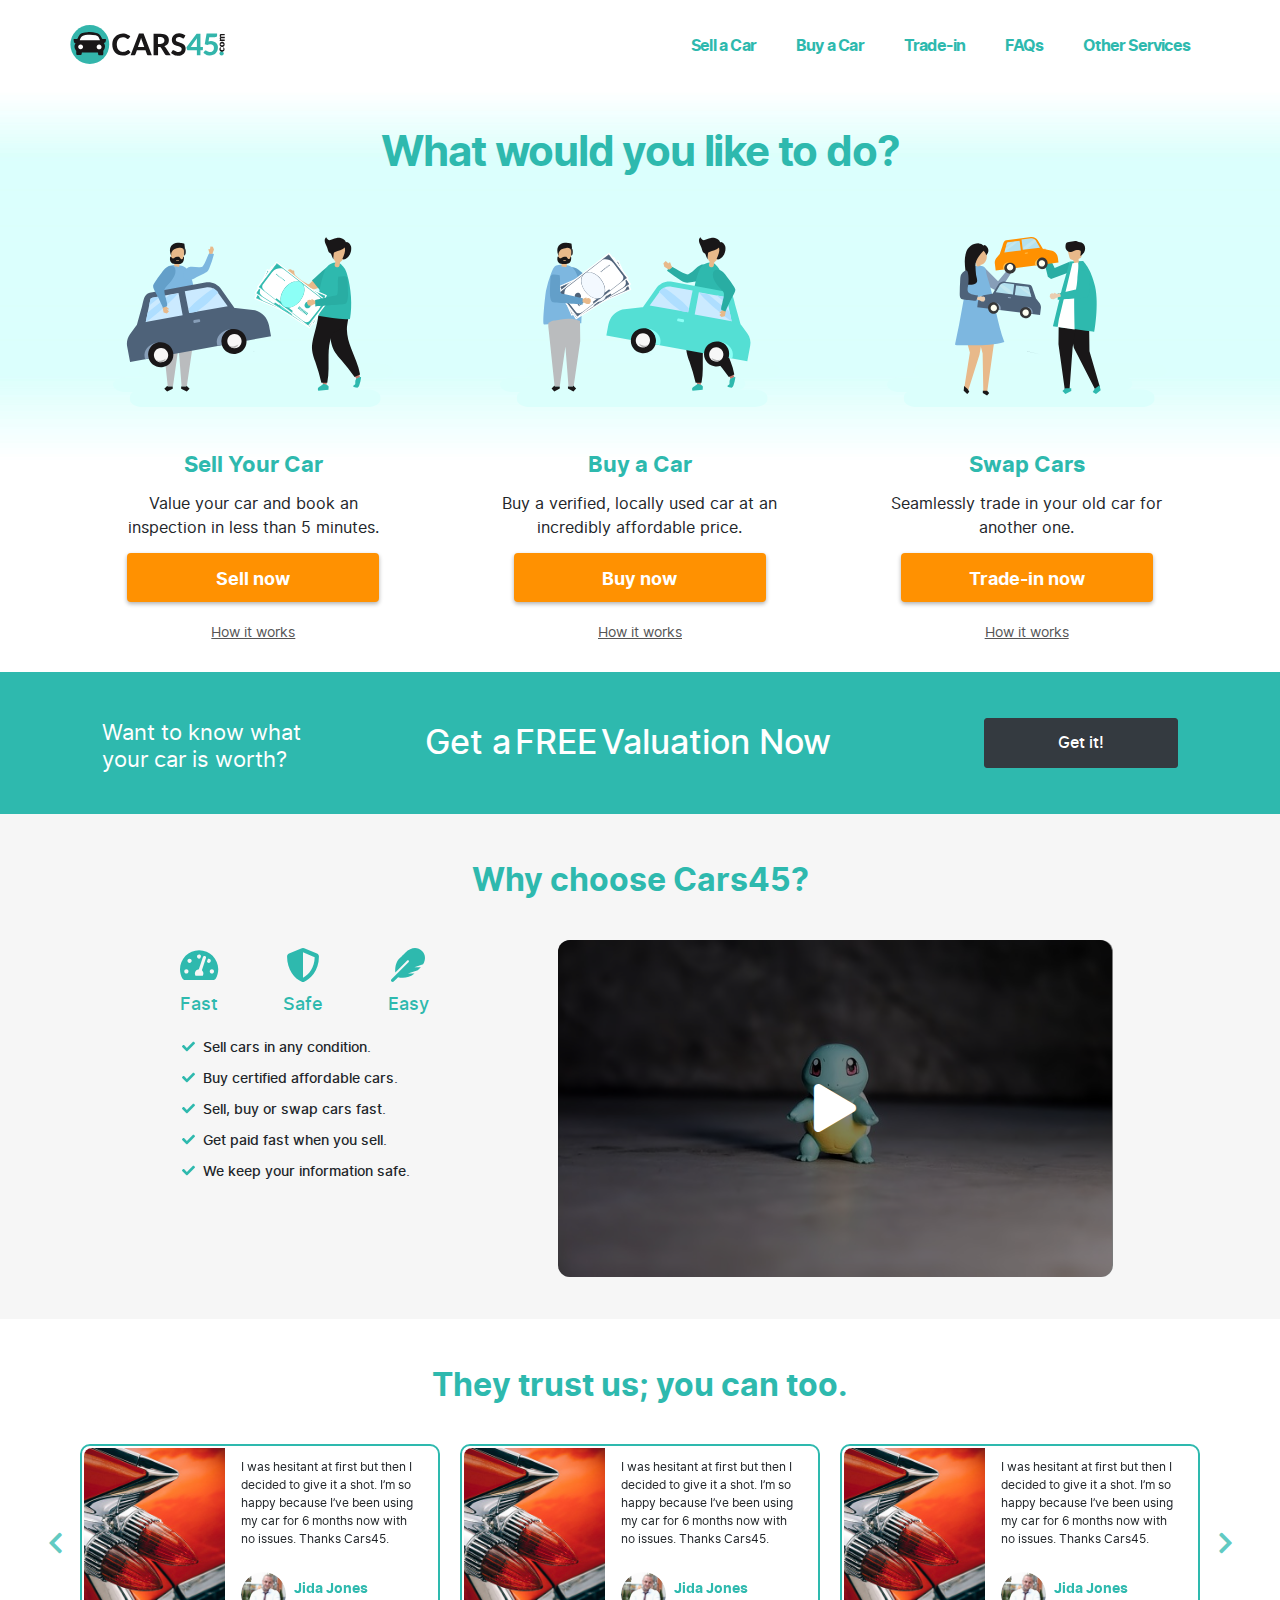
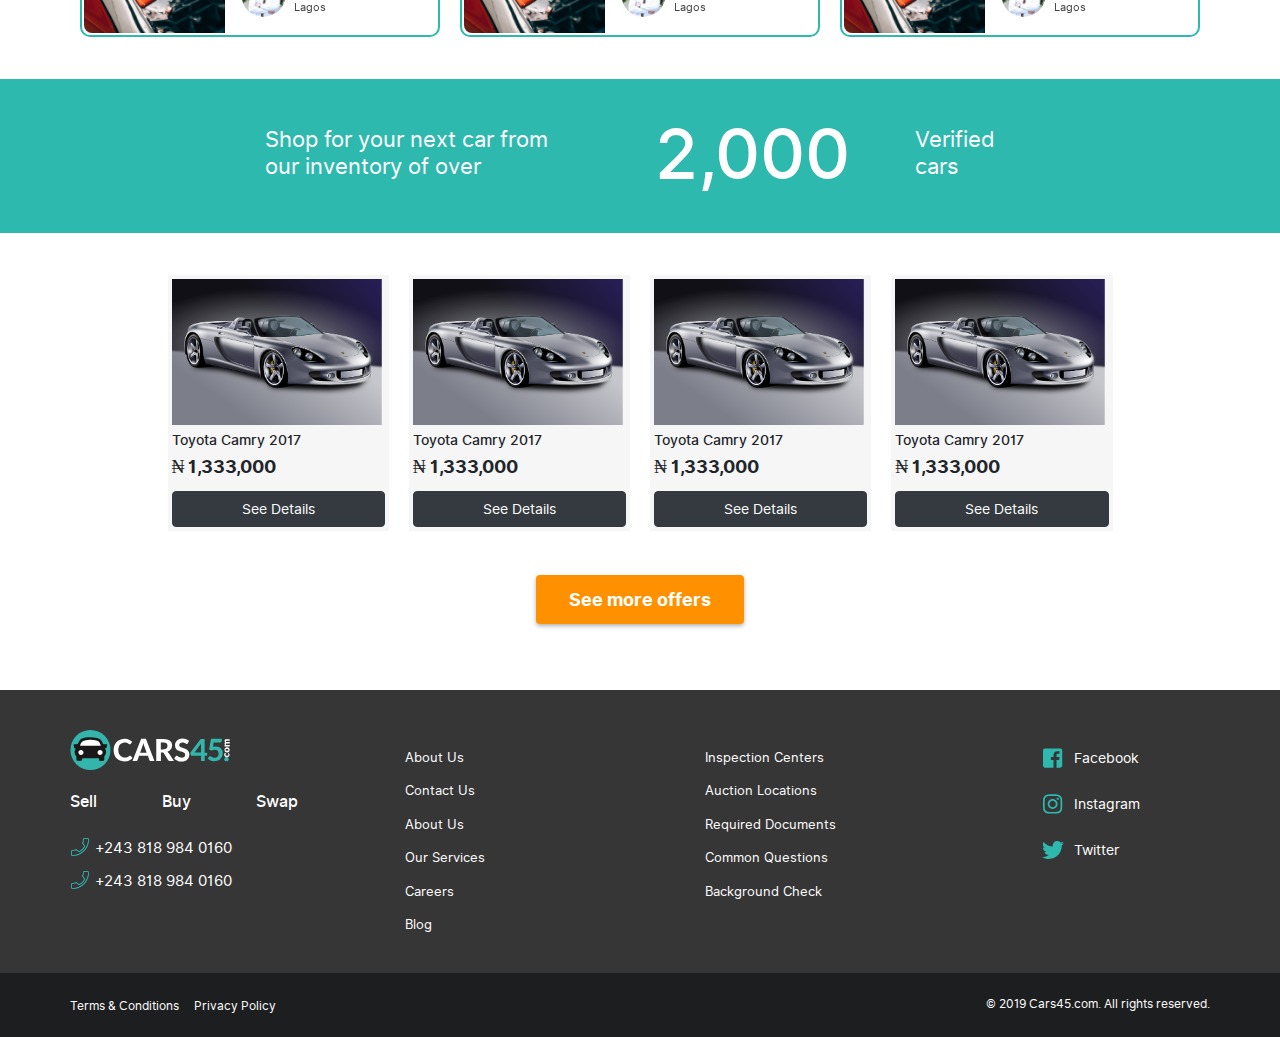
<file: index.html>
<!doctype html>
<html lang="en">
  <head>
    <!-- Required meta tags -->
    <meta charset="utf-8">
    <meta name="viewport" content="width=device-width, initial-scale=1, shrink-to-fit=no">

    <link href="https://fonts.googleapis.com/css?family=Open+Sans" rel="stylesheet">
    <!-- Bootstrap CSS -->
    <link rel="stylesheet" href="assets/css/bootstrap.min.css">
    <!-- Fontawesome -->
    <link rel="stylesheet" href="assets/css/all.min.css">
    <!-- Custom -->
    <link rel="stylesheet" href="assets/css/custom_style.css">
    <link rel="stylesheet" href="assets/css/responsive.css">
    <!-- for Slick -->
    <link rel="stylesheet" type="text/css" href="assets/css/slick.css"/>
    <link rel="stylesheet" type="text/css" href="assets/css/slick-theme.css"/>

    <!-- Favicon -->
    <link rel="apple-touch-icon" sizes="57x57" href="assets/favicon/apple-icon-57x57.png">
    <link rel="apple-touch-icon" sizes="60x60" href="assets/favicon/apple-icon-60x60.png">
    <link rel="apple-touch-icon" sizes="72x72" href="assets/favicon/apple-icon-72x72.png">
    <link rel="apple-touch-icon" sizes="76x76" href="assets/favicon/apple-icon-76x76.png">
    <link rel="apple-touch-icon" sizes="114x114" href="assets/favicon/apple-icon-114x114.png">
    <link rel="apple-touch-icon" sizes="120x120" href="assets/favicon/apple-icon-120x120.png">
    <link rel="apple-touch-icon" sizes="144x144" href="assets/favicon/apple-icon-144x144.png">
    <link rel="apple-touch-icon" sizes="152x152" href="assets/favicon/apple-icon-152x152.png">
    <link rel="apple-touch-icon" sizes="180x180" href="assets/favicon/apple-icon-180x180.png">
    <link rel="icon" type="image/png" sizes="192x192"  href="assets/favicon/android-icon-192x192.png">
    <link rel="icon" type="image/png" sizes="32x32" href="assets/favicon/favicon-32x32.png">
    <link rel="icon" type="image/png" sizes="96x96" href="assets/favicon/favicon-96x96.png">
    <link rel="icon" type="image/png" sizes="16x16" href="assets/favicon/favicon-16x16.png">
    <link rel="manifest" href="assets/favicon/manifest.json">
    <meta name="msapplication-TileColor" content="#ffffff">
    <meta name="msapplication-TileImage" content="assets/favicon/ms-icon-144x144.png">
    <meta name="theme-color" content="#ffffff">

    <title>Cars45 - Index</title>
  </head>
  <body>
    <!-- HEADER -->
    <header class="main_header">
      <div class="container">
        <nav class="navbar navbar-expand-lg">
          <a class="navbar-brand" href="index.html">
            <img src="assets/images/cars-45-logo.svg" alt="Logo" class="img-fluid header_logo">
          </a>
          <button class="navbar-toggler" type="button" data-toggle="collapse" data-target="#navbarCollapse" aria-controls="navbarCollapse" aria-expanded="false" aria-label="Toggle navigation">
            <span class="navbar-toggler-icon"></span>
          </button>
          <div class="collapse navbar-collapse" id="navbarCollapse">
            <ul class="navbar-nav ml-auto">
              <li class="nav-item">
                <a class="nav-link" href="sell-1.html">Sell a Car</a>
              </li>
              <li class="nav-item">
                <a class="nav-link" href="https://carsbazr.ng/" target="_blank">Buy a Car</a>
              </li>
              <li class="nav-item">
                <a class="nav-link" href="swap-1.html">Trade-in</a>
              </li>
              <li class="nav-item">
                <a class="nav-link" href="#">FAQs</a>
              </li>
              <li class="nav-item dropdown">
                <a class="nav-link dropdown-toggle" href="#" id="dropdown03" data-toggle="dropdown" aria-haspopup="true" aria-expanded="false">Other Services</a>
                <div class="dropdown-menu dropdown-menu-right" aria-labelledby="dropdown03">
                  <a class="dropdown-item" href="#">Become a Dealer</a>
                  <a class="dropdown-item" href="#">Refferrals</a>
                  <a class="dropdown-item" href="#">Background Check</a>
                  <a class="dropdown-item" href="#">Vehicle Inspection</a>
                  <a class="dropdown-item" href="#">Corporate Services</a>
                </div>
              </li>
            </ul>
          </div>
        </nav>
      </div>
    </header>
    <!-- /HEADER -->

    <!-- CENTERAL SECTION -->
    <section class="centeral_section home_top_gr centeral_section_mt">
      <section class="centeral_section_gr">
        <div class="container">
          <h1 class="text-center lead_title">
            What would you<br class="d-block d-sm-block d-md-none d-lg-none d-xl-none" /> like to do?
          </h1>
          <!-- COLUMNS FOR DESKTOP (HIDDEN ON MOBILE) -->
          <div class="d-none d-sm-none d-md-block d-lg-block d-xl-block">
            <div class="row main_directive_box_wrap gutter-20">
              <div class="col-md-4">
                <div class="main_directive_box">
                  <figure>
                    <img src="assets/images/sell.svg" alt="Thumb" class="img-fluid dummy_img">
                  </figure>
                  <figcaption>
                    <h4>
                      Sell Your Car
                    </h4>
                    <p>
                      Value your car and book an inspection in less than 5 minutes.
                    </p>
                    <a href="sell-1.html" class="btn btn-orange">
                      Sell now
                    </a>
                    <p>
                      <a href="#" class="how_it_works_link" data-toggle="modal" data-target="#sell_howitworks_Modal">
                          How it works
                        </a>
                    </p>
                  </figcaption>
                </div>
              </div>
              <div class="col-md-4">
                <div class="main_directive_box">
                  <figure>
                    <img src="assets/images/buy.svg" alt="Thumb" class="img-fluid dummy_img">
                  </figure>
                  <figcaption>
                    <h4>
                      Buy a Car
                    </h4>
                    <p>
                      Buy a verified, locally used car at an incredibly affordable price.
                    </p>
                    <a href="https://carsbazr.ng/" target="_blank" class="btn btn-orange">
                      Buy now
                    </a>
                    <p>
                      <a href="#" class="how_it_works_link">
                        How it works
                      </a>
                    </p>
                  </figcaption>
                </div>
              </div>
              <div class="col-md-4">
                <div class="main_directive_box">
                  <figure>
                    <img src="assets/images/swap.svg" alt="Thumb" class="img-fluid dummy_img">
                  </figure>
                  <figcaption>
                    <h4>
                      Swap Cars
                    </h4>
                    <p>
                      Seamlessly trade in your old car for another one.
                    </p>
                    <a href="swap-1.html" class="btn btn-orange">
                      Trade-in now
                    </a>
                    <p>
                      <a href="#" class="how_it_works_link">
                        How it works
                      </a>
                    </p>
                  </figcaption>
                </div>
              </div>
            </div>
          </div>
          <!-- /COLUMNS FOR DESKTOP (HIDDEN ON MOBILE) -->

          <!-- TABS FOR MOBILE (HIDDEN ON DESKTOP) -->
          <div class="d-block d-sm-block d-md-none d-lg-none d-xl-none">
            <div class="home_featured_tabs_wrap">
              <ul class="nav nav-tabs nav-fill justify-content-center" id="myTab" role="tablist">
                <li class="nav-item">
                  <a class="nav-link active" id="home-featured-one-tab" data-toggle="tab" href="#home-featured-one" role="tab" aria-controls="home-featured-one" aria-selected="true">Sell</a>
                </li>
                <li class="nav-item">
                  <a class="nav-link" id="home-featured-two-tab" data-toggle="tab" href="#home-featured-two" role="tab" aria-controls="home-featured-two" aria-selected="false">Buy</a>
                </li>
                <li class="nav-item">
                  <a class="nav-link" id="home-featured-three-tab" data-toggle="tab" href="#home-featured-three" role="tab" aria-controls="home-featured-three" aria-selected="false">Trade-in</a>
                </li>
              </ul>
              <div class="tab-content" id="myTabContent">
                <div class="tab-pane fade show active" id="home-featured-one" role="tabpanel" aria-labelledby="home-featured-one-tab">
                  <div class="main_directive_box">
                    <figure>
                      <img src="assets/images/sell.svg" alt="Thumb" class="img-fluid dummy_img">
                    </figure>
                    <figcaption>
                      <h4>
                        Sell Your Car
                      </h4>
                      <p>
                        Value your car and book an inspection in less than 5 minutes.
                      </p>
                      <a href="sell-1.html" class="btn btn-orange">
                        Sell now
                      </a>
                      <p>
                        <a href="#" class="how_it_works_link" data-toggle="modal" data-target="#sell_howitworks_Modal">
                          How it works
                        </a>
                      </p>
                    </figcaption>
                  </div>
                </div>
                <div class="tab-pane fade" id="home-featured-two" role="tabpanel" aria-labelledby="home-featured-two-tab">
                  <div class="main_directive_box">
                  <figure>
                    <img src="assets/images/buy.svg" alt="Thumb" class="img-fluid dummy_img">
                  </figure>
                  <figcaption>
                    <h4>
                      Buy a Car
                    </h4>
                    <p>
                      Buy a verified, locally used car at an incredibly affordable price.
                    </p>
                    <a href="https://carsbazr.ng/" target="_blank" class="btn btn-orange">
                      Buy now
                    </a>
                    <p>
                      <a href="#" class="how_it_works_link">
                        How it works
                      </a>
                    </p>
                  </figcaption>
                </div>
                </div>
                <div class="tab-pane fade" id="home-featured-three" role="tabpanel" aria-labelledby="home-featured-three-tab">
                  <div class="main_directive_box">
                    <figure>
                      <img src="assets/images/swap.svg" alt="Thumb" class="img-fluid dummy_img">
                    </figure>
                    <figcaption>
                      <h4>
                        Swap Cars
                      </h4>
                      <p>
                        Seamlessly trade in your old car for another one.
                      </p>
                      <a href="swap-1.html" class="btn btn-orange">
                        Trade-in now
                      </a>
                      <p>
                        <a href="#" class="how_it_works_link">
                          How it works
                        </a>
                      </p>
                    </figcaption>
                  </div>
                </div>
              </div>
            </div>
          </div>
          <!-- /TABS FOR MOBILE (HIDDEN ON DESKTOP) -->

        </div>
      </section>

      <section class="free_valuation_slogan">
        <div class="container">
          <div class="clearfix free_valuation_wrap">
            <p>
              Want to know what <br class="d-none d-sm-none d-md-none d-lg-block d-xl-block" /> your car is worth?
            </p>
            <h3>
              Get a <span class="text-uppercase ml-1 mr-1">Free</span> Valuation Now
            </h3>
            <div class="button_side">
              <a href="sell-1.html" class="btn btn-dark btn-block less_radius">
                Get it!
              </a>
            </div>
          </div>
        </div>
      </section><!-- /free_valuation_slogan -->

      <section class="section_light_grey section_padd_fourtwo why_choose_section">
        <div class="container">
          <h2 class="text-center theme_blue mb-fortyfive">
            Why choose Cars45?
          </h2>
          <div class="row">
            <div class="col-md-4 offset-md-1 why_choose_left">
              <ul class="why_choose_list">
                <li>
                  <figure>
                    <i class="fas fa-tachometer-alt"></i>
                  </figure>
                  <figcaption>
                    Fast
                  </figcaption>
                </li>
                <li>
                  <figure>
                    <i class="fas fa-shield-alt"></i>
                  </figure>
                  <figcaption>
                    Safe
                  </figcaption>
                </li>
                <li>
                  <figure>
                    <i class="fas fa-feather"></i>
                  </figure>
                  <figcaption>
                    Easy
                  </figcaption>
                </li>
              </ul>
              <ul class="fa-ul theme_blue_checklist">
                <li><span class="fa-li" ><i class="fas fa-check"></i></span>Sell cars in any condition.</li>
                <li><span class="fa-li"><i class="fas fa-check"></i></span>Buy certified affordable cars.</li>
                <li><span class="fa-li"><i class="fas fa-check"></i></span>Sell, buy or swap cars fast.</li>
                <li><span class="fa-li"><i class="fas fa-check"></i></span>Get paid fast when you sell.</li>
                <li><span class="fa-li"><i class="fas fa-check"></i></span>We keep your information safe.</li>
              </ul>
            </div>
            <div class="col-md-6 why_choose_right">
              <div class="video_wrap">
                <figure class="m-0 cursor_pointer" data-toggle="modal" data-target="#hiw-video-Modal">
                   <img src="assets/images/video-thumb.jpg" alt="Video" class="img-fluid big-rounded">
                </figure>
              </div>
            </div>
          </div>
        </div>
      </section><!-- /section_light_grey -->

      <section class="section_padd_fourtwo why_choose_section">
        <div class="container">
          <h2 class="text-center theme_blue mb-fortyfive">
            They trust us; you can too.
          </h2>
          <!-- TESTIMONIAL SLIDER -->
          <div class="testimonial_slider_wrap clearfix">

            <div class="testimonial_box_wrap">
              <div class="testimonial_box">
                <div class="testimonial_left_side">
                  <figure>
                    <img src="assets/images/car.jpg" alt="Thumb" class="img-fluid">
                  </figure>
                </div>
                <div class="testimonial_right_side">
                  <p>
                    I was hesitant at first but then I decided to give it a shot. I’m so happy because I’ve been using my car for 6 months now with no issues. Thanks Cars45.
                  </p>
                  <div class="testimonial_profile_box">
                    <figure>
                      <img src="assets/images/businessman.jpg" alt="Thumb" class="img-fluid">
                    </figure>
                    <figcaption>
                      Jida Jones
                      <span>
                        Lagos
                      </span>
                    </figcaption>
                  </div>
                </div>
              </div><!-- /testimonial_box -->
            </div><!-- /testimonial_box_wrap -->

            <div class="testimonial_box_wrap">
              <div class="testimonial_box">
                <div class="testimonial_left_side">
                  <figure>
                    <img src="assets/images/car.jpg" alt="Thumb" class="img-fluid">
                  </figure>
                </div>
                <div class="testimonial_right_side">
                  <p>
                    I was hesitant at first but then I decided to give it a shot. I’m so happy because I’ve been using my car for 6 months now with no issues. Thanks Cars45.
                  </p>
                  <div class="testimonial_profile_box">
                    <figure>
                      <img src="assets/images/businessman.jpg" alt="Thumb" class="img-fluid">
                    </figure>
                    <figcaption>
                      Jida Jones
                      <span>
                        Lagos
                      </span>
                    </figcaption>
                  </div>
                </div>
              </div><!-- /testimonial_box -->
            </div><!-- /testimonial_box_wrap -->

            <div class="testimonial_box_wrap">
              <div class="testimonial_box">
                <div class="testimonial_left_side">
                  <figure>
                    <img src="assets/images/car.jpg" alt="Thumb" class="img-fluid">
                  </figure>
                </div>
                <div class="testimonial_right_side">
                  <p>
                    I was hesitant at first but then I decided to give it a shot. I’m so happy because I’ve been using my car for 6 months now with no issues. Thanks Cars45.
                  </p>
                  <div class="testimonial_profile_box">
                    <figure>
                      <img src="assets/images/businessman.jpg" alt="Thumb" class="img-fluid">
                    </figure>
                    <figcaption>
                      Jida Jones
                      <span>
                        Lagos
                      </span>
                    </figcaption>
                  </div>
                </div>
              </div><!-- /testimonial_box -->
            </div><!-- /testimonial_box_wrap -->

            <div class="testimonial_box_wrap">
              <div class="testimonial_box">
                <div class="testimonial_left_side">
                  <figure>
                    <img src="assets/images/car.jpg" alt="Thumb" class="img-fluid">
                  </figure>
                </div>
                <div class="testimonial_right_side">
                  <p>
                    I was hesitant at first but then I decided to give it a shot. I’m so happy because I’ve been using my car for 6 months now with no issues. Thanks Cars45.
                  </p>
                  <div class="testimonial_profile_box">
                    <figure>
                      <img src="assets/images/businessman.jpg" alt="Thumb" class="img-fluid">
                    </figure>
                    <figcaption>
                      Jida Jones
                      <span>
                        Lagos
                      </span>
                    </figcaption>
                  </div>
                </div>
              </div><!-- /testimonial_box -->
            </div><!-- /testimonial_box_wrap -->

            <div class="testimonial_box_wrap">
              <div class="testimonial_box">
                <div class="testimonial_left_side">
                  <figure>
                    <img src="assets/images/car.jpg" alt="Thumb" class="img-fluid">
                  </figure>
                </div>
                <div class="testimonial_right_side">
                  <p>
                    I was hesitant at first but then I decided to give it a shot. I’m so happy because I’ve been using my car for 6 months now with no issues. Thanks Cars45.
                  </p>
                  <div class="testimonial_profile_box">
                    <figure>
                      <img src="assets/images/businessman.jpg" alt="Thumb" class="img-fluid">
                    </figure>
                    <figcaption>
                      Jida Jones
                      <span>
                        Lagos
                      </span>
                    </figcaption>
                  </div>
                </div>
              </div><!-- /testimonial_box -->
            </div><!-- /testimonial_box_wrap -->

          </div>
          <!-- /TESTIMONIAL SLIDER -->
        </div>
      </section> 
      <section class="free_valuation_slogan">
        <div class="container">
          <div class="row">
            <div class="col-lg-8 offset-lg-2">
              <div class="free_valuation_wrap_2 row">
                <div class="col-md-6">
                  <p>
                    Shop for your next car from <br class="d-none d-sm-none d-md-block d-lg-block d-xl-block" />our inventory of over
                  </p>
                </div>
                <div class="col-md-4">
                  <h2>
                    2,000
                  </h2>
                </div>
                <div class="col-md-2">
                  <p>
                    Verified cars
                  </p>
                </div>
              </div>
            </div>
          </div>
        </div>
      </section>

      <section class="section_padd_fourtwo">
        <div class="container">
          <div class="row">
            <div class="col-lg-10 offset-lg-1">
              <div class="row gutter-20">
                <div class="col-6 col-sm-6 col-md-3">
                  <div class="product_box">
                    <figure>
                      <img src="assets/images/car2.png" alt="Thumb" class="img-fluid">
                    </figure>
                    <figcaption>
                      Toyota Camry 2017
                      <span class="price">
                        ₦ 1,333,000
                      </span>
                    </figcaption>
                    <a href="#" class="btn btn-block btn-dark text-capitalize btn-sm mt-2">
                      See details
                    </a>
                  </div>
                </div>
                <div class="col-6 col-sm-6 col-md-3">
                  <div class="product_box">
                    <figure>
                      <img src="assets/images/car2.png" alt="Thumb" class="img-fluid">
                    </figure>
                    <figcaption>
                      Toyota Camry 2017
                      <span class="price">
                        ₦ 1,333,000
                      </span>
                    </figcaption>
                    <a href="#" class="btn btn-block btn-dark text-capitalize btn-sm mt-2">
                      See details
                    </a>
                  </div>
                </div>
                <div class="col-6 col-sm-6 col-md-3">
                  <div class="product_box">
                    <figure>
                      <img src="assets/images/car2.png" alt="Thumb" class="img-fluid">
                    </figure>
                    <figcaption>
                      Toyota Camry 2017
                      <span class="price">
                        ₦ 1,333,000
                      </span>
                    </figcaption>
                    <a href="#" class="btn btn-block btn-dark text-capitalize btn-sm mt-2">
                      See details
                    </a>
                  </div>
                </div>
                <div class="col-6 col-sm-6 col-md-3">
                  <div class="product_box">
                    <figure>
                      <img src="assets/images/car2.png" alt="Thumb" class="img-fluid">
                    </figure>
                    <figcaption>
                      Toyota Camry 2017
                      <span class="price">
                        ₦ 1,333,000
                      </span>
                    </figcaption>
                    <a href="#" class="btn btn-block btn-dark text-capitalize btn-sm mt-2">
                      See details
                    </a>
                  </div>
                </div>
              </div><!-- /row -->
              <div class="text-center mt-4 mb-4">
                <a href="https://carsbazr.ng/" target="_blank" class="btn btn-orange btn-wide pt-2">
                  See more offers
                </a>
              </div>
            </div>
          </div>
        </div>
      </section> 
    </section>
    <!-- /CENTERAL SECTION -->

    <!-- FOOTER -->
    <footer class="main_footer">
      <div class="main_footer_upper">
        <div class="container">
          <div class="clearfix d-flex">
            <div class="footer_col_a">
              <div class="footer_logo">
                <a href="#">
                  <img src="assets/images/cars-45-logo-2.svg" alt="Logo" class="img-fluid">
                </a>
              </div>
              <ul class="footer_tag_list">
                <li>
                  sell
                </li>
                <li>
                  buy
                </li>
                <li>
                  swap
                </li>
              </ul>
              <ul class="fa-ul footer_phone_list">
                <li>
                    <a href="#">
                    <span class="fa-li" >
                      <img src="assets/images/phone.png" alt="Phone" class="img-fluid">
                    </span>
                  +243 818 984 0160
                  </a>
                </li>
                <li>
                    <a href="#">
                    <span class="fa-li" ><img src="assets/images/phone.png" alt="Phone" class="img-fluid"></span>+243 818 984 0160
                  </a>
                </li>
              </ul>
            </div>
            <div class="footer_col_b">
              <ul class="footer_links_list">
                <li>
                  <a href="#">
                    about us
                  </a>
                </li>
                <li>
                  <a href="#">
                    contact us
                  </a>
                </li>
                <li>
                  <a href="#">
                    about us
                  </a>
                </li>
                <li>
                  <a href="#">
                    our services
                  </a>
                </li>
                <li>
                  <a href="#">
                    careers
                  </a>
                </li>
                <li>
                  <a href="#">
                    blog
                  </a>
                </li>
                <li>
                  <a href="#">
                    inspection centers
                  </a>
                </li>
                <li>
                  <a href="#">
                    auction locations
                  </a>
                </li>
                <li>
                  <a href="#">
                    required documents
                  </a>
                </li>
                <li>
                  <a href="#">
                    common questions
                  </a>
                </li>
                <li>
                  <a href="#">
                    background check
                  </a>
                </li>
              </ul>
            </div>
            <div class="footer_col_c">
              <ul class="fa-ul footer_social_links_list">
                <li>
                  <a href="#">
                    <span class="fa-li" ><i class="fab fa-facebook-square"></i></span>Facebook
                  </a>
                </li>
                <li>
                  <a href="#">
                    <span class="fa-li" ><i class="fab fa-instagram"></i></span>Instagram
                  </a>
                </li>
                <li>
                  <a href="#">
                    <span class="fa-li" ><i class="fab fa-twitter"></i></span>Twitter
                  </a>
                </li>
              </ul>
            </div>
          </div>
        </div>
      </div><!-- /main_footer_upper -->
      <div class="main_footer_lower">
        <div class="container">
          <div class="row">
            <div class="col-md-6">
              <ul class="terms_list">
                <li>
                  <a href="#">
                    Terms & Conditions
                  </a>
                </li>
                <li>
                  <a href="#">
                    Privacy Policy
                  </a>
                </li>
              </ul>
            </div>
            <div class="col-md-6">
              <p class="copyrights">
                © 2019 Cars45.com. All rights reserved.
              </p>
            </div>
          </div>
        </div>
      </div><!-- /main_footer_lower -->
    </footer>
    <!-- /FOOTER -->




    <!-- Modal -->
    <div class="modal fade video_modal" id="hiw-video-Modal" tabindex="-1" role="dialog" aria-labelledby="exampleModalLabel" aria-hidden="true">
      <div class="modal-dialog modal-dialog-centered" role="document">
        <div class="modal-content">
            <button type="button" class="close" data-dismiss="modal" aria-label="Close">
              <span aria-hidden="true"><i class="fas fa-times-circle"></i></span>
            </button>
          <div class="modal-body">
            <iframe width="560" height="315" src="https://www.youtube.com/embed/07d2dXHYb94" frameborder="0" allow="accelerometer; autoplay; encrypted-media; gyroscope; picture-in-picture" allowfullscreen></iframe>
          </div>
        </div>
      </div>
    </div>

<!-- Thank you Modal -->
<div class="modal fade thankyou_modal" id="sell_howitworks_Modal" tabindex="-1" role="dialog" aria-labelledby="howitworks-ModalLabel" aria-hidden="true">
  <div class="modal-dialog modal-lg" role="document">
    <div class="modal-content">
        <button type="button" class="close" data-dismiss="modal" aria-label="Close">
          <span aria-hidden="true"><i class="fas fa-times"></i></span>
        </button>
      <div class="modal-body">
        <div class="text-center">
          <h3 class="text-40">
            We buy your car and pay you intstantly
          </h3>          
          <p class="mb-3 text-22 l-spacing-n-1">
            You just need to to follow these simple steps
          </p>
          <h4 class="interbold text-30 mb-3">
            <span class="theme_blue">Step 1 -</span> value your car
          </h4>
          <p class="text-18">
            Our car valuation tool is free, easy to use, and gives you an instant quote. Our price guarantee ensures that you get the price we quote online which is usually “same range” with the current market value of your car (if in top condition). The valuation is valid for 7 days only.
          </p>
          <h4 class="interbold text-30 mb-3">
            <span class="theme_blue">Step 2 -</span> Schedule an inspection
          </h4>
          <p class="text-18">
            Once you’ve booked an appointment using the free evaluation form, booked, our agents will give you a call to confirm and direct you to our centre closest to you. Our inspection centers are open Mondays to Fridays from 8 am to 5 pm and on Saturdays from 10 am to 5 pm. During the Inspection, our trained Auto experts check the status of your vehicle. This ranges from Electricals, Suspension, Previous Body Works, Tires, Engine Status, Air Conditioner, Gear, Interior etc.
          </p>
          <h4 class="interbold text-30 mb-3">
            <span class="theme_blue">Step 3 -</span> Get Paid!
          </h4>
          <p class="text-18">
            Once inspection is completed and a price is agreed to, we pay in as little as 45 minutes directly to your bank account. Our model is fast and  free of delays
          </p>
        </div><!-- /text-center -->
        <div class="text-center mt-4">
          <a href="sell-1.html" class="btn btn-orange pt-2 btn-300">
            Get started
          </a>
        </div>
      </div>
    </div>
  </div>
</div>


    <!-- Optional JavaScript -->
    <!-- jQuery first, then Popper.js, then Bootstrap JS -->
    <!-- <script src="assets/js/jquery-3.3.1.slim.min.js"></script> -->
    <script type="text/javascript" src="https://code.jquery.com/jquery-1.12.4.min.js"></script>
    <script src="assets/js/popper.min.js"></script>
    <script src="assets/js/bootstrap.min.js"></script>
    <script defer src="assets/js/all.min.js"></script>
    <script type="text/javascript" src="assets/js/slick.js"></script>
    <script defer src="assets/js/custom_scripts.js"></script>
  </body>
</html>
</file>
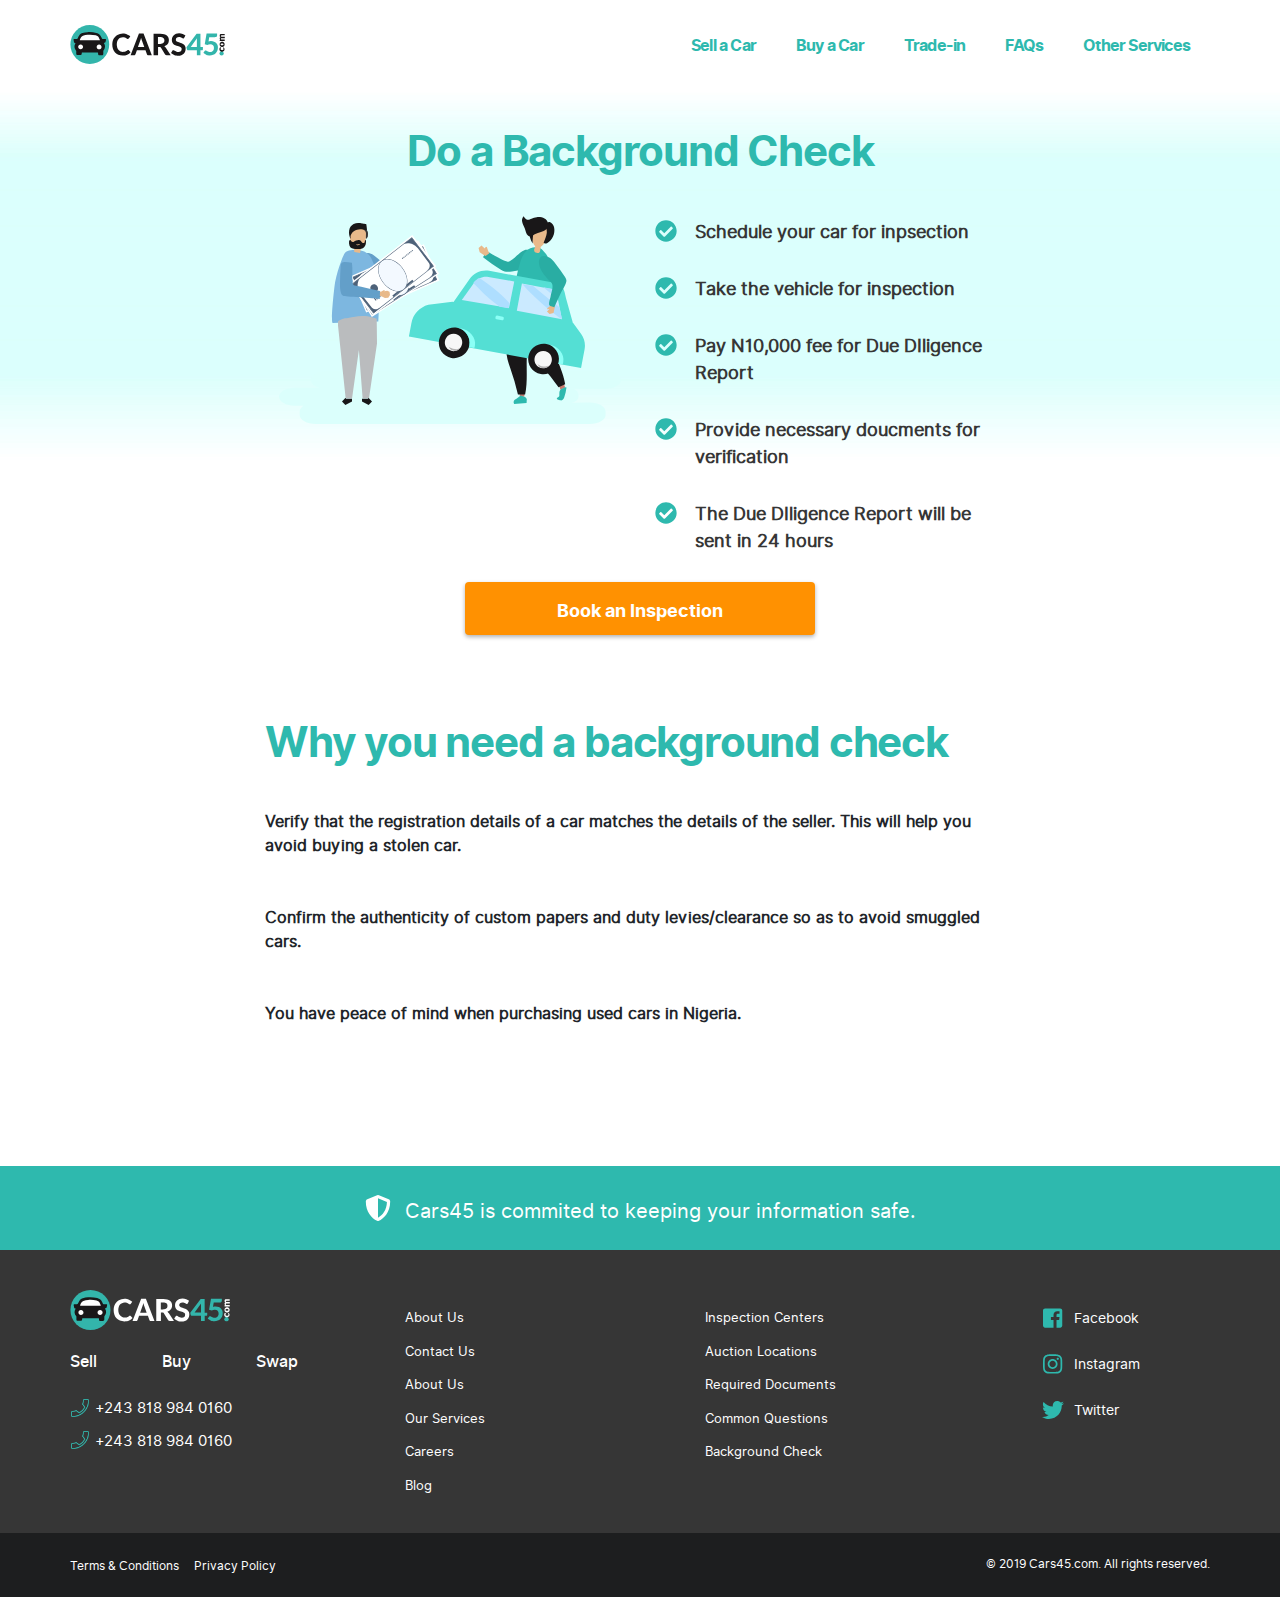
<file: background-check.html>
<!doctype html>
<html lang="en">
  <head>
    <!-- Required meta tags -->
    <meta charset="utf-8">
    <meta name="viewport" content="width=device-width, initial-scale=1, shrink-to-fit=no">

    <link href="https://fonts.googleapis.com/css?family=Open+Sans" rel="stylesheet">
    <!-- Bootstrap CSS -->
    <link rel="stylesheet" href="assets/css/bootstrap.min.css">
    <!-- Fontawesome -->
    <link rel="stylesheet" href="assets/css/all.min.css">
    <!-- Custom -->
    <link rel="stylesheet" href="assets/css/custom_style.css">
    <link rel="stylesheet" href="assets/css/responsive.css">
    <!-- for Slick -->
    <link rel="stylesheet" type="text/css" href="assets/css/slick.css"/>
    <link rel="stylesheet" type="text/css" href="assets/css/slick-theme.css"/>

    <!-- Favicon -->
    <link rel="apple-touch-icon" sizes="57x57" href="assets/favicon/apple-icon-57x57.png">
    <link rel="apple-touch-icon" sizes="60x60" href="assets/favicon/apple-icon-60x60.png">
    <link rel="apple-touch-icon" sizes="72x72" href="assets/favicon/apple-icon-72x72.png">
    <link rel="apple-touch-icon" sizes="76x76" href="assets/favicon/apple-icon-76x76.png">
    <link rel="apple-touch-icon" sizes="114x114" href="assets/favicon/apple-icon-114x114.png">
    <link rel="apple-touch-icon" sizes="120x120" href="assets/favicon/apple-icon-120x120.png">
    <link rel="apple-touch-icon" sizes="144x144" href="assets/favicon/apple-icon-144x144.png">
    <link rel="apple-touch-icon" sizes="152x152" href="assets/favicon/apple-icon-152x152.png">
    <link rel="apple-touch-icon" sizes="180x180" href="assets/favicon/apple-icon-180x180.png">
    <link rel="icon" type="image/png" sizes="192x192"  href="assets/favicon/android-icon-192x192.png">
    <link rel="icon" type="image/png" sizes="32x32" href="assets/favicon/favicon-32x32.png">
    <link rel="icon" type="image/png" sizes="96x96" href="assets/favicon/favicon-96x96.png">
    <link rel="icon" type="image/png" sizes="16x16" href="assets/favicon/favicon-16x16.png">
    <link rel="manifest" href="assets/favicon/manifest.json">
    <meta name="msapplication-TileColor" content="#ffffff">
    <meta name="msapplication-TileImage" content="assets/favicon/ms-icon-144x144.png">
    <meta name="theme-color" content="#ffffff">

    <title>Cars45 - Background Check</title>
  </head>
  <body>
    <!-- HEADER -->
    <header class="main_header">
      <div class="container">
        <nav class="navbar navbar-expand-lg">
          <a class="navbar-brand" href="index.html">
            <img src="assets/images/cars-45-logo.svg" alt="Logo" class="img-fluid header_logo">
          </a>
          <button class="navbar-toggler" type="button" data-toggle="collapse" data-target="#navbarCollapse" aria-controls="navbarCollapse" aria-expanded="false" aria-label="Toggle navigation">
            <span class="navbar-toggler-icon"></span>
          </button>
          <div class="collapse navbar-collapse" id="navbarCollapse">
            <ul class="navbar-nav ml-auto">
              <li class="nav-item">
                <a class="nav-link" href="sell-1.html">Sell a Car</a>
              </li>
              <li class="nav-item">
                <a class="nav-link" href="https://carsbazr.ng/" target="_blank">Buy a Car</a>
              </li>
              <li class="nav-item">
                <a class="nav-link" href="swap-1.html">Trade-in</a>
              </li>
              <li class="nav-item">
                <a class="nav-link" href="#">FAQs</a>
              </li>
              <li class="nav-item dropdown">
                <a class="nav-link dropdown-toggle" href="#" id="dropdown03" data-toggle="dropdown" aria-haspopup="true" aria-expanded="false">Other Services</a>
                <div class="dropdown-menu dropdown-menu-right" aria-labelledby="dropdown03">
                  <a class="dropdown-item" href="#">Become a Dealer</a>
                  <a class="dropdown-item" href="#">Referrals</a>
                  <a class="dropdown-item" href="#">Background Check</a>
                  <a class="dropdown-item" href="#">Vehicle Inspection</a>
                  <a class="dropdown-item" href="#">Corporate Services</a>
                </div>
              </li>
            </ul>
          </div>
        </nav>
      </div>
    </header>
    <!-- /HEADER -->

    <!-- CENTERAL SECTION -->
    <section class="centeral_section home_top_gr centeral_section_mt">
      <section class="centeral_section_gr">
        <div class="container">
          <div class="section_spacer_eighty">
          <h1 class="text-center lead_title">
            Do a Background Check
          </h1>

          <div class="col-xl-8 offset-xl-2">
            <div class="row">
              <div class="col-lg-6">
                <figure class="text-center">
                  <img src="assets/images/buy.svg" alt="Thumb" class="img-fluid dummy_img">
                </figure>
              </div>
              <div class="col-lg-6">
                <ul class="bg_checklist">
                  <li class="clearfix">
                    <figure>
                      <i class="fas fa-check-circle"></i>
                    </figure>
                    <span>
                      Schedule your car for inpsection
                    </span>
                  </li>
                  <li class="clearfix">
                    <figure>
                      <i class="fas fa-check-circle"></i>
                    </figure>
                    <span>
                      Take the vehicle for inspection
                    </span>
                  </li>
                  <li class="clearfix">
                    <figure>
                      <i class="fas fa-check-circle"></i>
                    </figure>
                    <span>
                      Pay N10,000 fee for Due DIligence Report
                    </span>
                  </li>
                  <li class="clearfix">
                    <figure>
                      <i class="fas fa-check-circle"></i>
                    </figure>
                    <span>
                      Provide necessary doucments for verification
                    </span>
                  </li>
                  <li class="clearfix">
                    <figure>
                      <i class="fas fa-check-circle"></i>
                    </figure>
                    <span>
                      The Due DIligence Report will be sent in 24 hours
                    </span>
                  </li>
                </ul>
              </div>
            </div><!-- /row -->
            <div class="row">
              <div class="col-md-6 offset-md-3">
                <a href="#" class="btn btn-orange btn-block">
                  Book an Inspection
                </a>
              </div>
            </div>
          </div>
        </div><!-- /section_spacer_eighty -->


        <div class="section_spacer_eighty">
          <div class="row">
            <div class="col-xl-8 offset-xl-2">
              <h1 class="lead_title text-center text-sm-center text-md-left text-lg-left text-xl-left">
                Why you need a background check
              </h1>
              <p class="font-weight-bold mb-5">
                Verify that the registration details of a car matches the details of the seller. This will help you avoid buying a stolen car.
              </p>
              <p class="font-weight-bold mb-5">
                Confirm the authenticity of custom papers and duty levies/clearance so as to avoid smuggled cars.
              </p>
              <p class="font-weight-bold mb-5">
                You have peace of mind when purchasing used cars in Nigeria.
              </p>
            </div>
          </div>          
        </div><!-- /section_spacer_eighty -->

        



        </div>
      </section>

      <section class="commetment_slogan">
        <div class="container">
         <i class="fas fa-shield-alt mr-2"></i> Cars45 is commited to keeping your information safe.
        </div>
      </section>


    </section>
    <!-- /CENTERAL SECTION -->

    <!-- FOOTER -->
    <footer class="main_footer">
      <div class="main_footer_upper">
        <div class="container">
          <div class="clearfix d-flex">
            <div class="footer_col_a">
              <div class="footer_logo">
                <a href="#">
                  <img src="assets/images/cars-45-logo-2.svg" alt="Logo" class="img-fluid">
                </a>
              </div>
              <ul class="footer_tag_list">
                <li>
                  sell
                </li>
                <li>
                  buy
                </li>
                <li>
                  swap
                </li>
              </ul>
              <ul class="fa-ul footer_phone_list">
                <li>
                    <a href="#">
                    <span class="fa-li" >
                      <img src="assets/images/phone.png" alt="Phone" class="img-fluid">
                    </span>
                  +243 818 984 0160
                  </a>
                </li>
                <li>
                    <a href="#">
                    <span class="fa-li" ><img src="assets/images/phone.png" alt="Phone" class="img-fluid"></span>+243 818 984 0160
                  </a>
                </li>
              </ul>
            </div>
            <div class="footer_col_b">
              <ul class="footer_links_list">
                <li>
                  <a href="#">
                    about us
                  </a>
                </li>
                <li>
                  <a href="#">
                    contact us
                  </a>
                </li>
                <li>
                  <a href="#">
                    about us
                  </a>
                </li>
                <li>
                  <a href="#">
                    our services
                  </a>
                </li>
                <li>
                  <a href="#">
                    careers
                  </a>
                </li>
                <li>
                  <a href="#">
                    blog
                  </a>
                </li>
                <li>
                  <a href="#">
                    inspection centers
                  </a>
                </li>
                <li>
                  <a href="#">
                    auction locations
                  </a>
                </li>
                <li>
                  <a href="#">
                    required documents
                  </a>
                </li>
                <li>
                  <a href="#">
                    common questions
                  </a>
                </li>
                <li>
                  <a href="#">
                    background check
                  </a>
                </li>
              </ul>
            </div>
            <div class="footer_col_c">
              <ul class="fa-ul footer_social_links_list">
                <li>
                  <a href="#">
                    <span class="fa-li" ><i class="fab fa-facebook-square"></i></span>Facebook
                  </a>
                </li>
                <li>
                  <a href="#">
                    <span class="fa-li" ><i class="fab fa-instagram"></i></span>Instagram
                  </a>
                </li>
                <li>
                  <a href="#">
                    <span class="fa-li" ><i class="fab fa-twitter"></i></span>Twitter
                  </a>
                </li>
              </ul>
            </div>
          </div>
        </div>
      </div><!-- /main_footer_upper -->
      <div class="main_footer_lower">
        <div class="container">
          <div class="row">
            <div class="col-md-6">
              <ul class="terms_list">
                <li>
                  <a href="#">
                    Terms & Conditions
                  </a>
                </li>
                <li>
                  <a href="#">
                    Privacy Policy
                  </a>
                </li>
              </ul>
            </div>
            <div class="col-md-6">
              <p class="copyrights">
                © 2019 Cars45.com. All rights reserved.
              </p>
            </div>
          </div>
        </div>
      </div><!-- /main_footer_lower -->
    </footer>
    <!-- /FOOTER -->




    <!-- Modal -->
    <div class="modal fade video_modal" id="hiw-video-Modal" tabindex="-1" role="dialog" aria-labelledby="exampleModalLabel" aria-hidden="true">
      <div class="modal-dialog modal-dialog-centered" role="document">
        <div class="modal-content">
            <button type="button" class="close" data-dismiss="modal" aria-label="Close">
              <span aria-hidden="true"><i class="fas fa-times-circle"></i></span>
            </button>
          <div class="modal-body">
            <iframe width="560" height="315" src="https://www.youtube.com/embed/07d2dXHYb94" frameborder="0" allow="accelerometer; autoplay; encrypted-media; gyroscope; picture-in-picture" allowfullscreen></iframe>
          </div>
        </div>
      </div>
    </div>

<!-- Thank you Modal -->
<div class="modal fade thankyou_modal" id="sell_howitworks_Modal" tabindex="-1" role="dialog" aria-labelledby="howitworks-ModalLabel" aria-hidden="true">
  <div class="modal-dialog modal-lg" role="document">
    <div class="modal-content">
        <button type="button" class="close" data-dismiss="modal" aria-label="Close">
          <span aria-hidden="true"><i class="fas fa-times"></i></span>
        </button>
      <div class="modal-body">
        <div class="text-center">
          <h3 class="text-40">
            We buy your car and pay you intstantly
          </h3>          
          <p class="mb-3 text-22 l-spacing-n-1">
            You just need to to follow these simple steps
          </p>
          <h4 class="interbold text-30 mb-3">
            <span class="theme_blue">Step 1 -</span> value your car
          </h4>
          <p class="text-18">
            Our car valuation tool is free, easy to use, and gives you an instant quote. Our price guarantee ensures that you get the price we quote online which is usually “same range” with the current market value of your car (if in top condition). The valuation is valid for 7 days only.
          </p>
          <h4 class="interbold text-30 mb-3">
            <span class="theme_blue">Step 2 -</span> Schedule an inspection
          </h4>
          <p class="text-18">
            Once you’ve booked an appointment using the free evaluation form, booked, our agents will give you a call to confirm and direct you to our centre closest to you. Our inspection centers are open Mondays to Fridays from 8 am to 5 pm and on Saturdays from 10 am to 5 pm. During the Inspection, our trained Auto experts check the status of your vehicle. This ranges from Electricals, Suspension, Previous Body Works, Tires, Engine Status, Air Conditioner, Gear, Interior etc.
          </p>
          <h4 class="interbold text-30 mb-3">
            <span class="theme_blue">Step 3 -</span> Get Paid!
          </h4>
          <p class="text-18">
            Once inspection is completed and a price is agreed to, we pay in as little as 45 minutes directly to your bank account. Our model is fast and  free of delays
          </p>
        </div><!-- /text-center -->
        <div class="text-center mt-4">
          <a href="sell-1.html" class="btn btn-orange pt-2 btn-300">
            Get started
          </a>
        </div>
      </div>
    </div>
  </div>
</div>


    <!-- Optional JavaScript -->
    <!-- jQuery first, then Popper.js, then Bootstrap JS -->
    <!-- <script src="assets/js/jquery-3.3.1.slim.min.js"></script> -->
    <script type="text/javascript" src="https://code.jquery.com/jquery-1.12.4.min.js"></script>
    <script src="assets/js/popper.min.js"></script>
    <script src="assets/js/bootstrap.min.js"></script>
    <script defer src="assets/js/all.min.js"></script>
    <script type="text/javascript" src="assets/js/slick.js"></script>
    <script defer src="assets/js/custom_scripts.js"></script>
  </body>
</html>
</file>
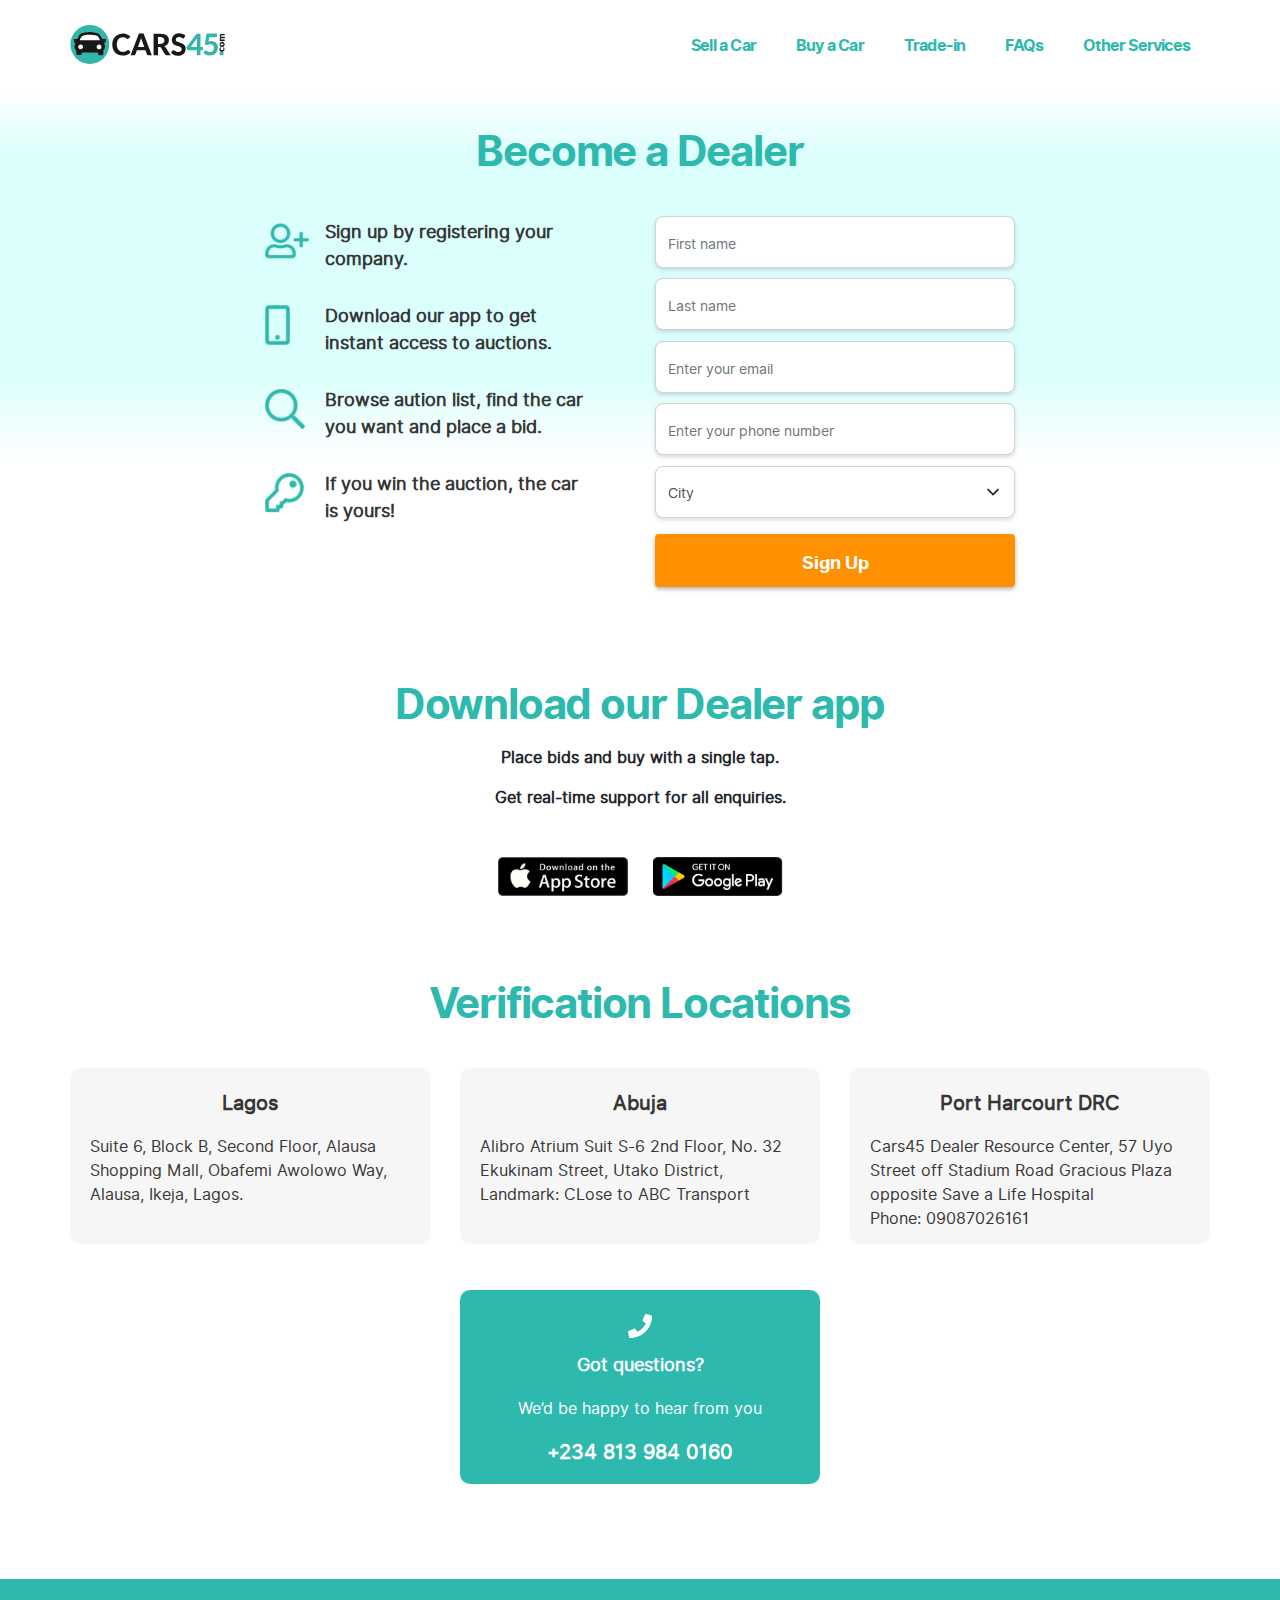
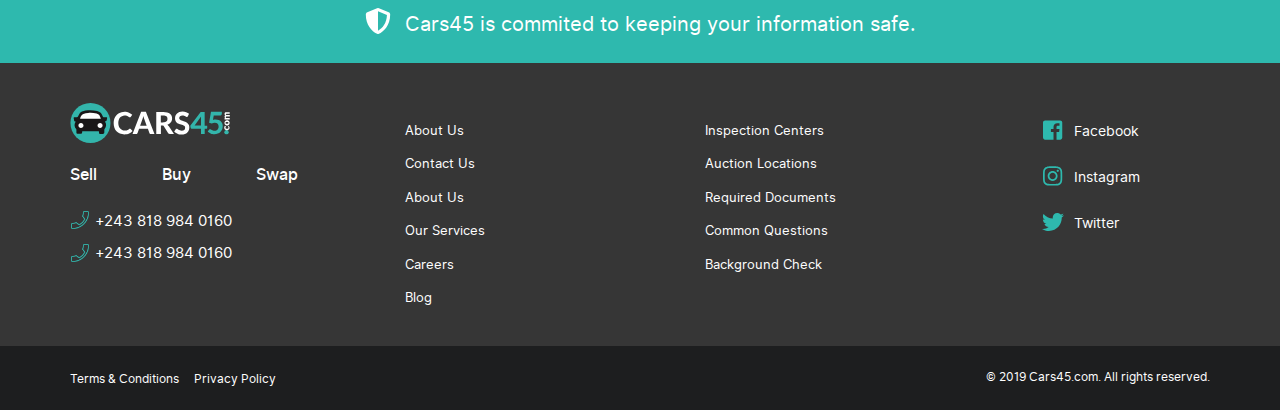
<file: become-a-dealer.html>
<!doctype html>
<html lang="en">
  <head>
    <!-- Required meta tags -->
    <meta charset="utf-8">
    <meta name="viewport" content="width=device-width, initial-scale=1, shrink-to-fit=no">

    <link href="https://fonts.googleapis.com/css?family=Open+Sans" rel="stylesheet">
    <!-- Bootstrap CSS -->
    <link rel="stylesheet" href="assets/css/bootstrap.min.css">
    <!-- Fontawesome -->
    <link rel="stylesheet" href="assets/css/all.min.css">
    <!-- Custom -->
    <link rel="stylesheet" href="assets/css/custom_style.css">
    <link rel="stylesheet" href="assets/css/responsive.css">
    <!-- for Slick -->
    <link rel="stylesheet" type="text/css" href="assets/css/slick.css"/>
    <link rel="stylesheet" type="text/css" href="assets/css/slick-theme.css"/>

    <!-- Favicon -->
    <link rel="apple-touch-icon" sizes="57x57" href="assets/favicon/apple-icon-57x57.png">
    <link rel="apple-touch-icon" sizes="60x60" href="assets/favicon/apple-icon-60x60.png">
    <link rel="apple-touch-icon" sizes="72x72" href="assets/favicon/apple-icon-72x72.png">
    <link rel="apple-touch-icon" sizes="76x76" href="assets/favicon/apple-icon-76x76.png">
    <link rel="apple-touch-icon" sizes="114x114" href="assets/favicon/apple-icon-114x114.png">
    <link rel="apple-touch-icon" sizes="120x120" href="assets/favicon/apple-icon-120x120.png">
    <link rel="apple-touch-icon" sizes="144x144" href="assets/favicon/apple-icon-144x144.png">
    <link rel="apple-touch-icon" sizes="152x152" href="assets/favicon/apple-icon-152x152.png">
    <link rel="apple-touch-icon" sizes="180x180" href="assets/favicon/apple-icon-180x180.png">
    <link rel="icon" type="image/png" sizes="192x192"  href="assets/favicon/android-icon-192x192.png">
    <link rel="icon" type="image/png" sizes="32x32" href="assets/favicon/favicon-32x32.png">
    <link rel="icon" type="image/png" sizes="96x96" href="assets/favicon/favicon-96x96.png">
    <link rel="icon" type="image/png" sizes="16x16" href="assets/favicon/favicon-16x16.png">
    <link rel="manifest" href="assets/favicon/manifest.json">
    <meta name="msapplication-TileColor" content="#ffffff">
    <meta name="msapplication-TileImage" content="assets/favicon/ms-icon-144x144.png">
    <meta name="theme-color" content="#ffffff">

    <title>Cars45 - Become a Dealer</title>
  </head>
  <body>
    <!-- HEADER -->
    <header class="main_header">
      <div class="container">
        <nav class="navbar navbar-expand-lg">
          <a class="navbar-brand" href="index.html">
            <img src="assets/images/cars-45-logo.svg" alt="Logo" class="img-fluid header_logo">
          </a>
          <button class="navbar-toggler" type="button" data-toggle="collapse" data-target="#navbarCollapse" aria-controls="navbarCollapse" aria-expanded="false" aria-label="Toggle navigation">
            <span class="navbar-toggler-icon"></span>
          </button>
          <div class="collapse navbar-collapse" id="navbarCollapse">
            <ul class="navbar-nav ml-auto">
              <li class="nav-item">
                <a class="nav-link" href="sell-1.html">Sell a Car</a>
              </li>
              <li class="nav-item">
                <a class="nav-link" href="https://carsbazr.ng/" target="_blank">Buy a Car</a>
              </li>
              <li class="nav-item">
                <a class="nav-link" href="swap-1.html">Trade-in</a>
              </li>
              <li class="nav-item">
                <a class="nav-link" href="#">FAQs</a>
              </li>
              <li class="nav-item dropdown">
                <a class="nav-link dropdown-toggle" href="#" id="dropdown03" data-toggle="dropdown" aria-haspopup="true" aria-expanded="false">Other Services</a>
                <div class="dropdown-menu dropdown-menu-right" aria-labelledby="dropdown03">
                  <a class="dropdown-item" href="#">Become a Dealer</a>
                  <a class="dropdown-item" href="#">Referrals</a>
                  <a class="dropdown-item" href="#">Background Check</a>
                  <a class="dropdown-item" href="#">Vehicle Inspection</a>
                  <a class="dropdown-item" href="#">Corporate Services</a>
                </div>
              </li>
            </ul>
          </div>
        </nav>
      </div>
    </header>
    <!-- /HEADER -->

    <!-- CENTERAL SECTION -->
    <section class="centeral_section home_top_gr centeral_section_mt">
      <section class="centeral_section_gr">
        <div class="container">
          <h1 class="text-center lead_title">
            Become a Dealer
          </h1>
          
          <div class="row">
            <div class="col-xl-8 offset-xl-2">
              <div class="section_spacer_eighty">
                <div class="row">
                  <div class="col-lg-6">
                    <ul class="dealer_list">
                      <li class="clearfix">
                        <figure>
                          <img src="assets/images/dealer_list_icon_1.png" alt="Thumb" class="img-fluid">
                        </figure>
                        <span>
                          Sign up by registering your <br class="d-none d-sm-none d-md-none d-lg-block d-xl-block" />company.
                        </span>
                      </li>
                      <li class="clearfix">
                        <figure>
                          <img src="assets/images/dealer_list_icon_2.png" alt="Thumb" class="img-fluid">
                        </figure>
                        <span>
                          Download our app to get <br class="d-none d-sm-none d-md-none d-lg-block d-xl-block" />instant access to auctions.
                        </span>
                      </li>
                      <li class="clearfix">
                        <figure>
                          <img src="assets/images/dealer_list_icon_3.png" alt="Thumb" class="img-fluid">
                        </figure>
                        <span>
                          Browse aution list, find the car<br class="d-none d-sm-none d-md-none d-lg-block d-xl-block" /> you want and place a bid.
                        </span>
                      </li>
                      <li class="clearfix">
                        <figure>
                          <img src="assets/images/dealer_list_icon_4.png" alt="Thumb" class="img-fluid">
                        </figure>
                        <span>
                          If you win the auction, the car <br class="d-none d-sm-none d-md-none d-lg-block d-xl-block" />is yours!
                        </span>
                      </li>
                    </ul>
                  </div>
                  <div class="col-lg-6">
                    <form>
                      <div class="form-group">
                        <input type="text" name="" class="form-control" placeholder="First name">
                      </div>
                      <div class="form-group">
                        <input type="text" name="" class="form-control" placeholder="Last name">
                      </div>
                      <div class="form-group">
                        <input type="email" name="" class="form-control" placeholder="Enter your email">
                      </div>
                      <div class="form-group">
                        <input type="text" name="" class="form-control" placeholder="Enter your phone number">
                      </div>
                      <div class="form-group">
                        <select class="form-control">
                          <option>City</option>
                        </select>
                      </div>
                      <div class="form-group">
                        <input type="submit" name="" value="Sign Up" class="btn btn-orange btn-block mt-3">
                      </div>
                    </form>
                  </div>
                </div>
              </div><!-- /section_spacer_eighty -->
              <div class="section_spacer_eighty">
                <h1 class="lead_title text-center mb-4">
                  Download our Dealer app
                </h1>
                <p class="text-center font-weight-bold">
                  Place bids and buy with a single tap.
                </p>
                <p class="text-center font-weight-bold">
                  Get real-time support for all enquiries.
                </p>
                <ul class="appstore_btns">
                  <li>
                    <a href="#">
                      <img src="assets/images/app_store.png" alt="App Store" class="img-fluid">
                    </a>
                  </li>
                  <li>
                    <a href="#">
                      <img src="assets/images/google_play.png" alt="Google Play" class="img-fluid">
                    </a>
                  </li>
                </ul>
              </div><!-- /section_spacer_eighty -->              
            </div>
          </div><!-- /row -->

          <div class="section_spacer_eighty">
                <h1 class="lead_title text-center">
                  Verification Locations
                </h1>
                <div class="row mb-3">
                  <div class="col-lg-4">
                    <div class="verif_location_box">
                      <h6>
                        Lagos
                      </h6>
                      <p>
                        Suite 6, Block B, Second Floor, Alausa Shopping Mall, Obafemi Awolowo Way, Alausa, Ikeja, Lagos.
                      </p>
                    </div>
                  </div>

                  <div class="col-lg-4">
                    <div class="verif_location_box">
                      <h6>
                        Abuja
                      </h6>
                      <p>
                        Alibro Atrium Suit S-6 2nd Floor, No. 32 Ekukinam Street, Utako District, Landmark: CLose to ABC Transport
                      </p>
                    </div>
                  </div>

                  <div class="col-lg-4">
                    <div class="verif_location_box">
                      <h6>
                        Port Harcourt DRC
                      </h6>
                      <p>
                        Cars45 Dealer Resource Center, 57 Uyo Street off Stadium Road Gracious Plaza opposite Save a Life Hospital
                        <br/>
                        Phone: 09087026161
                      </p>
                    </div>
                  </div>
                </div><!-- /row -->

                <div class="row">
                  <div class="col-lg-4 offset-lg-4">
                    <div class="gotquestions_box">
                      <i class="fas fa-phone"></i>
                      <h6>
                        Got questions?
                      </h6>
                      <p>
                        We’d be happy to hear from you
                      </p>
                      <a href="tel:+2348139840160">
                        +234 813 984 0160
                      </a>
                    </div>
                  </div>
                </div>
              </div><!-- /section_spacer_eighty -->



        </div>
      </section>

      <section class="commetment_slogan">
        <div class="container">
         <i class="fas fa-shield-alt mr-2"></i> Cars45 is commited to keeping your information safe.
        </div>
      </section>


    </section>
    <!-- /CENTERAL SECTION -->

    <!-- FOOTER -->
    <footer class="main_footer">
      <div class="main_footer_upper">
        <div class="container">
          <div class="clearfix d-flex">
            <div class="footer_col_a">
              <div class="footer_logo">
                <a href="#">
                  <img src="assets/images/cars-45-logo-2.svg" alt="Logo" class="img-fluid">
                </a>
              </div>
              <ul class="footer_tag_list">
                <li>
                  sell
                </li>
                <li>
                  buy
                </li>
                <li>
                  swap
                </li>
              </ul>
              <ul class="fa-ul footer_phone_list">
                <li>
                    <a href="#">
                    <span class="fa-li" >
                      <img src="assets/images/phone.png" alt="Phone" class="img-fluid">
                    </span>
                  +243 818 984 0160
                  </a>
                </li>
                <li>
                    <a href="#">
                    <span class="fa-li" ><img src="assets/images/phone.png" alt="Phone" class="img-fluid"></span>+243 818 984 0160
                  </a>
                </li>
              </ul>
            </div>
            <div class="footer_col_b">
              <ul class="footer_links_list">
                <li>
                  <a href="#">
                    about us
                  </a>
                </li>
                <li>
                  <a href="#">
                    contact us
                  </a>
                </li>
                <li>
                  <a href="#">
                    about us
                  </a>
                </li>
                <li>
                  <a href="#">
                    our services
                  </a>
                </li>
                <li>
                  <a href="#">
                    careers
                  </a>
                </li>
                <li>
                  <a href="#">
                    blog
                  </a>
                </li>
                <li>
                  <a href="#">
                    inspection centers
                  </a>
                </li>
                <li>
                  <a href="#">
                    auction locations
                  </a>
                </li>
                <li>
                  <a href="#">
                    required documents
                  </a>
                </li>
                <li>
                  <a href="#">
                    common questions
                  </a>
                </li>
                <li>
                  <a href="#">
                    background check
                  </a>
                </li>
              </ul>
            </div>
            <div class="footer_col_c">
              <ul class="fa-ul footer_social_links_list">
                <li>
                  <a href="#">
                    <span class="fa-li" ><i class="fab fa-facebook-square"></i></span>Facebook
                  </a>
                </li>
                <li>
                  <a href="#">
                    <span class="fa-li" ><i class="fab fa-instagram"></i></span>Instagram
                  </a>
                </li>
                <li>
                  <a href="#">
                    <span class="fa-li" ><i class="fab fa-twitter"></i></span>Twitter
                  </a>
                </li>
              </ul>
            </div>
          </div>
        </div>
      </div><!-- /main_footer_upper -->
      <div class="main_footer_lower">
        <div class="container">
          <div class="row">
            <div class="col-md-6">
              <ul class="terms_list">
                <li>
                  <a href="#">
                    Terms & Conditions
                  </a>
                </li>
                <li>
                  <a href="#">
                    Privacy Policy
                  </a>
                </li>
              </ul>
            </div>
            <div class="col-md-6">
              <p class="copyrights">
                © 2019 Cars45.com. All rights reserved.
              </p>
            </div>
          </div>
        </div>
      </div><!-- /main_footer_lower -->
    </footer>
    <!-- /FOOTER -->




    <!-- Modal -->
    <div class="modal fade video_modal" id="hiw-video-Modal" tabindex="-1" role="dialog" aria-labelledby="exampleModalLabel" aria-hidden="true">
      <div class="modal-dialog modal-dialog-centered" role="document">
        <div class="modal-content">
            <button type="button" class="close" data-dismiss="modal" aria-label="Close">
              <span aria-hidden="true"><i class="fas fa-times-circle"></i></span>
            </button>
          <div class="modal-body">
            <iframe width="560" height="315" src="https://www.youtube.com/embed/07d2dXHYb94" frameborder="0" allow="accelerometer; autoplay; encrypted-media; gyroscope; picture-in-picture" allowfullscreen></iframe>
          </div>
        </div>
      </div>
    </div>

<!-- Thank you Modal -->
<div class="modal fade thankyou_modal" id="sell_howitworks_Modal" tabindex="-1" role="dialog" aria-labelledby="howitworks-ModalLabel" aria-hidden="true">
  <div class="modal-dialog modal-lg" role="document">
    <div class="modal-content">
        <button type="button" class="close" data-dismiss="modal" aria-label="Close">
          <span aria-hidden="true"><i class="fas fa-times"></i></span>
        </button>
      <div class="modal-body">
        <div class="text-center">
          <h3 class="text-40">
            We buy your car and pay you intstantly
          </h3>          
          <p class="mb-3 text-22 l-spacing-n-1">
            You just need to to follow these simple steps
          </p>
          <h4 class="interbold text-30 mb-3">
            <span class="theme_blue">Step 1 -</span> value your car
          </h4>
          <p class="text-18">
            Our car valuation tool is free, easy to use, and gives you an instant quote. Our price guarantee ensures that you get the price we quote online which is usually “same range” with the current market value of your car (if in top condition). The valuation is valid for 7 days only.
          </p>
          <h4 class="interbold text-30 mb-3">
            <span class="theme_blue">Step 2 -</span> Schedule an inspection
          </h4>
          <p class="text-18">
            Once you’ve booked an appointment using the free evaluation form, booked, our agents will give you a call to confirm and direct you to our centre closest to you. Our inspection centers are open Mondays to Fridays from 8 am to 5 pm and on Saturdays from 10 am to 5 pm. During the Inspection, our trained Auto experts check the status of your vehicle. This ranges from Electricals, Suspension, Previous Body Works, Tires, Engine Status, Air Conditioner, Gear, Interior etc.
          </p>
          <h4 class="interbold text-30 mb-3">
            <span class="theme_blue">Step 3 -</span> Get Paid!
          </h4>
          <p class="text-18">
            Once inspection is completed and a price is agreed to, we pay in as little as 45 minutes directly to your bank account. Our model is fast and  free of delays
          </p>
        </div><!-- /text-center -->
        <div class="text-center mt-4">
          <a href="sell-1.html" class="btn btn-orange pt-2 btn-300">
            Get started
          </a>
        </div>
      </div>
    </div>
  </div>
</div>


    <!-- Optional JavaScript -->
    <!-- jQuery first, then Popper.js, then Bootstrap JS -->
    <!-- <script src="assets/js/jquery-3.3.1.slim.min.js"></script> -->
    <script type="text/javascript" src="https://code.jquery.com/jquery-1.12.4.min.js"></script>
    <script src="assets/js/popper.min.js"></script>
    <script src="assets/js/bootstrap.min.js"></script>
    <script defer src="assets/js/all.min.js"></script>
    <script type="text/javascript" src="assets/js/slick.js"></script>
    <script defer src="assets/js/custom_scripts.js"></script>
  </body>
</html>
</file>
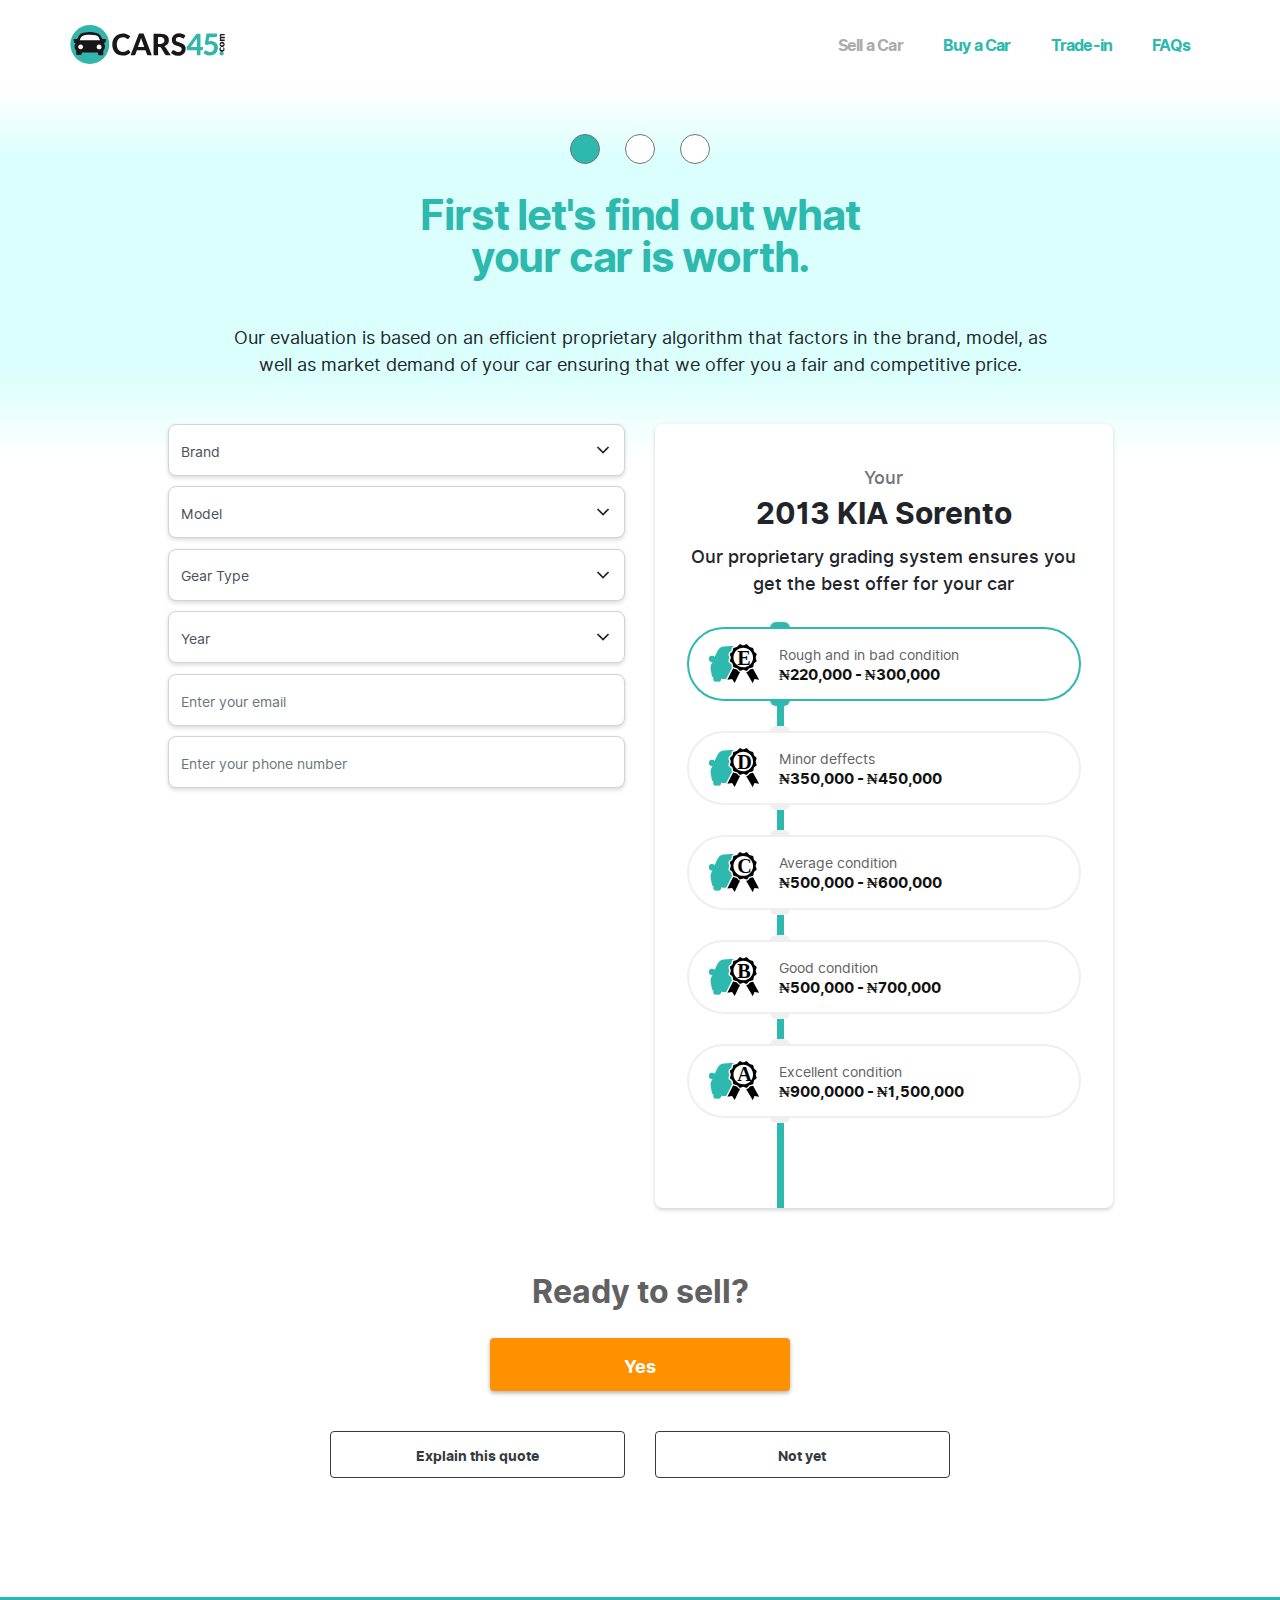
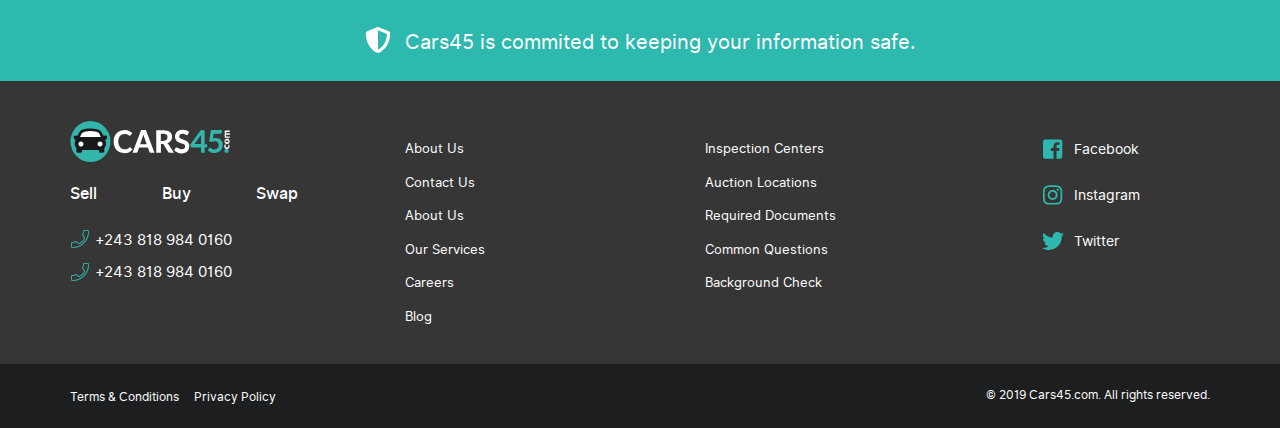
<file: grading-methodology.html>
<!doctype html>
<html lang="en">
  <head>
    <!-- Required meta tags -->
    <meta charset="utf-8">
    <meta name="viewport" content="width=device-width, initial-scale=1, shrink-to-fit=no">

    <link href="https://fonts.googleapis.com/css?family=Open+Sans" rel="stylesheet">
    <!-- Bootstrap CSS -->
    <link rel="stylesheet" href="assets/css/bootstrap.min.css">
    <!-- Fontawesome -->
    <link rel="stylesheet" href="assets/css/all.min.css">
    <!-- Custom -->
    <link rel="stylesheet" href="assets/css/custom_style.css">
    <link rel="stylesheet" href="assets/css/responsive.css">
    <!-- for Slick -->
    <link rel="stylesheet" type="text/css" href="assets/css/slick.css"/>
    <link rel="stylesheet" type="text/css" href="assets/css/slick-theme.css"/>

    <!-- Favicon -->
    <link rel="apple-touch-icon" sizes="57x57" href="assets/favicon/apple-icon-57x57.png">
    <link rel="apple-touch-icon" sizes="60x60" href="assets/favicon/apple-icon-60x60.png">
    <link rel="apple-touch-icon" sizes="72x72" href="assets/favicon/apple-icon-72x72.png">
    <link rel="apple-touch-icon" sizes="76x76" href="assets/favicon/apple-icon-76x76.png">
    <link rel="apple-touch-icon" sizes="114x114" href="assets/favicon/apple-icon-114x114.png">
    <link rel="apple-touch-icon" sizes="120x120" href="assets/favicon/apple-icon-120x120.png">
    <link rel="apple-touch-icon" sizes="144x144" href="assets/favicon/apple-icon-144x144.png">
    <link rel="apple-touch-icon" sizes="152x152" href="assets/favicon/apple-icon-152x152.png">
    <link rel="apple-touch-icon" sizes="180x180" href="assets/favicon/apple-icon-180x180.png">
    <link rel="icon" type="image/png" sizes="192x192"  href="assets/favicon/android-icon-192x192.png">
    <link rel="icon" type="image/png" sizes="32x32" href="assets/favicon/favicon-32x32.png">
    <link rel="icon" type="image/png" sizes="96x96" href="assets/favicon/favicon-96x96.png">
    <link rel="icon" type="image/png" sizes="16x16" href="assets/favicon/favicon-16x16.png">
    <link rel="manifest" href="assets/favicon/manifest.json">
    <meta name="msapplication-TileColor" content="#ffffff">
    <meta name="msapplication-TileImage" content="assets/favicon/ms-icon-144x144.png">
    <meta name="theme-color" content="#ffffff">

    <title>Cars45 - Grading Methodology</title>
  </head>
  <body>
    <!-- HEADER -->
    <header class="main_header">
      <div class="container">
        <nav class="navbar navbar-expand-lg">
          <a class="navbar-brand" href="index.html">
            <img src="assets/images/cars-45-logo.svg" alt="Logo" class="img-fluid header_logo">
          </a>
          <button class="navbar-toggler" type="button" data-toggle="collapse" data-target="#navbarCollapse" aria-controls="navbarCollapse" aria-expanded="false" aria-label="Toggle navigation">
            <span class="navbar-toggler-icon"></span>
          </button>
          <div class="collapse navbar-collapse" id="navbarCollapse">
            <ul class="navbar-nav ml-auto">
              <li class="nav-item active">
                <a class="nav-link" href="sell-1.html">Sell a Car</a>
              </li>
              <li class="nav-item">
                <a class="nav-link" href="https://carsbazr.ng/" target="_blank">Buy a Car</a>
              </li>
              <li class="nav-item">
                <a class="nav-link" href="swap-1.html">Trade-in</a>
              </li>
              <li class="nav-item">
                <a class="nav-link" href="#">FAQs</a>
              </li>
            </ul>
          </div>
        </nav>
      </div>
    </header>
    <!-- /HEADER -->

    <!-- CENTERAL SECTION -->
    <section class="centeral_section home_top_gr centeral_section_mt">
      <section class="centeral_section_gr">
        <div class="container">
          <!-- PROGRESS DOTS -->
          <ul class="progress_dots">
            <li class="active">
              <a href="sell-1.html">
                <span></span>
              </a>
            </li>
            <li>
              <a href="#">
                <span></span>
              </a>
            </li>
            <li>
              <a href="#">
                <span></span>
              </a>
            </li>
          </ul>
          <!-- /PROGRESS DOTS -->
          <h1 class="text-center lead_title">
            First let's find out what <br class="d-none d-sm-none d-md-none d-lg-block d-xl-block" />
            your car is worth.
          </h1>
          <!-- PARAGRAPH HIDDEN ON MOBILE -->
          <div class="d-none d-sm-none d-md-none d-lg-block d-xl-block">
            <p class="text-center text-18">
              Our evaluation is based on an efficient proprietary algorithm that factors in the brand, model, as<br class="d-none d-sm-none d-md-none d-lg-block d-xl-block" /> well as market demand of your car ensuring that we offer you a fair and competitive price. 
            </p>
          </div>
          <!-- /PARAGRAP HIDDEN ON MOBILE -->

        </div>

        <div class="container mt-5 mb-60">
          <div class="row">
            <div class="col-lg-10 offset-lg-1">
              <div class="row">
                <div class="col-lg-6">
                  <form class="d-none d-sm-none d-md-none d-lg-block d-xl-block">
                    <div class="form-group">
                      <select class="form-control">
                        <option>Brand</option>
                      </select>
                    </div>
                    <div class="form-group">
                      <select class="form-control">
                        <option>Model</option>
                      </select>
                    </div>
                    <div class="form-group">
                      <select class="form-control">
                        <option>Gear Type</option>
                      </select>
                    </div>
                    <div class="form-group">
                      <select class="form-control">
                        <option>Year</option>
                      </select>
                    </div>
                    <div class="form-group">
                      <input type="email" name="" class="form-control" placeholder="Enter your email">
                    </div>
                    <div class="form-group mb-0">
                      <input type="text" name="" class="form-control" placeholder="Enter your phone number">
                    </div>
                    <!--<div class="form-group agree-to-privacy-policy-text">
                      <label class="cbox_container">I have readand agree to the <strong><a href="#">Privacy Policy</a></strong>
                        <input type="checkbox" checked="checked">
                        <span class="checkmark"></span>
                      </label>
                    </div>
                     <div class="form-group">
                      <button type="submit" class="btn btn-orange btn-block pt-2 button_submit">
                        Value my car <i class="fas fa-chevron-right"></i>
                      </button>
                    </div> -->
                  </form>
                </div>
                <div class="col-lg-6 result_container">
                  <!-- RESULT BLOCK -->
                  <div class="gm-wrap">
                    <div class="text-center">
                      <p class="text-18 text-muted intermedium mb-0">
                        Your
                      </p>
                      <h3 class="text-30 mb-3 interbold">
                        2013 KIA Sorento
                      </h3>
                      <p class="text-18 intermedium">
                        Our proprietary grading system ensures you get the best offer for your car
                      </p>
                    </div><!-- /text-center -->

                    <!-- GRADING LIST -->
                    <ul class="grading_list">
                      <li class="active">
                        <div class="clearfix grading_list_inner">
                          <figure>
                            <img src="assets/images/grade-e.svg" alt="Thumb" class="img-fluid">
                          </figure>
                          <figcaption>
                            Rough and in bad condition
                            <strong>
                              ₦220,000 - ₦300,000
                            </strong>
                          </figcaption>
                        </div>
                      </li>
                      <li>
                        <div class="clearfix grading_list_inner">
                          <figure>
                            <img src="assets/images/grade-d.svg" alt="Thumb" class="img-fluid">
                          </figure>
                          <figcaption>
                            Minor deffects
                            <strong>
                              ₦350,000 - ₦450,000
                            </strong>
                          </figcaption>
                        </div>
                      </li>
                      <li>
                        <div class="clearfix grading_list_inner">
                          <figure>
                            <img src="assets/images/grade-c.svg" alt="Thumb" class="img-fluid">
                          </figure>
                          <figcaption>
                            Average condition
                            <strong>
                              ₦500,000 - ₦600,000
                            </strong>
                          </figcaption>
                        </div>
                      </li>
                      <li>
                        <div class="clearfix grading_list_inner">
                          <figure>
                            <img src="assets/images/grade-b.svg" alt="Thumb" class="img-fluid">
                          </figure>
                          <figcaption>
                            Good condition
                            <strong>
                              ₦500,000 - ₦700,000
                            </strong>
                          </figcaption>
                        </div>
                      </li>
                      <li>
                        <div class="clearfix grading_list_inner">
                          <figure>
                            <img src="assets/images/grade-a.svg" alt="Thumb" class="img-fluid">
                          </figure>
                          <figcaption>
                            Excellent condition
                            <strong>
                              ₦900,0000 - ₦1,500,000
                            </strong>
                          </figcaption>
                        </div>
                      </li>
                    </ul>
                    <!-- /GRADING LIST -->
                  </div>
                  <!-- /RESULT BLOCK -->
                </div>
              </div>
            </div>
          </div>
        </div><!-- /container -->

        <!-- READY TO SELL -->
        <section class="ready_to_sell_section">
          <div class="container">
            <div class="row">
              <div class="col-lg-10 offset-lg-1 text-center">
                <h2 class="dark_title interbold mb-3">
                  Ready to sell?
                </h2>
                <a href="sell-3.html" class="btn btn-orange btn-300 mt-3 mb-3">
                  Yes
                </a>
                <div class="row mt-4 mb-4">
                  <div class="col-md-8 offset-md-2">
                    <div class="row">
                      <div class="col-sm-6">
                        <a href="#" class="btn btn-outline-dark btn-block btn-sm interbold" data-toggle="modal" data-target="#explainQuoteModal">
                          Explain this quote
                        </a>
                      </div>
                      <div class="col-sm-6">
                        <a href="sell-2-not-yet.html" class="btn btn-outline-dark btn-block btn-sm  interbold">
                          Not yet
                        </a>
                      </div>
                    </div>
                  </div>
                </div>
              </div>
            </div>
          </div>
        </section>
          <!-- /READY TO SELL -->


      </section>

      <section class="commetment_slogan">
        <div class="container">
         <i class="fas fa-shield-alt mr-2"></i> Cars45 is commited to keeping your information safe.
        </div>
      </section>

      

      

      
      
    </section>
    <!-- /CENTERAL SECTION -->

    <!-- FOOTER -->
    <footer class="main_footer">
      <div class="main_footer_upper">
        <div class="container">
          <div class="clearfix d-flex">
            <div class="footer_col_a">
              <div class="footer_logo">
                <a href="#">
                  <img src="assets/images/cars-45-logo-2.svg" alt="Logo" class="img-fluid">
                </a>
              </div>
              <ul class="footer_tag_list">
                <li>
                  sell
                </li>
                <li>
                  buy
                </li>
                <li>
                  swap
                </li>
              </ul>
              <ul class="fa-ul footer_phone_list">
                <li>
                    <a href="#">
                    <span class="fa-li" >
                      <img src="assets/images/phone.png" alt="Phone" class="img-fluid">
                    </span>
                  +243 818 984 0160
                  </a>
                </li>
                <li>
                    <a href="#">
                    <span class="fa-li" ><img src="assets/images/phone.png" alt="Phone" class="img-fluid"></span>+243 818 984 0160
                  </a>
                </li>
              </ul>
            </div>
            <div class="footer_col_b">
              <ul class="footer_links_list">
                <li>
                  <a href="#">
                    about us
                  </a>
                </li>
                <li>
                  <a href="#">
                    contact us
                  </a>
                </li>
                <li>
                  <a href="#">
                    about us
                  </a>
                </li>
                <li>
                  <a href="#">
                    our services
                  </a>
                </li>
                <li>
                  <a href="#">
                    careers
                  </a>
                </li>
                <li>
                  <a href="#">
                    blog
                  </a>
                </li>
                <li>
                  <a href="#">
                    inspection centers
                  </a>
                </li>
                <li>
                  <a href="#">
                    auction locations
                  </a>
                </li>
                <li>
                  <a href="#">
                    required documents
                  </a>
                </li>
                <li>
                  <a href="#">
                    common questions
                  </a>
                </li>
                <li>
                  <a href="#">
                    background check
                  </a>
                </li>
              </ul>
            </div>
            <div class="footer_col_c">
              <ul class="fa-ul footer_social_links_list">
                <li>
                  <a href="#">
                    <span class="fa-li" ><i class="fab fa-facebook-square"></i></span>Facebook
                  </a>
                </li>
                <li>
                  <a href="#">
                    <span class="fa-li" ><i class="fab fa-instagram"></i></span>Instagram
                  </a>
                </li>
                <li>
                  <a href="#">
                    <span class="fa-li" ><i class="fab fa-twitter"></i></span>Twitter
                  </a>
                </li>
              </ul>
            </div>
          </div>
        </div>
      </div><!-- /main_footer_upper -->
      <div class="main_footer_lower">
        <div class="container">
          <div class="row">
            <div class="col-md-6">
              <ul class="terms_list">
                <li>
                  <a href="#">
                    Terms & Conditions
                  </a>
                </li>
                <li>
                  <a href="#">
                    Privacy Policy
                  </a>
                </li>
              </ul>
            </div>
            <div class="col-md-6">
              <p class="copyrights">
                © 2019 Cars45.com. All rights reserved.
              </p>
            </div>
          </div>
        </div>
      </div><!-- /main_footer_lower -->
    </footer>
    <!-- /FOOTER -->




    <!-- Modal -->
    <div class="modal fade video_modal" id="hiw-video-Modal" tabindex="-1" role="dialog" aria-labelledby="exampleModalLabel" aria-hidden="true">
      <div class="modal-dialog modal-dialog-centered" role="document">
        <div class="modal-content">
            <button type="button" class="close" data-dismiss="modal" aria-label="Close">
              <span aria-hidden="true"><i class="fas fa-times-circle"></i></span>
            </button>
          <div class="modal-body">
            <iframe width="560" height="315" src="https://www.youtube.com/embed/07d2dXHYb94" frameborder="0" allow="accelerometer; autoplay; encrypted-media; gyroscope; picture-in-picture" allowfullscreen></iframe>
          </div>
        </div>
      </div>
    </div>

<!-- Thank you Modal -->
<div class="modal fade thankyou_modal" id="explainQuoteModal" tabindex="-1" role="dialog" aria-labelledby="explain-quote-ModalLabel" aria-hidden="true">
  <div class="modal-dialog modal-lg" role="document">
    <div class="modal-content">
        <button type="button" class="close" data-dismiss="modal" aria-label="Close">
          <span aria-hidden="true"><i class="fas fa-times"></i></span>
        </button>
      <div class="modal-body">
        <div class="text-center">
          <h3 class="text-40">
            About your quote
          </h3>
          <h4 class="interbold text-30 mb-3">
            Online Valuation
          </h4>
          <p class="mb-3 text-22 l-spacing-n-1">
            Our online valuation is determined by the following factors
          </p>
        </div>
        <div class="quote_specs_container mb-4">
          <p>
            <span class="theme_blue">Car brand</span>
            <br/>
            Some brands attract a higher value than others.
            <br/>
            <span class="theme_blue">Car Model</span>
            <br/>
            Even within a given brand, some models are valued higher.
            <br/>
            <span class="theme_blue">Year:</span>
            <br/>
            Cars manufactured recently often atrract higher value
            <br/>
            <span class="theme_blue">Year:</span>
            <br/>
            Automatic transmission will usually sell higher than a manual.
            <br/>
            <span class="theme_blue">Market Price:</span>
            <br/>
            Our quotes are  competitively matched  to market price.
            <br/>
            <span class="theme_blue">Demand:</span>
            <br/>
            Cars in high demand sell for higher prices.
          </p>
        </div>
        <h4 class="interbold text-30 mb-3 text-center">
          Inpsection Center Auction Price
        </h4>
        <p class="mb-3 text-22 text-center l-spacing-n-1">
          A final offer will be made for your car after it is inspected. This price can vary from the quote you just based on the following factors.
        </p>
        <ul class="inspection_center_icons_list clearfix">
          <li>
            <figure>
              <img src="assets/images/engine.svg" alt="Thumb" class="img-fluid">
            </figure>
            <figcaption>
              Engine
            </figcaption>
          </li>
          <li>
            <figure>
              <img src="assets/images/gearshift.svg" alt="Thumb" class="img-fluid">
            </figure>
            <figcaption>
              Transmission
            </figcaption>
          </li>
          <li>
            <figure>
              <img src="assets/images/seat.svg" alt="Thumb" class="img-fluid">
            </figure>
            <figcaption>
              Interior
            </figcaption>
          </li>
          <li>
            <figure>
              <img src="assets/images/car.svg" alt="Thumb" class="img-fluid">
            </figure>
            <figcaption>
              Body
            </figcaption>
          </li>
          <li>
            <figure>
              <img src="assets/images/snowflake.svg" alt="Thumb" class="img-fluid">
            </figure>
            <figcaption>
              AC
            </figcaption>
          </li>
        </ul>
        <h4 class="interbold text-30 mb-3 text-center">
          You’re in good company!
        </h4>
        <p class="mb-3 text-22 text-center l-spacing-n-1">
          Here are 5 cars we recently bought that had a quote similar to yours.
        </p>
        <ul class="five_similar_cars_list clearfix">
          <li>
            <div class="product_box">
              <a href="#">
                <figure>
                  <img src="assets/images/car2.png" alt="Thumb" class="img-fluid">
                </figure>
                <figcaption>
                  Toyota Camry 2017
                  <span class="price">
                    ₦ 1,333,000
                  </span>
                </figcaption>
              </a>
            </div>
          </li>
          <li>
            <div class="product_box">
              <a href="#">
                <figure>
                  <img src="assets/images/car2.png" alt="Thumb" class="img-fluid">
                </figure>
                <figcaption>
                  Toyota Camry 2017
                  <span class="price">
                    ₦ 1,333,000
                  </span>
                </figcaption>
              </a>
            </div>
          </li>
          <li>
            <div class="product_box">
              <a href="#">
                <figure>
                  <img src="assets/images/car2.png" alt="Thumb" class="img-fluid">
                </figure>
                <figcaption>
                  Toyota Camry 2017
                  <span class="price">
                    ₦ 1,333,000
                  </span>
                </figcaption>
              </a>
            </div>
          </li>
          <li>
            <div class="product_box">
              <a href="#">
                <figure>
                  <img src="assets/images/car2.png" alt="Thumb" class="img-fluid">
                </figure>
                <figcaption>
                  Toyota Camry 2017
                  <span class="price">
                    ₦ 1,333,000
                  </span>
                </figcaption>
              </a>
            </div>
          </li>
          <li>
            <div class="product_box">
              <a href="#">
                <figure>
                  <img src="assets/images/car2.png" alt="Thumb" class="img-fluid">
                </figure>
                <figcaption>
                  Toyota Camry 2017
                  <span class="price">
                    ₦ 1,333,000
                  </span>
                </figcaption>
              </a>
            </div>
          </li>
        </ul>
        <div class="text-center mt-3">
          <a href="sell-2.html" class="btn btn-orange pt-2 btn-300">
            Go Back
          </a>
        </div>
      </div>
    </div>
  </div>
</div>


    <!-- Optional JavaScript -->
    <!-- jQuery first, then Popper.js, then Bootstrap JS -->
    <!-- <script src="assets/js/jquery-3.3.1.slim.min.js"></script> -->
    <script type="text/javascript" src="https://code.jquery.com/jquery-1.12.4.min.js"></script>
    <script src="assets/js/popper.min.js"></script>
    <script src="assets/js/bootstrap.min.js"></script>
    <script defer src="assets/js/all.min.js"></script>
    <script type="text/javascript" src="assets/js/slick.js"></script>
    <script defer src="assets/js/custom_scripts.js"></script>
  </body>
</html>
</file>
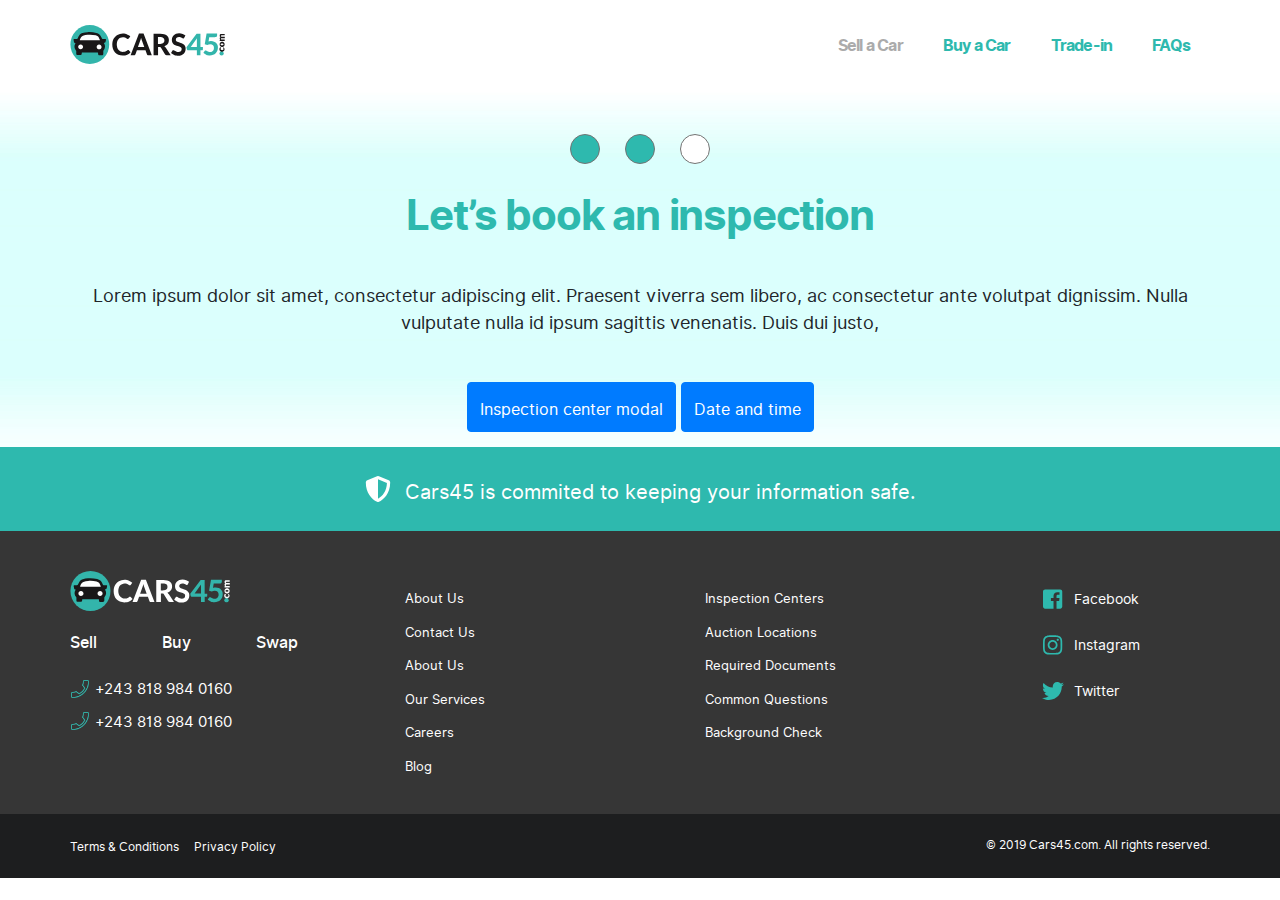
<file: popup.html>
<!doctype html>
<html lang="en">
  <head>
    <!-- Required meta tags -->
    <meta charset="utf-8">
    <meta name="viewport" content="width=device-width, initial-scale=1, shrink-to-fit=no">

    <link href="https://fonts.googleapis.com/css?family=Open+Sans" rel="stylesheet">
    <!-- Bootstrap CSS -->
    <link rel="stylesheet" href="assets/css/bootstrap.min.css">
    <!-- Fontawesome -->
    <link rel="stylesheet" href="assets/css/all.min.css">
    <!-- Custom -->
    <link rel="stylesheet" href="assets/css/custom_style.css">
    <link rel="stylesheet" href="assets/css/responsive.css">
    <!-- for Slick -->
    <link rel="stylesheet" type="text/css" href="assets/css/slick.css"/>
    <link rel="stylesheet" type="text/css" href="assets/css/slick-theme.css"/>

    <!-- Favicon -->
    <link rel="apple-touch-icon" sizes="57x57" href="assets/favicon/apple-icon-57x57.png">
    <link rel="apple-touch-icon" sizes="60x60" href="assets/favicon/apple-icon-60x60.png">
    <link rel="apple-touch-icon" sizes="72x72" href="assets/favicon/apple-icon-72x72.png">
    <link rel="apple-touch-icon" sizes="76x76" href="assets/favicon/apple-icon-76x76.png">
    <link rel="apple-touch-icon" sizes="114x114" href="assets/favicon/apple-icon-114x114.png">
    <link rel="apple-touch-icon" sizes="120x120" href="assets/favicon/apple-icon-120x120.png">
    <link rel="apple-touch-icon" sizes="144x144" href="assets/favicon/apple-icon-144x144.png">
    <link rel="apple-touch-icon" sizes="152x152" href="assets/favicon/apple-icon-152x152.png">
    <link rel="apple-touch-icon" sizes="180x180" href="assets/favicon/apple-icon-180x180.png">
    <link rel="icon" type="image/png" sizes="192x192"  href="assets/favicon/android-icon-192x192.png">
    <link rel="icon" type="image/png" sizes="32x32" href="assets/favicon/favicon-32x32.png">
    <link rel="icon" type="image/png" sizes="96x96" href="assets/favicon/favicon-96x96.png">
    <link rel="icon" type="image/png" sizes="16x16" href="assets/favicon/favicon-16x16.png">
    <link rel="manifest" href="assets/favicon/manifest.json">
    <meta name="msapplication-TileColor" content="#ffffff">
    <meta name="msapplication-TileImage" content="assets/favicon/ms-icon-144x144.png">
    <meta name="theme-color" content="#ffffff">

    <title>Cars45 - Sell a Car 3</title>
  </head>
  <body>
    <!-- HEADER -->
    <header class="main_header">
      <div class="container">
        <nav class="navbar navbar-expand-md">
          <a class="navbar-brand" href="index.html">
            <img src="assets/images/cars-45-logo.svg" alt="Logo" class="img-fluid header_logo">
          </a>
          <button class="navbar-toggler" type="button" data-toggle="collapse" data-target="#navbarCollapse" aria-controls="navbarCollapse" aria-expanded="false" aria-label="Toggle navigation">
            <span class="navbar-toggler-icon"></span>
          </button>
          <div class="collapse navbar-collapse" id="navbarCollapse">
            <ul class="navbar-nav ml-auto">
              <li class="nav-item active">
                <a class="nav-link" href="sell-1.html">Sell a Car</a>
              </li>
              <li class="nav-item">
                <a class="nav-link" href="https://carsbazr.ng/" target="_blank">Buy a Car</a>
              </li>
              <li class="nav-item">
                <a class="nav-link" href="swap-1.html">Trade-in</a>
              </li>
              <li class="nav-item">
                <a class="nav-link" href="#">FAQs</a>
              </li>
            </ul>
          </div>
        </nav>
      </div>
    </header>
    <!-- /HEADER -->

    <!-- CENTERAL SECTION -->
    <section class="centeral_section home_top_gr centeral_section_mt">
      <section class="centeral_section_gr">
        <div class="container">
          <!-- PROGRESS DOTS -->
          <ul class="progress_dots">
            <li class="active">
              <a href="sell-1.html">
                <span></span>
              </a>
            </li>
            <li class="active">
              <a href="#">
                <span></span>
              </a>
            </li>
            <li>
              <a href="#">
                <span></span>
              </a>
            </li>
          </ul>
          <!-- /PROGRESS DOTS -->
          <h1 class="text-center lead_title">
            Let’s book an <br class="d-block d-sm-block d-md-none d-lg-none d-xl-none" />inspection
          </h1>
          <p class="text-center mb-5 text-18 d-none d-sm-none d-md-block d-lg-block d-xl-block">
            Lorem ipsum dolor sit amet, consectetur adipiscing elit. Praesent viverra sem libero, ac consectetur ante volutpat dignissim. Nulla vulputate nulla id ipsum sagittis venenatis. Duis dui justo,
          </p>

        </div>



        <div class="text-center">
        <!-- POPUP TIGGER -->
        <button type="button" class="btn btn-primary"  data-toggle="modal" data-target="#inspection_center_Modal">
          Inspection center modal
        </button>
        <!-- /POPUP TIGGER -->


        <!-- POPUP TIGGER -->
        <button type="button" class="btn btn-primary"  data-toggle="modal" data-target="#select_datetime_Modal">
          Date and time
        </button>
        <!-- /POPUP TIGGER -->


      </div>


      </section>

      <section class="commetment_slogan">
        <div class="container">
         <i class="fas fa-shield-alt mr-2"></i> Cars45 is commited to keeping your information safe.
        </div>
      </section>

      

      

      
      
    </section>
    <!-- /CENTERAL SECTION -->

    <!-- FOOTER -->
    <footer class="main_footer">
      <div class="main_footer_upper">
        <div class="container">
          <div class="clearfix d-flex">
            <div class="footer_col_a">
              <div class="footer_logo">
                <a href="#">
                  <img src="assets/images/cars-45-logo-2.svg" alt="Logo" class="img-fluid">
                </a>
              </div>
              <ul class="footer_tag_list">
                <li>
                  sell
                </li>
                <li>
                  buy
                </li>
                <li>
                  swap
                </li>
              </ul>
              <ul class="fa-ul footer_phone_list">
                <li>
                    <a href="#">
                    <span class="fa-li" >
                      <img src="assets/images/phone.png" alt="Phone" class="img-fluid">
                    </span>
                  +243 818 984 0160
                  </a>
                </li>
                <li>
                    <a href="#">
                    <span class="fa-li" ><img src="assets/images/phone.png" alt="Phone" class="img-fluid"></span>+243 818 984 0160
                  </a>
                </li>
              </ul>
            </div>
            <div class="footer_col_b">
              <ul class="footer_links_list">
                <li>
                  <a href="#">
                    about us
                  </a>
                </li>
                <li>
                  <a href="#">
                    contact us
                  </a>
                </li>
                <li>
                  <a href="#">
                    about us
                  </a>
                </li>
                <li>
                  <a href="#">
                    our services
                  </a>
                </li>
                <li>
                  <a href="#">
                    careers
                  </a>
                </li>
                <li>
                  <a href="#">
                    blog
                  </a>
                </li>
                <li>
                  <a href="#">
                    inspection centers
                  </a>
                </li>
                <li>
                  <a href="#">
                    auction locations
                  </a>
                </li>
                <li>
                  <a href="#">
                    required documents
                  </a>
                </li>
                <li>
                  <a href="#">
                    common questions
                  </a>
                </li>
                <li>
                  <a href="#">
                    background check
                  </a>
                </li>
              </ul>
            </div>
            <div class="footer_col_c">
              <ul class="fa-ul footer_social_links_list">
                <li>
                  <a href="#">
                    <span class="fa-li" ><i class="fab fa-facebook-square"></i></span>Facebook
                  </a>
                </li>
                <li>
                  <a href="#">
                    <span class="fa-li" ><i class="fab fa-instagram"></i></span>Instagram
                  </a>
                </li>
                <li>
                  <a href="#">
                    <span class="fa-li" ><i class="fab fa-twitter"></i></span>Twitter
                  </a>
                </li>
              </ul>
            </div>
          </div>
        </div>
      </div><!-- /main_footer_upper -->
      <div class="main_footer_lower">
        <div class="container">
          <div class="row">
            <div class="col-md-6">
              <ul class="terms_list">
                <li>
                  <a href="#">
                    Terms & Conditions
                  </a>
                </li>
                <li>
                  <a href="#">
                    Privacy Policy
                  </a>
                </li>
              </ul>
            </div>
            <div class="col-md-6">
              <p class="copyrights">
                © 2019 Cars45.com. All rights reserved.
              </p>
            </div>
          </div>
        </div>
      </div><!-- /main_footer_lower -->
    </footer>
    <!-- /FOOTER -->




<!-- Modal -->
<div class="modal fade video_modal" id="hiw-video-Modal" tabindex="-1" role="dialog" aria-labelledby="exampleModalLabel" aria-hidden="true">
  <div class="modal-dialog modal-dialog-centered" role="document">
    <div class="modal-content">
        <button type="button" class="close" data-dismiss="modal" aria-label="Close">
          <span aria-hidden="true"><i class="fas fa-times-circle"></i></span>
        </button>
      <div class="modal-body">
        <iframe width="560" height="315" src="https://www.youtube.com/embed/07d2dXHYb94" frameborder="0" allow="accelerometer; autoplay; encrypted-media; gyroscope; picture-in-picture" allowfullscreen></iframe>
      </div>
    </div>
  </div>
</div>


<!-- Thank you Modal -->
<div class="modal fade thankyou_modal" id="thankYouModal" tabindex="-1" role="dialog" aria-labelledby="thankYouModalLabel" aria-hidden="true">
  <div class="modal-dialog" role="document">
    <div class="modal-content">
        <button type="button" class="close" data-dismiss="modal" aria-label="Close">
          <span aria-hidden="true"><i class="fas fa-times"></i></span>
        </button>
      <div class="modal-body text-center">
        <h3>
          Thank you!
        </h3>
        <p class="text-18">
          Thanks for taking out the time to answer the questions. Your responses will help us serve you better.
        </p>
      </div>
    </div>
  </div>
</div>



<!-- SELECT INSPECTION CENTER MODAL -->
<div class="modal fade c_type_modal" id="inspection_center_Modal" tabindex="-1" role="dialog" aria-labelledby="exampleModalLabel" aria-hidden="true">
  <div class="modal-dialog modal-dialog-centered" role="document">
    <div class="modal-content">
      <div class="modal-header">
        <h5 class="modal-title" id="exampleModalLabel">Modal title</h5>
        <button type="button" class="close" data-dismiss="modal" aria-label="Close">
          <span aria-hidden="true">&times;</span>
        </button>
      </div>
      <div class="modal-body">
        <div class="ctm_content_l">
          <p class="text-small">
            <a href="#">
             <i class="fas fa-chevron-left"></i> Back to locations
            </a>
          </p>
          <figure>
            <img src="assets/images/car2.png" alt="Thumb" class="img-fluid">
          </figure>
          <p>
            <strong>
              Jabl
            </strong>
            <br/>
            <small class="text-muted lh-1">
              Suite 102 Alba Multi purpose Complex, Opposite Busy Mart Plaza, Jabi
            </small>
          </p>
          <a href="sell-2.html" type="submit" class="btn btn-orange btn-block pt-2 button_submit">
              Value my car <i class="fas fa-chevron-right"></i>
            </a>
        </div>
        <div class="ctm_content_r">
          <iframe src="https://www.google.com/maps/embed?pb=!1m14!1m8!1m3!1d13605.557497985295!2d74.3334371!3d31.513464!3m2!1i1024!2i768!4f13.1!3m3!1m2!1s0x0%3A0xb34cbe2044387a60!2sGaddafi+Stadium!5e0!3m2!1sen!2s!4v1555332388133!5m2!1sen!2s" width="600" height="450" frameborder="0" style="border:0" allowfullscreen></iframe>
        </div>
      </div>
    </div>
  </div>
</div>




<!-- SELECT INSPECTION CENTER MODAL -->
<div class="modal fade c_type_modal" id="select_datetime_Modal" tabindex="-1" role="dialog" aria-labelledby="exampleModalLabel" aria-hidden="true">
  <div class="modal-dialog modal-dialog-centered" role="document">
    <div class="modal-content">
      <div class="modal-header">
        <h5 class="modal-title" id="exampleModalLabel">
          Select date and time
        </h5>
        <button type="button" class="close" data-dismiss="modal" aria-label="Close">
          <span aria-hidden="true">&times;</span>
        </button>
      </div>
      <div class="modal-body">
        <div class="ctm_content_l p-0">
          <ul class="choose_date_list">
            <li>
              15th April, Moday
            </li>
            <li>
              15th April, Moday
            </li>
            <li>
              15th April, Moday
            </li>
            <li>
              15th April, Moday
            </li>
            <li>
              15th April, Moday
            </li>
            <li>
              15th April, Moday
            </li>
            <li>
              15th April, Moday
            </li>
            <li>
              15th April, Moday
            </li>
          </ul>
        </div>
        <div class="ctm_content_r p-3">
          <ul class="time_buttons_list clearfix">
            <li>
              <button type="button" class="btn btn-theme-bordered btn-block">
                14:30
              </button>
            </li>
            <li>
              <button type="button" class="btn btn-theme-bordered btn-block">
                15:00
              </button>
            </li>
            <li>
              <button type="button" class="btn btn-theme-bordered btn-block">
                15:30
              </button>
            </li>
            <li>
              <button type="button" class="btn btn-theme-bordered btn-block">
                16:00
              </button>
            </li>
            <li>
              <button type="button" class="btn btn-theme-bordered btn-block">
                16:30
              </button>
            </li>
            <li>
              <button type="button" class="btn btn-theme-bordered btn-block">
                17:00
              </button>
            </li>
            <li>
              <button type="button" class="btn btn-theme-bordered btn-block">
                17:30
              </button>
            </li>
          </ul>
        </div>
      </div>
    </div>
  </div>
</div>






    <!-- Optional JavaScript -->
    <!-- jQuery first, then Popper.js, then Bootstrap JS -->
    <!-- <script src="assets/js/jquery-3.3.1.slim.min.js"></script> -->
    <script type="text/javascript" src="https://code.jquery.com/jquery-1.12.4.min.js"></script>
    <script src="assets/js/popper.min.js"></script>
    <script src="assets/js/bootstrap.min.js"></script>
    <script defer src="assets/js/all.min.js"></script>
    <script type="text/javascript" src="assets/js/slick.js"></script>
    <script defer src="assets/js/custom_scripts.js"></script>
  </body>
</html>
</file>
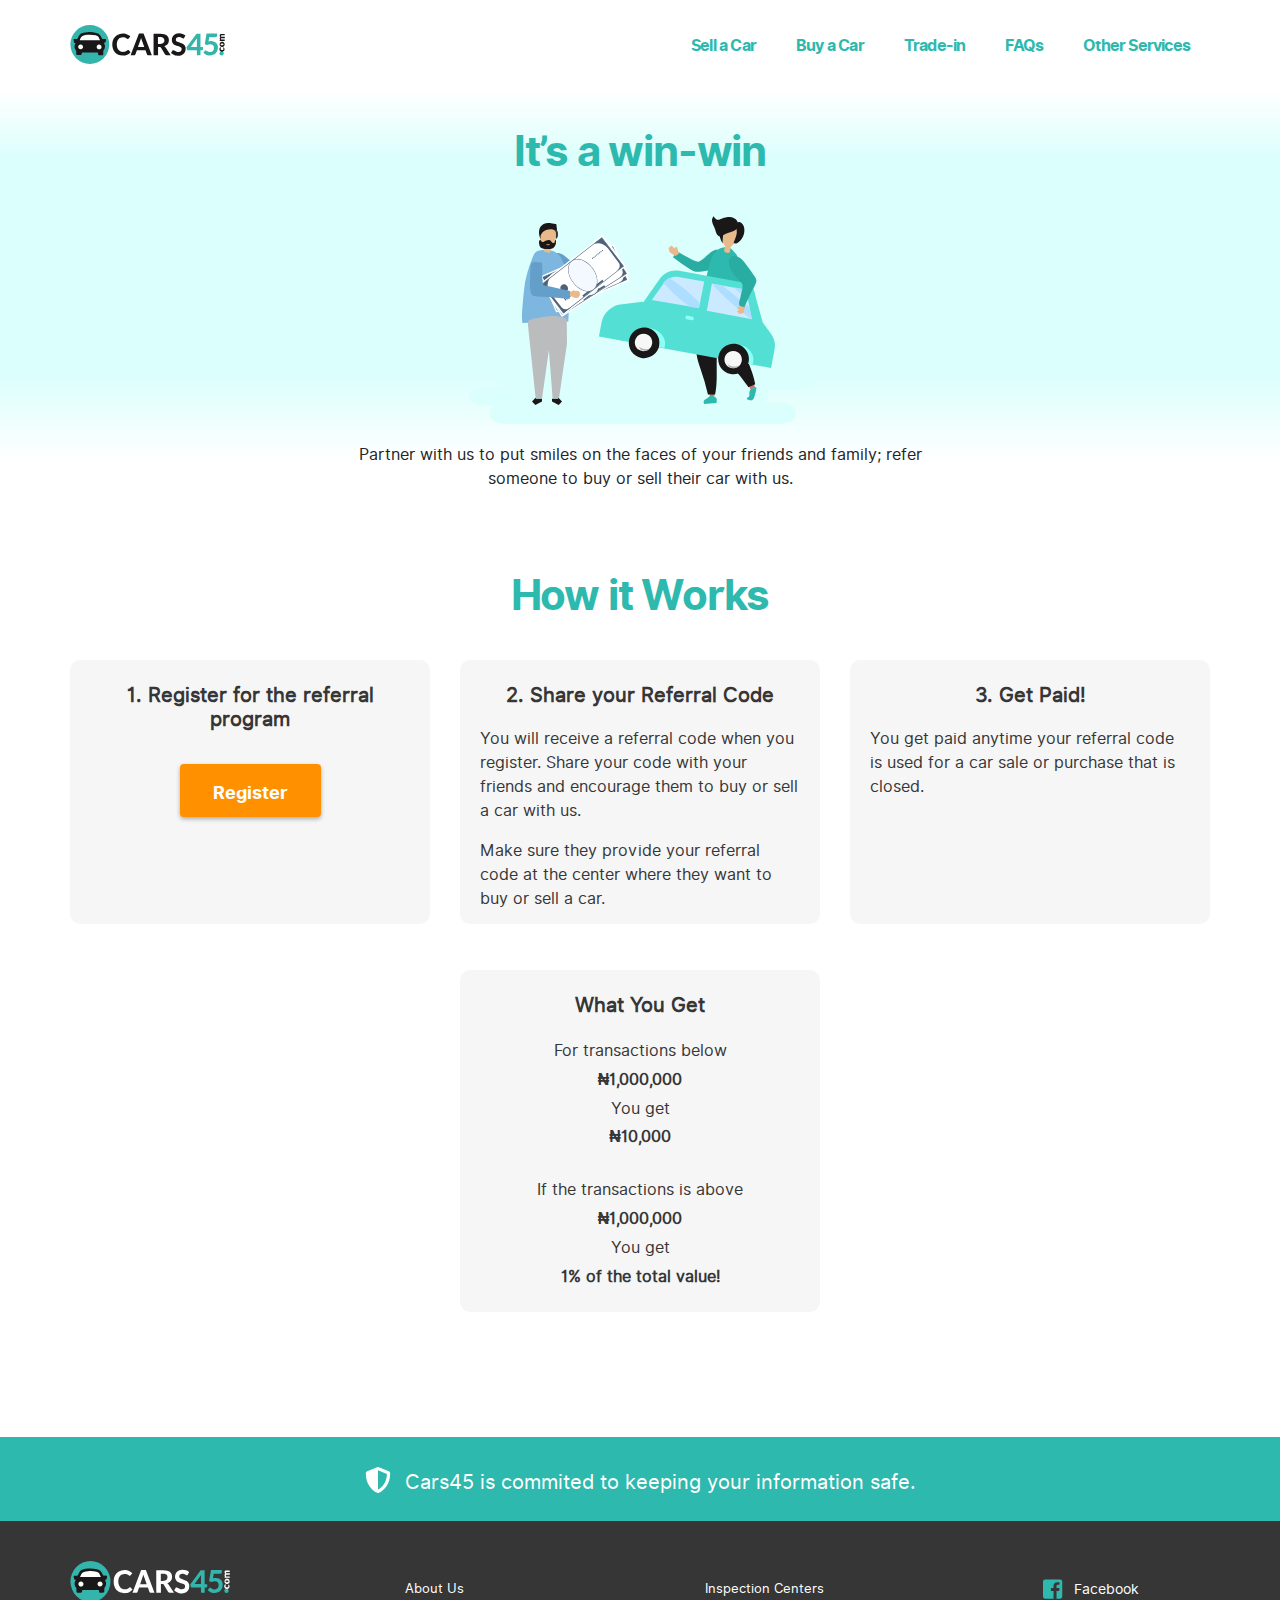
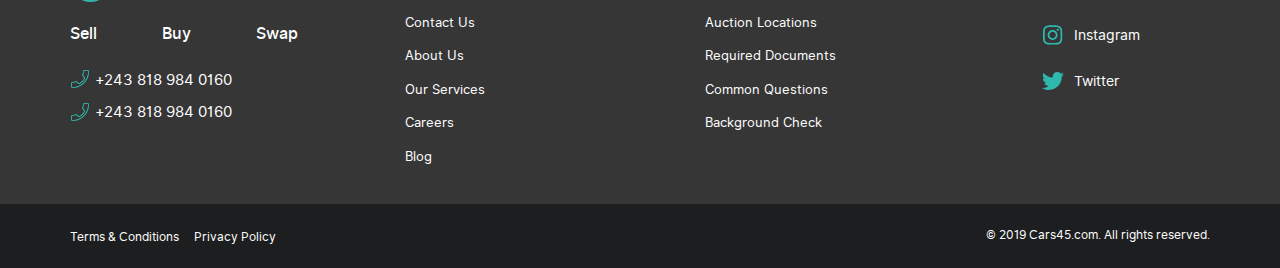
<file: referrals.html>
<!doctype html>
<html lang="en">
  <head>
    <!-- Required meta tags -->
    <meta charset="utf-8">
    <meta name="viewport" content="width=device-width, initial-scale=1, shrink-to-fit=no">

    <link href="https://fonts.googleapis.com/css?family=Open+Sans" rel="stylesheet">
    <!-- Bootstrap CSS -->
    <link rel="stylesheet" href="assets/css/bootstrap.min.css">
    <!-- Fontawesome -->
    <link rel="stylesheet" href="assets/css/all.min.css">
    <!-- Custom -->
    <link rel="stylesheet" href="assets/css/custom_style.css">
    <link rel="stylesheet" href="assets/css/responsive.css">
    <!-- for Slick -->
    <link rel="stylesheet" type="text/css" href="assets/css/slick.css"/>
    <link rel="stylesheet" type="text/css" href="assets/css/slick-theme.css"/>

    <!-- Favicon -->
    <link rel="apple-touch-icon" sizes="57x57" href="assets/favicon/apple-icon-57x57.png">
    <link rel="apple-touch-icon" sizes="60x60" href="assets/favicon/apple-icon-60x60.png">
    <link rel="apple-touch-icon" sizes="72x72" href="assets/favicon/apple-icon-72x72.png">
    <link rel="apple-touch-icon" sizes="76x76" href="assets/favicon/apple-icon-76x76.png">
    <link rel="apple-touch-icon" sizes="114x114" href="assets/favicon/apple-icon-114x114.png">
    <link rel="apple-touch-icon" sizes="120x120" href="assets/favicon/apple-icon-120x120.png">
    <link rel="apple-touch-icon" sizes="144x144" href="assets/favicon/apple-icon-144x144.png">
    <link rel="apple-touch-icon" sizes="152x152" href="assets/favicon/apple-icon-152x152.png">
    <link rel="apple-touch-icon" sizes="180x180" href="assets/favicon/apple-icon-180x180.png">
    <link rel="icon" type="image/png" sizes="192x192"  href="assets/favicon/android-icon-192x192.png">
    <link rel="icon" type="image/png" sizes="32x32" href="assets/favicon/favicon-32x32.png">
    <link rel="icon" type="image/png" sizes="96x96" href="assets/favicon/favicon-96x96.png">
    <link rel="icon" type="image/png" sizes="16x16" href="assets/favicon/favicon-16x16.png">
    <link rel="manifest" href="assets/favicon/manifest.json">
    <meta name="msapplication-TileColor" content="#ffffff">
    <meta name="msapplication-TileImage" content="assets/favicon/ms-icon-144x144.png">
    <meta name="theme-color" content="#ffffff">

    <title>Cars45 - Referrals</title>
  </head>
  <body>
    <!-- HEADER -->
    <header class="main_header">
      <div class="container">
        <nav class="navbar navbar-expand-lg">
          <a class="navbar-brand" href="index.html">
            <img src="assets/images/cars-45-logo.svg" alt="Logo" class="img-fluid header_logo">
          </a>
          <button class="navbar-toggler" type="button" data-toggle="collapse" data-target="#navbarCollapse" aria-controls="navbarCollapse" aria-expanded="false" aria-label="Toggle navigation">
            <span class="navbar-toggler-icon"></span>
          </button>
          <div class="collapse navbar-collapse" id="navbarCollapse">
            <ul class="navbar-nav ml-auto">
              <li class="nav-item">
                <a class="nav-link" href="sell-1.html">Sell a Car</a>
              </li>
              <li class="nav-item">
                <a class="nav-link" href="https://carsbazr.ng/" target="_blank">Buy a Car</a>
              </li>
              <li class="nav-item">
                <a class="nav-link" href="swap-1.html">Trade-in</a>
              </li>
              <li class="nav-item">
                <a class="nav-link" href="#">FAQs</a>
              </li>
              <li class="nav-item dropdown">
                <a class="nav-link dropdown-toggle" href="#" id="dropdown03" data-toggle="dropdown" aria-haspopup="true" aria-expanded="false">Other Services</a>
                <div class="dropdown-menu dropdown-menu-right" aria-labelledby="dropdown03">
                  <a class="dropdown-item" href="#">Become a Dealer</a>
                  <a class="dropdown-item" href="#">Referrals</a>
                  <a class="dropdown-item" href="#">Background Check</a>
                  <a class="dropdown-item" href="#">Vehicle Inspection</a>
                  <a class="dropdown-item" href="#">Corporate Services</a>
                </div>
              </li>
            </ul>
          </div>
        </nav>
      </div>
    </header>
    <!-- /HEADER -->

    <!-- CENTERAL SECTION -->
    <section class="centeral_section home_top_gr centeral_section_mt">
      <section class="centeral_section_gr">
        <div class="container">
          <div class="section_spacer_eighty">
          <h1 class="text-center lead_title">
            It’s a win-win
          </h1>
          
          <figure class="text-center">
            <img src="assets/images/buy.svg" alt="Thumb" class="img-fluid dummy_img">
          </figure>
          <p class="text-center font-500">
            Partner with us to put smiles on the faces of your friends and family; refer <br class="d-none d-sm-none d-md-none d-lg-block d-xl-block" /> someone to buy or sell their car with us.
          </p>
        </div><!-- /section_spacer_eighty -->

          <div class="section_spacer_eighty">
                <h1 class="lead_title text-center">
                  How it Works
                </h1>
                <div class="row mb-3">
                  <div class="col-lg-4">
                    <div class="verif_location_box">
                      <h6>
                        1. Register for the referral program
                      </h6>
                      <a href="#" class="btn btn-orange  btn-wide mt-3">
                        Register
                      </a>
                    </div>
                  </div>

                  <div class="col-lg-4">
                    <div class="verif_location_box">
                      <h6>
                        2. Share your Referral Code
                      </h6>
                      <p>
                        You will receive a referral code when you register. Share your code with your friends and encourage them to buy or sell a car with us. 
                      </p>
                      <p>
                        Make sure they provide your referral code at the center where they want to buy or sell a car. 
                      </p>
                      </p>
                    </div>
                  </div>

                  <div class="col-lg-4">
                    <div class="verif_location_box">
                      <h6>
                        3. Get Paid!
                      </h6>
                      <p>
                        You get paid anytime your referral code is used for a car sale or purchase that is closed.
                      </p>
                    </div>
                  </div>
                </div><!-- /row -->

                <div class="row">
                  <div class="col-lg-4 offset-lg-4">
                    <div class="verif_location_box">
                      <h6>
                        What You Get
                      </h6>
                      <p class="text-center lh-2 mb-4">
                        For transactions below 
                        <br/>
                        <strong>
                          ₦1,000,000  
                        </strong>
                        <br/>
                        You get
                        <br/>
                        <strong>
                          ₦10,000
                        </strong>
                      </p>
                      <p class="text-center lh-2 mb-4">
                        If the transactions is above
                        <br/>
                        <strong>₦1,000,000</strong>
                        <br/>
                        You get
                        <br/>
                        <strong>1% of the total value!</strong>
                      </p>
                    </div>
                  </div>
                </div>
              </div><!-- /section_spacer_eighty -->



        </div>
      </section>

      <section class="commetment_slogan">
        <div class="container">
         <i class="fas fa-shield-alt mr-2"></i> Cars45 is commited to keeping your information safe.
        </div>
      </section>


    </section>
    <!-- /CENTERAL SECTION -->

    <!-- FOOTER -->
    <footer class="main_footer">
      <div class="main_footer_upper">
        <div class="container">
          <div class="clearfix d-flex">
            <div class="footer_col_a">
              <div class="footer_logo">
                <a href="#">
                  <img src="assets/images/cars-45-logo-2.svg" alt="Logo" class="img-fluid">
                </a>
              </div>
              <ul class="footer_tag_list">
                <li>
                  sell
                </li>
                <li>
                  buy
                </li>
                <li>
                  swap
                </li>
              </ul>
              <ul class="fa-ul footer_phone_list">
                <li>
                    <a href="#">
                    <span class="fa-li" >
                      <img src="assets/images/phone.png" alt="Phone" class="img-fluid">
                    </span>
                  +243 818 984 0160
                  </a>
                </li>
                <li>
                    <a href="#">
                    <span class="fa-li" ><img src="assets/images/phone.png" alt="Phone" class="img-fluid"></span>+243 818 984 0160
                  </a>
                </li>
              </ul>
            </div>
            <div class="footer_col_b">
              <ul class="footer_links_list">
                <li>
                  <a href="#">
                    about us
                  </a>
                </li>
                <li>
                  <a href="#">
                    contact us
                  </a>
                </li>
                <li>
                  <a href="#">
                    about us
                  </a>
                </li>
                <li>
                  <a href="#">
                    our services
                  </a>
                </li>
                <li>
                  <a href="#">
                    careers
                  </a>
                </li>
                <li>
                  <a href="#">
                    blog
                  </a>
                </li>
                <li>
                  <a href="#">
                    inspection centers
                  </a>
                </li>
                <li>
                  <a href="#">
                    auction locations
                  </a>
                </li>
                <li>
                  <a href="#">
                    required documents
                  </a>
                </li>
                <li>
                  <a href="#">
                    common questions
                  </a>
                </li>
                <li>
                  <a href="#">
                    background check
                  </a>
                </li>
              </ul>
            </div>
            <div class="footer_col_c">
              <ul class="fa-ul footer_social_links_list">
                <li>
                  <a href="#">
                    <span class="fa-li" ><i class="fab fa-facebook-square"></i></span>Facebook
                  </a>
                </li>
                <li>
                  <a href="#">
                    <span class="fa-li" ><i class="fab fa-instagram"></i></span>Instagram
                  </a>
                </li>
                <li>
                  <a href="#">
                    <span class="fa-li" ><i class="fab fa-twitter"></i></span>Twitter
                  </a>
                </li>
              </ul>
            </div>
          </div>
        </div>
      </div><!-- /main_footer_upper -->
      <div class="main_footer_lower">
        <div class="container">
          <div class="row">
            <div class="col-md-6">
              <ul class="terms_list">
                <li>
                  <a href="#">
                    Terms & Conditions
                  </a>
                </li>
                <li>
                  <a href="#">
                    Privacy Policy
                  </a>
                </li>
              </ul>
            </div>
            <div class="col-md-6">
              <p class="copyrights">
                © 2019 Cars45.com. All rights reserved.
              </p>
            </div>
          </div>
        </div>
      </div><!-- /main_footer_lower -->
    </footer>
    <!-- /FOOTER -->




    <!-- Modal -->
    <div class="modal fade video_modal" id="hiw-video-Modal" tabindex="-1" role="dialog" aria-labelledby="exampleModalLabel" aria-hidden="true">
      <div class="modal-dialog modal-dialog-centered" role="document">
        <div class="modal-content">
            <button type="button" class="close" data-dismiss="modal" aria-label="Close">
              <span aria-hidden="true"><i class="fas fa-times-circle"></i></span>
            </button>
          <div class="modal-body">
            <iframe width="560" height="315" src="https://www.youtube.com/embed/07d2dXHYb94" frameborder="0" allow="accelerometer; autoplay; encrypted-media; gyroscope; picture-in-picture" allowfullscreen></iframe>
          </div>
        </div>
      </div>
    </div>

<!-- Thank you Modal -->
<div class="modal fade thankyou_modal" id="sell_howitworks_Modal" tabindex="-1" role="dialog" aria-labelledby="howitworks-ModalLabel" aria-hidden="true">
  <div class="modal-dialog modal-lg" role="document">
    <div class="modal-content">
        <button type="button" class="close" data-dismiss="modal" aria-label="Close">
          <span aria-hidden="true"><i class="fas fa-times"></i></span>
        </button>
      <div class="modal-body">
        <div class="text-center">
          <h3 class="text-40">
            We buy your car and pay you intstantly
          </h3>          
          <p class="mb-3 text-22 l-spacing-n-1">
            You just need to to follow these simple steps
          </p>
          <h4 class="interbold text-30 mb-3">
            <span class="theme_blue">Step 1 -</span> value your car
          </h4>
          <p class="text-18">
            Our car valuation tool is free, easy to use, and gives you an instant quote. Our price guarantee ensures that you get the price we quote online which is usually “same range” with the current market value of your car (if in top condition). The valuation is valid for 7 days only.
          </p>
          <h4 class="interbold text-30 mb-3">
            <span class="theme_blue">Step 2 -</span> Schedule an inspection
          </h4>
          <p class="text-18">
            Once you’ve booked an appointment using the free evaluation form, booked, our agents will give you a call to confirm and direct you to our centre closest to you. Our inspection centers are open Mondays to Fridays from 8 am to 5 pm and on Saturdays from 10 am to 5 pm. During the Inspection, our trained Auto experts check the status of your vehicle. This ranges from Electricals, Suspension, Previous Body Works, Tires, Engine Status, Air Conditioner, Gear, Interior etc.
          </p>
          <h4 class="interbold text-30 mb-3">
            <span class="theme_blue">Step 3 -</span> Get Paid!
          </h4>
          <p class="text-18">
            Once inspection is completed and a price is agreed to, we pay in as little as 45 minutes directly to your bank account. Our model is fast and  free of delays
          </p>
        </div><!-- /text-center -->
        <div class="text-center mt-4">
          <a href="sell-1.html" class="btn btn-orange pt-2 btn-300">
            Get started
          </a>
        </div>
      </div>
    </div>
  </div>
</div>


    <!-- Optional JavaScript -->
    <!-- jQuery first, then Popper.js, then Bootstrap JS -->
    <!-- <script src="assets/js/jquery-3.3.1.slim.min.js"></script> -->
    <script type="text/javascript" src="https://code.jquery.com/jquery-1.12.4.min.js"></script>
    <script src="assets/js/popper.min.js"></script>
    <script src="assets/js/bootstrap.min.js"></script>
    <script defer src="assets/js/all.min.js"></script>
    <script type="text/javascript" src="assets/js/slick.js"></script>
    <script defer src="assets/js/custom_scripts.js"></script>
  </body>
</html>
</file>
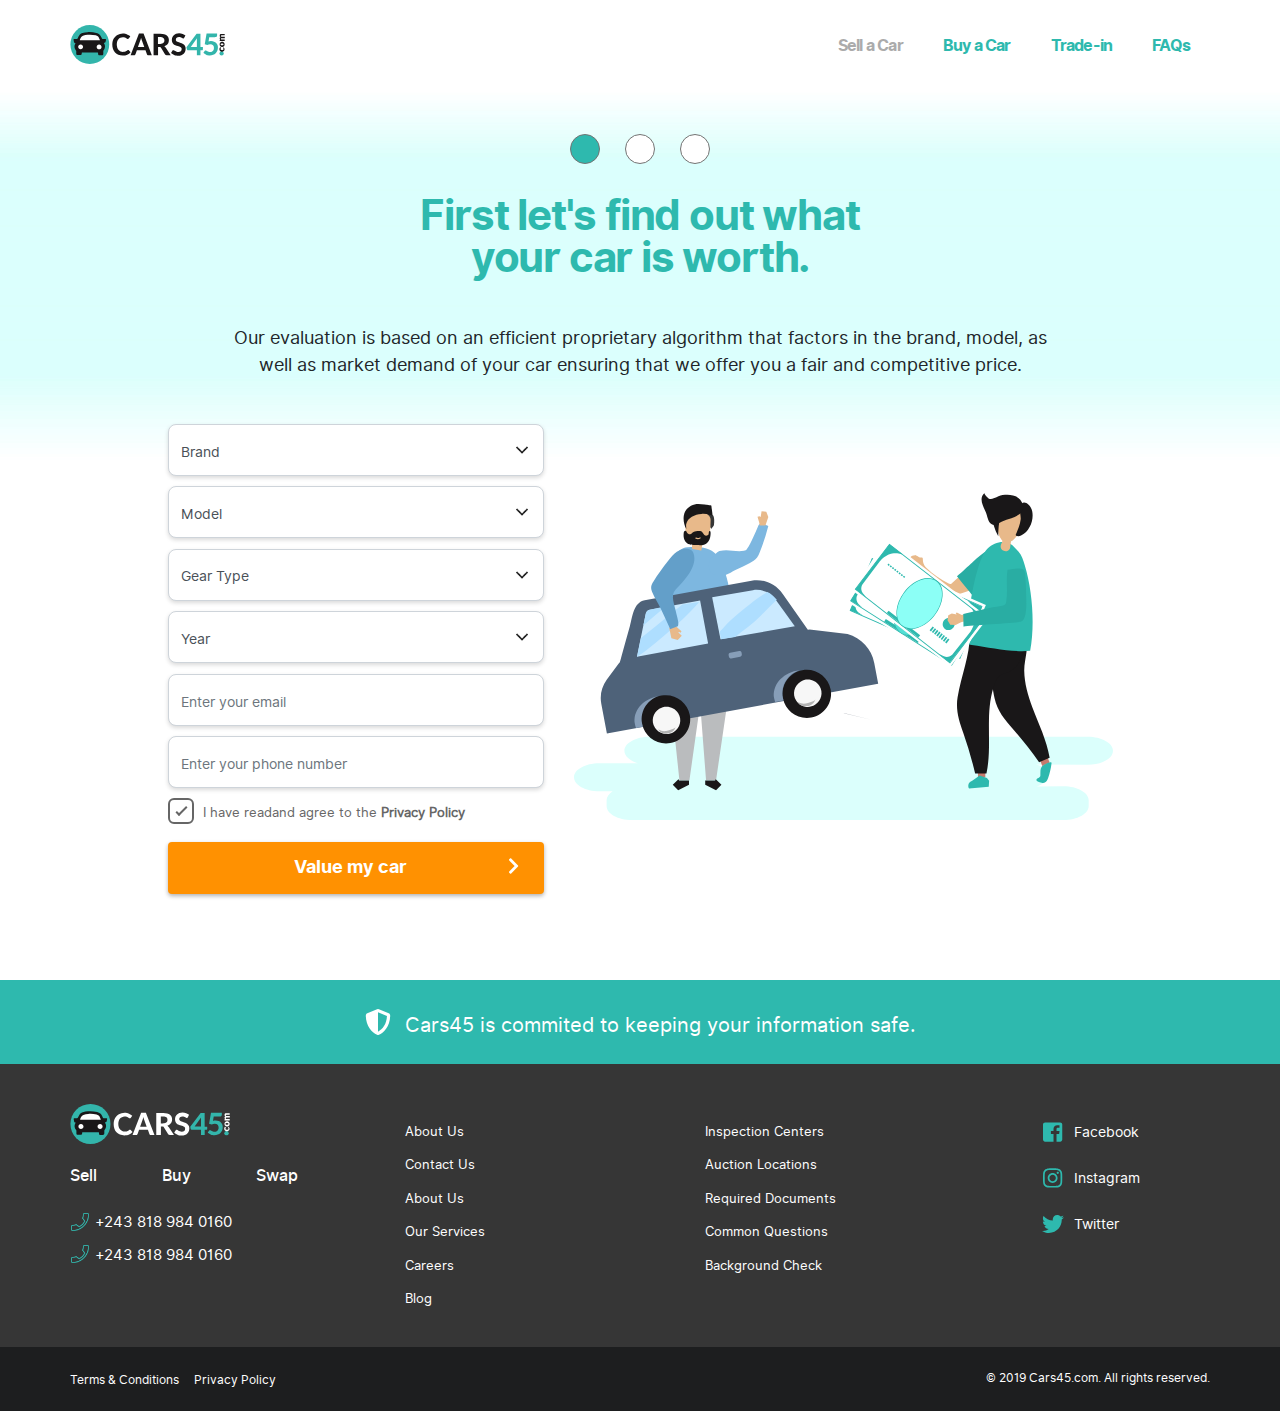
<file: sell-1.html>
<!doctype html>
<html lang="en">
  <head>
    <!-- Required meta tags -->
    <meta charset="utf-8">
    <meta name="viewport" content="width=device-width, initial-scale=1, shrink-to-fit=no">

    <link href="https://fonts.googleapis.com/css?family=Open+Sans" rel="stylesheet">
    <!-- Bootstrap CSS -->
    <link rel="stylesheet" href="assets/css/bootstrap.min.css">
    <!-- Fontawesome -->
    <link rel="stylesheet" href="assets/css/all.min.css">
    <!-- Custom -->
    <link rel="stylesheet" href="assets/css/custom_style.css">
    <link rel="stylesheet" href="assets/css/responsive.css">
    <!-- for Slick -->
    <link rel="stylesheet" type="text/css" href="assets/css/slick.css"/>
    <link rel="stylesheet" type="text/css" href="assets/css/slick-theme.css"/>

    <!-- Favicon -->
    <link rel="apple-touch-icon" sizes="57x57" href="assets/favicon/apple-icon-57x57.png">
    <link rel="apple-touch-icon" sizes="60x60" href="assets/favicon/apple-icon-60x60.png">
    <link rel="apple-touch-icon" sizes="72x72" href="assets/favicon/apple-icon-72x72.png">
    <link rel="apple-touch-icon" sizes="76x76" href="assets/favicon/apple-icon-76x76.png">
    <link rel="apple-touch-icon" sizes="114x114" href="assets/favicon/apple-icon-114x114.png">
    <link rel="apple-touch-icon" sizes="120x120" href="assets/favicon/apple-icon-120x120.png">
    <link rel="apple-touch-icon" sizes="144x144" href="assets/favicon/apple-icon-144x144.png">
    <link rel="apple-touch-icon" sizes="152x152" href="assets/favicon/apple-icon-152x152.png">
    <link rel="apple-touch-icon" sizes="180x180" href="assets/favicon/apple-icon-180x180.png">
    <link rel="icon" type="image/png" sizes="192x192"  href="assets/favicon/android-icon-192x192.png">
    <link rel="icon" type="image/png" sizes="32x32" href="assets/favicon/favicon-32x32.png">
    <link rel="icon" type="image/png" sizes="96x96" href="assets/favicon/favicon-96x96.png">
    <link rel="icon" type="image/png" sizes="16x16" href="assets/favicon/favicon-16x16.png">
    <link rel="manifest" href="assets/favicon/manifest.json">
    <meta name="msapplication-TileColor" content="#ffffff">
    <meta name="msapplication-TileImage" content="assets/favicon/ms-icon-144x144.png">
    <meta name="theme-color" content="#ffffff">

    <title>Cars45 - Sell a Car</title>
  </head>
  <body>
    <!-- HEADER -->
    <header class="main_header">
      <div class="container">
        <nav class="navbar navbar-expand-md">
          <a class="navbar-brand" href="index.html">
            <img src="assets/images/cars-45-logo.svg" alt="Logo" class="img-fluid header_logo">
          </a>
          <button class="navbar-toggler" type="button" data-toggle="collapse" data-target="#navbarCollapse" aria-controls="navbarCollapse" aria-expanded="false" aria-label="Toggle navigation">
            <span class="navbar-toggler-icon"></span>
          </button>
          <div class="collapse navbar-collapse" id="navbarCollapse">
            <ul class="navbar-nav ml-auto">
              <li class="nav-item active">
                <a class="nav-link" href="sell-1.html">Sell a Car</a>
              </li>
              <li class="nav-item">
                <a class="nav-link" href="https://carsbazr.ng/" target="_blank">Buy a Car</a>
              </li>
              <li class="nav-item">
                <a class="nav-link" href="swap-1.html">Trade-in</a>
              </li>
              <li class="nav-item">
                <a class="nav-link" href="#">FAQs</a>
              </li>
            </ul>
          </div>
        </nav>
      </div>
    </header>
    <!-- /HEADER -->

    <!-- CENTERAL SECTION -->
    <section class="centeral_section home_top_gr centeral_section_mt">
      <section class="centeral_section_gr">
        <div class="container">
          <!-- PROGRESS DOTS -->
          <ul class="progress_dots">
            <li class="active">
              <a href="sell-1.html">
                <span></span>
              </a>
            </li>
            <li>
              <a href="#">
                <span></span>
              </a>
            </li>
            <li>
              <a href="#">
                <span></span>
              </a>
            </li>
          </ul>
          <!-- /PROGRESS DOTS -->
          <h1 class="text-center lead_title">
            First let's find out what <br class="d-none d-sm-none d-md-none d-lg-block d-xl-block" />
            your car is worth.
          </h1>
          <!-- PARAGRAPH HIDDEN ON MOBILE -->
          <div class="d-none d-sm-none d-md-none d-lg-block d-xl-block">
            <p class="text-center text-18">
              Our evaluation is based on an efficient proprietary algorithm that factors in the brand, model, as<br class="d-none d-sm-none d-md-none d-lg-block d-xl-block" /> well as market demand of your car ensuring that we offer you a fair and competitive price. 
            </p>
          </div>
          <!-- /PARAGRAP HIDDEN ON MOBILE -->

        </div>

        <div class="container mt-5 mb-60">
          <div class="row">
            <div class="col-lg-10 offset-lg-1">
              <div class="row">
                <div class="col-lg-5">
                  <form>
                    <div class="form-group">
                      <select class="form-control">
                        <option>Brand</option>
                      </select>
                    </div>
                    <div class="form-group">
                      <select class="form-control">
                        <option>Model</option>
                      </select>
                    </div>
                    <div class="form-group">
                      <select class="form-control">
                        <option>Gear Type</option>
                      </select>
                    </div>
                    <div class="form-group">
                      <select class="form-control">
                        <option>Year</option>
                      </select>
                    </div>
                    <div class="form-group">
                      <input type="email" name="" class="form-control" placeholder="Enter your email">
                    </div>
                    <div class="form-group">
                      <input type="text" name="" class="form-control" placeholder="Enter your phone number">
                    </div>
                    <div class="form-group agree-to-privacy-policy-text">
                      <label class="cbox_container">I have readand agree to the <strong><a href="#">Privacy Policy</a></strong>
                        <input type="checkbox" checked="checked">
                        <span class="checkmark"></span>
                      </label>
                    </div>
                    <div class="form-group">
                      <!-- <input type="submit" name="" value="Value my car" class="btn btn-orange btn-block pt-2"> -->
                      <a href="sell-2.html" type="submit" class="btn btn-orange btn-block pt-2 button_submit">
                        Value my car <i class="fas fa-chevron-right"></i>
                      </a>
                    </div>
                  </form>
                </div>
                <div class="col-lg-7 d-flex align-items-center">
                  <div class="d-none d-sm-none d-md-none d-lg-block d-xl-block width-100">
                    <figure class="sub_featured_thumb">
                      <img src="assets/images/sell.svg" alt="Thumb" class="img-fluid img-fullwidth">
                    </figure>
                  </div>
                </div>
              </div>
            </div>
          </div>

          <!-- PARAGRAPH HIDDEN ON DESKTOP -->
          <div class="d-block d-sm-block d-md-block d-lg-none d-xl-none mt-4">
            <p class="text-center">
              Our evaluation is based on an efficient proprietary algorithm that factors in the brand, model, as<br class="d-none d-sm-none d-md-none d-lg-block d-xl-block" /> well as market demand of your car ensuring that we offer you a fair and competitive price. 
            </p>
          </div>
          <!-- /PARAGRAP HIDDEN ON DESKTOP -->

          


        </div><!-- /container -->
      </section>

      <section class="commetment_slogan">
        <div class="container">
         <i class="fas fa-shield-alt mr-2"></i> Cars45 is commited to keeping your information safe.
        </div>
      </section>

      

      

      
      
    </section>
    <!-- /CENTERAL SECTION -->

    <!-- FOOTER -->
    <footer class="main_footer">
      <div class="main_footer_upper">
        <div class="container">
          <div class="clearfix d-flex">
            <div class="footer_col_a">
              <div class="footer_logo">
                <a href="#">
                  <img src="assets/images/cars-45-logo-2.svg" alt="Logo" class="img-fluid">
                </a>
              </div>
              <ul class="footer_tag_list">
                <li>
                  sell
                </li>
                <li>
                  buy
                </li>
                <li>
                  swap
                </li>
              </ul>
              <ul class="fa-ul footer_phone_list">
                <li>
                    <a href="#">
                    <span class="fa-li" >
                      <img src="assets/images/phone.png" alt="Phone" class="img-fluid">
                    </span>
                  +243 818 984 0160
                  </a>
                </li>
                <li>
                    <a href="#">
                    <span class="fa-li" ><img src="assets/images/phone.png" alt="Phone" class="img-fluid"></span>+243 818 984 0160
                  </a>
                </li>
              </ul>
            </div>
            <div class="footer_col_b">
              <ul class="footer_links_list">
                <li>
                  <a href="#">
                    about us
                  </a>
                </li>
                <li>
                  <a href="#">
                    contact us
                  </a>
                </li>
                <li>
                  <a href="#">
                    about us
                  </a>
                </li>
                <li>
                  <a href="#">
                    our services
                  </a>
                </li>
                <li>
                  <a href="#">
                    careers
                  </a>
                </li>
                <li>
                  <a href="#">
                    blog
                  </a>
                </li>
                <li>
                  <a href="#">
                    inspection centers
                  </a>
                </li>
                <li>
                  <a href="#">
                    auction locations
                  </a>
                </li>
                <li>
                  <a href="#">
                    required documents
                  </a>
                </li>
                <li>
                  <a href="#">
                    common questions
                  </a>
                </li>
                <li>
                  <a href="#">
                    background check
                  </a>
                </li>
              </ul>
            </div>
            <div class="footer_col_c">
              <ul class="fa-ul footer_social_links_list">
                <li>
                  <a href="#">
                    <span class="fa-li" ><i class="fab fa-facebook-square"></i></span>Facebook
                  </a>
                </li>
                <li>
                  <a href="#">
                    <span class="fa-li" ><i class="fab fa-instagram"></i></span>Instagram
                  </a>
                </li>
                <li>
                  <a href="#">
                    <span class="fa-li" ><i class="fab fa-twitter"></i></span>Twitter
                  </a>
                </li>
              </ul>
            </div>
          </div>
        </div>
      </div><!-- /main_footer_upper -->
      <div class="main_footer_lower">
        <div class="container">
          <div class="row">
            <div class="col-md-6">
              <ul class="terms_list">
                <li>
                  <a href="#">
                    Terms & Conditions
                  </a>
                </li>
                <li>
                  <a href="#">
                    Privacy Policy
                  </a>
                </li>
              </ul>
            </div>
            <div class="col-md-6">
              <p class="copyrights">
                © 2019 Cars45.com. All rights reserved.
              </p>
            </div>
          </div>
        </div>
      </div><!-- /main_footer_lower -->
    </footer>
    <!-- /FOOTER -->




    <!-- Modal -->
    <div class="modal fade video_modal" id="hiw-video-Modal" tabindex="-1" role="dialog" aria-labelledby="exampleModalLabel" aria-hidden="true">
      <div class="modal-dialog modal-dialog-centered" role="document">
        <div class="modal-content">
            <button type="button" class="close" data-dismiss="modal" aria-label="Close">
              <span aria-hidden="true"><i class="fas fa-times-circle"></i></span>
            </button>
          <div class="modal-body">
            <iframe width="560" height="315" src="https://www.youtube.com/embed/07d2dXHYb94" frameborder="0" allow="accelerometer; autoplay; encrypted-media; gyroscope; picture-in-picture" allowfullscreen></iframe>
          </div>
        </div>
      </div>
    </div>

    <!-- Optional JavaScript -->
    <!-- jQuery first, then Popper.js, then Bootstrap JS -->
    <!-- <script src="assets/js/jquery-3.3.1.slim.min.js"></script> -->
    <script type="text/javascript" src="https://code.jquery.com/jquery-1.12.4.min.js"></script>
    <script src="assets/js/popper.min.js"></script>
    <script src="assets/js/bootstrap.min.js"></script>
    <script defer src="assets/js/all.min.js"></script>
    <script type="text/javascript" src="assets/js/slick.js"></script>
    <script defer src="assets/js/custom_scripts.js"></script>
  </body>
</html>
</file>
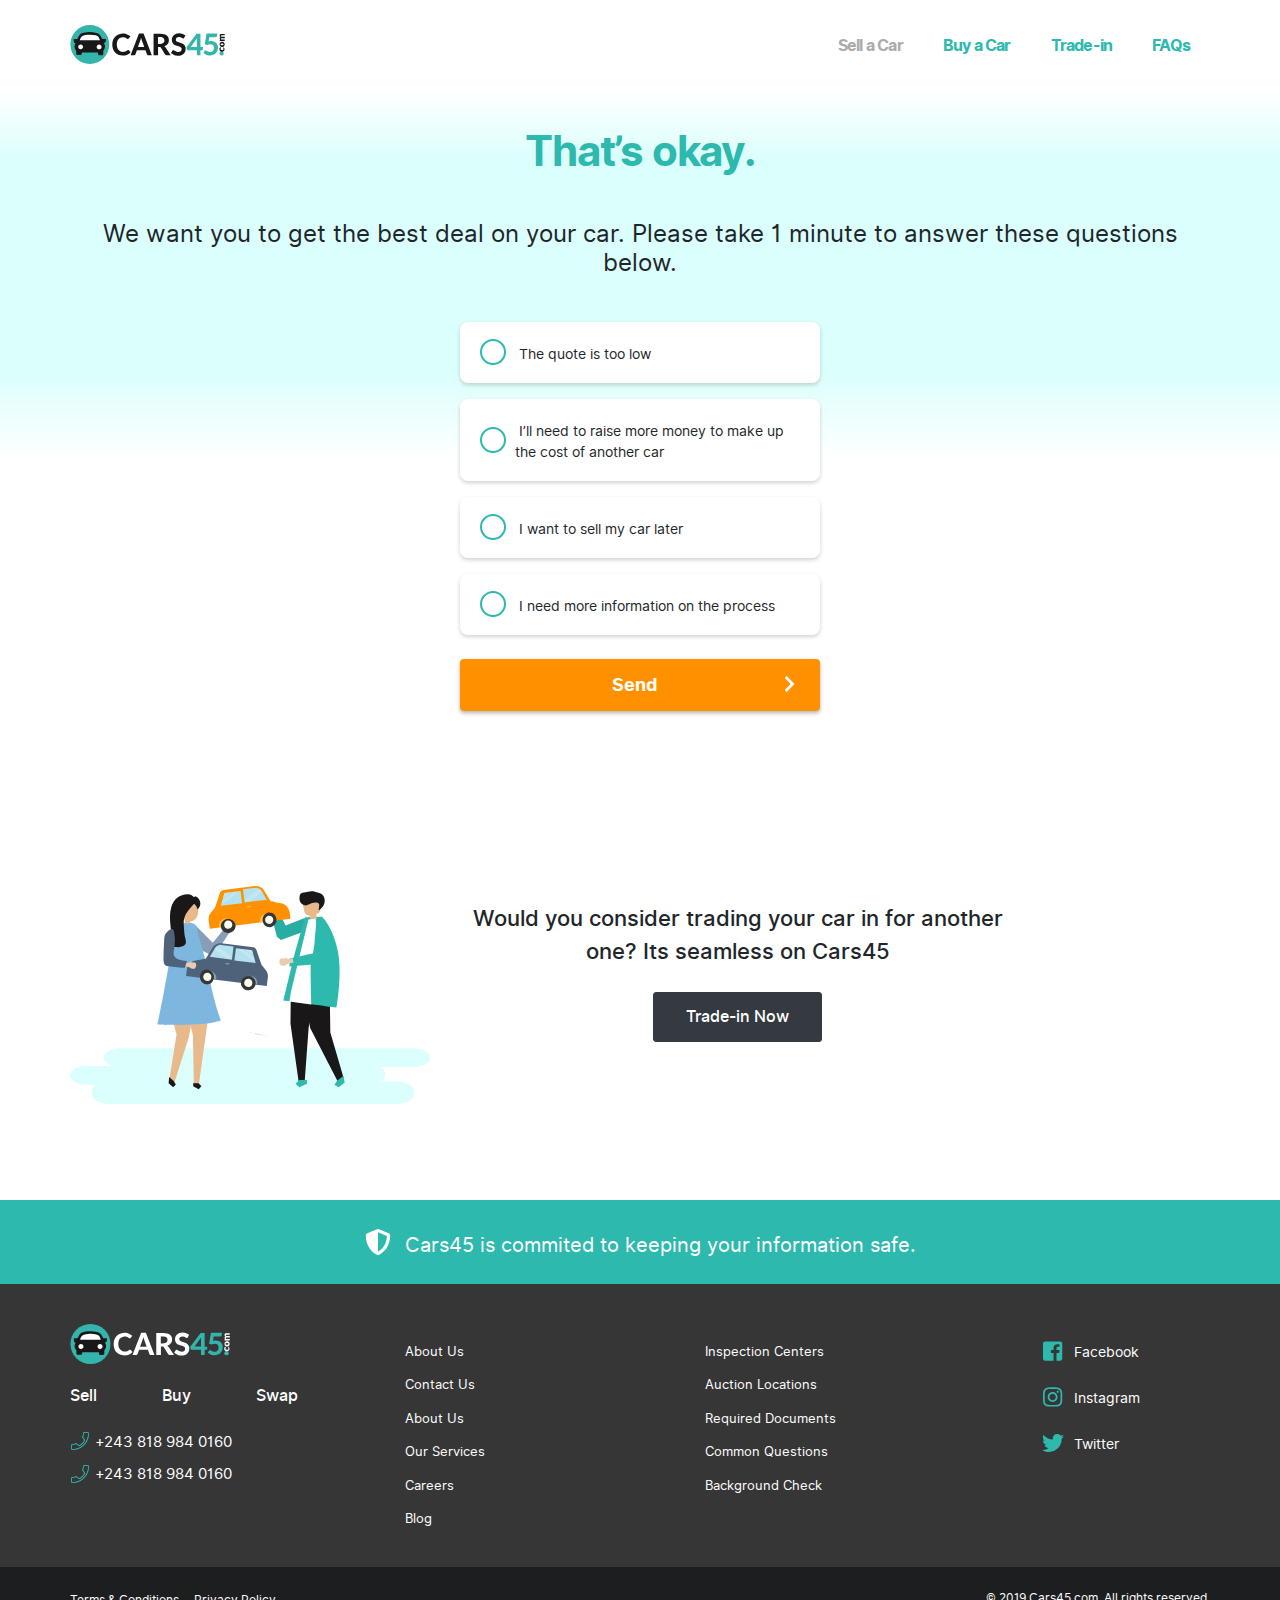
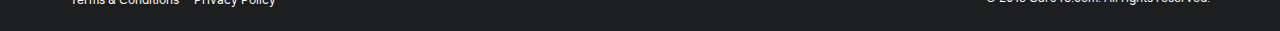
<file: sell-2-not-yet.html>
<!doctype html>
<html lang="en">
  <head>
    <!-- Required meta tags -->
    <meta charset="utf-8">
    <meta name="viewport" content="width=device-width, initial-scale=1, shrink-to-fit=no">

    <link href="https://fonts.googleapis.com/css?family=Open+Sans" rel="stylesheet">
    <!-- Bootstrap CSS -->
    <link rel="stylesheet" href="assets/css/bootstrap.min.css">
    <!-- Fontawesome -->
    <link rel="stylesheet" href="assets/css/all.min.css">
    <!-- Custom -->
    <link rel="stylesheet" href="assets/css/custom_style.css">
    <link rel="stylesheet" href="assets/css/responsive.css">
    <!-- for Slick -->
    <link rel="stylesheet" type="text/css" href="assets/css/slick.css"/>
    <link rel="stylesheet" type="text/css" href="assets/css/slick-theme.css"/>

    <!-- Favicon -->
    <link rel="apple-touch-icon" sizes="57x57" href="assets/favicon/apple-icon-57x57.png">
    <link rel="apple-touch-icon" sizes="60x60" href="assets/favicon/apple-icon-60x60.png">
    <link rel="apple-touch-icon" sizes="72x72" href="assets/favicon/apple-icon-72x72.png">
    <link rel="apple-touch-icon" sizes="76x76" href="assets/favicon/apple-icon-76x76.png">
    <link rel="apple-touch-icon" sizes="114x114" href="assets/favicon/apple-icon-114x114.png">
    <link rel="apple-touch-icon" sizes="120x120" href="assets/favicon/apple-icon-120x120.png">
    <link rel="apple-touch-icon" sizes="144x144" href="assets/favicon/apple-icon-144x144.png">
    <link rel="apple-touch-icon" sizes="152x152" href="assets/favicon/apple-icon-152x152.png">
    <link rel="apple-touch-icon" sizes="180x180" href="assets/favicon/apple-icon-180x180.png">
    <link rel="icon" type="image/png" sizes="192x192"  href="assets/favicon/android-icon-192x192.png">
    <link rel="icon" type="image/png" sizes="32x32" href="assets/favicon/favicon-32x32.png">
    <link rel="icon" type="image/png" sizes="96x96" href="assets/favicon/favicon-96x96.png">
    <link rel="icon" type="image/png" sizes="16x16" href="assets/favicon/favicon-16x16.png">
    <link rel="manifest" href="assets/favicon/manifest.json">
    <meta name="msapplication-TileColor" content="#ffffff">
    <meta name="msapplication-TileImage" content="assets/favicon/ms-icon-144x144.png">
    <meta name="theme-color" content="#ffffff">

    <title>Cars45 - Sell a Car 2</title>
  </head>
  <body>
    <!-- HEADER -->
    <header class="main_header">
      <div class="container">
        <nav class="navbar navbar-expand-md">
          <a class="navbar-brand" href="index.html">
            <img src="assets/images/cars-45-logo.svg" alt="Logo" class="img-fluid header_logo">
          </a>
          <button class="navbar-toggler" type="button" data-toggle="collapse" data-target="#navbarCollapse" aria-controls="navbarCollapse" aria-expanded="false" aria-label="Toggle navigation">
            <span class="navbar-toggler-icon"></span>
          </button>
          <div class="collapse navbar-collapse" id="navbarCollapse">
            <ul class="navbar-nav ml-auto">
              <li class="nav-item active">
                <a class="nav-link" href="#">Sell a Car</a>
              </li>
              <li class="nav-item">
                <a class="nav-link" href="#">Buy a Car</a>
              </li>
              <li class="nav-item">
                <a class="nav-link" href="swap-1.html">Trade-in</a>
              </li>
              <li class="nav-item">
                <a class="nav-link" href="#">FAQs</a>
              </li>
            </ul>
          </div>
        </nav>
      </div>
    </header>
    <!-- /HEADER -->

    <!-- CENTERAL SECTION -->
    <section class="centeral_section home_top_gr centeral_section_mt">
      <section class="centeral_section_gr">
        <div class="container">
          <h1 class="text-center lead_title">
            That’s okay.
          </h1>
          <h4 class="text-center mb-5">
            We want you to get the best deal on your car. Please take 1 minute to answer these questions below. 
          </h4>

        </div>


        <!-- USER OPTIONS TOUR -->
        <div class="little_container user_tour_options_wrap">
          <div class="mb-3">
            <div class="radio_option bg-white clearfix">
              <label class="radio_container" for="user_tour_option_one"><span class="pl-1">The quote is too low</span>
                <input type="radio" name="user_tour_radio" id="user_tour_option_one">
                <span class="radiomark"></span>
              </label>
            </div>
          </div>
          <div class="mb-3">
            <div class="radio_option bg-white clearfix">
              <label class="radio_container" for="user_tour_option_two"><span class="pl-1">I’ll need to raise more money to make up the cost of another car</span>
                <input type="radio" name="user_tour_radio" id="user_tour_option_two">
                <span class="radiomark"></span>
              </label>
            </div>
          </div>
          <div class="mb-3">
            <div class="radio_option bg-white clearfix">
              <label class="radio_container" for="user_tour_option_three"><span class="pl-1">I want to sell my car later</span>
                <input type="radio" name="user_tour_radio" id="user_tour_option_three">
                <span class="radiomark"></span>
              </label>
            </div>
          </div>
          <div class="mb-4">
            <div class="radio_option bg-white clearfix">
              <label class="radio_container" for="user_tour_option_four"><span class="pl-1">I need more information on the process</span>
                <input type="radio" name="user_tour_radio" id="user_tour_option_four">
                <span class="radiomark"></span>
              </label>
            </div>
          </div>
          <div class="mb-3">
            <button type="submit" class="btn btn-orange btn-block pt-2 button_submit"  data-toggle="modal" data-target="#thankYouModal">
              Send <i class="fas fa-chevron-right"></i>
            </button>
          </div>
        </div>
        <!-- /USER OPTIONS TOUR -->
      </section>

      <section class="section_padd_eighty swap_featured_section">
        <div class="container">
          <div class="row">
            <div class="col-lg-4 col-md-4">
              <figure>
                <img src="assets/images/swap.svg" alt="Swap" class="img-fluid img-fullwidth">
              </figure>
            </div>
            <div class="col-lg-6 col-md-8">
              <div class="swap_featured_section_right">
                <p class="text-22 intermedium mb-4">
                  Would you consider trading your car in for another one? Its seamless on Cars45
                </p>
                <a href="swap-1.html" class="btn btn-dark btn-wide intermedium less_radius">
                  Trade-in Now
                </a>
              </div>
            </div>
          </div>
        </div>
      </section>

      <section class="commetment_slogan">
        <div class="container">
         <i class="fas fa-shield-alt mr-2"></i> Cars45 is commited to keeping your information safe.
        </div>
      </section>

      

      

      
      
    </section>
    <!-- /CENTERAL SECTION -->

    <!-- FOOTER -->
    <footer class="main_footer">
      <div class="main_footer_upper">
        <div class="container">
          <div class="clearfix d-flex">
            <div class="footer_col_a">
              <div class="footer_logo">
                <a href="#">
                  <img src="assets/images/cars-45-logo-2.svg" alt="Logo" class="img-fluid">
                </a>
              </div>
              <ul class="footer_tag_list">
                <li>
                  sell
                </li>
                <li>
                  buy
                </li>
                <li>
                  swap
                </li>
              </ul>
              <ul class="fa-ul footer_phone_list">
                <li>
                    <a href="#">
                    <span class="fa-li" >
                      <img src="assets/images/phone.png" alt="Phone" class="img-fluid">
                    </span>
                  +243 818 984 0160
                  </a>
                </li>
                <li>
                    <a href="#">
                    <span class="fa-li" ><img src="assets/images/phone.png" alt="Phone" class="img-fluid"></span>+243 818 984 0160
                  </a>
                </li>
              </ul>
            </div>
            <div class="footer_col_b">
              <ul class="footer_links_list">
                <li>
                  <a href="#">
                    about us
                  </a>
                </li>
                <li>
                  <a href="#">
                    contact us
                  </a>
                </li>
                <li>
                  <a href="#">
                    about us
                  </a>
                </li>
                <li>
                  <a href="#">
                    our services
                  </a>
                </li>
                <li>
                  <a href="#">
                    careers
                  </a>
                </li>
                <li>
                  <a href="#">
                    blog
                  </a>
                </li>
                <li>
                  <a href="#">
                    inspection centers
                  </a>
                </li>
                <li>
                  <a href="#">
                    auction locations
                  </a>
                </li>
                <li>
                  <a href="#">
                    required documents
                  </a>
                </li>
                <li>
                  <a href="#">
                    common questions
                  </a>
                </li>
                <li>
                  <a href="#">
                    background check
                  </a>
                </li>
              </ul>
            </div>
            <div class="footer_col_c">
              <ul class="fa-ul footer_social_links_list">
                <li>
                  <a href="#">
                    <span class="fa-li" ><i class="fab fa-facebook-square"></i></span>Facebook
                  </a>
                </li>
                <li>
                  <a href="#">
                    <span class="fa-li" ><i class="fab fa-instagram"></i></span>Instagram
                  </a>
                </li>
                <li>
                  <a href="#">
                    <span class="fa-li" ><i class="fab fa-twitter"></i></span>Twitter
                  </a>
                </li>
              </ul>
            </div>
          </div>
        </div>
      </div><!-- /main_footer_upper -->
      <div class="main_footer_lower">
        <div class="container">
          <div class="row">
            <div class="col-md-6">
              <ul class="terms_list">
                <li>
                  <a href="#">
                    Terms & Conditions
                  </a>
                </li>
                <li>
                  <a href="#">
                    Privacy Policy
                  </a>
                </li>
              </ul>
            </div>
            <div class="col-md-6">
              <p class="copyrights">
                © 2019 Cars45.com. All rights reserved.
              </p>
            </div>
          </div>
        </div>
      </div><!-- /main_footer_lower -->
    </footer>
    <!-- /FOOTER -->




    <!-- Modal -->
    <div class="modal fade video_modal" id="hiw-video-Modal" tabindex="-1" role="dialog" aria-labelledby="exampleModalLabel" aria-hidden="true">
      <div class="modal-dialog modal-dialog-centered" role="document">
        <div class="modal-content">
            <button type="button" class="close" data-dismiss="modal" aria-label="Close">
              <span aria-hidden="true"><i class="fas fa-times-circle"></i></span>
            </button>
          <div class="modal-body">
            <iframe width="560" height="315" src="https://www.youtube.com/embed/07d2dXHYb94" frameborder="0" allow="accelerometer; autoplay; encrypted-media; gyroscope; picture-in-picture" allowfullscreen></iframe>
          </div>
        </div>
      </div>
    </div>


<!-- Thank you Modal -->
<div class="modal fade thankyou_modal" id="thankYouModal" tabindex="-1" role="dialog" aria-labelledby="thankYouModalLabel" aria-hidden="true">
  <div class="modal-dialog" role="document">
    <div class="modal-content">
        <button type="button" class="close" data-dismiss="modal" aria-label="Close">
          <span aria-hidden="true"><i class="fas fa-times"></i></span>
        </button>
      <div class="modal-body text-center">
        <h3>
          Thank you!
        </h3>
        <p class="text-18">
          Thanks for taking out the time to answer the questions. Your responses will help us serve you better.
        </p>
      </div>
    </div>
  </div>
</div>



    <!-- Optional JavaScript -->
    <!-- jQuery first, then Popper.js, then Bootstrap JS -->
    <!-- <script src="assets/js/jquery-3.3.1.slim.min.js"></script> -->
    <script type="text/javascript" src="https://code.jquery.com/jquery-1.12.4.min.js"></script>
    <script src="assets/js/popper.min.js"></script>
    <script src="assets/js/bootstrap.min.js"></script>
    <script defer src="assets/js/all.min.js"></script>
    <script type="text/javascript" src="assets/js/slick.js"></script>
    <script defer src="assets/js/custom_scripts.js"></script>
  </body>
</html>
</file>
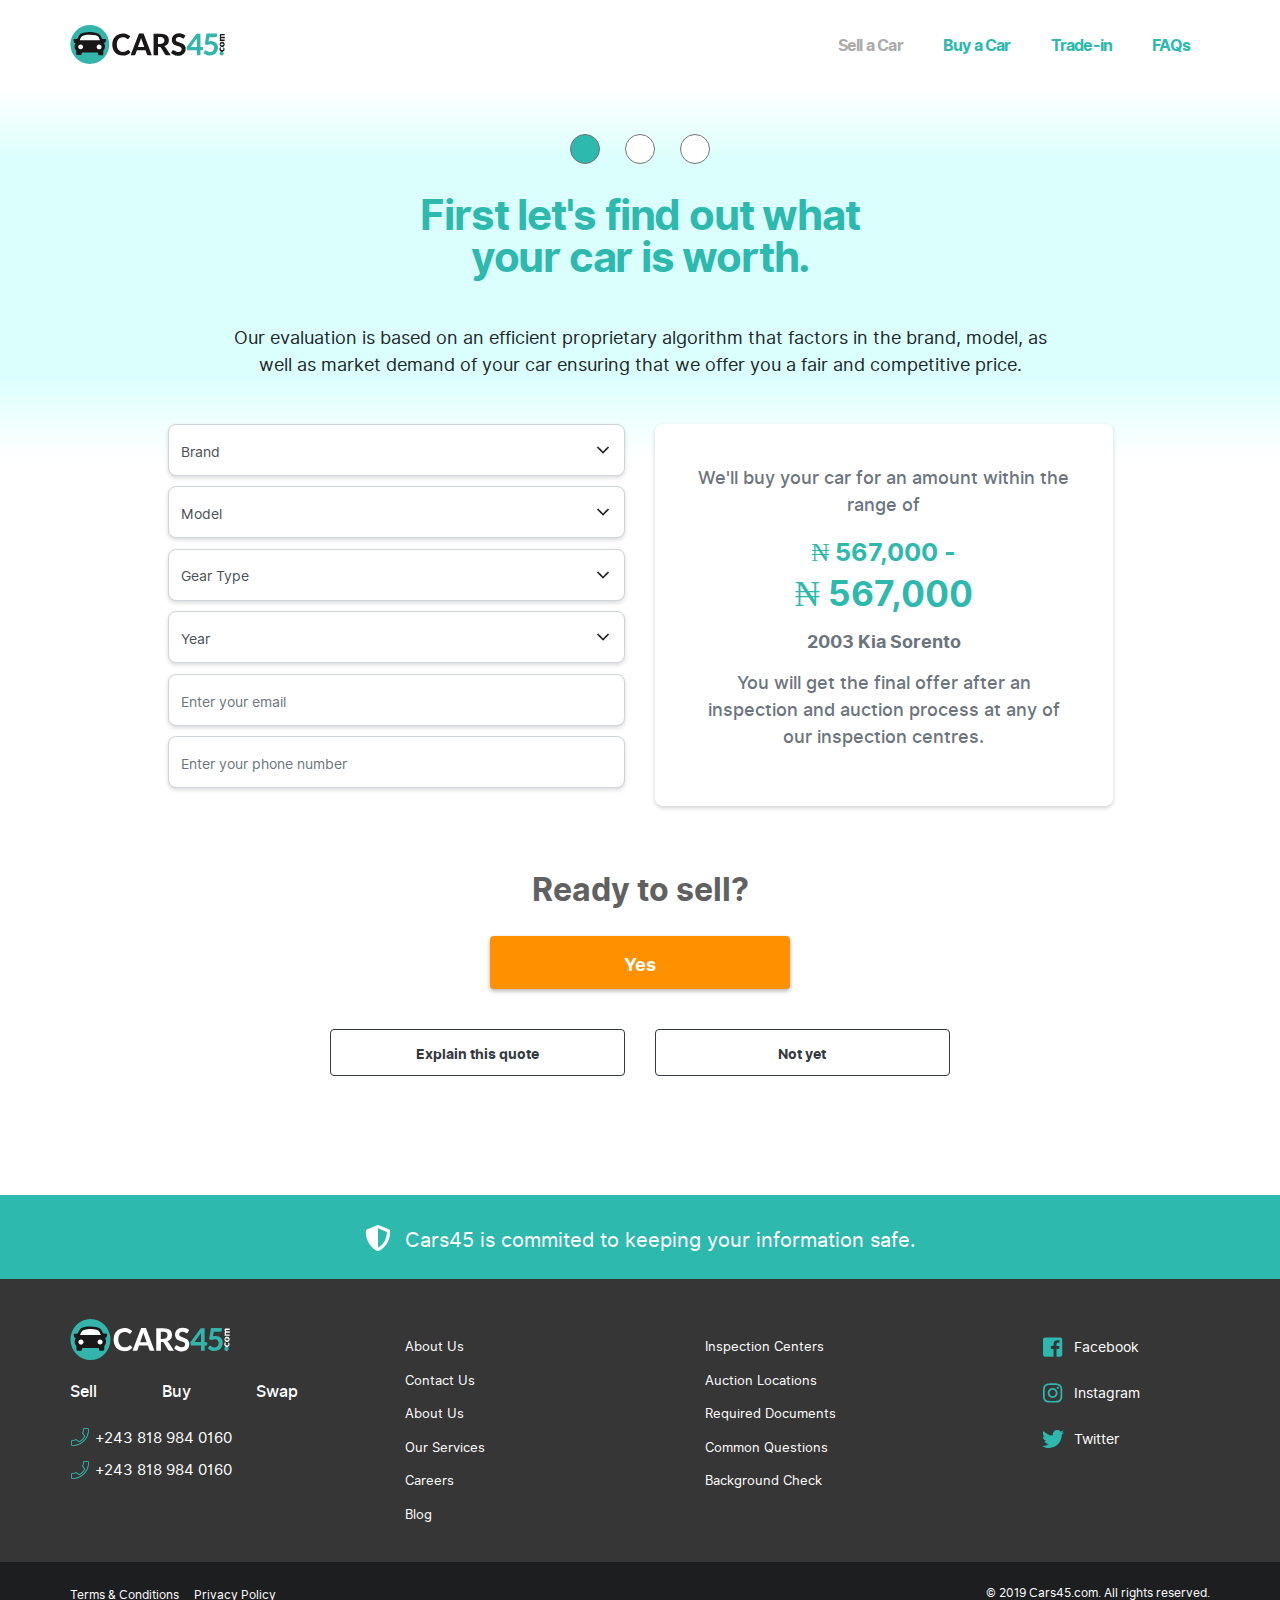
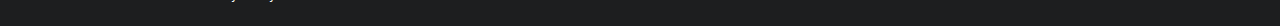
<file: sell-2.html>
<!doctype html>
<html lang="en">
  <head>
    <!-- Required meta tags -->
    <meta charset="utf-8">
    <meta name="viewport" content="width=device-width, initial-scale=1, shrink-to-fit=no">

    <link href="https://fonts.googleapis.com/css?family=Open+Sans" rel="stylesheet">
    <!-- Bootstrap CSS -->
    <link rel="stylesheet" href="assets/css/bootstrap.min.css">
    <!-- Fontawesome -->
    <link rel="stylesheet" href="assets/css/all.min.css">
    <!-- Custom -->
    <link rel="stylesheet" href="assets/css/custom_style.css">
    <link rel="stylesheet" href="assets/css/responsive.css">
    <!-- for Slick -->
    <link rel="stylesheet" type="text/css" href="assets/css/slick.css"/>
    <link rel="stylesheet" type="text/css" href="assets/css/slick-theme.css"/>

    <!-- Favicon -->
    <link rel="apple-touch-icon" sizes="57x57" href="assets/favicon/apple-icon-57x57.png">
    <link rel="apple-touch-icon" sizes="60x60" href="assets/favicon/apple-icon-60x60.png">
    <link rel="apple-touch-icon" sizes="72x72" href="assets/favicon/apple-icon-72x72.png">
    <link rel="apple-touch-icon" sizes="76x76" href="assets/favicon/apple-icon-76x76.png">
    <link rel="apple-touch-icon" sizes="114x114" href="assets/favicon/apple-icon-114x114.png">
    <link rel="apple-touch-icon" sizes="120x120" href="assets/favicon/apple-icon-120x120.png">
    <link rel="apple-touch-icon" sizes="144x144" href="assets/favicon/apple-icon-144x144.png">
    <link rel="apple-touch-icon" sizes="152x152" href="assets/favicon/apple-icon-152x152.png">
    <link rel="apple-touch-icon" sizes="180x180" href="assets/favicon/apple-icon-180x180.png">
    <link rel="icon" type="image/png" sizes="192x192"  href="assets/favicon/android-icon-192x192.png">
    <link rel="icon" type="image/png" sizes="32x32" href="assets/favicon/favicon-32x32.png">
    <link rel="icon" type="image/png" sizes="96x96" href="assets/favicon/favicon-96x96.png">
    <link rel="icon" type="image/png" sizes="16x16" href="assets/favicon/favicon-16x16.png">
    <link rel="manifest" href="assets/favicon/manifest.json">
    <meta name="msapplication-TileColor" content="#ffffff">
    <meta name="msapplication-TileImage" content="assets/favicon/ms-icon-144x144.png">
    <meta name="theme-color" content="#ffffff">

    <title>Cars45 - Sell a Car 2</title>
  </head>
  <body>
    <!-- HEADER -->
    <header class="main_header">
      <div class="container">
        <nav class="navbar navbar-expand-md">
          <a class="navbar-brand" href="index.html">
            <img src="assets/images/cars-45-logo.svg" alt="Logo" class="img-fluid header_logo">
          </a>
          <button class="navbar-toggler" type="button" data-toggle="collapse" data-target="#navbarCollapse" aria-controls="navbarCollapse" aria-expanded="false" aria-label="Toggle navigation">
            <span class="navbar-toggler-icon"></span>
          </button>
          <div class="collapse navbar-collapse" id="navbarCollapse">
            <ul class="navbar-nav ml-auto">
              <li class="nav-item active">
                <a class="nav-link" href="sell-1.html">Sell a Car</a>
              </li>
              <li class="nav-item">
                <a class="nav-link" href="https://carsbazr.ng/" target="_blank">Buy a Car</a>
              </li>
              <li class="nav-item">
                <a class="nav-link" href="swap-1.html">Trade-in</a>
              </li>
              <li class="nav-item">
                <a class="nav-link" href="#">FAQs</a>
              </li>
            </ul>
          </div>
        </nav>
      </div>
    </header>
    <!-- /HEADER -->

    <!-- CENTERAL SECTION -->
    <section class="centeral_section home_top_gr centeral_section_mt">
      <section class="centeral_section_gr">
        <div class="container">
          <!-- PROGRESS DOTS -->
          <ul class="progress_dots">
            <li class="active">
              <a href="sell-1.html">
                <span></span>
              </a>
            </li>
            <li>
              <a href="#">
                <span></span>
              </a>
            </li>
            <li>
              <a href="#">
                <span></span>
              </a>
            </li>
          </ul>
          <!-- /PROGRESS DOTS -->
          <h1 class="text-center lead_title">
            First let's find out what <br class="d-none d-sm-none d-md-none d-lg-block d-xl-block" />
            your car is worth.
          </h1>
          <!-- PARAGRAPH HIDDEN ON MOBILE -->
          <div class="d-none d-sm-none d-md-none d-lg-block d-xl-block">
            <p class="text-center text-18">
              Our evaluation is based on an efficient proprietary algorithm that factors in the brand, model, as<br class="d-none d-sm-none d-md-none d-lg-block d-xl-block" /> well as market demand of your car ensuring that we offer you a fair and competitive price. 
            </p>
          </div>
          <!-- /PARAGRAP HIDDEN ON MOBILE -->

        </div>

        <div class="container mt-5 mb-60">
          <div class="row">
            <div class="col-lg-10 offset-lg-1">
              <div class="row">
                <div class="col-lg-6">
                  <form class="d-none d-sm-none d-md-none d-lg-block d-xl-block">
                    <div class="form-group">
                      <select class="form-control">
                        <option>Brand</option>
                      </select>
                    </div>
                    <div class="form-group">
                      <select class="form-control">
                        <option>Model</option>
                      </select>
                    </div>
                    <div class="form-group">
                      <select class="form-control">
                        <option>Gear Type</option>
                      </select>
                    </div>
                    <div class="form-group">
                      <select class="form-control">
                        <option>Year</option>
                      </select>
                    </div>
                    <div class="form-group">
                      <input type="email" name="" class="form-control" placeholder="Enter your email">
                    </div>
                    <div class="form-group mb-0">
                      <input type="text" name="" class="form-control" placeholder="Enter your phone number">
                    </div>
                    <!--<div class="form-group agree-to-privacy-policy-text">
                      <label class="cbox_container">I have readand agree to the <strong><a href="#">Privacy Policy</a></strong>
                        <input type="checkbox" checked="checked">
                        <span class="checkmark"></span>
                      </label>
                    </div>
                     <div class="form-group">
                      <button type="submit" class="btn btn-orange btn-block pt-2 button_submit">
                        Value my car <i class="fas fa-chevron-right"></i>
                      </button>
                    </div> -->
                  </form>
                </div>
                <div class="col-lg-6 result_container">
                  <!-- RESULT BLOCK -->
                  <div class="bg-white text-center">
                    <p class="text-18 text-muted intermedium">
                      We'll buy your car for an amount within the range of
                    </p>
                    <h4 class="old_price mb-1">
                      ₦ 567,000 - 
                    </h4>
                    <h3 class="new_price mb-3">
                      ₦ 567,000 
                    </h3>
                    <p class="text-18 interbold text-muted">
                      2003 Kia Sorento
                    </p>
                    <p class="text-18 intermedium text-muted">
                      You will get the final offer after an inspection and auction process at any of our inspection centres.
                    </p>
                  </div>
                  <!-- /RESULT BLOCK -->
                </div>
              </div>
            </div>
          </div>
        </div><!-- /container -->

        <!-- READY TO SELL -->
        <section class="ready_to_sell_section">
          <div class="container">
            <div class="row">
              <div class="col-lg-10 offset-lg-1 text-center">
                <h2 class="dark_title interbold mb-3">
                  Ready to sell?
                </h2>
                <a href="sell-3.html" class="btn btn-orange btn-300 mt-3 mb-3">
                  Yes
                </a>
                <div class="row mt-4 mb-4">
                  <div class="col-md-8 offset-md-2">
                    <div class="row">
                      <div class="col-sm-6">
                        <a href="#" class="btn btn-outline-dark btn-block btn-sm interbold" data-toggle="modal" data-target="#explainQuoteModal">
                          Explain this quote
                        </a>
                      </div>
                      <div class="col-sm-6">
                        <a href="sell-2-not-yet.html" class="btn btn-outline-dark btn-block btn-sm  interbold">
                          Not yet
                        </a>
                      </div>
                    </div>
                  </div>
                </div>
              </div>
            </div>
          </div>
        </section>
          <!-- /READY TO SELL -->


      </section>

      <section class="commetment_slogan">
        <div class="container">
         <i class="fas fa-shield-alt mr-2"></i> Cars45 is commited to keeping your information safe.
        </div>
      </section>

      

      

      
      
    </section>
    <!-- /CENTERAL SECTION -->

    <!-- FOOTER -->
    <footer class="main_footer">
      <div class="main_footer_upper">
        <div class="container">
          <div class="clearfix d-flex">
            <div class="footer_col_a">
              <div class="footer_logo">
                <a href="#">
                  <img src="assets/images/cars-45-logo-2.svg" alt="Logo" class="img-fluid">
                </a>
              </div>
              <ul class="footer_tag_list">
                <li>
                  sell
                </li>
                <li>
                  buy
                </li>
                <li>
                  swap
                </li>
              </ul>
              <ul class="fa-ul footer_phone_list">
                <li>
                    <a href="#">
                    <span class="fa-li" >
                      <img src="assets/images/phone.png" alt="Phone" class="img-fluid">
                    </span>
                  +243 818 984 0160
                  </a>
                </li>
                <li>
                    <a href="#">
                    <span class="fa-li" ><img src="assets/images/phone.png" alt="Phone" class="img-fluid"></span>+243 818 984 0160
                  </a>
                </li>
              </ul>
            </div>
            <div class="footer_col_b">
              <ul class="footer_links_list">
                <li>
                  <a href="#">
                    about us
                  </a>
                </li>
                <li>
                  <a href="#">
                    contact us
                  </a>
                </li>
                <li>
                  <a href="#">
                    about us
                  </a>
                </li>
                <li>
                  <a href="#">
                    our services
                  </a>
                </li>
                <li>
                  <a href="#">
                    careers
                  </a>
                </li>
                <li>
                  <a href="#">
                    blog
                  </a>
                </li>
                <li>
                  <a href="#">
                    inspection centers
                  </a>
                </li>
                <li>
                  <a href="#">
                    auction locations
                  </a>
                </li>
                <li>
                  <a href="#">
                    required documents
                  </a>
                </li>
                <li>
                  <a href="#">
                    common questions
                  </a>
                </li>
                <li>
                  <a href="#">
                    background check
                  </a>
                </li>
              </ul>
            </div>
            <div class="footer_col_c">
              <ul class="fa-ul footer_social_links_list">
                <li>
                  <a href="#">
                    <span class="fa-li" ><i class="fab fa-facebook-square"></i></span>Facebook
                  </a>
                </li>
                <li>
                  <a href="#">
                    <span class="fa-li" ><i class="fab fa-instagram"></i></span>Instagram
                  </a>
                </li>
                <li>
                  <a href="#">
                    <span class="fa-li" ><i class="fab fa-twitter"></i></span>Twitter
                  </a>
                </li>
              </ul>
            </div>
          </div>
        </div>
      </div><!-- /main_footer_upper -->
      <div class="main_footer_lower">
        <div class="container">
          <div class="row">
            <div class="col-md-6">
              <ul class="terms_list">
                <li>
                  <a href="#">
                    Terms & Conditions
                  </a>
                </li>
                <li>
                  <a href="#">
                    Privacy Policy
                  </a>
                </li>
              </ul>
            </div>
            <div class="col-md-6">
              <p class="copyrights">
                © 2019 Cars45.com. All rights reserved.
              </p>
            </div>
          </div>
        </div>
      </div><!-- /main_footer_lower -->
    </footer>
    <!-- /FOOTER -->




    <!-- Modal -->
    <div class="modal fade video_modal" id="hiw-video-Modal" tabindex="-1" role="dialog" aria-labelledby="exampleModalLabel" aria-hidden="true">
      <div class="modal-dialog modal-dialog-centered" role="document">
        <div class="modal-content">
            <button type="button" class="close" data-dismiss="modal" aria-label="Close">
              <span aria-hidden="true"><i class="fas fa-times-circle"></i></span>
            </button>
          <div class="modal-body">
            <iframe width="560" height="315" src="https://www.youtube.com/embed/07d2dXHYb94" frameborder="0" allow="accelerometer; autoplay; encrypted-media; gyroscope; picture-in-picture" allowfullscreen></iframe>
          </div>
        </div>
      </div>
    </div>

<!-- Thank you Modal -->
<div class="modal fade thankyou_modal" id="explainQuoteModal" tabindex="-1" role="dialog" aria-labelledby="explain-quote-ModalLabel" aria-hidden="true">
  <div class="modal-dialog modal-lg" role="document">
    <div class="modal-content">
        <button type="button" class="close" data-dismiss="modal" aria-label="Close">
          <span aria-hidden="true"><i class="fas fa-times"></i></span>
        </button>
      <div class="modal-body">
        <div class="text-center">
          <h3 class="text-40">
            About your quote
          </h3>
          <h4 class="interbold text-30 mb-3">
            Online Valuation
          </h4>
          <p class="mb-3 text-22 l-spacing-n-1">
            Our online valuation is determined by the following factors
          </p>
        </div>
        <div class="quote_specs_container mb-4">
          <p>
            <span class="theme_blue">Car brand</span>
            <br/>
            Some brands attract a higher value than others.
            <br/>
            <span class="theme_blue">Car Model</span>
            <br/>
            Even within a given brand, some models are valued higher.
            <br/>
            <span class="theme_blue">Year:</span>
            <br/>
            Cars manufactured recently often atrract higher value
            <br/>
            <span class="theme_blue">Year:</span>
            <br/>
            Automatic transmission will usually sell higher than a manual.
            <br/>
            <span class="theme_blue">Market Price:</span>
            <br/>
            Our quotes are  competitively matched  to market price.
            <br/>
            <span class="theme_blue">Demand:</span>
            <br/>
            Cars in high demand sell for higher prices.
          </p>
        </div>
        <h4 class="interbold text-30 mb-3 text-center">
          Inpsection Center Auction Price
        </h4>
        <p class="mb-3 text-22 text-center l-spacing-n-1">
          A final offer will be made for your car after it is inspected. This price can vary from the quote you just based on the following factors.
        </p>
        <ul class="inspection_center_icons_list clearfix">
          <li>
            <figure>
              <img src="assets/images/engine.svg" alt="Thumb" class="img-fluid">
            </figure>
            <figcaption>
              Engine
            </figcaption>
          </li>
          <li>
            <figure>
              <img src="assets/images/gearshift.svg" alt="Thumb" class="img-fluid">
            </figure>
            <figcaption>
              Transmission
            </figcaption>
          </li>
          <li>
            <figure>
              <img src="assets/images/seat.svg" alt="Thumb" class="img-fluid">
            </figure>
            <figcaption>
              Interior
            </figcaption>
          </li>
          <li>
            <figure>
              <img src="assets/images/car.svg" alt="Thumb" class="img-fluid">
            </figure>
            <figcaption>
              Body
            </figcaption>
          </li>
          <li>
            <figure>
              <img src="assets/images/snowflake.svg" alt="Thumb" class="img-fluid">
            </figure>
            <figcaption>
              AC
            </figcaption>
          </li>
        </ul>
        <h4 class="interbold text-30 mb-3 text-center">
          You’re in good company!
        </h4>
        <p class="mb-3 text-22 text-center l-spacing-n-1">
          Here are 5 cars we recently bought that had a quote similar to yours.
        </p>
        <ul class="five_similar_cars_list clearfix">
          <li>
            <div class="product_box">
              <a href="#">
                <figure>
                  <img src="assets/images/car2.png" alt="Thumb" class="img-fluid">
                </figure>
                <figcaption>
                  Toyota Camry 2017
                  <span class="price">
                    ₦ 1,333,000
                  </span>
                </figcaption>
              </a>
            </div>
          </li>
          <li>
            <div class="product_box">
              <a href="#">
                <figure>
                  <img src="assets/images/car2.png" alt="Thumb" class="img-fluid">
                </figure>
                <figcaption>
                  Toyota Camry 2017
                  <span class="price">
                    ₦ 1,333,000
                  </span>
                </figcaption>
              </a>
            </div>
          </li>
          <li>
            <div class="product_box">
              <a href="#">
                <figure>
                  <img src="assets/images/car2.png" alt="Thumb" class="img-fluid">
                </figure>
                <figcaption>
                  Toyota Camry 2017
                  <span class="price">
                    ₦ 1,333,000
                  </span>
                </figcaption>
              </a>
            </div>
          </li>
          <li>
            <div class="product_box">
              <a href="#">
                <figure>
                  <img src="assets/images/car2.png" alt="Thumb" class="img-fluid">
                </figure>
                <figcaption>
                  Toyota Camry 2017
                  <span class="price">
                    ₦ 1,333,000
                  </span>
                </figcaption>
              </a>
            </div>
          </li>
          <li>
            <div class="product_box">
              <a href="#">
                <figure>
                  <img src="assets/images/car2.png" alt="Thumb" class="img-fluid">
                </figure>
                <figcaption>
                  Toyota Camry 2017
                  <span class="price">
                    ₦ 1,333,000
                  </span>
                </figcaption>
              </a>
            </div>
          </li>
        </ul>
        <div class="text-center mt-3">
          <a href="sell-2.html" class="btn btn-orange pt-2 btn-300">
            Go Back
          </a>
        </div>
      </div>
    </div>
  </div>
</div>


    <!-- Optional JavaScript -->
    <!-- jQuery first, then Popper.js, then Bootstrap JS -->
    <!-- <script src="assets/js/jquery-3.3.1.slim.min.js"></script> -->
    <script type="text/javascript" src="https://code.jquery.com/jquery-1.12.4.min.js"></script>
    <script src="assets/js/popper.min.js"></script>
    <script src="assets/js/bootstrap.min.js"></script>
    <script defer src="assets/js/all.min.js"></script>
    <script type="text/javascript" src="assets/js/slick.js"></script>
    <script defer src="assets/js/custom_scripts.js"></script>
  </body>
</html>
</file>
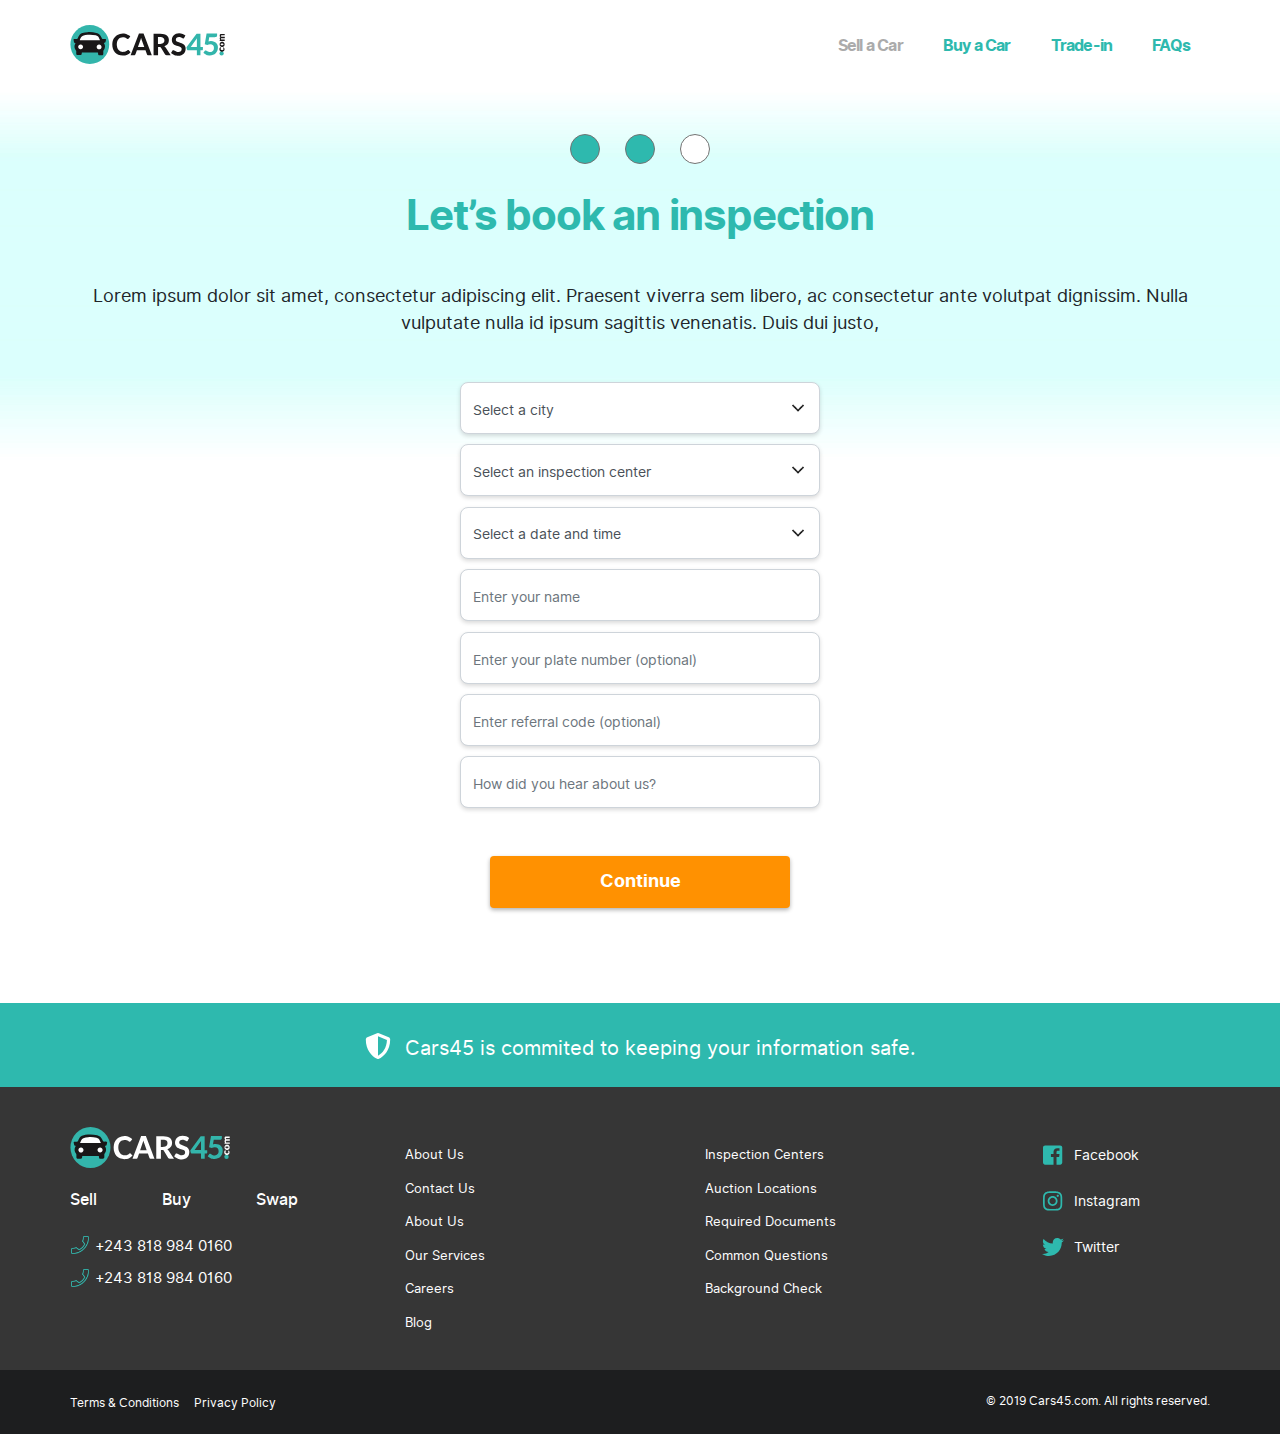
<file: sell-3.html>
<!doctype html>
<html lang="en">
  <head>
    <!-- Required meta tags -->
    <meta charset="utf-8">
    <meta name="viewport" content="width=device-width, initial-scale=1, shrink-to-fit=no">

    <link href="https://fonts.googleapis.com/css?family=Open+Sans" rel="stylesheet">
    <!-- Bootstrap CSS -->
    <link rel="stylesheet" href="assets/css/bootstrap.min.css">
    <!-- Fontawesome -->
    <link rel="stylesheet" href="assets/css/all.min.css">
    <!-- Custom -->
    <link rel="stylesheet" href="assets/css/custom_style.css">
    <link rel="stylesheet" href="assets/css/responsive.css">
    <!-- for Slick -->
    <link rel="stylesheet" type="text/css" href="assets/css/slick.css"/>
    <link rel="stylesheet" type="text/css" href="assets/css/slick-theme.css"/>

    <!-- Favicon -->
    <link rel="apple-touch-icon" sizes="57x57" href="assets/favicon/apple-icon-57x57.png">
    <link rel="apple-touch-icon" sizes="60x60" href="assets/favicon/apple-icon-60x60.png">
    <link rel="apple-touch-icon" sizes="72x72" href="assets/favicon/apple-icon-72x72.png">
    <link rel="apple-touch-icon" sizes="76x76" href="assets/favicon/apple-icon-76x76.png">
    <link rel="apple-touch-icon" sizes="114x114" href="assets/favicon/apple-icon-114x114.png">
    <link rel="apple-touch-icon" sizes="120x120" href="assets/favicon/apple-icon-120x120.png">
    <link rel="apple-touch-icon" sizes="144x144" href="assets/favicon/apple-icon-144x144.png">
    <link rel="apple-touch-icon" sizes="152x152" href="assets/favicon/apple-icon-152x152.png">
    <link rel="apple-touch-icon" sizes="180x180" href="assets/favicon/apple-icon-180x180.png">
    <link rel="icon" type="image/png" sizes="192x192"  href="assets/favicon/android-icon-192x192.png">
    <link rel="icon" type="image/png" sizes="32x32" href="assets/favicon/favicon-32x32.png">
    <link rel="icon" type="image/png" sizes="96x96" href="assets/favicon/favicon-96x96.png">
    <link rel="icon" type="image/png" sizes="16x16" href="assets/favicon/favicon-16x16.png">
    <link rel="manifest" href="assets/favicon/manifest.json">
    <meta name="msapplication-TileColor" content="#ffffff">
    <meta name="msapplication-TileImage" content="assets/favicon/ms-icon-144x144.png">
    <meta name="theme-color" content="#ffffff">

    <title>Cars45 - Sell a Car 3</title>
  </head>
  <body>
    <!-- HEADER -->
    <header class="main_header">
      <div class="container">
        <nav class="navbar navbar-expand-md">
          <a class="navbar-brand" href="index.html">
            <img src="assets/images/cars-45-logo.svg" alt="Logo" class="img-fluid header_logo">
          </a>
          <button class="navbar-toggler" type="button" data-toggle="collapse" data-target="#navbarCollapse" aria-controls="navbarCollapse" aria-expanded="false" aria-label="Toggle navigation">
            <span class="navbar-toggler-icon"></span>
          </button>
          <div class="collapse navbar-collapse" id="navbarCollapse">
            <ul class="navbar-nav ml-auto">
              <li class="nav-item active">
                <a class="nav-link" href="sell-1.html">Sell a Car</a>
              </li>
              <li class="nav-item">
                <a class="nav-link" href="https://carsbazr.ng/" target="_blank">Buy a Car</a>
              </li>
              <li class="nav-item">
                <a class="nav-link" href="swap-1.html">Trade-in</a>
              </li>
              <li class="nav-item">
                <a class="nav-link" href="#">FAQs</a>
              </li>
            </ul>
          </div>
        </nav>
      </div>
    </header>
    <!-- /HEADER -->

    <!-- CENTERAL SECTION -->
    <section class="centeral_section home_top_gr centeral_section_mt">
      <section class="centeral_section_gr">
        <div class="container">
          <!-- PROGRESS DOTS -->
          <ul class="progress_dots">
            <li class="active">
              <a href="sell-1.html">
                <span></span>
              </a>
            </li>
            <li class="active">
              <a href="#">
                <span></span>
              </a>
            </li>
            <li>
              <a href="#">
                <span></span>
              </a>
            </li>
          </ul>
          <!-- /PROGRESS DOTS -->
          <h1 class="text-center lead_title">
            Let’s book an <br class="d-block d-sm-block d-md-none d-lg-none d-xl-none" />inspection
          </h1>
          <p class="text-center mb-5 text-18 d-none d-sm-none d-md-block d-lg-block d-xl-block">
            Lorem ipsum dolor sit amet, consectetur adipiscing elit. Praesent viverra sem libero, ac consectetur ante volutpat dignissim. Nulla vulputate nulla id ipsum sagittis venenatis. Duis dui justo,
          </p>

        </div>


        <!-- USER OPTIONS TOUR -->
        <div class="little_container user_tour_options_wrap">
          <form>
            <div class="form-group">
              <select class="form-control">
                <option>
                  Select a city
                </option>
              </select>
            </div>
            <div class="form-group">
              <select class="form-control">
                <option>
                  Select an inspection center
                </option>
              </select>
            </div>
            <div class="form-group">
              <select class="form-control">
                <option>
                  Select a date and time
                </option>
              </select>
            </div>
            <div class="form-group">
              <input type="text" name="" class="form-control" placeholder="Enter your name">
            </div>
            <div class="form-group">
              <input type="text" name="" class="form-control" placeholder="Enter your plate number (optional)">
            </div>
            <div class="form-group">
              <input type="text" name="" class="form-control" placeholder="Enter referral code (optional)">
            </div>
            <div class="form-group mb-5">
              <input type="text" name="" class="form-control" placeholder="How did you hear about us?">
            </div>
            <div class="mb-5 text-center">
              <a href="sell-4.html" type="submit" class="btn btn-orange btn-300 pt-2 button_submit">
                Continue
              </a>
            </div>
          </form>
        </div>
        <!-- /USER OPTIONS TOUR -->
      </section>

      <section class="commetment_slogan">
        <div class="container">
         <i class="fas fa-shield-alt mr-2"></i> Cars45 is commited to keeping your information safe.
        </div>
      </section>

      

      

      
      
    </section>
    <!-- /CENTERAL SECTION -->

    <!-- FOOTER -->
    <footer class="main_footer">
      <div class="main_footer_upper">
        <div class="container">
          <div class="clearfix d-flex">
            <div class="footer_col_a">
              <div class="footer_logo">
                <a href="#">
                  <img src="assets/images/cars-45-logo-2.svg" alt="Logo" class="img-fluid">
                </a>
              </div>
              <ul class="footer_tag_list">
                <li>
                  sell
                </li>
                <li>
                  buy
                </li>
                <li>
                  swap
                </li>
              </ul>
              <ul class="fa-ul footer_phone_list">
                <li>
                    <a href="#">
                    <span class="fa-li" >
                      <img src="assets/images/phone.png" alt="Phone" class="img-fluid">
                    </span>
                  +243 818 984 0160
                  </a>
                </li>
                <li>
                    <a href="#">
                    <span class="fa-li" ><img src="assets/images/phone.png" alt="Phone" class="img-fluid"></span>+243 818 984 0160
                  </a>
                </li>
              </ul>
            </div>
            <div class="footer_col_b">
              <ul class="footer_links_list">
                <li>
                  <a href="#">
                    about us
                  </a>
                </li>
                <li>
                  <a href="#">
                    contact us
                  </a>
                </li>
                <li>
                  <a href="#">
                    about us
                  </a>
                </li>
                <li>
                  <a href="#">
                    our services
                  </a>
                </li>
                <li>
                  <a href="#">
                    careers
                  </a>
                </li>
                <li>
                  <a href="#">
                    blog
                  </a>
                </li>
                <li>
                  <a href="#">
                    inspection centers
                  </a>
                </li>
                <li>
                  <a href="#">
                    auction locations
                  </a>
                </li>
                <li>
                  <a href="#">
                    required documents
                  </a>
                </li>
                <li>
                  <a href="#">
                    common questions
                  </a>
                </li>
                <li>
                  <a href="#">
                    background check
                  </a>
                </li>
              </ul>
            </div>
            <div class="footer_col_c">
              <ul class="fa-ul footer_social_links_list">
                <li>
                  <a href="#">
                    <span class="fa-li" ><i class="fab fa-facebook-square"></i></span>Facebook
                  </a>
                </li>
                <li>
                  <a href="#">
                    <span class="fa-li" ><i class="fab fa-instagram"></i></span>Instagram
                  </a>
                </li>
                <li>
                  <a href="#">
                    <span class="fa-li" ><i class="fab fa-twitter"></i></span>Twitter
                  </a>
                </li>
              </ul>
            </div>
          </div>
        </div>
      </div><!-- /main_footer_upper -->
      <div class="main_footer_lower">
        <div class="container">
          <div class="row">
            <div class="col-md-6">
              <ul class="terms_list">
                <li>
                  <a href="#">
                    Terms & Conditions
                  </a>
                </li>
                <li>
                  <a href="#">
                    Privacy Policy
                  </a>
                </li>
              </ul>
            </div>
            <div class="col-md-6">
              <p class="copyrights">
                © 2019 Cars45.com. All rights reserved.
              </p>
            </div>
          </div>
        </div>
      </div><!-- /main_footer_lower -->
    </footer>
    <!-- /FOOTER -->




    <!-- Modal -->
    <div class="modal fade video_modal" id="hiw-video-Modal" tabindex="-1" role="dialog" aria-labelledby="exampleModalLabel" aria-hidden="true">
      <div class="modal-dialog modal-dialog-centered" role="document">
        <div class="modal-content">
            <button type="button" class="close" data-dismiss="modal" aria-label="Close">
              <span aria-hidden="true"><i class="fas fa-times-circle"></i></span>
            </button>
          <div class="modal-body">
            <iframe width="560" height="315" src="https://www.youtube.com/embed/07d2dXHYb94" frameborder="0" allow="accelerometer; autoplay; encrypted-media; gyroscope; picture-in-picture" allowfullscreen></iframe>
          </div>
        </div>
      </div>
    </div>


<!-- Thank you Modal -->
<div class="modal fade thankyou_modal" id="thankYouModal" tabindex="-1" role="dialog" aria-labelledby="thankYouModalLabel" aria-hidden="true">
  <div class="modal-dialog" role="document">
    <div class="modal-content">
        <button type="button" class="close" data-dismiss="modal" aria-label="Close">
          <span aria-hidden="true"><i class="fas fa-times"></i></span>
        </button>
      <div class="modal-body text-center">
        <h3>
          Thank you!
        </h3>
        <p class="text-18">
          Thanks for taking out the time to answer the questions. Your responses will help us serve you better.
        </p>
      </div>
    </div>
  </div>
</div>



    <!-- Optional JavaScript -->
    <!-- jQuery first, then Popper.js, then Bootstrap JS -->
    <!-- <script src="assets/js/jquery-3.3.1.slim.min.js"></script> -->
    <script type="text/javascript" src="https://code.jquery.com/jquery-1.12.4.min.js"></script>
    <script src="assets/js/popper.min.js"></script>
    <script src="assets/js/bootstrap.min.js"></script>
    <script defer src="assets/js/all.min.js"></script>
    <script type="text/javascript" src="assets/js/slick.js"></script>
    <script defer src="assets/js/custom_scripts.js"></script>
  </body>
</html>
</file>
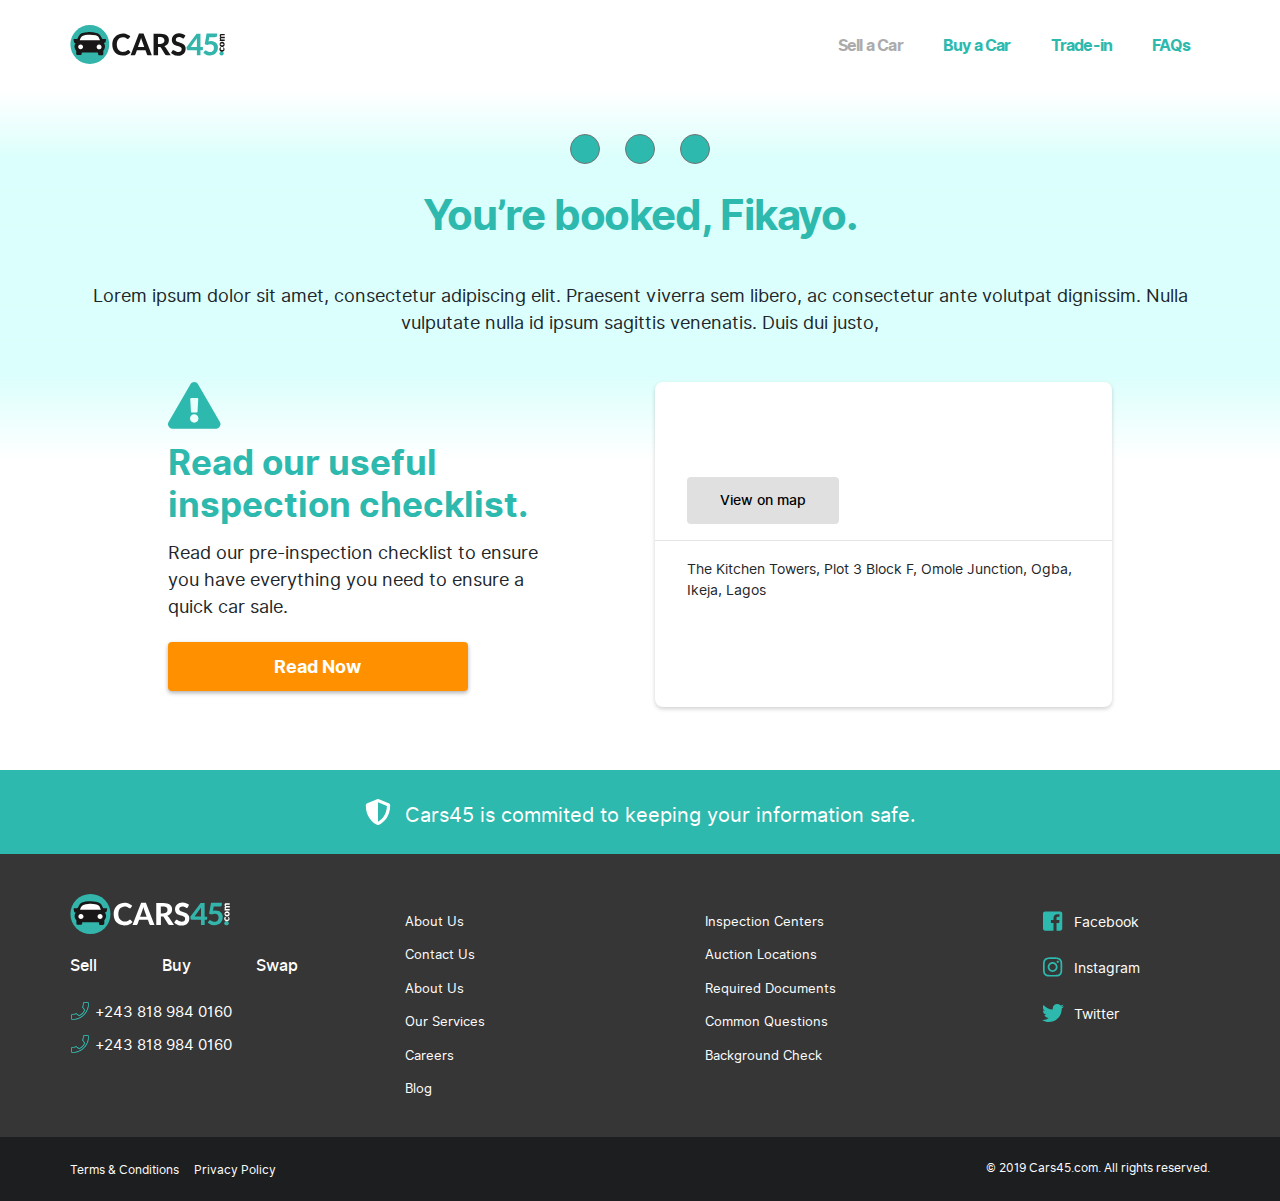
<file: sell-4.html>
<!doctype html>
<html lang="en">
  <head>
    <!-- Required meta tags -->
    <meta charset="utf-8">
    <meta name="viewport" content="width=device-width, initial-scale=1, shrink-to-fit=no">

    <link href="https://fonts.googleapis.com/css?family=Open+Sans" rel="stylesheet">
    <!-- Bootstrap CSS -->
    <link rel="stylesheet" href="assets/css/bootstrap.min.css">
    <!-- Fontawesome -->
    <link rel="stylesheet" href="assets/css/all.min.css">
    <!-- Custom -->
    <link rel="stylesheet" href="assets/css/custom_style.css">
    <link rel="stylesheet" href="assets/css/responsive.css">
    <!-- for Slick -->
    <link rel="stylesheet" type="text/css" href="assets/css/slick.css"/>
    <link rel="stylesheet" type="text/css" href="assets/css/slick-theme.css"/>

    <!-- Favicon -->
    <link rel="apple-touch-icon" sizes="57x57" href="assets/favicon/apple-icon-57x57.png">
    <link rel="apple-touch-icon" sizes="60x60" href="assets/favicon/apple-icon-60x60.png">
    <link rel="apple-touch-icon" sizes="72x72" href="assets/favicon/apple-icon-72x72.png">
    <link rel="apple-touch-icon" sizes="76x76" href="assets/favicon/apple-icon-76x76.png">
    <link rel="apple-touch-icon" sizes="114x114" href="assets/favicon/apple-icon-114x114.png">
    <link rel="apple-touch-icon" sizes="120x120" href="assets/favicon/apple-icon-120x120.png">
    <link rel="apple-touch-icon" sizes="144x144" href="assets/favicon/apple-icon-144x144.png">
    <link rel="apple-touch-icon" sizes="152x152" href="assets/favicon/apple-icon-152x152.png">
    <link rel="apple-touch-icon" sizes="180x180" href="assets/favicon/apple-icon-180x180.png">
    <link rel="icon" type="image/png" sizes="192x192"  href="assets/favicon/android-icon-192x192.png">
    <link rel="icon" type="image/png" sizes="32x32" href="assets/favicon/favicon-32x32.png">
    <link rel="icon" type="image/png" sizes="96x96" href="assets/favicon/favicon-96x96.png">
    <link rel="icon" type="image/png" sizes="16x16" href="assets/favicon/favicon-16x16.png">
    <link rel="manifest" href="assets/favicon/manifest.json">
    <meta name="msapplication-TileColor" content="#ffffff">
    <meta name="msapplication-TileImage" content="assets/favicon/ms-icon-144x144.png">
    <meta name="theme-color" content="#ffffff">

    <title>Cars45 - Sell a Car 4</title>
  </head>
  <body>
    <!-- HEADER -->
    <header class="main_header">
      <div class="container">
        <nav class="navbar navbar-expand-md">
          <a class="navbar-brand" href="index.html">
            <img src="assets/images/cars-45-logo.svg" alt="Logo" class="img-fluid header_logo">
          </a>
          <button class="navbar-toggler" type="button" data-toggle="collapse" data-target="#navbarCollapse" aria-controls="navbarCollapse" aria-expanded="false" aria-label="Toggle navigation">
            <span class="navbar-toggler-icon"></span>
          </button>
          <div class="collapse navbar-collapse" id="navbarCollapse">
            <ul class="navbar-nav ml-auto">
              <li class="nav-item active">
                <a class="nav-link" href="sell-1.html">Sell a Car</a>
              </li>
              <li class="nav-item">
                <a class="nav-link" href="https://carsbazr.ng/" target="_blank">Buy a Car</a>
              </li>
              <li class="nav-item">
                <a class="nav-link" href="swap-1.html">Trade-in</a>
              </li>
              <li class="nav-item">
                <a class="nav-link" href="#">FAQs</a>
              </li>
            </ul>
          </div>
        </nav>
      </div>
    </header>
    <!-- /HEADER -->

    <!-- CENTERAL SECTION -->
    <section class="centeral_section home_top_gr centeral_section_mt">
      <section class="centeral_section_gr">
        <div class="container">
          <!-- PROGRESS DOTS -->
          <ul class="progress_dots">
            <li class="active">
              <a href="#">
                <span></span>
              </a>
            </li>
            <li class="active">
              <a href="#">
                <span></span>
              </a>
            </li>
            <li class="active">
              <a href="#">
                <span></span>
              </a>
            </li>
          </ul>
          <!-- /PROGRESS DOTS -->
          <h1 class="text-center lead_title">
            You’re booked,  <br class="d-block d-sm-block d-md-none d-lg-none d-xl-none" />Fikayo.
          </h1>
          <p class="text-center mb-5 text-18 d-none d-sm-none d-md-block d-lg-block d-xl-block">
            Lorem ipsum dolor sit amet, consectetur adipiscing elit. Praesent viverra sem libero, ac consectetur ante volutpat dignissim. Nulla vulputate nulla id ipsum sagittis venenatis. Duis dui justo,
          </p>

        </div><!-- /container -->

        <div class="container mb-5">
          <div class="row">
            <div class="col-lg-10 offset-lg-1">
              <div class="row">
                <div class="col-lg-5 sell_four_left">
                  <h2 class="theme_blue interbold text-35 mb-3">
                    <i class="fas fa-exclamation-triangle fa-lg mb-2"></i>
                    <br/>
                    Read our useful inspection checklist.
                  </h2>
                  <p class="text-18 mb-4">
                    Read our pre-inspection checklist to ensure you have everything you need to ensure a quick car sale.
                  </p>
                  <a href="#" class="btn btn-orange btn-300 pt-2 mb-3">
                    Read Now
                  </a>
                </div>
                <div class="col-lg-6 offset-lg-1 sell_four_right booked_map_section">
                  <div class="bg-white">
                    <div class="booked_map_section_upper">
                      <button type="button" class="btn btn-sm btn-wide btn-grey intermedium">
                        View on map
                      </button>
                    </div>
                    <hr class="mt-2 mb-2" />
                    <div class="booked_map_section_lower">
                      <address>
                        The Kitchen Towers, Plot 3 Block F, Omole Junction, Ogba, Ikeja, Lagos
                      </address>
                    </div>
                  </div>
                </div>
              </div>
            </div>
          </div>
        </div><!-- /container -->

      </section>

      <section class="commetment_slogan">
        <div class="container">
         <i class="fas fa-shield-alt mr-2"></i> Cars45 is commited to keeping your information safe.
        </div>
      </section>

      

      

      
      
    </section>
    <!-- /CENTERAL SECTION -->

    <!-- FOOTER -->
    <footer class="main_footer">
      <div class="main_footer_upper">
        <div class="container">
          <div class="clearfix d-flex">
            <div class="footer_col_a">
              <div class="footer_logo">
                <a href="#">
                  <img src="assets/images/cars-45-logo-2.svg" alt="Logo" class="img-fluid">
                </a>
              </div>
              <ul class="footer_tag_list">
                <li>
                  sell
                </li>
                <li>
                  buy
                </li>
                <li>
                  swap
                </li>
              </ul>
              <ul class="fa-ul footer_phone_list">
                <li>
                    <a href="#">
                    <span class="fa-li" >
                      <img src="assets/images/phone.png" alt="Phone" class="img-fluid">
                    </span>
                  +243 818 984 0160
                  </a>
                </li>
                <li>
                    <a href="#">
                    <span class="fa-li" ><img src="assets/images/phone.png" alt="Phone" class="img-fluid"></span>+243 818 984 0160
                  </a>
                </li>
              </ul>
            </div>
            <div class="footer_col_b">
              <ul class="footer_links_list">
                <li>
                  <a href="#">
                    about us
                  </a>
                </li>
                <li>
                  <a href="#">
                    contact us
                  </a>
                </li>
                <li>
                  <a href="#">
                    about us
                  </a>
                </li>
                <li>
                  <a href="#">
                    our services
                  </a>
                </li>
                <li>
                  <a href="#">
                    careers
                  </a>
                </li>
                <li>
                  <a href="#">
                    blog
                  </a>
                </li>
                <li>
                  <a href="#">
                    inspection centers
                  </a>
                </li>
                <li>
                  <a href="#">
                    auction locations
                  </a>
                </li>
                <li>
                  <a href="#">
                    required documents
                  </a>
                </li>
                <li>
                  <a href="#">
                    common questions
                  </a>
                </li>
                <li>
                  <a href="#">
                    background check
                  </a>
                </li>
              </ul>
            </div>
            <div class="footer_col_c">
              <ul class="fa-ul footer_social_links_list">
                <li>
                  <a href="#">
                    <span class="fa-li" ><i class="fab fa-facebook-square"></i></span>Facebook
                  </a>
                </li>
                <li>
                  <a href="#">
                    <span class="fa-li" ><i class="fab fa-instagram"></i></span>Instagram
                  </a>
                </li>
                <li>
                  <a href="#">
                    <span class="fa-li" ><i class="fab fa-twitter"></i></span>Twitter
                  </a>
                </li>
              </ul>
            </div>
          </div>
        </div>
      </div><!-- /main_footer_upper -->
      <div class="main_footer_lower">
        <div class="container">
          <div class="row">
            <div class="col-md-6">
              <ul class="terms_list">
                <li>
                  <a href="#">
                    Terms & Conditions
                  </a>
                </li>
                <li>
                  <a href="#">
                    Privacy Policy
                  </a>
                </li>
              </ul>
            </div>
            <div class="col-md-6">
              <p class="copyrights">
                © 2019 Cars45.com. All rights reserved.
              </p>
            </div>
          </div>
        </div>
      </div><!-- /main_footer_lower -->
    </footer>
    <!-- /FOOTER -->




    <!-- Modal -->
    <div class="modal fade video_modal" id="hiw-video-Modal" tabindex="-1" role="dialog" aria-labelledby="exampleModalLabel" aria-hidden="true">
      <div class="modal-dialog modal-dialog-centered" role="document">
        <div class="modal-content">
            <button type="button" class="close" data-dismiss="modal" aria-label="Close">
              <span aria-hidden="true"><i class="fas fa-times-circle"></i></span>
            </button>
          <div class="modal-body">
            <iframe width="560" height="315" src="https://www.youtube.com/embed/07d2dXHYb94" frameborder="0" allow="accelerometer; autoplay; encrypted-media; gyroscope; picture-in-picture" allowfullscreen></iframe>
          </div>
        </div>
      </div>
    </div>


<!-- Thank you Modal -->
<div class="modal fade thankyou_modal" id="thankYouModal" tabindex="-1" role="dialog" aria-labelledby="thankYouModalLabel" aria-hidden="true">
  <div class="modal-dialog" role="document">
    <div class="modal-content">
        <button type="button" class="close" data-dismiss="modal" aria-label="Close">
          <span aria-hidden="true"><i class="fas fa-times"></i></span>
        </button>
      <div class="modal-body text-center">
        <h3>
          Thank you!
        </h3>
        <p class="text-18">
          Thanks for taking out the time to answer the questions. Your responses will help us serve you better.
        </p>
      </div>
    </div>
  </div>
</div>



    <!-- Optional JavaScript -->
    <!-- jQuery first, then Popper.js, then Bootstrap JS -->
    <!-- <script src="assets/js/jquery-3.3.1.slim.min.js"></script> -->
    <script type="text/javascript" src="https://code.jquery.com/jquery-1.12.4.min.js"></script>
    <script src="assets/js/popper.min.js"></script>
    <script src="assets/js/bootstrap.min.js"></script>
    <script defer src="assets/js/all.min.js"></script>
    <script type="text/javascript" src="assets/js/slick.js"></script>
    <script defer src="assets/js/custom_scripts.js"></script>
  </body>
</html>
</file>
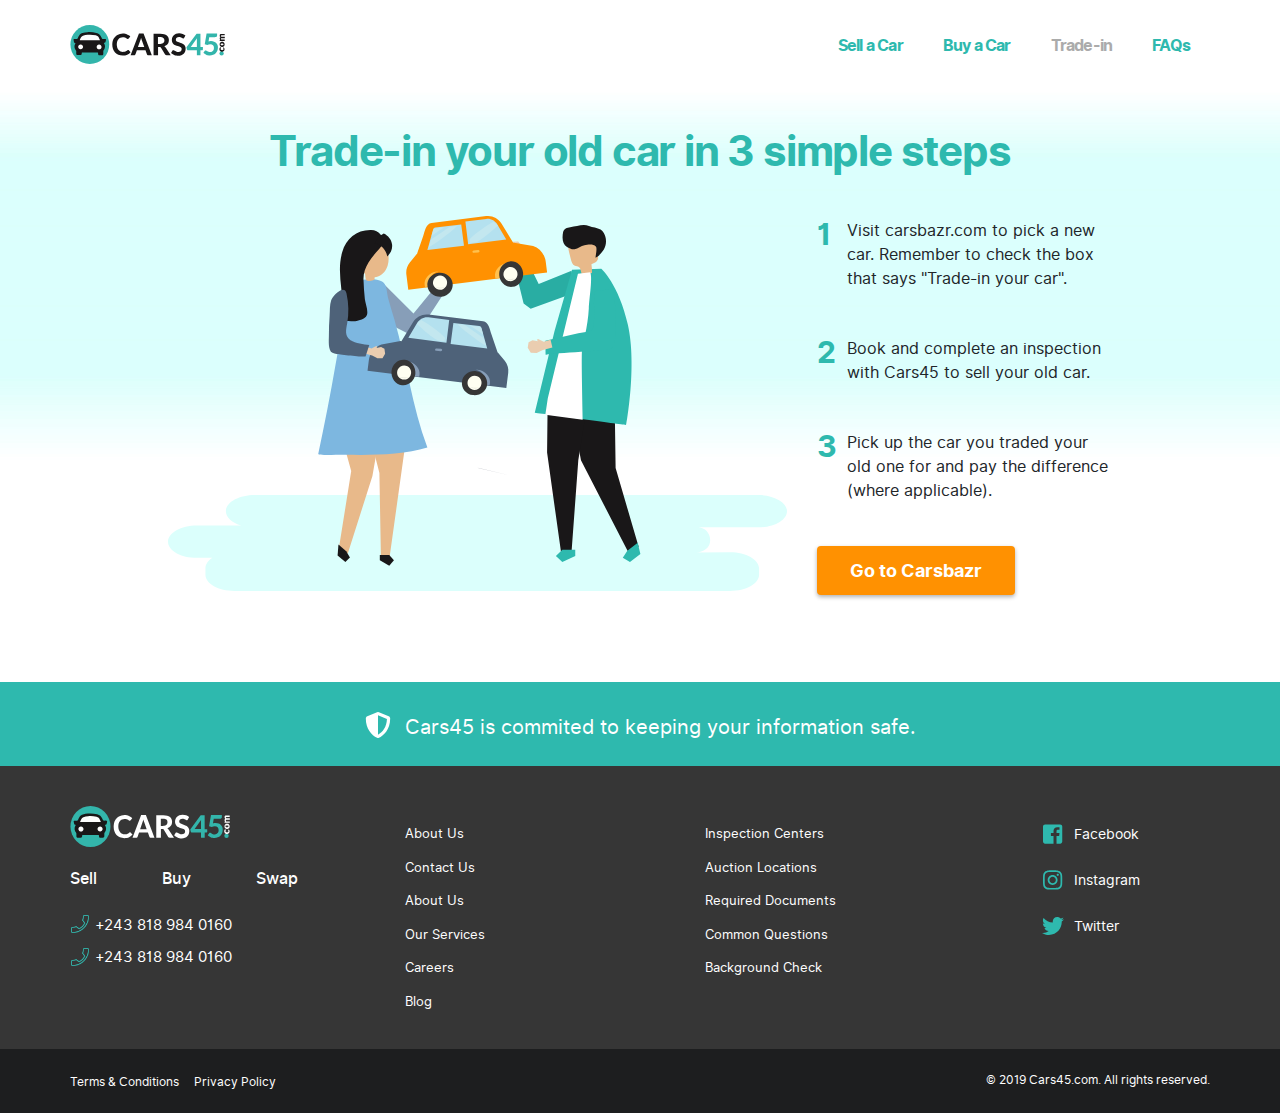
<file: swap-1.html>
<!doctype html>
<html lang="en">
  <head>
    <!-- Required meta tags -->
    <meta charset="utf-8">
    <meta name="viewport" content="width=device-width, initial-scale=1, shrink-to-fit=no">

    <link href="https://fonts.googleapis.com/css?family=Open+Sans" rel="stylesheet">
    <!-- Bootstrap CSS -->
    <link rel="stylesheet" href="assets/css/bootstrap.min.css">
    <!-- Fontawesome -->
    <link rel="stylesheet" href="assets/css/all.min.css">
    <!-- Custom -->
    <link rel="stylesheet" href="assets/css/custom_style.css">
    <link rel="stylesheet" href="assets/css/responsive.css">
    <!-- for Slick -->
    <link rel="stylesheet" type="text/css" href="assets/css/slick.css"/>
    <link rel="stylesheet" type="text/css" href="assets/css/slick-theme.css"/>

    <!-- Favicon -->
    <link rel="apple-touch-icon" sizes="57x57" href="assets/favicon/apple-icon-57x57.png">
    <link rel="apple-touch-icon" sizes="60x60" href="assets/favicon/apple-icon-60x60.png">
    <link rel="apple-touch-icon" sizes="72x72" href="assets/favicon/apple-icon-72x72.png">
    <link rel="apple-touch-icon" sizes="76x76" href="assets/favicon/apple-icon-76x76.png">
    <link rel="apple-touch-icon" sizes="114x114" href="assets/favicon/apple-icon-114x114.png">
    <link rel="apple-touch-icon" sizes="120x120" href="assets/favicon/apple-icon-120x120.png">
    <link rel="apple-touch-icon" sizes="144x144" href="assets/favicon/apple-icon-144x144.png">
    <link rel="apple-touch-icon" sizes="152x152" href="assets/favicon/apple-icon-152x152.png">
    <link rel="apple-touch-icon" sizes="180x180" href="assets/favicon/apple-icon-180x180.png">
    <link rel="icon" type="image/png" sizes="192x192"  href="assets/favicon/android-icon-192x192.png">
    <link rel="icon" type="image/png" sizes="32x32" href="assets/favicon/favicon-32x32.png">
    <link rel="icon" type="image/png" sizes="96x96" href="assets/favicon/favicon-96x96.png">
    <link rel="icon" type="image/png" sizes="16x16" href="assets/favicon/favicon-16x16.png">
    <link rel="manifest" href="assets/favicon/manifest.json">
    <meta name="msapplication-TileColor" content="#ffffff">
    <meta name="msapplication-TileImage" content="assets/favicon/ms-icon-144x144.png">
    <meta name="theme-color" content="#ffffff">

    <title>Cars45 - Swap</title>
  </head>
  <body>
    <!-- HEADER -->
    <header class="main_header">
      <div class="container">
        <nav class="navbar navbar-expand-md">
          <a class="navbar-brand" href="index.html">
            <img src="assets/images/cars-45-logo.svg" alt="Logo" class="img-fluid header_logo">
          </a>
          <button class="navbar-toggler" type="button" data-toggle="collapse" data-target="#navbarCollapse" aria-controls="navbarCollapse" aria-expanded="false" aria-label="Toggle navigation">
            <span class="navbar-toggler-icon"></span>
          </button>
          <div class="collapse navbar-collapse" id="navbarCollapse">
            <ul class="navbar-nav ml-auto">
              <li class="nav-item">
                <a class="nav-link" href="sell-1.html">Sell a Car</a>
              </li>
              <li class="nav-item">
                <a class="nav-link" href="https://carsbazr.ng/" target="_blank">Buy a Car</a>
              </li>
              <li class="nav-item active">
                <a class="nav-link" href="swap-1.html">Trade-in</a>
              </li>
              <li class="nav-item">
                <a class="nav-link" href="#">FAQs</a>
              </li>
            </ul>
          </div>
        </nav>
      </div>
    </header>
    <!-- /HEADER -->

    <!-- CENTERAL SECTION -->
    <section class="centeral_section home_top_gr centeral_section_mt">
      <section class="centeral_section_gr">
        <div class="container">
          <h1 class="text-center lead_title">
            Trade-in your old car in 3 simple steps
          </h1>

        </div>

        <div class="container mt-5 mb-60">
          <div class="row">
            <div class="col-lg-10 offset-lg-1">
              <div class="row">
                <div class="col-lg-8">
                  <figure class="sub_featured_thumb">
                    <img src="assets/images/swap.svg" alt="Thumb" class="img-fluid img-fullwidth">
                  </figure>
                </div>
                <div class="col-lg-4">
                  <ul class="swap_steps_list">
                    <li class="clearfix">
                      <i>1</i>
                      <p>
                        Visit carsbazr.com to pick a new car. Remember to check the box that says "Trade-in your car".
                      </p>
                    </li>
                    <li class="clearfix">
                      <i>2</i>
                      <p>
                        Book and complete an inspection with Cars45 to sell your old car.
                      </p>
                    </li>
                    <li class="clearfix">
                      <i>3</i>
                      <p>
                        Pick up the car you traded your old one for and pay the difference (where applicable).
                      </p>
                    </li>
                  </ul>
                  <a href="https://carsbazr.ng/" target="_blank" class="btn btn-orange pt-2 btn-wide">
                    Go to Carsbazr
                  </a>
                </div>
              </div>
            </div>
          </div>
        </div><!-- /container -->


      </section>

      <section class="commetment_slogan">
        <div class="container">
         <i class="fas fa-shield-alt mr-2"></i> Cars45 is commited to keeping your information safe.
        </div>
      </section>

      

      

      
      
    </section>
    <!-- /CENTERAL SECTION -->

    <!-- FOOTER -->
    <footer class="main_footer">
      <div class="main_footer_upper">
        <div class="container">
          <div class="clearfix d-flex">
            <div class="footer_col_a">
              <div class="footer_logo">
                <a href="#">
                  <img src="assets/images/cars-45-logo-2.svg" alt="Logo" class="img-fluid">
                </a>
              </div>
              <ul class="footer_tag_list">
                <li>
                  sell
                </li>
                <li>
                  buy
                </li>
                <li>
                  swap
                </li>
              </ul>
              <ul class="fa-ul footer_phone_list">
                <li>
                    <a href="#">
                    <span class="fa-li" >
                      <img src="assets/images/phone.png" alt="Phone" class="img-fluid">
                    </span>
                  +243 818 984 0160
                  </a>
                </li>
                <li>
                    <a href="#">
                    <span class="fa-li" ><img src="assets/images/phone.png" alt="Phone" class="img-fluid"></span>+243 818 984 0160
                  </a>
                </li>
              </ul>
            </div>
            <div class="footer_col_b">
              <ul class="footer_links_list">
                <li>
                  <a href="#">
                    about us
                  </a>
                </li>
                <li>
                  <a href="#">
                    contact us
                  </a>
                </li>
                <li>
                  <a href="#">
                    about us
                  </a>
                </li>
                <li>
                  <a href="#">
                    our services
                  </a>
                </li>
                <li>
                  <a href="#">
                    careers
                  </a>
                </li>
                <li>
                  <a href="#">
                    blog
                  </a>
                </li>
                <li>
                  <a href="#">
                    inspection centers
                  </a>
                </li>
                <li>
                  <a href="#">
                    auction locations
                  </a>
                </li>
                <li>
                  <a href="#">
                    required documents
                  </a>
                </li>
                <li>
                  <a href="#">
                    common questions
                  </a>
                </li>
                <li>
                  <a href="#">
                    background check
                  </a>
                </li>
              </ul>
            </div>
            <div class="footer_col_c">
              <ul class="fa-ul footer_social_links_list">
                <li>
                  <a href="#">
                    <span class="fa-li" ><i class="fab fa-facebook-square"></i></span>Facebook
                  </a>
                </li>
                <li>
                  <a href="#">
                    <span class="fa-li" ><i class="fab fa-instagram"></i></span>Instagram
                  </a>
                </li>
                <li>
                  <a href="#">
                    <span class="fa-li" ><i class="fab fa-twitter"></i></span>Twitter
                  </a>
                </li>
              </ul>
            </div>
          </div>
        </div>
      </div><!-- /main_footer_upper -->
      <div class="main_footer_lower">
        <div class="container">
          <div class="row">
            <div class="col-md-6">
              <ul class="terms_list">
                <li>
                  <a href="#">
                    Terms & Conditions
                  </a>
                </li>
                <li>
                  <a href="#">
                    Privacy Policy
                  </a>
                </li>
              </ul>
            </div>
            <div class="col-md-6">
              <p class="copyrights">
                © 2019 Cars45.com. All rights reserved.
              </p>
            </div>
          </div>
        </div>
      </div><!-- /main_footer_lower -->
    </footer>
    <!-- /FOOTER -->




    <!-- Modal -->
    <div class="modal fade video_modal" id="hiw-video-Modal" tabindex="-1" role="dialog" aria-labelledby="exampleModalLabel" aria-hidden="true">
      <div class="modal-dialog modal-dialog-centered" role="document">
        <div class="modal-content">
            <button type="button" class="close" data-dismiss="modal" aria-label="Close">
              <span aria-hidden="true"><i class="fas fa-times-circle"></i></span>
            </button>
          <div class="modal-body">
            <iframe width="560" height="315" src="https://www.youtube.com/embed/07d2dXHYb94" frameborder="0" allow="accelerometer; autoplay; encrypted-media; gyroscope; picture-in-picture" allowfullscreen></iframe>
          </div>
        </div>
      </div>
    </div>

<!-- Thank you Modal -->
<div class="modal fade thankyou_modal" id="explainQuoteModal" tabindex="-1" role="dialog" aria-labelledby="explain-quote-ModalLabel" aria-hidden="true">
  <div class="modal-dialog modal-lg" role="document">
    <div class="modal-content">
        <button type="button" class="close" data-dismiss="modal" aria-label="Close">
          <span aria-hidden="true"><i class="fas fa-times"></i></span>
        </button>
      <div class="modal-body">
        <div class="text-center">
          <h3 class="text-40">
            About your quote
          </h3>
          <h4 class="interbold text-30 mb-3">
            Online Valuation
          </h4>
          <p class="mb-3 text-22 l-spacing-n-1">
            Our online valuation is determined by the following factors
          </p>
        </div>
        <div class="quote_specs_container mb-4">
          <p>
            <span class="theme_blue">Car brand</span>
            <br/>
            Some brands attract a higher value than others.
            <br/>
            <span class="theme_blue">Car Model</span>
            <br/>
            Even within a given brand, some models are valued higher.
            <br/>
            <span class="theme_blue">Year:</span>
            <br/>
            Cars manufactured recently often atrract higher value
            <br/>
            <span class="theme_blue">Year:</span>
            <br/>
            Automatic transmission will usually sell higher than a manual.
            <br/>
            <span class="theme_blue">Market Price:</span>
            <br/>
            Our quotes are  competitively matched  to market price.
            <br/>
            <span class="theme_blue">Demand:</span>
            <br/>
            Cars in high demand sell for higher prices.
          </p>
        </div>
        <h4 class="interbold text-30 mb-3 text-center">
          Inpsection Center Auction Price
        </h4>
        <p class="mb-3 text-22 text-center l-spacing-n-1">
          A final offer will be made for your car after it is inspected. This price can vary from the quote you just based on the following factors.
        </p>
        <ul class="inspection_center_icons_list clearfix">
          <li>
            <figure>
              <img src="assets/images/engine.svg" alt="Thumb" class="img-fluid">
            </figure>
            <figcaption>
              Engine
            </figcaption>
          </li>
          <li>
            <figure>
              <img src="assets/images/gearshift.svg" alt="Thumb" class="img-fluid">
            </figure>
            <figcaption>
              Transmission
            </figcaption>
          </li>
          <li>
            <figure>
              <img src="assets/images/seat.svg" alt="Thumb" class="img-fluid">
            </figure>
            <figcaption>
              Interior
            </figcaption>
          </li>
          <li>
            <figure>
              <img src="assets/images/car.svg" alt="Thumb" class="img-fluid">
            </figure>
            <figcaption>
              Body
            </figcaption>
          </li>
          <li>
            <figure>
              <img src="assets/images/snowflake.svg" alt="Thumb" class="img-fluid">
            </figure>
            <figcaption>
              AC
            </figcaption>
          </li>
        </ul>
        <h4 class="interbold text-30 mb-3 text-center">
          You’re in good company!
        </h4>
        <p class="mb-3 text-22 text-center l-spacing-n-1">
          Here are 5 cars we recently bought that had a quote similar to yours.
        </p>
        <ul class="five_similar_cars_list clearfix">
          <li>
            <div class="product_box">
              <a href="#">
                <figure>
                  <img src="assets/images/car2.png" alt="Thumb" class="img-fluid">
                </figure>
                <figcaption>
                  Toyota Camry 2017
                  <span class="price">
                    ₦ 1,333,000
                  </span>
                </figcaption>
              </a>
            </div>
          </li>
          <li>
            <div class="product_box">
              <a href="#">
                <figure>
                  <img src="assets/images/car2.png" alt="Thumb" class="img-fluid">
                </figure>
                <figcaption>
                  Toyota Camry 2017
                  <span class="price">
                    ₦ 1,333,000
                  </span>
                </figcaption>
              </a>
            </div>
          </li>
          <li>
            <div class="product_box">
              <a href="#">
                <figure>
                  <img src="assets/images/car2.png" alt="Thumb" class="img-fluid">
                </figure>
                <figcaption>
                  Toyota Camry 2017
                  <span class="price">
                    ₦ 1,333,000
                  </span>
                </figcaption>
              </a>
            </div>
          </li>
          <li>
            <div class="product_box">
              <a href="#">
                <figure>
                  <img src="assets/images/car2.png" alt="Thumb" class="img-fluid">
                </figure>
                <figcaption>
                  Toyota Camry 2017
                  <span class="price">
                    ₦ 1,333,000
                  </span>
                </figcaption>
              </a>
            </div>
          </li>
          <li>
            <div class="product_box">
              <a href="#">
                <figure>
                  <img src="assets/images/car2.png" alt="Thumb" class="img-fluid">
                </figure>
                <figcaption>
                  Toyota Camry 2017
                  <span class="price">
                    ₦ 1,333,000
                  </span>
                </figcaption>
              </a>
            </div>
          </li>
        </ul>
        <div class="text-center mt-3">
          <a href="#" class="btn btn-orange pt-2 btn-300">
            Go Back
          </a>
        </div>
      </div>
    </div>
  </div>
</div>


    <!-- Optional JavaScript -->
    <!-- jQuery first, then Popper.js, then Bootstrap JS -->
    <!-- <script src="assets/js/jquery-3.3.1.slim.min.js"></script> -->
    <script type="text/javascript" src="https://code.jquery.com/jquery-1.12.4.min.js"></script>
    <script src="assets/js/popper.min.js"></script>
    <script src="assets/js/bootstrap.min.js"></script>
    <script defer src="assets/js/all.min.js"></script>
    <script type="text/javascript" src="assets/js/slick.js"></script>
    <script defer src="assets/js/custom_scripts.js"></script>
  </body>
</html>
</file>
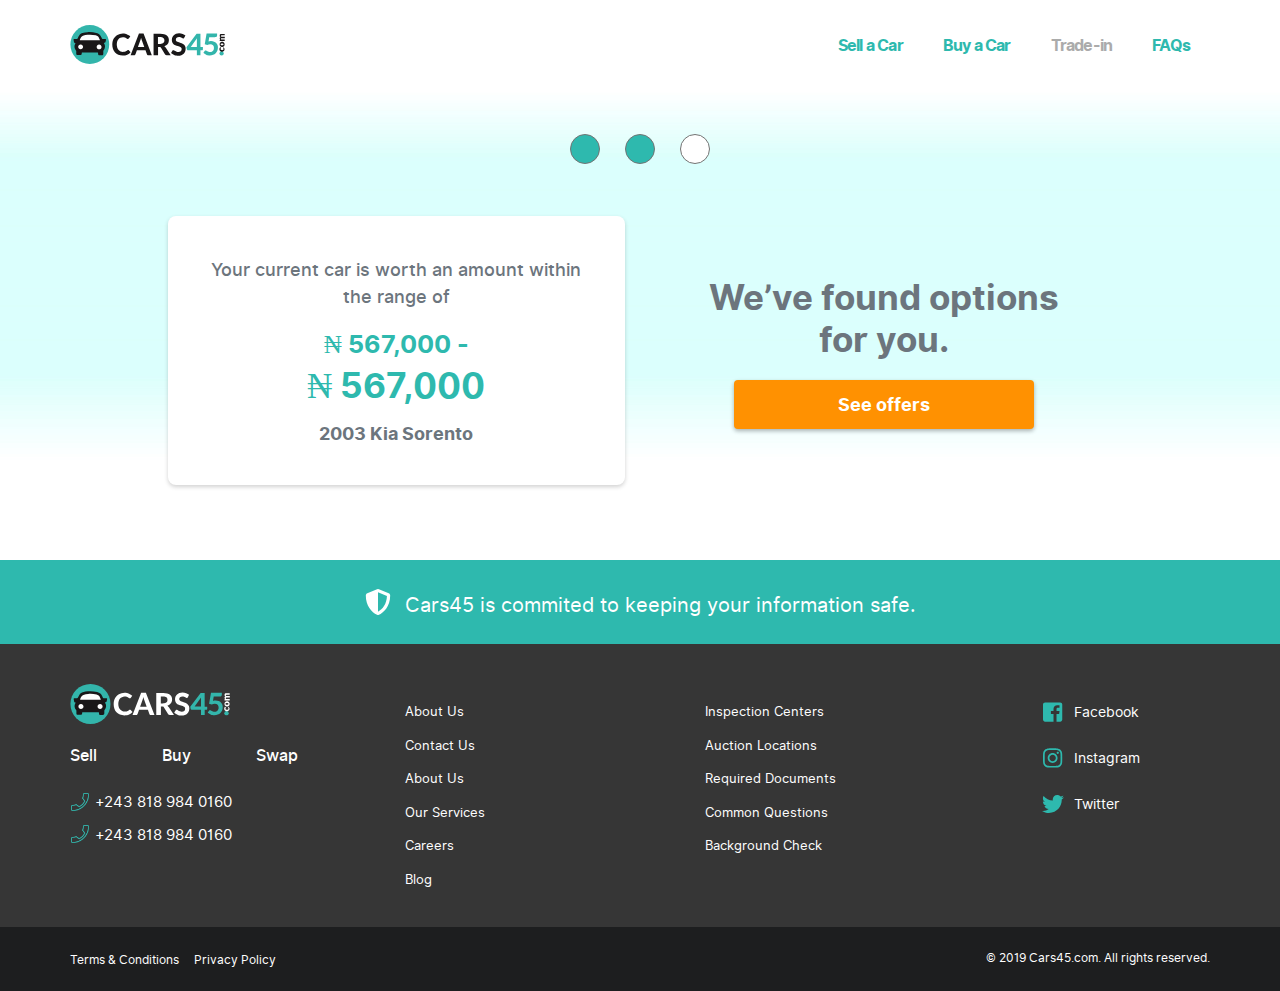
<file: swap-2.html>
<!doctype html>
<html lang="en">
  <head>
    <!-- Required meta tags -->
    <meta charset="utf-8">
    <meta name="viewport" content="width=device-width, initial-scale=1, shrink-to-fit=no">

    <link href="https://fonts.googleapis.com/css?family=Open+Sans" rel="stylesheet">
    <!-- Bootstrap CSS -->
    <link rel="stylesheet" href="assets/css/bootstrap.min.css">
    <!-- Fontawesome -->
    <link rel="stylesheet" href="assets/css/all.min.css">
    <!-- Custom -->
    <link rel="stylesheet" href="assets/css/custom_style.css">
    <link rel="stylesheet" href="assets/css/responsive.css">
    <!-- for Slick -->
    <link rel="stylesheet" type="text/css" href="assets/css/slick.css"/>
    <link rel="stylesheet" type="text/css" href="assets/css/slick-theme.css"/>

    <!-- Favicon -->
    <link rel="apple-touch-icon" sizes="57x57" href="assets/favicon/apple-icon-57x57.png">
    <link rel="apple-touch-icon" sizes="60x60" href="assets/favicon/apple-icon-60x60.png">
    <link rel="apple-touch-icon" sizes="72x72" href="assets/favicon/apple-icon-72x72.png">
    <link rel="apple-touch-icon" sizes="76x76" href="assets/favicon/apple-icon-76x76.png">
    <link rel="apple-touch-icon" sizes="114x114" href="assets/favicon/apple-icon-114x114.png">
    <link rel="apple-touch-icon" sizes="120x120" href="assets/favicon/apple-icon-120x120.png">
    <link rel="apple-touch-icon" sizes="144x144" href="assets/favicon/apple-icon-144x144.png">
    <link rel="apple-touch-icon" sizes="152x152" href="assets/favicon/apple-icon-152x152.png">
    <link rel="apple-touch-icon" sizes="180x180" href="assets/favicon/apple-icon-180x180.png">
    <link rel="icon" type="image/png" sizes="192x192"  href="assets/favicon/android-icon-192x192.png">
    <link rel="icon" type="image/png" sizes="32x32" href="assets/favicon/favicon-32x32.png">
    <link rel="icon" type="image/png" sizes="96x96" href="assets/favicon/favicon-96x96.png">
    <link rel="icon" type="image/png" sizes="16x16" href="assets/favicon/favicon-16x16.png">
    <link rel="manifest" href="assets/favicon/manifest.json">
    <meta name="msapplication-TileColor" content="#ffffff">
    <meta name="msapplication-TileImage" content="assets/favicon/ms-icon-144x144.png">
    <meta name="theme-color" content="#ffffff">

    <title>Cars45 - Swap</title>
  </head>
  <body>
    <!-- HEADER -->
    <header class="main_header">
      <div class="container">
        <nav class="navbar navbar-expand-md">
          <a class="navbar-brand" href="index.html">
            <img src="assets/images/cars-45-logo.svg" alt="Logo" class="img-fluid header_logo">
          </a>
          <button class="navbar-toggler" type="button" data-toggle="collapse" data-target="#navbarCollapse" aria-controls="navbarCollapse" aria-expanded="false" aria-label="Toggle navigation">
            <span class="navbar-toggler-icon"></span>
          </button>
          <div class="collapse navbar-collapse" id="navbarCollapse">
            <ul class="navbar-nav ml-auto">
              <li class="nav-item">
                <a class="nav-link" href="sell-1.html">Sell a Car</a>
              </li>
              <li class="nav-item">
                <a class="nav-link" href="https://carsbazr.ng/" target="_blank">Buy a Car</a>
              </li>
              <li class="nav-item active">
                <a class="nav-link" href="swap-1.html">Trade-in</a>
              </li>
              <li class="nav-item">
                <a class="nav-link" href="#">FAQs</a>
              </li>
            </ul>
          </div>
        </nav>
      </div>
    </header>
    <!-- /HEADER -->

    <!-- CENTERAL SECTION -->
    <section class="centeral_section home_top_gr centeral_section_mt">
      <section class="centeral_section_gr">
        <div class="container">
          <!-- PROGRESS DOTS -->
          <ul class="progress_dots">
            <li class="active">
              <a href="#">
                <span></span>
              </a>
            </li>
            <li class="active">
              <a href="#">
                <span></span>
              </a>
            </li>
            <li>
              <a href="#">
                <span></span>
              </a>
            </li>
          </ul>
          <!-- /PROGRESS DOTS -->

        </div>

        <div class="container mt-5 mb-60">
          <div class="row">
            <div class="col-lg-10 offset-lg-1">
              <div class="row">
                <div class="col-lg-6 result_container">
                  <div class="bg-white text-center">
                    <p class="text-18 text-muted intermedium">
                      Your current car is worth an amount within the range of
                    </p>
                    <h4 class="old_price mb-1">
                      ₦ 567,000 -
                    </h4>
                    <h3 class="new_price mb-3">
                      ₦ 567,000
                    </h3>
                    <p class="text-18 interbold text-muted mb-0">
                      2003 Kia Sorento
                    </p>
                  </div>
                </div>
                <div class="col-lg-6 result_container">
                  <div class="text-center bg-transparent">
                    <h3 class="text-35 interbold text-muted mb-4">
                      We’ve found options for you.
                    </h3>
                    <a href="#" class="btn btn-orange pt-2 btn-300">
                      See offers
                    </a>
                  </div>
                </div>
              </div>
            </div>
          </div>
        </div><!-- /container -->


      </section>

      <section class="commetment_slogan">
        <div class="container">
         <i class="fas fa-shield-alt mr-2"></i> Cars45 is commited to keeping your information safe.
        </div>
      </section>

      

      

      
      
    </section>
    <!-- /CENTERAL SECTION -->

    <!-- FOOTER -->
    <footer class="main_footer">
      <div class="main_footer_upper">
        <div class="container">
          <div class="clearfix d-flex">
            <div class="footer_col_a">
              <div class="footer_logo">
                <a href="#">
                  <img src="assets/images/cars-45-logo-2.svg" alt="Logo" class="img-fluid">
                </a>
              </div>
              <ul class="footer_tag_list">
                <li>
                  sell
                </li>
                <li>
                  buy
                </li>
                <li>
                  swap
                </li>
              </ul>
              <ul class="fa-ul footer_phone_list">
                <li>
                    <a href="#">
                    <span class="fa-li" >
                      <img src="assets/images/phone.png" alt="Phone" class="img-fluid">
                    </span>
                  +243 818 984 0160
                  </a>
                </li>
                <li>
                    <a href="#">
                    <span class="fa-li" ><img src="assets/images/phone.png" alt="Phone" class="img-fluid"></span>+243 818 984 0160
                  </a>
                </li>
              </ul>
            </div>
            <div class="footer_col_b">
              <ul class="footer_links_list">
                <li>
                  <a href="#">
                    about us
                  </a>
                </li>
                <li>
                  <a href="#">
                    contact us
                  </a>
                </li>
                <li>
                  <a href="#">
                    about us
                  </a>
                </li>
                <li>
                  <a href="#">
                    our services
                  </a>
                </li>
                <li>
                  <a href="#">
                    careers
                  </a>
                </li>
                <li>
                  <a href="#">
                    blog
                  </a>
                </li>
                <li>
                  <a href="#">
                    inspection centers
                  </a>
                </li>
                <li>
                  <a href="#">
                    auction locations
                  </a>
                </li>
                <li>
                  <a href="#">
                    required documents
                  </a>
                </li>
                <li>
                  <a href="#">
                    common questions
                  </a>
                </li>
                <li>
                  <a href="#">
                    background check
                  </a>
                </li>
              </ul>
            </div>
            <div class="footer_col_c">
              <ul class="fa-ul footer_social_links_list">
                <li>
                  <a href="#">
                    <span class="fa-li" ><i class="fab fa-facebook-square"></i></span>Facebook
                  </a>
                </li>
                <li>
                  <a href="#">
                    <span class="fa-li" ><i class="fab fa-instagram"></i></span>Instagram
                  </a>
                </li>
                <li>
                  <a href="#">
                    <span class="fa-li" ><i class="fab fa-twitter"></i></span>Twitter
                  </a>
                </li>
              </ul>
            </div>
          </div>
        </div>
      </div><!-- /main_footer_upper -->
      <div class="main_footer_lower">
        <div class="container">
          <div class="row">
            <div class="col-md-6">
              <ul class="terms_list">
                <li>
                  <a href="#">
                    Terms & Conditions
                  </a>
                </li>
                <li>
                  <a href="#">
                    Privacy Policy
                  </a>
                </li>
              </ul>
            </div>
            <div class="col-md-6">
              <p class="copyrights">
                © 2019 Cars45.com. All rights reserved.
              </p>
            </div>
          </div>
        </div>
      </div><!-- /main_footer_lower -->
    </footer>
    <!-- /FOOTER -->




    <!-- Modal -->
    <div class="modal fade video_modal" id="hiw-video-Modal" tabindex="-1" role="dialog" aria-labelledby="exampleModalLabel" aria-hidden="true">
      <div class="modal-dialog modal-dialog-centered" role="document">
        <div class="modal-content">
            <button type="button" class="close" data-dismiss="modal" aria-label="Close">
              <span aria-hidden="true"><i class="fas fa-times-circle"></i></span>
            </button>
          <div class="modal-body">
            <iframe width="560" height="315" src="https://www.youtube.com/embed/07d2dXHYb94" frameborder="0" allow="accelerometer; autoplay; encrypted-media; gyroscope; picture-in-picture" allowfullscreen></iframe>
          </div>
        </div>
      </div>
    </div>

<!-- Thank you Modal -->
<div class="modal fade thankyou_modal" id="explainQuoteModal" tabindex="-1" role="dialog" aria-labelledby="explain-quote-ModalLabel" aria-hidden="true">
  <div class="modal-dialog modal-lg" role="document">
    <div class="modal-content">
        <button type="button" class="close" data-dismiss="modal" aria-label="Close">
          <span aria-hidden="true"><i class="fas fa-times"></i></span>
        </button>
      <div class="modal-body">
        <div class="text-center">
          <h3 class="text-40">
            About your quote
          </h3>
          <h4 class="interbold text-30 mb-3">
            Online Valuation
          </h4>
          <p class="mb-3 text-22 l-spacing-n-1">
            Our online valuation is determined by the following factors
          </p>
        </div>
        <div class="quote_specs_container mb-4">
          <p>
            <span class="theme_blue">Car brand</span>
            <br/>
            Some brands attract a higher value than others.
            <br/>
            <span class="theme_blue">Car Model</span>
            <br/>
            Even within a given brand, some models are valued higher.
            <br/>
            <span class="theme_blue">Year:</span>
            <br/>
            Cars manufactured recently often atrract higher value
            <br/>
            <span class="theme_blue">Year:</span>
            <br/>
            Automatic transmission will usually sell higher than a manual.
            <br/>
            <span class="theme_blue">Market Price:</span>
            <br/>
            Our quotes are  competitively matched  to market price.
            <br/>
            <span class="theme_blue">Demand:</span>
            <br/>
            Cars in high demand sell for higher prices.
          </p>
        </div>
        <h4 class="interbold text-30 mb-3 text-center">
          Inpsection Center Auction Price
        </h4>
        <p class="mb-3 text-22 text-center l-spacing-n-1">
          A final offer will be made for your car after it is inspected. This price can vary from the quote you just based on the following factors.
        </p>
        <ul class="inspection_center_icons_list clearfix">
          <li>
            <figure>
              <img src="assets/images/engine.svg" alt="Thumb" class="img-fluid">
            </figure>
            <figcaption>
              Engine
            </figcaption>
          </li>
          <li>
            <figure>
              <img src="assets/images/gearshift.svg" alt="Thumb" class="img-fluid">
            </figure>
            <figcaption>
              Transmission
            </figcaption>
          </li>
          <li>
            <figure>
              <img src="assets/images/seat.svg" alt="Thumb" class="img-fluid">
            </figure>
            <figcaption>
              Interior
            </figcaption>
          </li>
          <li>
            <figure>
              <img src="assets/images/car.svg" alt="Thumb" class="img-fluid">
            </figure>
            <figcaption>
              Body
            </figcaption>
          </li>
          <li>
            <figure>
              <img src="assets/images/snowflake.svg" alt="Thumb" class="img-fluid">
            </figure>
            <figcaption>
              AC
            </figcaption>
          </li>
        </ul>
        <h4 class="interbold text-30 mb-3 text-center">
          You’re in good company!
        </h4>
        <p class="mb-3 text-22 text-center l-spacing-n-1">
          Here are 5 cars we recently bought that had a quote similar to yours.
        </p>
        <ul class="five_similar_cars_list clearfix">
          <li>
            <div class="product_box">
              <a href="#">
                <figure>
                  <img src="assets/images/car2.png" alt="Thumb" class="img-fluid">
                </figure>
                <figcaption>
                  Toyota Camry 2017
                  <span class="price">
                    ₦ 1,333,000
                  </span>
                </figcaption>
              </a>
            </div>
          </li>
          <li>
            <div class="product_box">
              <a href="#">
                <figure>
                  <img src="assets/images/car2.png" alt="Thumb" class="img-fluid">
                </figure>
                <figcaption>
                  Toyota Camry 2017
                  <span class="price">
                    ₦ 1,333,000
                  </span>
                </figcaption>
              </a>
            </div>
          </li>
          <li>
            <div class="product_box">
              <a href="#">
                <figure>
                  <img src="assets/images/car2.png" alt="Thumb" class="img-fluid">
                </figure>
                <figcaption>
                  Toyota Camry 2017
                  <span class="price">
                    ₦ 1,333,000
                  </span>
                </figcaption>
              </a>
            </div>
          </li>
          <li>
            <div class="product_box">
              <a href="#">
                <figure>
                  <img src="assets/images/car2.png" alt="Thumb" class="img-fluid">
                </figure>
                <figcaption>
                  Toyota Camry 2017
                  <span class="price">
                    ₦ 1,333,000
                  </span>
                </figcaption>
              </a>
            </div>
          </li>
          <li>
            <div class="product_box">
              <a href="#">
                <figure>
                  <img src="assets/images/car2.png" alt="Thumb" class="img-fluid">
                </figure>
                <figcaption>
                  Toyota Camry 2017
                  <span class="price">
                    ₦ 1,333,000
                  </span>
                </figcaption>
              </a>
            </div>
          </li>
        </ul>
        <div class="text-center mt-3">
          <a href="#" class="btn btn-orange pt-2 btn-300">
            Go Back
          </a>
        </div>
      </div>
    </div>
  </div>
</div>


    <!-- Optional JavaScript -->
    <!-- jQuery first, then Popper.js, then Bootstrap JS -->
    <!-- <script src="assets/js/jquery-3.3.1.slim.min.js"></script> -->
    <script type="text/javascript" src="https://code.jquery.com/jquery-1.12.4.min.js"></script>
    <script src="assets/js/popper.min.js"></script>
    <script src="assets/js/bootstrap.min.js"></script>
    <script defer src="assets/js/all.min.js"></script>
    <script type="text/javascript" src="assets/js/slick.js"></script>
    <script defer src="assets/js/custom_scripts.js"></script>
  </body>
</html>
</file>
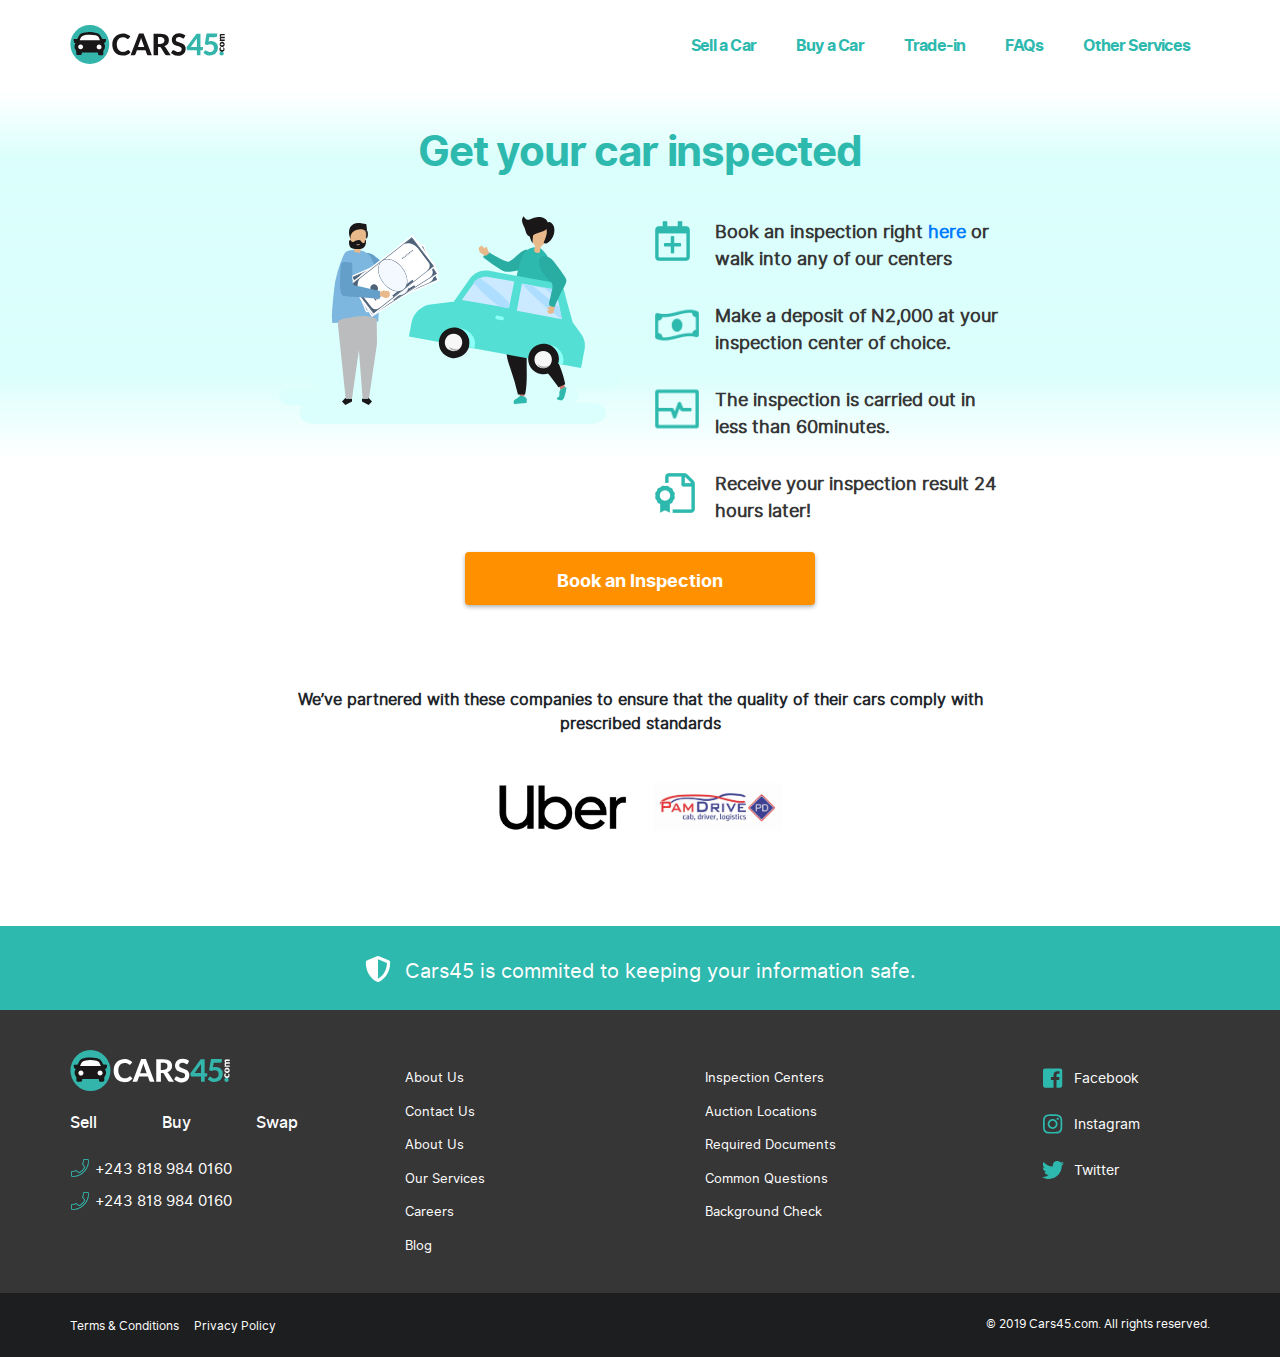
<file: vehicle-inspection.html>
<!doctype html>
<html lang="en">
  <head>
    <!-- Required meta tags -->
    <meta charset="utf-8">
    <meta name="viewport" content="width=device-width, initial-scale=1, shrink-to-fit=no">

    <link href="https://fonts.googleapis.com/css?family=Open+Sans" rel="stylesheet">
    <!-- Bootstrap CSS -->
    <link rel="stylesheet" href="assets/css/bootstrap.min.css">
    <!-- Fontawesome -->
    <link rel="stylesheet" href="assets/css/all.min.css">
    <!-- Custom -->
    <link rel="stylesheet" href="assets/css/custom_style.css">
    <link rel="stylesheet" href="assets/css/responsive.css">
    <!-- for Slick -->
    <link rel="stylesheet" type="text/css" href="assets/css/slick.css"/>
    <link rel="stylesheet" type="text/css" href="assets/css/slick-theme.css"/>

    <!-- Favicon -->
    <link rel="apple-touch-icon" sizes="57x57" href="assets/favicon/apple-icon-57x57.png">
    <link rel="apple-touch-icon" sizes="60x60" href="assets/favicon/apple-icon-60x60.png">
    <link rel="apple-touch-icon" sizes="72x72" href="assets/favicon/apple-icon-72x72.png">
    <link rel="apple-touch-icon" sizes="76x76" href="assets/favicon/apple-icon-76x76.png">
    <link rel="apple-touch-icon" sizes="114x114" href="assets/favicon/apple-icon-114x114.png">
    <link rel="apple-touch-icon" sizes="120x120" href="assets/favicon/apple-icon-120x120.png">
    <link rel="apple-touch-icon" sizes="144x144" href="assets/favicon/apple-icon-144x144.png">
    <link rel="apple-touch-icon" sizes="152x152" href="assets/favicon/apple-icon-152x152.png">
    <link rel="apple-touch-icon" sizes="180x180" href="assets/favicon/apple-icon-180x180.png">
    <link rel="icon" type="image/png" sizes="192x192"  href="assets/favicon/android-icon-192x192.png">
    <link rel="icon" type="image/png" sizes="32x32" href="assets/favicon/favicon-32x32.png">
    <link rel="icon" type="image/png" sizes="96x96" href="assets/favicon/favicon-96x96.png">
    <link rel="icon" type="image/png" sizes="16x16" href="assets/favicon/favicon-16x16.png">
    <link rel="manifest" href="assets/favicon/manifest.json">
    <meta name="msapplication-TileColor" content="#ffffff">
    <meta name="msapplication-TileImage" content="assets/favicon/ms-icon-144x144.png">
    <meta name="theme-color" content="#ffffff">

    <title>Cars45 - Vehicle Inspection</title>
  </head>
  <body>
    <!-- HEADER -->
    <header class="main_header">
      <div class="container">
        <nav class="navbar navbar-expand-lg">
          <a class="navbar-brand" href="index.html">
            <img src="assets/images/cars-45-logo.svg" alt="Logo" class="img-fluid header_logo">
          </a>
          <button class="navbar-toggler" type="button" data-toggle="collapse" data-target="#navbarCollapse" aria-controls="navbarCollapse" aria-expanded="false" aria-label="Toggle navigation">
            <span class="navbar-toggler-icon"></span>
          </button>
          <div class="collapse navbar-collapse" id="navbarCollapse">
            <ul class="navbar-nav ml-auto">
              <li class="nav-item">
                <a class="nav-link" href="sell-1.html">Sell a Car</a>
              </li>
              <li class="nav-item">
                <a class="nav-link" href="https://carsbazr.ng/" target="_blank">Buy a Car</a>
              </li>
              <li class="nav-item">
                <a class="nav-link" href="swap-1.html">Trade-in</a>
              </li>
              <li class="nav-item">
                <a class="nav-link" href="#">FAQs</a>
              </li>
              <li class="nav-item dropdown">
                <a class="nav-link dropdown-toggle" href="#" id="dropdown03" data-toggle="dropdown" aria-haspopup="true" aria-expanded="false">Other Services</a>
                <div class="dropdown-menu dropdown-menu-right" aria-labelledby="dropdown03">
                  <a class="dropdown-item" href="#">Become a Dealer</a>
                  <a class="dropdown-item" href="#">Referrals</a>
                  <a class="dropdown-item" href="#">Background Check</a>
                  <a class="dropdown-item" href="#">Vehicle Inspection</a>
                  <a class="dropdown-item" href="#">Corporate Services</a>
                </div>
              </li>
            </ul>
          </div>
        </nav>
      </div>
    </header>
    <!-- /HEADER -->

    <!-- CENTERAL SECTION -->
    <section class="centeral_section home_top_gr centeral_section_mt">
      <section class="centeral_section_gr">
        <div class="container">
          <div class="section_spacer_eighty">
          <h1 class="text-center lead_title">
            Get your car inspected
          </h1>

          <div class="col-xl-8 offset-xl-2">
            <div class="row">
              <div class="col-lg-6">
                <figure class="text-center">
                  <img src="assets/images/buy.svg" alt="Thumb" class="img-fluid dummy_img">
                </figure>
              </div>
              <div class="col-lg-6">
                <ul class="dealer_list isblock">
                  <li class="clearfix">
                    <figure>
                      <img src="assets/images/inspection_icon_1.png" alt="Thumb" class="img-fluid">
                    </figure>
                    <span>
                      Book an inspection right <a href="#">here</a> or walk into any of our centers
                    </span>
                  </li>
                  <li class="clearfix">
                    <figure>
                      <img src="assets/images/inspection_icon_2.png" alt="Thumb" class="img-fluid">
                    </figure>
                    <span>
                      Make a deposit of N2,000 at your inspection center of choice.
                    </span>
                  </li>
                  <li class="clearfix">
                    <figure>
                      <img src="assets/images/inspection_icon_3.png" alt="Thumb" class="img-fluid">
                    </figure>
                    <span>
                      The inspection is carried out in less than 60minutes.
                    </span>
                  </li>
                  <li class="clearfix">
                    <figure>
                      <img src="assets/images/inspection_icon_4.png" alt="Thumb" class="img-fluid">
                    </figure>
                    <span>
                      Receive your inspection result 24 hours later!
                    </span>
                  </li>
                </ul>
              </div>
            </div><!-- /row -->
            <div class="row">
              <div class="col-md-6 offset-md-3">
                <a href="#" class="btn btn-orange btn-block">
                  Book an Inspection
                </a>
              </div>
            </div>
          </div>
        </div><!-- /section_spacer_eighty -->


        <div class="section_spacer_eighty">
          <div class="row">
            <div class="col-xl-8 offset-xl-2">
              <p class="font-weight-bold mb-5 text-center">
                We’ve partnered with these companies to ensure that the quality of their cars comply with prescribed standards
              </p>
              <ul class="appstore_btns">
                <li>
                  <img src="assets/images/uber.jpg" alt="Thumb" class="img-fluid">
                </li>
                <li>
                  <img src="assets/images/pamdrive.jpg" alt="Thumb" class="img-fluid">
                </li>
              </ul>
            </div>
          </div>          
        </div><!-- /section_spacer_eighty -->

        



        </div>
      </section>

      <section class="commetment_slogan">
        <div class="container">
         <i class="fas fa-shield-alt mr-2"></i> Cars45 is commited to keeping your information safe.
        </div>
      </section>


    </section>
    <!-- /CENTERAL SECTION -->

    <!-- FOOTER -->
    <footer class="main_footer">
      <div class="main_footer_upper">
        <div class="container">
          <div class="clearfix d-flex">
            <div class="footer_col_a">
              <div class="footer_logo">
                <a href="#">
                  <img src="assets/images/cars-45-logo-2.svg" alt="Logo" class="img-fluid">
                </a>
              </div>
              <ul class="footer_tag_list">
                <li>
                  sell
                </li>
                <li>
                  buy
                </li>
                <li>
                  swap
                </li>
              </ul>
              <ul class="fa-ul footer_phone_list">
                <li>
                    <a href="#">
                    <span class="fa-li" >
                      <img src="assets/images/phone.png" alt="Phone" class="img-fluid">
                    </span>
                  +243 818 984 0160
                  </a>
                </li>
                <li>
                    <a href="#">
                    <span class="fa-li" ><img src="assets/images/phone.png" alt="Phone" class="img-fluid"></span>+243 818 984 0160
                  </a>
                </li>
              </ul>
            </div>
            <div class="footer_col_b">
              <ul class="footer_links_list">
                <li>
                  <a href="#">
                    about us
                  </a>
                </li>
                <li>
                  <a href="#">
                    contact us
                  </a>
                </li>
                <li>
                  <a href="#">
                    about us
                  </a>
                </li>
                <li>
                  <a href="#">
                    our services
                  </a>
                </li>
                <li>
                  <a href="#">
                    careers
                  </a>
                </li>
                <li>
                  <a href="#">
                    blog
                  </a>
                </li>
                <li>
                  <a href="#">
                    inspection centers
                  </a>
                </li>
                <li>
                  <a href="#">
                    auction locations
                  </a>
                </li>
                <li>
                  <a href="#">
                    required documents
                  </a>
                </li>
                <li>
                  <a href="#">
                    common questions
                  </a>
                </li>
                <li>
                  <a href="#">
                    background check
                  </a>
                </li>
              </ul>
            </div>
            <div class="footer_col_c">
              <ul class="fa-ul footer_social_links_list">
                <li>
                  <a href="#">
                    <span class="fa-li" ><i class="fab fa-facebook-square"></i></span>Facebook
                  </a>
                </li>
                <li>
                  <a href="#">
                    <span class="fa-li" ><i class="fab fa-instagram"></i></span>Instagram
                  </a>
                </li>
                <li>
                  <a href="#">
                    <span class="fa-li" ><i class="fab fa-twitter"></i></span>Twitter
                  </a>
                </li>
              </ul>
            </div>
          </div>
        </div>
      </div><!-- /main_footer_upper -->
      <div class="main_footer_lower">
        <div class="container">
          <div class="row">
            <div class="col-md-6">
              <ul class="terms_list">
                <li>
                  <a href="#">
                    Terms & Conditions
                  </a>
                </li>
                <li>
                  <a href="#">
                    Privacy Policy
                  </a>
                </li>
              </ul>
            </div>
            <div class="col-md-6">
              <p class="copyrights">
                © 2019 Cars45.com. All rights reserved.
              </p>
            </div>
          </div>
        </div>
      </div><!-- /main_footer_lower -->
    </footer>
    <!-- /FOOTER -->




    <!-- Modal -->
    <div class="modal fade video_modal" id="hiw-video-Modal" tabindex="-1" role="dialog" aria-labelledby="exampleModalLabel" aria-hidden="true">
      <div class="modal-dialog modal-dialog-centered" role="document">
        <div class="modal-content">
            <button type="button" class="close" data-dismiss="modal" aria-label="Close">
              <span aria-hidden="true"><i class="fas fa-times-circle"></i></span>
            </button>
          <div class="modal-body">
            <iframe width="560" height="315" src="https://www.youtube.com/embed/07d2dXHYb94" frameborder="0" allow="accelerometer; autoplay; encrypted-media; gyroscope; picture-in-picture" allowfullscreen></iframe>
          </div>
        </div>
      </div>
    </div>

<!-- Thank you Modal -->
<div class="modal fade thankyou_modal" id="sell_howitworks_Modal" tabindex="-1" role="dialog" aria-labelledby="howitworks-ModalLabel" aria-hidden="true">
  <div class="modal-dialog modal-lg" role="document">
    <div class="modal-content">
        <button type="button" class="close" data-dismiss="modal" aria-label="Close">
          <span aria-hidden="true"><i class="fas fa-times"></i></span>
        </button>
      <div class="modal-body">
        <div class="text-center">
          <h3 class="text-40">
            We buy your car and pay you intstantly
          </h3>          
          <p class="mb-3 text-22 l-spacing-n-1">
            You just need to to follow these simple steps
          </p>
          <h4 class="interbold text-30 mb-3">
            <span class="theme_blue">Step 1 -</span> value your car
          </h4>
          <p class="text-18">
            Our car valuation tool is free, easy to use, and gives you an instant quote. Our price guarantee ensures that you get the price we quote online which is usually “same range” with the current market value of your car (if in top condition). The valuation is valid for 7 days only.
          </p>
          <h4 class="interbold text-30 mb-3">
            <span class="theme_blue">Step 2 -</span> Schedule an inspection
          </h4>
          <p class="text-18">
            Once you’ve booked an appointment using the free evaluation form, booked, our agents will give you a call to confirm and direct you to our centre closest to you. Our inspection centers are open Mondays to Fridays from 8 am to 5 pm and on Saturdays from 10 am to 5 pm. During the Inspection, our trained Auto experts check the status of your vehicle. This ranges from Electricals, Suspension, Previous Body Works, Tires, Engine Status, Air Conditioner, Gear, Interior etc.
          </p>
          <h4 class="interbold text-30 mb-3">
            <span class="theme_blue">Step 3 -</span> Get Paid!
          </h4>
          <p class="text-18">
            Once inspection is completed and a price is agreed to, we pay in as little as 45 minutes directly to your bank account. Our model is fast and  free of delays
          </p>
        </div><!-- /text-center -->
        <div class="text-center mt-4">
          <a href="sell-1.html" class="btn btn-orange pt-2 btn-300">
            Get started
          </a>
        </div>
      </div>
    </div>
  </div>
</div>


    <!-- Optional JavaScript -->
    <!-- jQuery first, then Popper.js, then Bootstrap JS -->
    <!-- <script src="assets/js/jquery-3.3.1.slim.min.js"></script> -->
    <script type="text/javascript" src="https://code.jquery.com/jquery-1.12.4.min.js"></script>
    <script src="assets/js/popper.min.js"></script>
    <script src="assets/js/bootstrap.min.js"></script>
    <script defer src="assets/js/all.min.js"></script>
    <script type="text/javascript" src="assets/js/slick.js"></script>
    <script defer src="assets/js/custom_scripts.js"></script>
  </body>
</html>
</file>
<file: assets/css/custom_style.css>
@font-face {
    font-family: 'interregular';
    src: url('../fonts/inter-regular-webfont.woff2') format('woff2'),
         url('../fonts/inter-regular-webfont.woff') format('woff');
    font-weight: normal;
    font-style: normal;

}
@font-face {
    font-family: 'intermedium';
    src: url('../fonts/inter-medium-webfont.woff2') format('woff2'),
         url('../fonts/inter-medium-webfont.woff') format('woff');
    font-weight: normal;
    font-style: normal;

}
@font-face {
    font-family: 'interbold';
    src: url('../fonts/inter-bold-webfont.woff2') format('woff2'),
         url('../fonts/inter-bold-webfont.woff') format('woff');
    font-weight: normal;
    font-style: normal;

}


.clearfix:after {
  visibility: hidden;
  display: block;
  font-size: 0;
  content: " ";
  clear: both;
  height: 0;
}
.clearfix { display: inline-block; }
/* start commented backslash hack \*/
* html .clearfix { height: 1%; }
.clearfix { display: block; }
/* close commented backslash hack */

/********************************/
.row.gutter-0 {
  margin-left: 0;
  margin-right: 0;
}
.row.gutter-0 > [class*="col-"] {
  padding-left: 0;
  padding-right: 0;
}
.row.gutter-10 {
  margin-left: -5px;
  margin-right: -5px;
}
.row.gutter-10 > [class*="col-"] {
  padding-left: 5px;
  padding-right: 5px;
}
.row.gutter-20 {
  margin-left: -10px;
  margin-right: -10px;
}
.row.gutter-20 > [class*="col-"] {
  padding-left: 10px;
  padding-right: 10px;
}
/********************************/


/*<link href="https://fonts.googleapis.com/css?family=Open+Sans" rel="stylesheet">
	font-family: 'Open Sans', sans-serif;
*/

a, .btn, button, .button {
	cursor: pointer;
}
body {
	font-family: 'interregular', 'Open Sans', sans-serif;
}
.btn {
	padding-top: .75rem;
	padding-bottom: .75rem;
	border-radius: 4px;
}
.main_header {

}
.main_header .navbar {
	padding-right: 0;
	padding-left: 0;
	padding-top: 20px;
	padding-bottom: 20px;
}
.header_logo {
	width: auto;
	max-width: 155px;
}
.main_header .navbar-nav .nav-link {
	text-decoration: none;
	transition: all .3s ease;
	color: #2EB9AE;
	font-size: 16px;
	font-family: 'interbold';
	letter-spacing: -0.8px;
	line-height: 1;
	padding-left: 1.25rem;
	padding-right: 1.25rem;
	padding-top: .5rem;
    padding-bottom: 0.7rem;
}
.main_header .navbar-nav .nav-link:hover {
	background-color: #eee;
}
.main_header .navbar-toggler {
	border: 1px solid #eee;
}
.main_header .navbar-toggler:focus {
	outline: none;
}
.main_header .navbar-toggler:hover {
	background-color: #f2f2f2;
}
.main_header .navbar-toggler-icon {
	/*background: url(../images/menu.png) no-repeat;
	background-size: 100%;
	width: 24px;
	height: 24px;*/
	position: relative;
	width: auto;
}
.main_header .navbar-toggler-icon:after {
	content: "\f142";
	font-family: 'Font Awesome 5 Free';
	font-weight: 900;
	font-style: normal;	
	position: relative;
    top: -1px;
    font-size: 32px;
    color: #2eb9ae;
}
.centeral_section_gr {
	padding: 35px 0 15px 0;
	background: url(../images/gradient_slice.jpg) repeat-x; 
}
.centeral_section_mt {
	margin-top: 0;
}
.centeral_section {
	min-height: 400px;
}
.lead_title {
	font-size: 42px;
	font-family: 'interbold';
	color: #2EB9AE;
	/*letter-spacing: -2.2px;*/
	letter-spacing: -1.2px;
	margin: 0 0 50px 0;
	line-height: 1;
}
.main_directive_box {
	text-align: center;
	padding-right: 10px;
	padding-left: 10px;
	width: 300px;
	margin: 0 auto;
	max-width: 100%;
}
.main_directive_box .dummy_img {
	width: auto;
	max-width: 100%;
	margin: 0 auto;
}
.main_directive_box h4 {
	font-family: 'interbold';
	color: #2eb9ae;
	margin: 0 0 15px 0;
	font-size: 22px;
}
.main_directive_box figure {
	margin: 0 0 20px 0;
	width: 100%;
	height: 212px;
	position: relative;
}
.main_directive_box figure  .dummy_img {
	top: 0; right: 0; bottom: 0; left: 0; 
	margin: auto;
	position: absolute;
}
.btn-orange {
	background-color: #ff9101;
	color: #fff;
	font-family: 'interbold';
	font-size: 18px;
	transition: all .3s ease;
	box-shadow: 0 2px 4px 0 rgba(0,0,0,0.31);
}
.btn-orange:hover ,
.btn-orange:focus {
	opacity: .85;
	color: #fff;
}
.main_directive_box .btn {
	max-width: 100%;
	width: 90%;
	margin: 0 auto 15px;
	line-height: 1;
	padding: 0.8rem 1rem 1rem 1rem;
}
.main_directive_box .how_it_works_link {
	color: #555;
	text-decoration: underline;
	font-size: 14px;
}
.free_valuation_slogan {
	background-color: #2eb9ae;
	color: #fff;
	padding: 42px 0;	
}
.free_valuation_wrap {
	padding-right: 2rem;
	padding-left: 2rem;
}
.free_valuation_wrap p ,
.free_valuation_wrap h3 {
	float: left;
}
.free_valuation_wrap p {
	width: 30%;
	font-size: 22px;
	line-height: 1.25;
	margin: 0;
}
.free_valuation_wrap h3 {
	width: 50%;
	margin: 0;
	font-family: 'intermedium';
	font-size: 34px;
}
.free_valuation_wrap .button_side {
	float: right;
	width: 18%;
}
.free_valuation_wrap .btn {
	font-family: 'intermedium';
}
.free_valuation_wrap p ,
.free_valuation_wrap h3 ,
.free_valuation_wrap .button_side {
	 display: -webkit-box;
    display: -ms-flexbox;
    display: flex;	
	-webkit-box-align: center;	
	    -ms-flex-align: center;	
	        align-items: center;
	min-height: 58px;
}
.section_light_grey {
	background-color: #f6f6f6;
}
.theme_blue {
	color: #2EB9AE;
}
h2.theme_blue {
	font-family: 'interbold';
	margin: 0 0 20px 0;
}
.mb-fortyfive {
	margin-bottom: 45px!important;
}
.why_choose_section {

}
.why_choose_section .why_choose_left {

}
.why_choose_section .why_choose_right {

}
.section_padd_fourtwo {
	padding: 42px 0;
}
ul.why_choose_list {
	margin: 0 0 20px 12px;
	padding: 0;
	list-style-type: none;	
}
ul.why_choose_list li {
	margin: 0;
	padding: 0;
	list-style-type: none;
	display: inline-block;
	text-align: center;
}
ul.why_choose_list li:nth-child(2){
	margin: 0 60px;
}
ul.why_choose_list li figure {
	margin: 8px auto;	
}
ul.why_choose_list li figure i,
ul.why_choose_list li figure svg {
	font-size: 34px;
	color: #2EB9AE;
}
ul.why_choose_list li figcaption {
	color: #2EB9AE;
	font-size: 18px;
	text-transform: capitalize;
	text-align: center;
	font-family: 'intermedium';
}
ul.theme_blue_checklist {
	font-size: 14px;
	font-family: 'intermedium';
}
ul.theme_blue_checklist li {
	margin-bottom: 10px;
}
ul.theme_blue_checklist i,
ul.theme_blue_checklist svg {
	color: #2EB9AE;
	font-size: 13px;
}
.why_choose_section ul.theme_blue_checklist {

}
.video_wrap figure {
	position: relative;
	transition: all .3s ease;
}
.video_wrap figure:after {
	content: "\f04b";
	font-family: 'Font Awesome 5 Free';
	font-weight: 900;
	font-style: normal;	
	color: #fff;
	position: absolute;
	font-size: 48px;
	transform: translate(-50% , -50%);
	left: 50%;
	top: 50%;
}
.video_wrap figure:before {
	content: "";
	position: absolute;
	margin: auto;
	top: 0; right: 0; bottom: 0; left: 0;
	width: 100%;
	height: 100%;
	background: rgba(0,0,0,.5);
	border-radius: 12px;
	transition: all .3s ease;
}
.video_wrap figure:hover:before {
	background: rgba(0,0,0,.6);
}
.cursor_pointer {
	cursor: pointer;
}
.video_modal {
	
}
.video_modal iframe {
	max-width: 100%;
}
.video_modal .close {
	position: absolute;
	right: -15px;
	top: -15px;
	opacity: 1;
	background-color: #fff;
	padding: 5px;
	border-radius: 50px;
	display: inline-block;
	z-index: 10;
}
.video_modal .close i ,
.video_modal .close svg {
	font-size: 26px;
}
.video_modal .close:focus ,
.video_modal .close i:focus ,
.video_modal .close svg:focus {
	outline: none;
}
.video_modal .modal-dialog {
	width: 600px;
	max-width: 100%;
}
.video_modal .modal-body {
	padding: 20px;
}
.big-rounded {
	border-radius: 12px;
}
.home_featured_tabs_wrap {

}
.home_featured_tabs_wrap .nav-tabs {
	padding-right: 1rem;
	padding-left: 1rem;
	border-bottom: 5px solid #2eb9ae;
}
.home_featured_tabs_wrap .nav-tabs .nav-link {
	color: #444;
	font-family: 'interbold';
	font-size: 18px;
}
.home_featured_tabs_wrap .nav-tabs .nav-link:focus, 
.home_featured_tabs_wrap .nav-tabs .nav-link:hover {
	background-color: #b0e4e0;
	border-color: transparent;
	border-color: #b0e4e0 #b0e4e0 #2eb9ae ;
}
.home_featured_tabs_wrap .nav-tabs .nav-item.show .nav-link, 
.home_featured_tabs_wrap .nav-tabs .nav-link.active {
	background-color: #2eb9ae;
	color: #fff;
	border-color: #2eb9ae #2eb9ae #2eb9ae ;
}
.home_featured_tabs_wrap .tab-content>.tab-pane {
	padding: 1rem 0;
}
.testimonial_box {
	border: 2px solid #2eb9ae;
	background-color: #fff;
	padding: 2px;
	border-radius: 10px;
	display: flex;
	flex-direction: row;
}
.testimonial_box  figure {
	margin-bottom: 0;
}	
.testimonial_box .testimonial_left_side {
	width: 40%;
}
.testimonial_box .testimonial_left_side figure {
	height: 100%;
}
.testimonial_box .testimonial_left_side figure > img {
	height: 100%;
	width: 100%;
	object-fit: cover;
}
.testimonial_box .testimonial_right_side {
	width: 60%;
	padding: .5rem 1rem 1rem 1rem;
	display: -webkit-box;
    display: -ms-flexbox;
    display: flex;
    -webkit-box-orient: vertical;
    -webkit-box-direction: normal;
        -ms-flex-direction: column;
            flex-direction: column;
}
.testimonial_box .testimonial_right_side p {
	flex: 1;
	font-size: 12px;
	line-height: 1.5;
}
.testimonial_box .testimonial_left_side img {
	border-radius: 8px 0 0 8px;
}
.testimonial_box .testimonial_profile_box {
	margin-top: 10px;
}
.testimonial_box .testimonial_profile_box ,
.testimonial_profile_box {
	display: flex;
	flex-direction: row;
}
.testimonial_profile_box figure {
	width: 45px;
	height: 45px;
	display: inline-block;
	overflow: hidden;
	border-radius: 50%;
}
.testimonial_profile_box figure img {
	width: 100%;
	height: 100%;
	border-radius: 50%;
}
.testimonial_profile_box figcaption {
	padding-left: .5rem;
	font-family: 'interbold';
	font-size: 14px;
	color: #2eb9ae;
	display: flex;
	align-items: flex-start;
	flex-direction: column;
	justify-content: center;
}
.testimonial_profile_box figcaption span {
	display: block;
	font-family: 'interregular';
	color: #444;
	font-size: 11px;	
}
.testimonial_slider_wrap .slick-prev:before, 
.testimonial_slider_wrap .slick-next:before {
	color: #2eb9ae;
	cursor: pointer;
}
.testimonial_slider_wrap .testimonial_box_wrap {
	margin-left: 10px;
	margin-right: 10px;
}
.free_valuation_wrap_2 {	

}
.free_valuation_wrap_2 p {
	font-size: 22px;
	line-height: 1.25;
	margin: 0;
}
.free_valuation_wrap_2 h3 {
	margin: 0;
	font-family: 'intermedium';
	font-size: 34px;
}
.free_valuation_wrap_2 h2 {
	margin: 0;
	font-family: 'intermedium';
	font-size: 70px;
	line-height: 1;
}
.free_valuation_wrap_2 .btn {
	font-family: 'intermedium';
}
.free_valuation_wrap_2 p ,
.free_valuation_wrap_2 h3 ,
.free_valuation_wrap_2 h2 ,
.free_valuation_wrap_2 .button_side {
	 display: -webkit-box;
    display: -ms-flexbox;
    display: flex;	
	-webkit-box-align: center;	
	    -ms-flex-align: center;	
	        align-items: center;
	min-height: 58px;
}
.product_box {
	background-color: #f6f6f6;
	padding: 4px;
	margin: 0 0 20px 0;
}
.product_box figure {
	margin: 0;
}
.product_box figcaption {
	padding: 5px 0;
	font-size: 14px;
	font-family: 'intermedium';
}
.product_box figcaption .price {
	font-family: 'interbold';
	font-size: 18px;
	display: block;
}
.product_box .btn-sm {
	padding-top: .3rem;
	padding-bottom: .5rem;
}
.btn-wide {
	padding-left: 2rem;
	padding-right: 2rem;
}

/*FOOTER*/
.main_footer {
	background-color: #363636;
	color: #fff;
}
.main_footer_upper {
	padding: 40px 0;
}
.main_footer_lower {
	background-color: #1d1e1f;
	padding: 20px 0;
}
.footer_col_a ,
.footer_col_b ,
.footer_col_c {
	
}
.footer_col_a {
	width: 25%;
}
.footer_col_c {
	width: 15%;
}
.footer_col_b ,
.footer_col_c {
	padding-top: 1rem;
}
.footer_col_b {
	width: 60%;
	padding-left: 50px;
	padding-right: 50px;
}
.footer_logo img {
	width: auto;
	max-width: 160px;
	margin: 0 0 10px 0;
}
ul.footer_tag_list {
	margin: 10px 0 20px 0;
	padding: 0;
	max-width: 80%;
	list-style-type: none;
	display: flex;
	flex-direction: row;
	justify-content: space-between;
}
ul.footer_tag_list li {
	margin: 0;
	padding: 0;
	display: inline-block;
	font-size: 16px;
	text-transform: capitalize;
	font-family: 'intermedium';
}
ul.footer_phone_list {
	margin: 10px 0 10px 25px;
}
ul.footer_phone_list li {
	margin: 0 0 10px 0;
	font-size: 15px;
}
ul.footer_phone_list li img {
	width: 18px;
	height: auto;	
}
ul.footer_phone_list li a {
	color: #fff;
	text-decoration: none;
}
ul.footer_links_list {
	margin: 0;
	padding: 0;
	list-style-type: none;
	-webkit-column-count: 2;
            column-count: 2;
}
ul.footer_links_list li {
	margin: 0 0 14px 0;
	padding: 0;
	list-style-type: none;
	display: block;
	width: 100%;
	font-size: 13px;
}
ul.footer_links_list li a {
	display: block;
	text-decoration: none;
	color: #fff;
	text-transform: capitalize;
}
ul.footer_links_list li a:hover {
	opacity: .7;
}
ul.footer_social_links_list {
	font-size: 14px;
	color: #fff;
}
ul.footer_social_links_list li {
	margin: 0 0 25px 0;
}
ul.footer_social_links_list li:last-of-type {
	margin: 0;
}
ul.footer_social_links_list a {
	color: #fff;
	text-decoration: none;
}
ul.footer_social_links_list a:hover {
	opacity: .7; 
	text-decoration: none;
}
ul.footer_social_links_list a i ,
ul.footer_social_links_list a svg {
	color: #2EB9AE;	
	font-size: 22px;
	vertical-align: middle;
}
.footer_social_links_list .fa-li {
	left: -3em;
	width: 3em;
}
ul.terms_list {
	margin: 0;
	padding: 0;
	list-style-type: none;
}
ul.terms_list li {
	font-size: 12px;
	margin: 0 10px 0 0;
	padding: 0;
	display: inline-block;
}
ul.terms_list li a {
	color: #fff;
	text-decoration: none;
	line-height: 1;
	vertical-align: top;
}
ul.terms_list li a:hover {
	opacity: .7;
	text-decoration: none;
}
.main_footer_lower .copyrights {
	font-size: 12px;
	margin: 0;
	text-align: right;
}








/*SELL A CAR*/
ul.navbar-nav .active .nav-link  {
	color: #ABABAB;
}
ul.progress_dots {
	margin: 10px 0 20px 0;
	padding: 0;
	list-style-type: none;
	text-align: center;
}
ul.progress_dots li {
	margin: 0 10px;
	padding: 0;
	list-style-type: none;
	display: inline-block;
}
ul.progress_dots li span {
	background-color: #fff;
	border: 1px solid #737373;
	width: 30px;
	height: 30px;
	border-radius: 30px;
	display: inline-block;
}
ul.progress_dots li.active span {
	background-color: #2EB9AE;
}
select.form-control ,
.form-control {
	height: 52px;
	border-radius: 8px;
	box-shadow: 0 2px 4px 0 rgba(0,0,0,0.15);
	font-size: 14px;
	cursor: pointer;
}
select.form-control::-ms-expand {
    display: none;
}
select.form-control {
    outline : none;
    overflow : hidden;
    text-indent : 0.01px;
    text-overflow : '';
    background : url("../images/down-arrow-black.png") no-repeat right 15px center #fff;
    background-size: 12px;

    -webkit-appearance: none;
       -moz-appearance: none;
        -ms-appearance: none;
         -o-appearance: none;
            appearance: none;
}
select.form-control:focus {
	background : url("../images/down-arrow-blue.png") no-repeat right 15px center #fff;
    background-size: 12px;	
}
.agree-to-privacy-policy-text label {
	color: #666;
	margin: 0;
	font-size: 13px;
	display: block;
	margin-bottom: 20px; 
	line-height: 24px;
}
.agree-to-privacy-policy-text label a {
	color: #666;
	text-decoration: none;
}
.agree-to-privacy-policy-text label a:hover {
	opacity: .7;
	text-decoration: none;
}
/* The container */
.cbox_container {
  display: block;
  position: relative;
  padding-left: 35px;
  margin-bottom: 12px;
  cursor: pointer;
  font-size: 22px;
  -webkit-user-select: none;
  -moz-user-select: none;
  -ms-user-select: none;
  user-select: none;
}

/* Hide the browser's default checkbox */
.cbox_container input {
  position: absolute;
  opacity: 0;
  cursor: pointer;
  height: 0;
  width: 0;
}

/* Create a custom checkbox */
.checkmark {
  position: absolute;
  top: 0;
  left: 0;
  height: 26px;
  width: 26px;
  background-color: transparent;
  border: 2px solid #666;
  border-radius: 6px;
}

/* On mouse-over, add a grey background color */
.cbox_container:hover input ~ .checkmark {
  background-color: #eee;
}

/* When the checkbox is checked, add a blue background */
.cbox_container input:checked ~ .checkmark {
  background-color: transparent;
}

/* Create the checkmark/indicator (hidden when not checked) */
.checkmark:after {
  content: "";
  position: absolute;
  display: none;
}

/* Show the checkmark when checked */
.cbox_container input:checked ~ .checkmark:after {
  display: block;
}

/* Style the checkmark/indicator */
.cbox_container .checkmark:after {
  left: 9px;
  top: 4px;
  width: 5px;
  height: 12px;
  border: solid #666;
  border-width: 0 2px 2px 0;
  -webkit-transform: rotate(45deg);
  -ms-transform: rotate(45deg);
  transform: rotate(45deg);
}

.button_submit {
	padding-left: 1.5rem;
	padding-right: 1.5rem;
	min-height: 52px;
}
.button_submit i ,
.button_submit svg {
	float: right;
	vertical-align: middle;
	margin: 6px 0 0 0;
}
.img-fullwidth {
	width: 100%;
	max-width: 100%;
}
.width-100 {
	width: 100%;
}
.mb-60 {
	margin-bottom: 60px;
}
.commetment_slogan {
	background-color: #2EB9AE;
	color: #fff;
	font-size: 20px;
	text-align: center;
	padding: 27px 0;
}
.commetment_slogan i,
.commetment_slogan svg {
	font-size: 26px;
}
.ready_to_sell_section {
	margin: 50px 0 80px 0;
}
.result_container > .bg-white {
	background-color: #fff;
	border-radius: 8px;
	box-shadow: 0 2px 4px 0 rgba(0,0,0,0.18);
	height: 100%;
	padding: 2.5rem;
	display: -webkit-box;
    display: -ms-flexbox;
    display: flex;
    -webkit-box-align: center;
        -ms-flex-align: center;
            align-items: center;
    -webkit-box-pack: center;
        -ms-flex-pack: center;
            justify-content: center;
    -webkit-box-orient: vertical;
        -webkit-box-direction: normal;
            -ms-flex-direction: column;
                flex-direction: column;        
}
.intermedium {
	font-family: 'intermedium';
}
.interbold {
	font-family: 'interbold';	
}
.text-18 {
	font-size: 18px;
}
.text-20 {
	font-size: 20px;
}
.text-22 {
	font-size: 22px;
}
.text-30 {
	font-size: 30px;
}
.text-35 {
	font-size: 35px;
}
.text-40 {
	font-size: 40px;
}
.old_price {
	font-size: 25px;
}
.new_price {
	font-size: 35px;
}
.old_price ,
.new_price {
	color: #2EB9AE;
	font-family: 'interbold';
}
.btn-300 {
	width: 300px;
	max-width: 100%;
}
h2.dark_title {
	color: #616161;
}
.content_left_half {
	width: 50%;
	float: left;
	padding-right: 1.5rem;
}
.content_right_half {
	width: 50%;
	float: right;
	padding-left: 1.5rem;
}
.user_tour_options_wrap {

}
.little_container {
	width: 360px;
	margin: 0 auto;
	max-width: 100%;
}
.user_tour_options_wrap {
	margin-bottom: 80px;
}
.radio_option.bg-white  {
	padding: 0 0 0 20px;
	border-radius: 8px;
	box-shadow: 0 2px 4px 0 rgba(0,0,0,0.18);
	border-radius: 8px;
}
/*Radio */
.radio_container {
  display: block;
  position: relative;
  padding-left: 35px;
  margin-bottom: 12px;
  cursor: pointer;
  font-size: 22px;
  -webkit-user-select: none;
  -moz-user-select: none;
  -ms-user-select: none;
  user-select: none;
}

/* Hide the browser's default radio button */
.radio_container input {
  position: absolute;
  opacity: 0;
  cursor: pointer;
}

/* Create a custom radio button */
.radiomark {
  position: absolute;
  top: 50%;
  left: 0;
  height: 26px;
  width: 26px;
  background-color: transparent;
  border: 2px solid #2EB9AE;
  border-radius: 50%;
  transform: translateY(-50%);
}

/* On mouse-over, add a grey background color */
.radio_container:hover input ~ .radiomark {
  background-color: #eee;
}

/* When the radio button is checked, add a blue background */
.radio_container input:checked ~ .radiomark {
  background-color: transparent;
}

/* Create the indicator (the dot/circle - hidden when not checked) */
.radiomark:after {
  content: "";
  position: absolute;
  display: none;
}

/* Show the indicator (dot/circle) when checked */
.radio_container input:checked ~ .radiomark:after {
  display: block;
}

/* Style the indicator (dot/circle) */
.radio_container .radiomark:after {
 	top: 6px;
	left: 6px;
	width: 10px;
	height: 10px;
	border-radius: 50%;
	background: #2EB9AE;
}
.radio_option label  {
	font-size: 14px;
	padding: 20px 20px 20px 35px; 
}
.section_padd_eighty {
	margin: 80px 0;;
}
.swap_featured_section {

}
.swap_featured_section .swap_featured_section_right {
	text-align: center;
	margin-top: 1rem;
}
.less_radius {
	border-radius: 3px!important;
}
.thankyou_modal {

}
.thankyou_modal .modal-body {
	padding: 2.5rem 3rem;
}
.thankyou_modal .modal-content {
	border-radius: 10px;
	box-shadow: 0 2px 4px 0 rgba(0,0,0,0.54);
}
.thankyou_modal .close {
	position: absolute;
	top: 10px;
	right: 10px;
	background-color: #fff;
	width: 40px;
	height: 40px;
	z-index: 10;
	opacity: 1;
}
.thankyou_modal .close:focus {
	outline: none;
}
.thankyou_modal .close i,
.thankyou_modal .close svg {
	font-size: 26px;
	color: #2EB9AE;
	position: relative;
	top: -2px;
}
.thankyou_modal h3 {
	color: #2EB9AE;
	font-size: 30px;
	font-family: 'interbold';
	margin: 0 0 30px 0;
}
.thankyou_modal h3.text-40 {
	font-size: 40px;
}
.sell_four_left {

}
.sell_four_right {
	
}
.booked_map_section {

}
.booked_map_section > .bg-white {
	background-color: #fff;
	border-radius: 8px;
	box-shadow: 0 2px 4px 0 rgba(0,0,0,0.18);
	height: 100%;
}
.booked_map_section_upper ,
.booked_map_section_lower {
	min-height: 150px;	
}
.booked_map_section_upper {	
	position: relative;
	padding: 2rem 2rem .5rem 2rem;
}
.booked_map_section_lower {
	padding: .5rem 2rem 2rem 2rem;
}
.btn-grey {
	background-color: #E0E0E0;
	color: #000;
}
.btn-grey:hover ,
.btn-grey:focus {
	background-color: #ddd;
	color: #000;
	text-decoration: none;
}
.booked_map_section_upper .btn {
	position: absolute;
	bottom: 8px;
}
address {
	font-size: 14px;
}
.quote_specs_container {
	width: 75%;
	margin: 0 auto;
	max-width: 100%;
}
ul.inspection_center_icons_list {
	margin: 20px 0 40px 0;
	padding: 0;
	list-style-type: none;
	display: flex;
	justify-content: space-around;
}
ul.inspection_center_icons_list li {
	margin: 0 auto;
	width: 100px;
	padding: 0;
	list-style-type: none;
	text-align: center;
}
ul.inspection_center_icons_list li figure {
	width: 80px;
	height: 80px;
	margin: 0 auto 10px;
	position: relative;
}
ul.inspection_center_icons_list li figure img {
	position: absolute;
	margin: auto;
	top: 0; right: 0; bottom: 0; left: 0;
	max-width: 100%;
	max-height: 100%;
}
ul.inspection_center_icons_list li figcaption {
	font-family: 'interbold';
	font-size: 18px;
	color: #000;
}
.l-spacing-n-1 {
	letter-spacing: -1px;
}
ul.five_similar_cars_list {
	margin: 20px 0;
	padding: 0;
	list-style-type: none;
	display: flex;
	justify-content: space-between;
}
ul.five_similar_cars_list li a ,
ul.five_similar_cars_list li a:hover {
	color: #000;
	text-decoration: none;
}
.product_box a {
	text-decoration: none;
}
.product_box .btn {
	border-radius: 4px;
}
ul.swap_steps_list {
	margin: 0;
	padding: 0;
	list-style-type: none;
}
ul.swap_steps_list li {
	clear: both;
	margin: 0 0 30px 0;
}
ul.swap_steps_list li i {
	font-style: normal;
	color: #2EB9AE;
	font-family: 'interbold';
	font-size: 30px;
	width: 30px;
	float: left;
	margin-top: -8px;
}
ul.swap_steps_list li p {
	width: calc(100% - 30px);
	float: left;
}
.result_container > .bg-transparent {
	background-color: #fff;
	border-radius: 8px;
	height: 100%;
	padding: 2.5rem;
	display: -webkit-box;
    display: -ms-flexbox;
    display: flex;
    -webkit-box-align: center;
        -ms-flex-align: center;
            align-items: center;
    -webkit-box-pack: center;
        -ms-flex-pack: center;
            justify-content: center;
    -webkit-box-orient: vertical;
        -webkit-box-direction: normal;
            -ms-flex-direction: column;
                flex-direction: column;        
}
.gm-wrap {
	background-color: #fff;
	border-radius: 8px;
	height: 100%;
	padding: 2.5rem 2rem 0 2rem;
	box-shadow: 0 2px 4px 0 rgba(0,0,0,0.18);
	position: relative;
}
ul.grading_list {
	position: relative;
	margin: 30px 0 0 0;
	padding: 0 0 60px 0;
	list-style-type: none;	
}
ul.grading_list:before {
	content: "";
	width: 7px;
	height: 100%;
	background-color: #2EB9AE;
	position: absolute;
	top: 0;
	left: 90px;
	z-index: 1;
}
ul.grading_list li {
	margin: 0 0 30px 0;
	padding: 0;
	list-style-type: none;
	display: block;	
	z-index: 2;
	position: relative;
}
ul.grading_list li figure {
	width: 50px;
	float: left;
	margin: 0;
}
ul.grading_list li figcaption {
	width: calc(100% - 70px);
	float: right;
	line-height: 1.35;
}
ul.grading_list li figcaption {
	font-size: 14px;
	color: #616161;
}
ul.grading_list li figcaption strong {
	font-size: 15px;
	font-family: 'interbold';
	color: #111;
	display: block;
}
/*stud*/
ul.grading_list li:before {
	content: "";
	background-color: #EFEFEF;
	width: 20px;
	height: calc(100% + 10px);
	position: absolute;
	top: -5px;
	left: 83px;
	border-radius: 6px;
	z-index: 0;
}
ul.grading_list li > div {
	position: relative;
	z-index: 2;
}
ul.grading_list .grading_list_inner {
	padding: 15px 20px;
	border: 2px solid #EFEFEF;
	border-radius: 100px;
	transition: all .3s ease;
	background-color: #fff;
	transition: all .3s ease;
}
ul.grading_list li:hover .grading_list_inner ,
ul.grading_list .grading_list_inner:hover  {
	border-color: #999;
} 
ul.grading_list li.active .grading_list_inner {
	border-color: #2EB9AE;
}
ul.grading_list li.active:before {
	background-color: #2EB9AE;
}




/*POPUPS*/
.c_type_modal .modal-dialog {
	width: 980px;
	max-width: 100%;
}
.c_type_modal .modal-header {
	background-color: #3cafa7;
	color: #fff;
}
.c_type_modal .modal-header h5 {
	line-height: 1;
	margin: 2px 0;
	font-size: 16px;
	font-weight: 500;
}
.c_type_modal .close {
	color: #fff;
	opacity: 1;
	position: relative;
	top: -5px;
}
.c_type_modal .modal-content,
.c_type_modal .modal-header,
.c_type_modal .modal-footer {
	border-radius: 0;
}
.c_type_modal .modal-body {
	padding: 0;
	display: -webkit-box;
    display: -ms-flexbox;
    display: flex;
    -webkit-box-orient: horizontal;
    -webkit-box-direction: normal;
        -ms-flex-direction: row;
            flex-direction: row;
}
.ctm_content_l {
	width: 30%;
	background-color: #fff;
	padding: 12px;
	box-shadow: 2px 0px 4px rgba(0,0,0,.2);
	position: relative;
	max-height: 375px;
	overflow: auto;
}
.ctm_content_r {
	width: 70%;	
}
.ctm_content_r iframe {
	width: 100%;
	height: 100%;
}
.lh-1 {
	line-height: normal;
	line-height: 1;
}
.text-small {
	font-size: 12px;
}
.ctm_content_l figure {
	height: 160px;
	overflow: hidden;
}
.ctm_content_l figure img {
	width: 100%;
	height: auto;
	object-fit: cover;
	height: 160px;
}
.btn-theme-bordered {
	background-color: #fff;
	border: 2px solid #2db6ab;
	color: #2db6ab;
}
.btn-theme-bordered:hover ,
.btn-theme-bordered:focus {
	background-color: #2db6ab;
	color: #fff;
}
ul.time_buttons_list {
	margin: 0;
	padding: 0;
	list-style-type: none;
}
ul.time_buttons_list li {
	margin: 0 0 20px 0;
	padding: 0 10px;
	list-style-type: none;
	float: left;
	width: 20%;
}
ul.choose_date_list {
	margin: 0;
	padding: 0;
	list-style-type: none;
}
ul.choose_date_list li {
	margin: 0;
	padding: 20px 15px;
	font-size: 13px;
	list-style-type: none;
	display: block;
	background-color: #fff;
	border-bottom: 1px solid #ddd;
}
ul.choose_date_list li:hover{
	background-color: #eee;
}


/*18-04-2019*/
.main_header .navbar-nav .nav-link.dropdown-toggle::after {
	display: none;
}
.main_header .dropdown-menu {
	background-color: #fff;
	padding: 30px 40px;
	border: none;
	border-radius: 10px;
}
.main_header .nav-link.dropdown-toggle {
	position: relative;
	z-index: 1;
}
.main_header .dropdown-menu .dropdown-item {
	border-bottom: 1px solid #d3dce5;
	padding: 10px 0;
	color: #2eb9ae;
	font-weight: 700;
	font-size: 15px;
}
.main_header .dropdown-menu .dropdown-item:last-child {
	border-bottom: none;
}
body {
	position: relative;
}
body.dropdown_open{
	position: relative;
}
body.dropdown_open:after {
	content: "";
	position: absolute;
	top: 0;
	left: 0;
	right: 0;
	bottom: 0;
	width: 100%;
	height: 100%;
	z-index: 0;
	background-color: rgba(0, 0, 0, 0.15);
}
.main_header .dropdown-menu .dropdown-item:focus, 
.main_header .dropdown-menu .dropdown-item:hover {
	background-color: #f8f9fa;
}
h2.lead_title {
	font-size: 36px;
}
.form-group {
    margin-bottom: 0.65rem;
}
ul.dealer_list {
	margin: 0;
	padding: 0;
	list-style-type: none;
}
ul.dealer_list li {
	margin: 0 0 30px 0;
	padding: 0;
	list-style-type: none;
}
ul.dealer_list li figure {
	width: 50px;
	height: 50px;
	position: relative;
	float: left;
	margin: 0;
}
ul.dealer_list li figure img {
	position: absolute;
	left: 0;
	top: 50%;
	transform: translateY(-50%);
	max-width: 44px;
	max-height: 40px;
}
ul.dealer_list li span {
	float: left;
	width: calc(100% - 54px);
	padding-left: 10px;
	font-weight: 600;
	color: #363636;
	min-height: 50px;	
	font-size: 18px;
	 display: -webkit-box;
    display: -ms-flexbox;
    display: flex;
    -webkit-box-align: start;
        -ms-flex-align: start;
            align-items: flex-start;
    -webkit-box-pack: center;
        -ms-flex-pack: center;
            justify-content: center;
    -webkit-box-orient: vertical;
    -webkit-box-direction: normal;
        -ms-flex-direction: column;
            flex-direction: column;
}
.section_spacer_eighty {
	margin-bottom: 80px;
}
ul.appstore_btns {
	margin: 50px 0 0 0;
	padding: 0;
	list-style-type: none;
	text-align: center;
}
ul.appstore_btns li {
	margin: 0 10px;
	padding: 0;
	list-style-type: none;
	display: inline-block;
}
ul.appstore_btns li img {
	max-width: 130px;
}
.verif_location_box {
	background-color: #f6f6f6;
	padding: 20px;
	border-radius: 10px;
	color: #363636;
	text-align: center;
	height: calc(100% - 30px);
	margin-bottom: 10px;
}
.verif_location_box h6 {
	font-weight: 600;
	margin: 0 0 20px 0;
	font-size: 20px;
}
.verif_location_box p {
	text-align: left;
	font-size: 16px;
}
.gotquestions_box {
	background-color: #2EB9AE;
	padding: 20px;
	border-radius: 10px;
	color: #363636;
	text-align: center;
	color: #fff;
}
.gotquestions_box h6 {
	font-weight: 600;
	margin: 0 0 20px 0;
	font-size: 18px;
}
.gotquestions_box i,
.gotquestions_box svg {
	font-size: 24px;
	margin: 4px auto 14px;
	display: block;
}
.gotquestions_box a {
	font-weight: 600;
	text-decoration: none;
	color: #fff;
	font-size: 20px;
}

/*REFERRALS*/
.font-500 {
	font-weight: 500;
}
.lh-2 {
	line-height: 1.8;
}

/*BACKGROUNG CHECK*/
ul.bg_checklist {
	margin: 0;
	padding: 0;
	list-style-type: none;
}
ul.bg_checklist li {
	margin: 0 0 30px 0;
	padding: 0;
	list-style-type: none;
	display: block;
}
ul.bg_checklist li figure {
	margin: 0;
	float: left;
	width: 30px;
}
ul.bg_checklist li figure i ,
ul.bg_checklist li figure svg {
	color: #2EB9AE;
	font-size: 22px;
	position: relative;
	top: 3px;
}
ul.bg_checklist li span {
	float: left;
    width: calc(100% - 34px);
    padding-left: 10px;
    font-weight: 600;
    color: #363636;
    font-size: 18px;
}
ul.dealer_list.isblock span {
	display: block;
}
</file>
<file: assets/css/responsive.css>
@media screen and (max-width: 991px){

	.free_valuation_wrap {
		padding-left: 0;
		padding-right: 0;
	}
	.free_valuation_wrap p, .free_valuation_wrap h3, .free_valuation_wrap .button_side {
		display: block;
		min-height: auto;
		display: block;
		float: none;
		text-align: center;
	}
	.free_valuation_wrap p, .free_valuation_wrap h3 {
		width: 100%;
	}
	.free_valuation_wrap h3 {
		margin: .75rem 0;
	}
	.free_valuation_wrap .button_side {
		width: 300px;
		max-width: 100%;
		margin: .75rem auto 0;
	}
	.main_directive_box {
		padding-right: 0;
		padding-left: 0;
	}
	.footer_col_a {
		width: 30%;
	}
	.footer_col_b {
		width: 50%;
		padding-left: 2rem;
		padding-right: .5rem;
	}
	.footer_col_c {
		width: 20%;
	}
	.sell_four_left {
		order: 2;
		text-align: center;
	}
	.sell_four_right {
		order: 1;
		margin-bottom: 50px;
	}
	.quote_specs_container {
		width: 100%;
	}
	ul.inspection_center_icons_list ,
	ul.five_similar_cars_list {
		 -webkit-box-pack: center;
            -ms-flex-pack: center;
                justify-content: center;
                -ms-flex-wrap: wrap;
            flex-wrap: wrap;
	}
	ul.inspection_center_icons_list li {
		width: 33%;
		margin-bottom: 20px;
	}
	ul.five_similar_cars_list li {
		width: 50%;
	}
	.ctm_content_l {
		width: 35%;
	}
	.ctm_content_r {
		width: 65%;
	}
	ul.time_buttons_list li {
		width: 25%;
	}
	.main_header .dropdown-menu {
		position: relative;
	}
	.verif_location_box {
		height: auto;
	}


}/*ends 991px*/




@media screen and (max-width: 767px){

	.main_header .navbar {
		padding-top: 8px;
		padding-bottom: 8px;
	}
	header.main_header {
		background-color: #f6f6f6;
	}
	.main_header .navbar-toggler {
		border: none;
		padding: 0;
	}
	.lead_title {
		font-size: 32px;
	}
	.centeral_section_gr {
		background-position: top 100px left;
	}
	.home_top_gr .centeral_section_gr {
		background-position: top 170px left;
    	background-size: 100% 45%;
	}
	.why_choose_section .why_choose_left {
		order: 2;
	}
	.why_choose_section .why_choose_right {
		order: 1;
	}	
	.why_choose_section .why_choose_left ul.why_choose_list {
		text-align: center;
		margin: 20px 0;
	}
	.why_choose_section .why_choose_left ul.why_choose_list li:nth-child(2) {
		margin: 0;
	}
	.why_choose_section .why_choose_left ul.why_choose_list {
		display: -webkit-box;
	    display: -ms-flexbox;
	    display: flex;
	    -ms-flex-pack: distribute;
	        justify-content: space-around;
	}
	.testimonial_slider_wrap .testimonial_box_wrap {
		margin-left: 25px;
		margin-right: 25px;
	}
	.testimonial_slider_wrap .slick-prev {
		left: 0;
	}
	.testimonial_slider_wrap .slick-next {
		right: 0;
	}
	.free_valuation_wrap_2 p, 
	.free_valuation_wrap_2 h3, 
	.free_valuation_wrap_2 h2, 
	.free_valuation_wrap_2 .button_side {
		display: block;
		text-align: center;
		min-height: auto;
	}
	.free_valuation_wrap_2 h2 {
		margin: .25rem 0;
	}
	.main_footer_upper .d-flex {
		flex-direction: column;
	}
	.footer_col_a,
	.footer_col_b,
	.footer_col_c {
		width: 100%;
		display: block;
		text-align: center;
	}
	.main_footer_upper .d-flex .footer_col_a {
		order: 1;
	}
	.main_footer_upper .d-flex .footer_col_b {
		order: 3;
	}
	.main_footer_upper .d-flex .footer_col_c {
		order: 2;
	}
	ul.footer_tag_list {
		margin: 10px auto 15px;
		width: 300px;
		max-width: 100%;
	}
	ul.footer_phone_list  {
		display: inline-block;
		text-align: center;
	}
	ul.footer_links_list {
		-webkit-column-count: 1;
    	column-count: 1
	}
	ul.footer_links_list li {
		display: inline-block;
		width: auto;
		margin: 10px;
	}
	.footer_col_b {
		padding: 0;
	}
	ul.footer_social_links_list {
		display: -webkit-box;
    display: -ms-flexbox;
    display: flex;
    -webkit-box-orient: horizontal;
    -webkit-box-direction: normal;
        -ms-flex-direction: row;
            flex-direction: row;
    -ms-flex-pack: distribute;
        justify-content: space-around;
	}
	.main_footer_lower ul.terms_list ,
	.main_footer_lower .copyrights {
		text-align: center;
		margin: .25rem 0;
	}
	.commetment_slogan {
		display: none;
	}
	.ready_to_sell_section {
		margin: 50px 0;
	}
	.ready_to_sell_section .btn-outline-dark {
		margin: 0 0 5px 0;
	}
	.swap_featured_section .swap_featured_section_right {
		margin-top: 2rem;
	}
	.user_tour_options_wrap {
		margin-bottom: 30px;
	}
	ul.grading_list .grading_list_inner {
		border: none;
		padding: 0;
	}
	ul.grading_list:before ,
	ul.grading_list li:before ,
	ul.grading_list li.active:before {
		display: none;
	}
	ul.grading_list li {
		margin: 0;
	}
	ul.grading_list .grading_list_inner figcaption {
		padding: 20px 0;
		border-top: 1px solid #cccccc;
		width: calc(100% - 90px);
	}
	ul.grading_list li:first-child figcaption {
		border-top: none;
	}
	ul.grading_list li figure {
		width: 70px;
		height: 78px;
		display: -webkit-box;
        display: -ms-flexbox;
        display: flex;
    -webkit-box-align: center;
        -ms-flex-align: center;
            align-items: center;
	}
	ul.grading_list li figure img {
		width: 100%;
	}
	.ctm_content_l ,
	.ctm_content_r {
		width: 100%;
	}
	.c_type_modal .modal-body {
		-webkit-box-orient: vertical;
    -webkit-box-direction: normal;
        -ms-flex-direction: column;
            flex-direction: column;
	}
	.ctm_content_l {
		order: 2;
	}
	.ctm_content_r {
		order: 1;
	}
	ul.time_buttons_list li {
		width: 33.33334%;
	}


}/*ends 767px*/






@media screen and (max-width: 360px){ 

	ul.footer_social_links_list {
		display: block;
		text-align: center;
	}
	ul.footer_social_links_list {
		display: inline-block;
	}

}/*ends 360px;*/
</file>
<file: assets/css/all.min.css>
.fa,.fab,.fal,.far,.fas{-moz-osx-font-smoothing:grayscale;-webkit-font-smoothing:antialiased;display:inline-block;font-style:normal;font-variant:normal;text-rendering:auto;line-height:1}.fa-lg{font-size:1.33333em;line-height:.75em;vertical-align:-.0667em}.fa-xs{font-size:.75em}.fa-sm{font-size:.875em}.fa-1x{font-size:1em}.fa-2x{font-size:2em}.fa-3x{font-size:3em}.fa-4x{font-size:4em}.fa-5x{font-size:5em}.fa-6x{font-size:6em}.fa-7x{font-size:7em}.fa-8x{font-size:8em}.fa-9x{font-size:9em}.fa-10x{font-size:10em}.fa-fw{text-align:center;width:1.25em}.fa-ul{list-style-type:none;margin-left:2.5em;padding-left:0}.fa-ul>li{position:relative}.fa-li{left:-2em;position:absolute;text-align:center;width:2em;line-height:inherit}.fa-border{border:.08em solid #eee;border-radius:.1em;padding:.2em .25em .15em}.fa-pull-left{float:left}.fa-pull-right{float:right}.fa.fa-pull-left,.fab.fa-pull-left,.fal.fa-pull-left,.far.fa-pull-left,.fas.fa-pull-left{margin-right:.3em}.fa.fa-pull-right,.fab.fa-pull-right,.fal.fa-pull-right,.far.fa-pull-right,.fas.fa-pull-right{margin-left:.3em}.fa-spin{animation:fa-spin 2s infinite linear}.fa-pulse{animation:fa-spin 1s infinite steps(8)}@keyframes fa-spin{0%{transform:rotate(0deg)}to{transform:rotate(1turn)}}.fa-rotate-90{-ms-filter:"progid:DXImageTransform.Microsoft.BasicImage(rotation=1)";transform:rotate(90deg)}.fa-rotate-180{-ms-filter:"progid:DXImageTransform.Microsoft.BasicImage(rotation=2)";transform:rotate(180deg)}.fa-rotate-270{-ms-filter:"progid:DXImageTransform.Microsoft.BasicImage(rotation=3)";transform:rotate(270deg)}.fa-flip-horizontal{-ms-filter:"progid:DXImageTransform.Microsoft.BasicImage(rotation=0, mirror=1)";transform:scaleX(-1)}.fa-flip-vertical{transform:scaleY(-1)}.fa-flip-both,.fa-flip-horizontal.fa-flip-vertical,.fa-flip-vertical{-ms-filter:"progid:DXImageTransform.Microsoft.BasicImage(rotation=2, mirror=1)"}.fa-flip-both,.fa-flip-horizontal.fa-flip-vertical{transform:scale(-1)}:root .fa-flip-both,:root .fa-flip-horizontal,:root .fa-flip-vertical,:root .fa-rotate-90,:root .fa-rotate-180,:root .fa-rotate-270{filter:none}.fa-stack{display:inline-block;height:2em;line-height:2em;position:relative;vertical-align:middle;width:2.5em}.fa-stack-1x,.fa-stack-2x{left:0;position:absolute;text-align:center;width:100%}.fa-stack-1x{line-height:inherit}.fa-stack-2x{font-size:2em}.fa-inverse{color:#fff}.fa-500px:before{content:"\f26e"}.fa-accessible-icon:before{content:"\f368"}.fa-accusoft:before{content:"\f369"}.fa-acquisitions-incorporated:before{content:"\f6af"}.fa-ad:before{content:"\f641"}.fa-address-book:before{content:"\f2b9"}.fa-address-card:before{content:"\f2bb"}.fa-adjust:before{content:"\f042"}.fa-adn:before{content:"\f170"}.fa-adobe:before{content:"\f778"}.fa-adversal:before{content:"\f36a"}.fa-affiliatetheme:before{content:"\f36b"}.fa-air-freshener:before{content:"\f5d0"}.fa-algolia:before{content:"\f36c"}.fa-align-center:before{content:"\f037"}.fa-align-justify:before{content:"\f039"}.fa-align-left:before{content:"\f036"}.fa-align-right:before{content:"\f038"}.fa-alipay:before{content:"\f642"}.fa-allergies:before{content:"\f461"}.fa-amazon:before{content:"\f270"}.fa-amazon-pay:before{content:"\f42c"}.fa-ambulance:before{content:"\f0f9"}.fa-american-sign-language-interpreting:before{content:"\f2a3"}.fa-amilia:before{content:"\f36d"}.fa-anchor:before{content:"\f13d"}.fa-android:before{content:"\f17b"}.fa-angellist:before{content:"\f209"}.fa-angle-double-down:before{content:"\f103"}.fa-angle-double-left:before{content:"\f100"}.fa-angle-double-right:before{content:"\f101"}.fa-angle-double-up:before{content:"\f102"}.fa-angle-down:before{content:"\f107"}.fa-angle-left:before{content:"\f104"}.fa-angle-right:before{content:"\f105"}.fa-angle-up:before{content:"\f106"}.fa-angry:before{content:"\f556"}.fa-angrycreative:before{content:"\f36e"}.fa-angular:before{content:"\f420"}.fa-ankh:before{content:"\f644"}.fa-app-store:before{content:"\f36f"}.fa-app-store-ios:before{content:"\f370"}.fa-apper:before{content:"\f371"}.fa-apple:before{content:"\f179"}.fa-apple-alt:before{content:"\f5d1"}.fa-apple-pay:before{content:"\f415"}.fa-archive:before{content:"\f187"}.fa-archway:before{content:"\f557"}.fa-arrow-alt-circle-down:before{content:"\f358"}.fa-arrow-alt-circle-left:before{content:"\f359"}.fa-arrow-alt-circle-right:before{content:"\f35a"}.fa-arrow-alt-circle-up:before{content:"\f35b"}.fa-arrow-circle-down:before{content:"\f0ab"}.fa-arrow-circle-left:before{content:"\f0a8"}.fa-arrow-circle-right:before{content:"\f0a9"}.fa-arrow-circle-up:before{content:"\f0aa"}.fa-arrow-down:before{content:"\f063"}.fa-arrow-left:before{content:"\f060"}.fa-arrow-right:before{content:"\f061"}.fa-arrow-up:before{content:"\f062"}.fa-arrows-alt:before{content:"\f0b2"}.fa-arrows-alt-h:before{content:"\f337"}.fa-arrows-alt-v:before{content:"\f338"}.fa-artstation:before{content:"\f77a"}.fa-assistive-listening-systems:before{content:"\f2a2"}.fa-asterisk:before{content:"\f069"}.fa-asymmetrik:before{content:"\f372"}.fa-at:before{content:"\f1fa"}.fa-atlas:before{content:"\f558"}.fa-atlassian:before{content:"\f77b"}.fa-atom:before{content:"\f5d2"}.fa-audible:before{content:"\f373"}.fa-audio-description:before{content:"\f29e"}.fa-autoprefixer:before{content:"\f41c"}.fa-avianex:before{content:"\f374"}.fa-aviato:before{content:"\f421"}.fa-award:before{content:"\f559"}.fa-aws:before{content:"\f375"}.fa-baby:before{content:"\f77c"}.fa-baby-carriage:before{content:"\f77d"}.fa-backspace:before{content:"\f55a"}.fa-backward:before{content:"\f04a"}.fa-bacon:before{content:"\f7e5"}.fa-balance-scale:before{content:"\f24e"}.fa-ban:before{content:"\f05e"}.fa-band-aid:before{content:"\f462"}.fa-bandcamp:before{content:"\f2d5"}.fa-barcode:before{content:"\f02a"}.fa-bars:before{content:"\f0c9"}.fa-baseball-ball:before{content:"\f433"}.fa-basketball-ball:before{content:"\f434"}.fa-bath:before{content:"\f2cd"}.fa-battery-empty:before{content:"\f244"}.fa-battery-full:before{content:"\f240"}.fa-battery-half:before{content:"\f242"}.fa-battery-quarter:before{content:"\f243"}.fa-battery-three-quarters:before{content:"\f241"}.fa-bed:before{content:"\f236"}.fa-beer:before{content:"\f0fc"}.fa-behance:before{content:"\f1b4"}.fa-behance-square:before{content:"\f1b5"}.fa-bell:before{content:"\f0f3"}.fa-bell-slash:before{content:"\f1f6"}.fa-bezier-curve:before{content:"\f55b"}.fa-bible:before{content:"\f647"}.fa-bicycle:before{content:"\f206"}.fa-bimobject:before{content:"\f378"}.fa-binoculars:before{content:"\f1e5"}.fa-biohazard:before{content:"\f780"}.fa-birthday-cake:before{content:"\f1fd"}.fa-bitbucket:before{content:"\f171"}.fa-bitcoin:before{content:"\f379"}.fa-bity:before{content:"\f37a"}.fa-black-tie:before{content:"\f27e"}.fa-blackberry:before{content:"\f37b"}.fa-blender:before{content:"\f517"}.fa-blender-phone:before{content:"\f6b6"}.fa-blind:before{content:"\f29d"}.fa-blog:before{content:"\f781"}.fa-blogger:before{content:"\f37c"}.fa-blogger-b:before{content:"\f37d"}.fa-bluetooth:before{content:"\f293"}.fa-bluetooth-b:before{content:"\f294"}.fa-bold:before{content:"\f032"}.fa-bolt:before{content:"\f0e7"}.fa-bomb:before{content:"\f1e2"}.fa-bone:before{content:"\f5d7"}.fa-bong:before{content:"\f55c"}.fa-book:before{content:"\f02d"}.fa-book-dead:before{content:"\f6b7"}.fa-book-medical:before{content:"\f7e6"}.fa-book-open:before{content:"\f518"}.fa-book-reader:before{content:"\f5da"}.fa-bookmark:before{content:"\f02e"}.fa-bowling-ball:before{content:"\f436"}.fa-box:before{content:"\f466"}.fa-box-open:before{content:"\f49e"}.fa-boxes:before{content:"\f468"}.fa-braille:before{content:"\f2a1"}.fa-brain:before{content:"\f5dc"}.fa-bread-slice:before{content:"\f7ec"}.fa-briefcase:before{content:"\f0b1"}.fa-briefcase-medical:before{content:"\f469"}.fa-broadcast-tower:before{content:"\f519"}.fa-broom:before{content:"\f51a"}.fa-brush:before{content:"\f55d"}.fa-btc:before{content:"\f15a"}.fa-bug:before{content:"\f188"}.fa-building:before{content:"\f1ad"}.fa-bullhorn:before{content:"\f0a1"}.fa-bullseye:before{content:"\f140"}.fa-burn:before{content:"\f46a"}.fa-buromobelexperte:before{content:"\f37f"}.fa-bus:before{content:"\f207"}.fa-bus-alt:before{content:"\f55e"}.fa-business-time:before{content:"\f64a"}.fa-buysellads:before{content:"\f20d"}.fa-calculator:before{content:"\f1ec"}.fa-calendar:before{content:"\f133"}.fa-calendar-alt:before{content:"\f073"}.fa-calendar-check:before{content:"\f274"}.fa-calendar-day:before{content:"\f783"}.fa-calendar-minus:before{content:"\f272"}.fa-calendar-plus:before{content:"\f271"}.fa-calendar-times:before{content:"\f273"}.fa-calendar-week:before{content:"\f784"}.fa-camera:before{content:"\f030"}.fa-camera-retro:before{content:"\f083"}.fa-campground:before{content:"\f6bb"}.fa-canadian-maple-leaf:before{content:"\f785"}.fa-candy-cane:before{content:"\f786"}.fa-cannabis:before{content:"\f55f"}.fa-capsules:before{content:"\f46b"}.fa-car:before{content:"\f1b9"}.fa-car-alt:before{content:"\f5de"}.fa-car-battery:before{content:"\f5df"}.fa-car-crash:before{content:"\f5e1"}.fa-car-side:before{content:"\f5e4"}.fa-caret-down:before{content:"\f0d7"}.fa-caret-left:before{content:"\f0d9"}.fa-caret-right:before{content:"\f0da"}.fa-caret-square-down:before{content:"\f150"}.fa-caret-square-left:before{content:"\f191"}.fa-caret-square-right:before{content:"\f152"}.fa-caret-square-up:before{content:"\f151"}.fa-caret-up:before{content:"\f0d8"}.fa-carrot:before{content:"\f787"}.fa-cart-arrow-down:before{content:"\f218"}.fa-cart-plus:before{content:"\f217"}.fa-cash-register:before{content:"\f788"}.fa-cat:before{content:"\f6be"}.fa-cc-amazon-pay:before{content:"\f42d"}.fa-cc-amex:before{content:"\f1f3"}.fa-cc-apple-pay:before{content:"\f416"}.fa-cc-diners-club:before{content:"\f24c"}.fa-cc-discover:before{content:"\f1f2"}.fa-cc-jcb:before{content:"\f24b"}.fa-cc-mastercard:before{content:"\f1f1"}.fa-cc-paypal:before{content:"\f1f4"}.fa-cc-stripe:before{content:"\f1f5"}.fa-cc-visa:before{content:"\f1f0"}.fa-centercode:before{content:"\f380"}.fa-centos:before{content:"\f789"}.fa-certificate:before{content:"\f0a3"}.fa-chair:before{content:"\f6c0"}.fa-chalkboard:before{content:"\f51b"}.fa-chalkboard-teacher:before{content:"\f51c"}.fa-charging-station:before{content:"\f5e7"}.fa-chart-area:before{content:"\f1fe"}.fa-chart-bar:before{content:"\f080"}.fa-chart-line:before{content:"\f201"}.fa-chart-pie:before{content:"\f200"}.fa-check:before{content:"\f00c"}.fa-check-circle:before{content:"\f058"}.fa-check-double:before{content:"\f560"}.fa-check-square:before{content:"\f14a"}.fa-cheese:before{content:"\f7ef"}.fa-chess:before{content:"\f439"}.fa-chess-bishop:before{content:"\f43a"}.fa-chess-board:before{content:"\f43c"}.fa-chess-king:before{content:"\f43f"}.fa-chess-knight:before{content:"\f441"}.fa-chess-pawn:before{content:"\f443"}.fa-chess-queen:before{content:"\f445"}.fa-chess-rook:before{content:"\f447"}.fa-chevron-circle-down:before{content:"\f13a"}.fa-chevron-circle-left:before{content:"\f137"}.fa-chevron-circle-right:before{content:"\f138"}.fa-chevron-circle-up:before{content:"\f139"}.fa-chevron-down:before{content:"\f078"}.fa-chevron-left:before{content:"\f053"}.fa-chevron-right:before{content:"\f054"}.fa-chevron-up:before{content:"\f077"}.fa-child:before{content:"\f1ae"}.fa-chrome:before{content:"\f268"}.fa-church:before{content:"\f51d"}.fa-circle:before{content:"\f111"}.fa-circle-notch:before{content:"\f1ce"}.fa-city:before{content:"\f64f"}.fa-clinic-medical:before{content:"\f7f2"}.fa-clipboard:before{content:"\f328"}.fa-clipboard-check:before{content:"\f46c"}.fa-clipboard-list:before{content:"\f46d"}.fa-clock:before{content:"\f017"}.fa-clone:before{content:"\f24d"}.fa-closed-captioning:before{content:"\f20a"}.fa-cloud:before{content:"\f0c2"}.fa-cloud-download-alt:before{content:"\f381"}.fa-cloud-meatball:before{content:"\f73b"}.fa-cloud-moon:before{content:"\f6c3"}.fa-cloud-moon-rain:before{content:"\f73c"}.fa-cloud-rain:before{content:"\f73d"}.fa-cloud-showers-heavy:before{content:"\f740"}.fa-cloud-sun:before{content:"\f6c4"}.fa-cloud-sun-rain:before{content:"\f743"}.fa-cloud-upload-alt:before{content:"\f382"}.fa-cloudscale:before{content:"\f383"}.fa-cloudsmith:before{content:"\f384"}.fa-cloudversify:before{content:"\f385"}.fa-cocktail:before{content:"\f561"}.fa-code:before{content:"\f121"}.fa-code-branch:before{content:"\f126"}.fa-codepen:before{content:"\f1cb"}.fa-codiepie:before{content:"\f284"}.fa-coffee:before{content:"\f0f4"}.fa-cog:before{content:"\f013"}.fa-cogs:before{content:"\f085"}.fa-coins:before{content:"\f51e"}.fa-columns:before{content:"\f0db"}.fa-comment:before{content:"\f075"}.fa-comment-alt:before{content:"\f27a"}.fa-comment-dollar:before{content:"\f651"}.fa-comment-dots:before{content:"\f4ad"}.fa-comment-medical:before{content:"\f7f5"}.fa-comment-slash:before{content:"\f4b3"}.fa-comments:before{content:"\f086"}.fa-comments-dollar:before{content:"\f653"}.fa-compact-disc:before{content:"\f51f"}.fa-compass:before{content:"\f14e"}.fa-compress:before{content:"\f066"}.fa-compress-arrows-alt:before{content:"\f78c"}.fa-concierge-bell:before{content:"\f562"}.fa-confluence:before{content:"\f78d"}.fa-connectdevelop:before{content:"\f20e"}.fa-contao:before{content:"\f26d"}.fa-cookie:before{content:"\f563"}.fa-cookie-bite:before{content:"\f564"}.fa-copy:before{content:"\f0c5"}.fa-copyright:before{content:"\f1f9"}.fa-couch:before{content:"\f4b8"}.fa-cpanel:before{content:"\f388"}.fa-creative-commons:before{content:"\f25e"}.fa-creative-commons-by:before{content:"\f4e7"}.fa-creative-commons-nc:before{content:"\f4e8"}.fa-creative-commons-nc-eu:before{content:"\f4e9"}.fa-creative-commons-nc-jp:before{content:"\f4ea"}.fa-creative-commons-nd:before{content:"\f4eb"}.fa-creative-commons-pd:before{content:"\f4ec"}.fa-creative-commons-pd-alt:before{content:"\f4ed"}.fa-creative-commons-remix:before{content:"\f4ee"}.fa-creative-commons-sa:before{content:"\f4ef"}.fa-creative-commons-sampling:before{content:"\f4f0"}.fa-creative-commons-sampling-plus:before{content:"\f4f1"}.fa-creative-commons-share:before{content:"\f4f2"}.fa-creative-commons-zero:before{content:"\f4f3"}.fa-credit-card:before{content:"\f09d"}.fa-critical-role:before{content:"\f6c9"}.fa-crop:before{content:"\f125"}.fa-crop-alt:before{content:"\f565"}.fa-cross:before{content:"\f654"}.fa-crosshairs:before{content:"\f05b"}.fa-crow:before{content:"\f520"}.fa-crown:before{content:"\f521"}.fa-crutch:before{content:"\f7f7"}.fa-css3:before{content:"\f13c"}.fa-css3-alt:before{content:"\f38b"}.fa-cube:before{content:"\f1b2"}.fa-cubes:before{content:"\f1b3"}.fa-cut:before{content:"\f0c4"}.fa-cuttlefish:before{content:"\f38c"}.fa-d-and-d:before{content:"\f38d"}.fa-d-and-d-beyond:before{content:"\f6ca"}.fa-dashcube:before{content:"\f210"}.fa-database:before{content:"\f1c0"}.fa-deaf:before{content:"\f2a4"}.fa-delicious:before{content:"\f1a5"}.fa-democrat:before{content:"\f747"}.fa-deploydog:before{content:"\f38e"}.fa-deskpro:before{content:"\f38f"}.fa-desktop:before{content:"\f108"}.fa-dev:before{content:"\f6cc"}.fa-deviantart:before{content:"\f1bd"}.fa-dharmachakra:before{content:"\f655"}.fa-dhl:before{content:"\f790"}.fa-diagnoses:before{content:"\f470"}.fa-diaspora:before{content:"\f791"}.fa-dice:before{content:"\f522"}.fa-dice-d20:before{content:"\f6cf"}.fa-dice-d6:before{content:"\f6d1"}.fa-dice-five:before{content:"\f523"}.fa-dice-four:before{content:"\f524"}.fa-dice-one:before{content:"\f525"}.fa-dice-six:before{content:"\f526"}.fa-dice-three:before{content:"\f527"}.fa-dice-two:before{content:"\f528"}.fa-digg:before{content:"\f1a6"}.fa-digital-ocean:before{content:"\f391"}.fa-digital-tachograph:before{content:"\f566"}.fa-directions:before{content:"\f5eb"}.fa-discord:before{content:"\f392"}.fa-discourse:before{content:"\f393"}.fa-divide:before{content:"\f529"}.fa-dizzy:before{content:"\f567"}.fa-dna:before{content:"\f471"}.fa-dochub:before{content:"\f394"}.fa-docker:before{content:"\f395"}.fa-dog:before{content:"\f6d3"}.fa-dollar-sign:before{content:"\f155"}.fa-dolly:before{content:"\f472"}.fa-dolly-flatbed:before{content:"\f474"}.fa-donate:before{content:"\f4b9"}.fa-door-closed:before{content:"\f52a"}.fa-door-open:before{content:"\f52b"}.fa-dot-circle:before{content:"\f192"}.fa-dove:before{content:"\f4ba"}.fa-download:before{content:"\f019"}.fa-draft2digital:before{content:"\f396"}.fa-drafting-compass:before{content:"\f568"}.fa-dragon:before{content:"\f6d5"}.fa-draw-polygon:before{content:"\f5ee"}.fa-dribbble:before{content:"\f17d"}.fa-dribbble-square:before{content:"\f397"}.fa-dropbox:before{content:"\f16b"}.fa-drum:before{content:"\f569"}.fa-drum-steelpan:before{content:"\f56a"}.fa-drumstick-bite:before{content:"\f6d7"}.fa-drupal:before{content:"\f1a9"}.fa-dumbbell:before{content:"\f44b"}.fa-dumpster:before{content:"\f793"}.fa-dumpster-fire:before{content:"\f794"}.fa-dungeon:before{content:"\f6d9"}.fa-dyalog:before{content:"\f399"}.fa-earlybirds:before{content:"\f39a"}.fa-ebay:before{content:"\f4f4"}.fa-edge:before{content:"\f282"}.fa-edit:before{content:"\f044"}.fa-egg:before{content:"\f7fb"}.fa-eject:before{content:"\f052"}.fa-elementor:before{content:"\f430"}.fa-ellipsis-h:before{content:"\f141"}.fa-ellipsis-v:before{content:"\f142"}.fa-ello:before{content:"\f5f1"}.fa-ember:before{content:"\f423"}.fa-empire:before{content:"\f1d1"}.fa-envelope:before{content:"\f0e0"}.fa-envelope-open:before{content:"\f2b6"}.fa-envelope-open-text:before{content:"\f658"}.fa-envelope-square:before{content:"\f199"}.fa-envira:before{content:"\f299"}.fa-equals:before{content:"\f52c"}.fa-eraser:before{content:"\f12d"}.fa-erlang:before{content:"\f39d"}.fa-ethereum:before{content:"\f42e"}.fa-ethernet:before{content:"\f796"}.fa-etsy:before{content:"\f2d7"}.fa-euro-sign:before{content:"\f153"}.fa-exchange-alt:before{content:"\f362"}.fa-exclamation:before{content:"\f12a"}.fa-exclamation-circle:before{content:"\f06a"}.fa-exclamation-triangle:before{content:"\f071"}.fa-expand:before{content:"\f065"}.fa-expand-arrows-alt:before{content:"\f31e"}.fa-expeditedssl:before{content:"\f23e"}.fa-external-link-alt:before{content:"\f35d"}.fa-external-link-square-alt:before{content:"\f360"}.fa-eye:before{content:"\f06e"}.fa-eye-dropper:before{content:"\f1fb"}.fa-eye-slash:before{content:"\f070"}.fa-facebook:before{content:"\f09a"}.fa-facebook-f:before{content:"\f39e"}.fa-facebook-messenger:before{content:"\f39f"}.fa-facebook-square:before{content:"\f082"}.fa-fantasy-flight-games:before{content:"\f6dc"}.fa-fast-backward:before{content:"\f049"}.fa-fast-forward:before{content:"\f050"}.fa-fax:before{content:"\f1ac"}.fa-feather:before{content:"\f52d"}.fa-feather-alt:before{content:"\f56b"}.fa-fedex:before{content:"\f797"}.fa-fedora:before{content:"\f798"}.fa-female:before{content:"\f182"}.fa-fighter-jet:before{content:"\f0fb"}.fa-figma:before{content:"\f799"}.fa-file:before{content:"\f15b"}.fa-file-alt:before{content:"\f15c"}.fa-file-archive:before{content:"\f1c6"}.fa-file-audio:before{content:"\f1c7"}.fa-file-code:before{content:"\f1c9"}.fa-file-contract:before{content:"\f56c"}.fa-file-csv:before{content:"\f6dd"}.fa-file-download:before{content:"\f56d"}.fa-file-excel:before{content:"\f1c3"}.fa-file-export:before{content:"\f56e"}.fa-file-image:before{content:"\f1c5"}.fa-file-import:before{content:"\f56f"}.fa-file-invoice:before{content:"\f570"}.fa-file-invoice-dollar:before{content:"\f571"}.fa-file-medical:before{content:"\f477"}.fa-file-medical-alt:before{content:"\f478"}.fa-file-pdf:before{content:"\f1c1"}.fa-file-powerpoint:before{content:"\f1c4"}.fa-file-prescription:before{content:"\f572"}.fa-file-signature:before{content:"\f573"}.fa-file-upload:before{content:"\f574"}.fa-file-video:before{content:"\f1c8"}.fa-file-word:before{content:"\f1c2"}.fa-fill:before{content:"\f575"}.fa-fill-drip:before{content:"\f576"}.fa-film:before{content:"\f008"}.fa-filter:before{content:"\f0b0"}.fa-fingerprint:before{content:"\f577"}.fa-fire:before{content:"\f06d"}.fa-fire-alt:before{content:"\f7e4"}.fa-fire-extinguisher:before{content:"\f134"}.fa-firefox:before{content:"\f269"}.fa-first-aid:before{content:"\f479"}.fa-first-order:before{content:"\f2b0"}.fa-first-order-alt:before{content:"\f50a"}.fa-firstdraft:before{content:"\f3a1"}.fa-fish:before{content:"\f578"}.fa-fist-raised:before{content:"\f6de"}.fa-flag:before{content:"\f024"}.fa-flag-checkered:before{content:"\f11e"}.fa-flag-usa:before{content:"\f74d"}.fa-flask:before{content:"\f0c3"}.fa-flickr:before{content:"\f16e"}.fa-flipboard:before{content:"\f44d"}.fa-flushed:before{content:"\f579"}.fa-fly:before{content:"\f417"}.fa-folder:before{content:"\f07b"}.fa-folder-minus:before{content:"\f65d"}.fa-folder-open:before{content:"\f07c"}.fa-folder-plus:before{content:"\f65e"}.fa-font:before{content:"\f031"}.fa-font-awesome:before{content:"\f2b4"}.fa-font-awesome-alt:before{content:"\f35c"}.fa-font-awesome-flag:before{content:"\f425"}.fa-font-awesome-logo-full:before{content:"\f4e6"}.fa-fonticons:before{content:"\f280"}.fa-fonticons-fi:before{content:"\f3a2"}.fa-football-ball:before{content:"\f44e"}.fa-fort-awesome:before{content:"\f286"}.fa-fort-awesome-alt:before{content:"\f3a3"}.fa-forumbee:before{content:"\f211"}.fa-forward:before{content:"\f04e"}.fa-foursquare:before{content:"\f180"}.fa-free-code-camp:before{content:"\f2c5"}.fa-freebsd:before{content:"\f3a4"}.fa-frog:before{content:"\f52e"}.fa-frown:before{content:"\f119"}.fa-frown-open:before{content:"\f57a"}.fa-fulcrum:before{content:"\f50b"}.fa-funnel-dollar:before{content:"\f662"}.fa-futbol:before{content:"\f1e3"}.fa-galactic-republic:before{content:"\f50c"}.fa-galactic-senate:before{content:"\f50d"}.fa-gamepad:before{content:"\f11b"}.fa-gas-pump:before{content:"\f52f"}.fa-gavel:before{content:"\f0e3"}.fa-gem:before{content:"\f3a5"}.fa-genderless:before{content:"\f22d"}.fa-get-pocket:before{content:"\f265"}.fa-gg:before{content:"\f260"}.fa-gg-circle:before{content:"\f261"}.fa-ghost:before{content:"\f6e2"}.fa-gift:before{content:"\f06b"}.fa-gifts:before{content:"\f79c"}.fa-git:before{content:"\f1d3"}.fa-git-square:before{content:"\f1d2"}.fa-github:before{content:"\f09b"}.fa-github-alt:before{content:"\f113"}.fa-github-square:before{content:"\f092"}.fa-gitkraken:before{content:"\f3a6"}.fa-gitlab:before{content:"\f296"}.fa-gitter:before{content:"\f426"}.fa-glass-cheers:before{content:"\f79f"}.fa-glass-martini:before{content:"\f000"}.fa-glass-martini-alt:before{content:"\f57b"}.fa-glass-whiskey:before{content:"\f7a0"}.fa-glasses:before{content:"\f530"}.fa-glide:before{content:"\f2a5"}.fa-glide-g:before{content:"\f2a6"}.fa-globe:before{content:"\f0ac"}.fa-globe-africa:before{content:"\f57c"}.fa-globe-americas:before{content:"\f57d"}.fa-globe-asia:before{content:"\f57e"}.fa-globe-europe:before{content:"\f7a2"}.fa-gofore:before{content:"\f3a7"}.fa-golf-ball:before{content:"\f450"}.fa-goodreads:before{content:"\f3a8"}.fa-goodreads-g:before{content:"\f3a9"}.fa-google:before{content:"\f1a0"}.fa-google-drive:before{content:"\f3aa"}.fa-google-play:before{content:"\f3ab"}.fa-google-plus:before{content:"\f2b3"}.fa-google-plus-g:before{content:"\f0d5"}.fa-google-plus-square:before{content:"\f0d4"}.fa-google-wallet:before{content:"\f1ee"}.fa-gopuram:before{content:"\f664"}.fa-graduation-cap:before{content:"\f19d"}.fa-gratipay:before{content:"\f184"}.fa-grav:before{content:"\f2d6"}.fa-greater-than:before{content:"\f531"}.fa-greater-than-equal:before{content:"\f532"}.fa-grimace:before{content:"\f57f"}.fa-grin:before{content:"\f580"}.fa-grin-alt:before{content:"\f581"}.fa-grin-beam:before{content:"\f582"}.fa-grin-beam-sweat:before{content:"\f583"}.fa-grin-hearts:before{content:"\f584"}.fa-grin-squint:before{content:"\f585"}.fa-grin-squint-tears:before{content:"\f586"}.fa-grin-stars:before{content:"\f587"}.fa-grin-tears:before{content:"\f588"}.fa-grin-tongue:before{content:"\f589"}.fa-grin-tongue-squint:before{content:"\f58a"}.fa-grin-tongue-wink:before{content:"\f58b"}.fa-grin-wink:before{content:"\f58c"}.fa-grip-horizontal:before{content:"\f58d"}.fa-grip-lines:before{content:"\f7a4"}.fa-grip-lines-vertical:before{content:"\f7a5"}.fa-grip-vertical:before{content:"\f58e"}.fa-gripfire:before{content:"\f3ac"}.fa-grunt:before{content:"\f3ad"}.fa-guitar:before{content:"\f7a6"}.fa-gulp:before{content:"\f3ae"}.fa-h-square:before{content:"\f0fd"}.fa-hacker-news:before{content:"\f1d4"}.fa-hacker-news-square:before{content:"\f3af"}.fa-hackerrank:before{content:"\f5f7"}.fa-hamburger:before{content:"\f805"}.fa-hammer:before{content:"\f6e3"}.fa-hamsa:before{content:"\f665"}.fa-hand-holding:before{content:"\f4bd"}.fa-hand-holding-heart:before{content:"\f4be"}.fa-hand-holding-usd:before{content:"\f4c0"}.fa-hand-lizard:before{content:"\f258"}.fa-hand-middle-finger:before{content:"\f806"}.fa-hand-paper:before{content:"\f256"}.fa-hand-peace:before{content:"\f25b"}.fa-hand-point-down:before{content:"\f0a7"}.fa-hand-point-left:before{content:"\f0a5"}.fa-hand-point-right:before{content:"\f0a4"}.fa-hand-point-up:before{content:"\f0a6"}.fa-hand-pointer:before{content:"\f25a"}.fa-hand-rock:before{content:"\f255"}.fa-hand-scissors:before{content:"\f257"}.fa-hand-spock:before{content:"\f259"}.fa-hands:before{content:"\f4c2"}.fa-hands-helping:before{content:"\f4c4"}.fa-handshake:before{content:"\f2b5"}.fa-hanukiah:before{content:"\f6e6"}.fa-hard-hat:before{content:"\f807"}.fa-hashtag:before{content:"\f292"}.fa-hat-wizard:before{content:"\f6e8"}.fa-haykal:before{content:"\f666"}.fa-hdd:before{content:"\f0a0"}.fa-heading:before{content:"\f1dc"}.fa-headphones:before{content:"\f025"}.fa-headphones-alt:before{content:"\f58f"}.fa-headset:before{content:"\f590"}.fa-heart:before{content:"\f004"}.fa-heart-broken:before{content:"\f7a9"}.fa-heartbeat:before{content:"\f21e"}.fa-helicopter:before{content:"\f533"}.fa-highlighter:before{content:"\f591"}.fa-hiking:before{content:"\f6ec"}.fa-hippo:before{content:"\f6ed"}.fa-hips:before{content:"\f452"}.fa-hire-a-helper:before{content:"\f3b0"}.fa-history:before{content:"\f1da"}.fa-hockey-puck:before{content:"\f453"}.fa-holly-berry:before{content:"\f7aa"}.fa-home:before{content:"\f015"}.fa-hooli:before{content:"\f427"}.fa-hornbill:before{content:"\f592"}.fa-horse:before{content:"\f6f0"}.fa-horse-head:before{content:"\f7ab"}.fa-hospital:before{content:"\f0f8"}.fa-hospital-alt:before{content:"\f47d"}.fa-hospital-symbol:before{content:"\f47e"}.fa-hot-tub:before{content:"\f593"}.fa-hotdog:before{content:"\f80f"}.fa-hotel:before{content:"\f594"}.fa-hotjar:before{content:"\f3b1"}.fa-hourglass:before{content:"\f254"}.fa-hourglass-end:before{content:"\f253"}.fa-hourglass-half:before{content:"\f252"}.fa-hourglass-start:before{content:"\f251"}.fa-house-damage:before{content:"\f6f1"}.fa-houzz:before{content:"\f27c"}.fa-hryvnia:before{content:"\f6f2"}.fa-html5:before{content:"\f13b"}.fa-hubspot:before{content:"\f3b2"}.fa-i-cursor:before{content:"\f246"}.fa-ice-cream:before{content:"\f810"}.fa-icicles:before{content:"\f7ad"}.fa-id-badge:before{content:"\f2c1"}.fa-id-card:before{content:"\f2c2"}.fa-id-card-alt:before{content:"\f47f"}.fa-igloo:before{content:"\f7ae"}.fa-image:before{content:"\f03e"}.fa-images:before{content:"\f302"}.fa-imdb:before{content:"\f2d8"}.fa-inbox:before{content:"\f01c"}.fa-indent:before{content:"\f03c"}.fa-industry:before{content:"\f275"}.fa-infinity:before{content:"\f534"}.fa-info:before{content:"\f129"}.fa-info-circle:before{content:"\f05a"}.fa-instagram:before{content:"\f16d"}.fa-intercom:before{content:"\f7af"}.fa-internet-explorer:before{content:"\f26b"}.fa-invision:before{content:"\f7b0"}.fa-ioxhost:before{content:"\f208"}.fa-italic:before{content:"\f033"}.fa-itunes:before{content:"\f3b4"}.fa-itunes-note:before{content:"\f3b5"}.fa-java:before{content:"\f4e4"}.fa-jedi:before{content:"\f669"}.fa-jedi-order:before{content:"\f50e"}.fa-jenkins:before{content:"\f3b6"}.fa-jira:before{content:"\f7b1"}.fa-joget:before{content:"\f3b7"}.fa-joint:before{content:"\f595"}.fa-joomla:before{content:"\f1aa"}.fa-journal-whills:before{content:"\f66a"}.fa-js:before{content:"\f3b8"}.fa-js-square:before{content:"\f3b9"}.fa-jsfiddle:before{content:"\f1cc"}.fa-kaaba:before{content:"\f66b"}.fa-kaggle:before{content:"\f5fa"}.fa-key:before{content:"\f084"}.fa-keybase:before{content:"\f4f5"}.fa-keyboard:before{content:"\f11c"}.fa-keycdn:before{content:"\f3ba"}.fa-khanda:before{content:"\f66d"}.fa-kickstarter:before{content:"\f3bb"}.fa-kickstarter-k:before{content:"\f3bc"}.fa-kiss:before{content:"\f596"}.fa-kiss-beam:before{content:"\f597"}.fa-kiss-wink-heart:before{content:"\f598"}.fa-kiwi-bird:before{content:"\f535"}.fa-korvue:before{content:"\f42f"}.fa-landmark:before{content:"\f66f"}.fa-language:before{content:"\f1ab"}.fa-laptop:before{content:"\f109"}.fa-laptop-code:before{content:"\f5fc"}.fa-laptop-medical:before{content:"\f812"}.fa-laravel:before{content:"\f3bd"}.fa-lastfm:before{content:"\f202"}.fa-lastfm-square:before{content:"\f203"}.fa-laugh:before{content:"\f599"}.fa-laugh-beam:before{content:"\f59a"}.fa-laugh-squint:before{content:"\f59b"}.fa-laugh-wink:before{content:"\f59c"}.fa-layer-group:before{content:"\f5fd"}.fa-leaf:before{content:"\f06c"}.fa-leanpub:before{content:"\f212"}.fa-lemon:before{content:"\f094"}.fa-less:before{content:"\f41d"}.fa-less-than:before{content:"\f536"}.fa-less-than-equal:before{content:"\f537"}.fa-level-down-alt:before{content:"\f3be"}.fa-level-up-alt:before{content:"\f3bf"}.fa-life-ring:before{content:"\f1cd"}.fa-lightbulb:before{content:"\f0eb"}.fa-line:before{content:"\f3c0"}.fa-link:before{content:"\f0c1"}.fa-linkedin:before{content:"\f08c"}.fa-linkedin-in:before{content:"\f0e1"}.fa-linode:before{content:"\f2b8"}.fa-linux:before{content:"\f17c"}.fa-lira-sign:before{content:"\f195"}.fa-list:before{content:"\f03a"}.fa-list-alt:before{content:"\f022"}.fa-list-ol:before{content:"\f0cb"}.fa-list-ul:before{content:"\f0ca"}.fa-location-arrow:before{content:"\f124"}.fa-lock:before{content:"\f023"}.fa-lock-open:before{content:"\f3c1"}.fa-long-arrow-alt-down:before{content:"\f309"}.fa-long-arrow-alt-left:before{content:"\f30a"}.fa-long-arrow-alt-right:before{content:"\f30b"}.fa-long-arrow-alt-up:before{content:"\f30c"}.fa-low-vision:before{content:"\f2a8"}.fa-luggage-cart:before{content:"\f59d"}.fa-lyft:before{content:"\f3c3"}.fa-magento:before{content:"\f3c4"}.fa-magic:before{content:"\f0d0"}.fa-magnet:before{content:"\f076"}.fa-mail-bulk:before{content:"\f674"}.fa-mailchimp:before{content:"\f59e"}.fa-male:before{content:"\f183"}.fa-mandalorian:before{content:"\f50f"}.fa-map:before{content:"\f279"}.fa-map-marked:before{content:"\f59f"}.fa-map-marked-alt:before{content:"\f5a0"}.fa-map-marker:before{content:"\f041"}.fa-map-marker-alt:before{content:"\f3c5"}.fa-map-pin:before{content:"\f276"}.fa-map-signs:before{content:"\f277"}.fa-markdown:before{content:"\f60f"}.fa-marker:before{content:"\f5a1"}.fa-mars:before{content:"\f222"}.fa-mars-double:before{content:"\f227"}.fa-mars-stroke:before{content:"\f229"}.fa-mars-stroke-h:before{content:"\f22b"}.fa-mars-stroke-v:before{content:"\f22a"}.fa-mask:before{content:"\f6fa"}.fa-mastodon:before{content:"\f4f6"}.fa-maxcdn:before{content:"\f136"}.fa-medal:before{content:"\f5a2"}.fa-medapps:before{content:"\f3c6"}.fa-medium:before{content:"\f23a"}.fa-medium-m:before{content:"\f3c7"}.fa-medkit:before{content:"\f0fa"}.fa-medrt:before{content:"\f3c8"}.fa-meetup:before{content:"\f2e0"}.fa-megaport:before{content:"\f5a3"}.fa-meh:before{content:"\f11a"}.fa-meh-blank:before{content:"\f5a4"}.fa-meh-rolling-eyes:before{content:"\f5a5"}.fa-memory:before{content:"\f538"}.fa-mendeley:before{content:"\f7b3"}.fa-menorah:before{content:"\f676"}.fa-mercury:before{content:"\f223"}.fa-meteor:before{content:"\f753"}.fa-microchip:before{content:"\f2db"}.fa-microphone:before{content:"\f130"}.fa-microphone-alt:before{content:"\f3c9"}.fa-microphone-alt-slash:before{content:"\f539"}.fa-microphone-slash:before{content:"\f131"}.fa-microscope:before{content:"\f610"}.fa-microsoft:before{content:"\f3ca"}.fa-minus:before{content:"\f068"}.fa-minus-circle:before{content:"\f056"}.fa-minus-square:before{content:"\f146"}.fa-mitten:before{content:"\f7b5"}.fa-mix:before{content:"\f3cb"}.fa-mixcloud:before{content:"\f289"}.fa-mizuni:before{content:"\f3cc"}.fa-mobile:before{content:"\f10b"}.fa-mobile-alt:before{content:"\f3cd"}.fa-modx:before{content:"\f285"}.fa-monero:before{content:"\f3d0"}.fa-money-bill:before{content:"\f0d6"}.fa-money-bill-alt:before{content:"\f3d1"}.fa-money-bill-wave:before{content:"\f53a"}.fa-money-bill-wave-alt:before{content:"\f53b"}.fa-money-check:before{content:"\f53c"}.fa-money-check-alt:before{content:"\f53d"}.fa-monument:before{content:"\f5a6"}.fa-moon:before{content:"\f186"}.fa-mortar-pestle:before{content:"\f5a7"}.fa-mosque:before{content:"\f678"}.fa-motorcycle:before{content:"\f21c"}.fa-mountain:before{content:"\f6fc"}.fa-mouse-pointer:before{content:"\f245"}.fa-mug-hot:before{content:"\f7b6"}.fa-music:before{content:"\f001"}.fa-napster:before{content:"\f3d2"}.fa-neos:before{content:"\f612"}.fa-network-wired:before{content:"\f6ff"}.fa-neuter:before{content:"\f22c"}.fa-newspaper:before{content:"\f1ea"}.fa-nimblr:before{content:"\f5a8"}.fa-nintendo-switch:before{content:"\f418"}.fa-node:before{content:"\f419"}.fa-node-js:before{content:"\f3d3"}.fa-not-equal:before{content:"\f53e"}.fa-notes-medical:before{content:"\f481"}.fa-npm:before{content:"\f3d4"}.fa-ns8:before{content:"\f3d5"}.fa-nutritionix:before{content:"\f3d6"}.fa-object-group:before{content:"\f247"}.fa-object-ungroup:before{content:"\f248"}.fa-odnoklassniki:before{content:"\f263"}.fa-odnoklassniki-square:before{content:"\f264"}.fa-oil-can:before{content:"\f613"}.fa-old-republic:before{content:"\f510"}.fa-om:before{content:"\f679"}.fa-opencart:before{content:"\f23d"}.fa-openid:before{content:"\f19b"}.fa-opera:before{content:"\f26a"}.fa-optin-monster:before{content:"\f23c"}.fa-osi:before{content:"\f41a"}.fa-otter:before{content:"\f700"}.fa-outdent:before{content:"\f03b"}.fa-page4:before{content:"\f3d7"}.fa-pagelines:before{content:"\f18c"}.fa-pager:before{content:"\f815"}.fa-paint-brush:before{content:"\f1fc"}.fa-paint-roller:before{content:"\f5aa"}.fa-palette:before{content:"\f53f"}.fa-palfed:before{content:"\f3d8"}.fa-pallet:before{content:"\f482"}.fa-paper-plane:before{content:"\f1d8"}.fa-paperclip:before{content:"\f0c6"}.fa-parachute-box:before{content:"\f4cd"}.fa-paragraph:before{content:"\f1dd"}.fa-parking:before{content:"\f540"}.fa-passport:before{content:"\f5ab"}.fa-pastafarianism:before{content:"\f67b"}.fa-paste:before{content:"\f0ea"}.fa-patreon:before{content:"\f3d9"}.fa-pause:before{content:"\f04c"}.fa-pause-circle:before{content:"\f28b"}.fa-paw:before{content:"\f1b0"}.fa-paypal:before{content:"\f1ed"}.fa-peace:before{content:"\f67c"}.fa-pen:before{content:"\f304"}.fa-pen-alt:before{content:"\f305"}.fa-pen-fancy:before{content:"\f5ac"}.fa-pen-nib:before{content:"\f5ad"}.fa-pen-square:before{content:"\f14b"}.fa-pencil-alt:before{content:"\f303"}.fa-pencil-ruler:before{content:"\f5ae"}.fa-penny-arcade:before{content:"\f704"}.fa-people-carry:before{content:"\f4ce"}.fa-pepper-hot:before{content:"\f816"}.fa-percent:before{content:"\f295"}.fa-percentage:before{content:"\f541"}.fa-periscope:before{content:"\f3da"}.fa-person-booth:before{content:"\f756"}.fa-phabricator:before{content:"\f3db"}.fa-phoenix-framework:before{content:"\f3dc"}.fa-phoenix-squadron:before{content:"\f511"}.fa-phone:before{content:"\f095"}.fa-phone-slash:before{content:"\f3dd"}.fa-phone-square:before{content:"\f098"}.fa-phone-volume:before{content:"\f2a0"}.fa-php:before{content:"\f457"}.fa-pied-piper:before{content:"\f2ae"}.fa-pied-piper-alt:before{content:"\f1a8"}.fa-pied-piper-hat:before{content:"\f4e5"}.fa-pied-piper-pp:before{content:"\f1a7"}.fa-piggy-bank:before{content:"\f4d3"}.fa-pills:before{content:"\f484"}.fa-pinterest:before{content:"\f0d2"}.fa-pinterest-p:before{content:"\f231"}.fa-pinterest-square:before{content:"\f0d3"}.fa-pizza-slice:before{content:"\f818"}.fa-place-of-worship:before{content:"\f67f"}.fa-plane:before{content:"\f072"}.fa-plane-arrival:before{content:"\f5af"}.fa-plane-departure:before{content:"\f5b0"}.fa-play:before{content:"\f04b"}.fa-play-circle:before{content:"\f144"}.fa-playstation:before{content:"\f3df"}.fa-plug:before{content:"\f1e6"}.fa-plus:before{content:"\f067"}.fa-plus-circle:before{content:"\f055"}.fa-plus-square:before{content:"\f0fe"}.fa-podcast:before{content:"\f2ce"}.fa-poll:before{content:"\f681"}.fa-poll-h:before{content:"\f682"}.fa-poo:before{content:"\f2fe"}.fa-poo-storm:before{content:"\f75a"}.fa-poop:before{content:"\f619"}.fa-portrait:before{content:"\f3e0"}.fa-pound-sign:before{content:"\f154"}.fa-power-off:before{content:"\f011"}.fa-pray:before{content:"\f683"}.fa-praying-hands:before{content:"\f684"}.fa-prescription:before{content:"\f5b1"}.fa-prescription-bottle:before{content:"\f485"}.fa-prescription-bottle-alt:before{content:"\f486"}.fa-print:before{content:"\f02f"}.fa-procedures:before{content:"\f487"}.fa-product-hunt:before{content:"\f288"}.fa-project-diagram:before{content:"\f542"}.fa-pushed:before{content:"\f3e1"}.fa-puzzle-piece:before{content:"\f12e"}.fa-python:before{content:"\f3e2"}.fa-qq:before{content:"\f1d6"}.fa-qrcode:before{content:"\f029"}.fa-question:before{content:"\f128"}.fa-question-circle:before{content:"\f059"}.fa-quidditch:before{content:"\f458"}.fa-quinscape:before{content:"\f459"}.fa-quora:before{content:"\f2c4"}.fa-quote-left:before{content:"\f10d"}.fa-quote-right:before{content:"\f10e"}.fa-quran:before{content:"\f687"}.fa-r-project:before{content:"\f4f7"}.fa-radiation:before{content:"\f7b9"}.fa-radiation-alt:before{content:"\f7ba"}.fa-rainbow:before{content:"\f75b"}.fa-random:before{content:"\f074"}.fa-raspberry-pi:before{content:"\f7bb"}.fa-ravelry:before{content:"\f2d9"}.fa-react:before{content:"\f41b"}.fa-reacteurope:before{content:"\f75d"}.fa-readme:before{content:"\f4d5"}.fa-rebel:before{content:"\f1d0"}.fa-receipt:before{content:"\f543"}.fa-recycle:before{content:"\f1b8"}.fa-red-river:before{content:"\f3e3"}.fa-reddit:before{content:"\f1a1"}.fa-reddit-alien:before{content:"\f281"}.fa-reddit-square:before{content:"\f1a2"}.fa-redhat:before{content:"\f7bc"}.fa-redo:before{content:"\f01e"}.fa-redo-alt:before{content:"\f2f9"}.fa-registered:before{content:"\f25d"}.fa-renren:before{content:"\f18b"}.fa-reply:before{content:"\f3e5"}.fa-reply-all:before{content:"\f122"}.fa-replyd:before{content:"\f3e6"}.fa-republican:before{content:"\f75e"}.fa-researchgate:before{content:"\f4f8"}.fa-resolving:before{content:"\f3e7"}.fa-restroom:before{content:"\f7bd"}.fa-retweet:before{content:"\f079"}.fa-rev:before{content:"\f5b2"}.fa-ribbon:before{content:"\f4d6"}.fa-ring:before{content:"\f70b"}.fa-road:before{content:"\f018"}.fa-robot:before{content:"\f544"}.fa-rocket:before{content:"\f135"}.fa-rocketchat:before{content:"\f3e8"}.fa-rockrms:before{content:"\f3e9"}.fa-route:before{content:"\f4d7"}.fa-rss:before{content:"\f09e"}.fa-rss-square:before{content:"\f143"}.fa-ruble-sign:before{content:"\f158"}.fa-ruler:before{content:"\f545"}.fa-ruler-combined:before{content:"\f546"}.fa-ruler-horizontal:before{content:"\f547"}.fa-ruler-vertical:before{content:"\f548"}.fa-running:before{content:"\f70c"}.fa-rupee-sign:before{content:"\f156"}.fa-sad-cry:before{content:"\f5b3"}.fa-sad-tear:before{content:"\f5b4"}.fa-safari:before{content:"\f267"}.fa-sass:before{content:"\f41e"}.fa-satellite:before{content:"\f7bf"}.fa-satellite-dish:before{content:"\f7c0"}.fa-save:before{content:"\f0c7"}.fa-schlix:before{content:"\f3ea"}.fa-school:before{content:"\f549"}.fa-screwdriver:before{content:"\f54a"}.fa-scribd:before{content:"\f28a"}.fa-scroll:before{content:"\f70e"}.fa-sd-card:before{content:"\f7c2"}.fa-search:before{content:"\f002"}.fa-search-dollar:before{content:"\f688"}.fa-search-location:before{content:"\f689"}.fa-search-minus:before{content:"\f010"}.fa-search-plus:before{content:"\f00e"}.fa-searchengin:before{content:"\f3eb"}.fa-seedling:before{content:"\f4d8"}.fa-sellcast:before{content:"\f2da"}.fa-sellsy:before{content:"\f213"}.fa-server:before{content:"\f233"}.fa-servicestack:before{content:"\f3ec"}.fa-shapes:before{content:"\f61f"}.fa-share:before{content:"\f064"}.fa-share-alt:before{content:"\f1e0"}.fa-share-alt-square:before{content:"\f1e1"}.fa-share-square:before{content:"\f14d"}.fa-shekel-sign:before{content:"\f20b"}.fa-shield-alt:before{content:"\f3ed"}.fa-ship:before{content:"\f21a"}.fa-shipping-fast:before{content:"\f48b"}.fa-shirtsinbulk:before{content:"\f214"}.fa-shoe-prints:before{content:"\f54b"}.fa-shopping-bag:before{content:"\f290"}.fa-shopping-basket:before{content:"\f291"}.fa-shopping-cart:before{content:"\f07a"}.fa-shopware:before{content:"\f5b5"}.fa-shower:before{content:"\f2cc"}.fa-shuttle-van:before{content:"\f5b6"}.fa-sign:before{content:"\f4d9"}.fa-sign-in-alt:before{content:"\f2f6"}.fa-sign-language:before{content:"\f2a7"}.fa-sign-out-alt:before{content:"\f2f5"}.fa-signal:before{content:"\f012"}.fa-signature:before{content:"\f5b7"}.fa-sim-card:before{content:"\f7c4"}.fa-simplybuilt:before{content:"\f215"}.fa-sistrix:before{content:"\f3ee"}.fa-sitemap:before{content:"\f0e8"}.fa-sith:before{content:"\f512"}.fa-skating:before{content:"\f7c5"}.fa-sketch:before{content:"\f7c6"}.fa-skiing:before{content:"\f7c9"}.fa-skiing-nordic:before{content:"\f7ca"}.fa-skull:before{content:"\f54c"}.fa-skull-crossbones:before{content:"\f714"}.fa-skyatlas:before{content:"\f216"}.fa-skype:before{content:"\f17e"}.fa-slack:before{content:"\f198"}.fa-slack-hash:before{content:"\f3ef"}.fa-slash:before{content:"\f715"}.fa-sleigh:before{content:"\f7cc"}.fa-sliders-h:before{content:"\f1de"}.fa-slideshare:before{content:"\f1e7"}.fa-smile:before{content:"\f118"}.fa-smile-beam:before{content:"\f5b8"}.fa-smile-wink:before{content:"\f4da"}.fa-smog:before{content:"\f75f"}.fa-smoking:before{content:"\f48d"}.fa-smoking-ban:before{content:"\f54d"}.fa-sms:before{content:"\f7cd"}.fa-snapchat:before{content:"\f2ab"}.fa-snapchat-ghost:before{content:"\f2ac"}.fa-snapchat-square:before{content:"\f2ad"}.fa-snowboarding:before{content:"\f7ce"}.fa-snowflake:before{content:"\f2dc"}.fa-snowman:before{content:"\f7d0"}.fa-snowplow:before{content:"\f7d2"}.fa-socks:before{content:"\f696"}.fa-solar-panel:before{content:"\f5ba"}.fa-sort:before{content:"\f0dc"}.fa-sort-alpha-down:before{content:"\f15d"}.fa-sort-alpha-up:before{content:"\f15e"}.fa-sort-amount-down:before{content:"\f160"}.fa-sort-amount-up:before{content:"\f161"}.fa-sort-down:before{content:"\f0dd"}.fa-sort-numeric-down:before{content:"\f162"}.fa-sort-numeric-up:before{content:"\f163"}.fa-sort-up:before{content:"\f0de"}.fa-soundcloud:before{content:"\f1be"}.fa-sourcetree:before{content:"\f7d3"}.fa-spa:before{content:"\f5bb"}.fa-space-shuttle:before{content:"\f197"}.fa-speakap:before{content:"\f3f3"}.fa-spider:before{content:"\f717"}.fa-spinner:before{content:"\f110"}.fa-splotch:before{content:"\f5bc"}.fa-spotify:before{content:"\f1bc"}.fa-spray-can:before{content:"\f5bd"}.fa-square:before{content:"\f0c8"}.fa-square-full:before{content:"\f45c"}.fa-square-root-alt:before{content:"\f698"}.fa-squarespace:before{content:"\f5be"}.fa-stack-exchange:before{content:"\f18d"}.fa-stack-overflow:before{content:"\f16c"}.fa-stamp:before{content:"\f5bf"}.fa-star:before{content:"\f005"}.fa-star-and-crescent:before{content:"\f699"}.fa-star-half:before{content:"\f089"}.fa-star-half-alt:before{content:"\f5c0"}.fa-star-of-david:before{content:"\f69a"}.fa-star-of-life:before{content:"\f621"}.fa-staylinked:before{content:"\f3f5"}.fa-steam:before{content:"\f1b6"}.fa-steam-square:before{content:"\f1b7"}.fa-steam-symbol:before{content:"\f3f6"}.fa-step-backward:before{content:"\f048"}.fa-step-forward:before{content:"\f051"}.fa-stethoscope:before{content:"\f0f1"}.fa-sticker-mule:before{content:"\f3f7"}.fa-sticky-note:before{content:"\f249"}.fa-stop:before{content:"\f04d"}.fa-stop-circle:before{content:"\f28d"}.fa-stopwatch:before{content:"\f2f2"}.fa-store:before{content:"\f54e"}.fa-store-alt:before{content:"\f54f"}.fa-strava:before{content:"\f428"}.fa-stream:before{content:"\f550"}.fa-street-view:before{content:"\f21d"}.fa-strikethrough:before{content:"\f0cc"}.fa-stripe:before{content:"\f429"}.fa-stripe-s:before{content:"\f42a"}.fa-stroopwafel:before{content:"\f551"}.fa-studiovinari:before{content:"\f3f8"}.fa-stumbleupon:before{content:"\f1a4"}.fa-stumbleupon-circle:before{content:"\f1a3"}.fa-subscript:before{content:"\f12c"}.fa-subway:before{content:"\f239"}.fa-suitcase:before{content:"\f0f2"}.fa-suitcase-rolling:before{content:"\f5c1"}.fa-sun:before{content:"\f185"}.fa-superpowers:before{content:"\f2dd"}.fa-superscript:before{content:"\f12b"}.fa-supple:before{content:"\f3f9"}.fa-surprise:before{content:"\f5c2"}.fa-suse:before{content:"\f7d6"}.fa-swatchbook:before{content:"\f5c3"}.fa-swimmer:before{content:"\f5c4"}.fa-swimming-pool:before{content:"\f5c5"}.fa-synagogue:before{content:"\f69b"}.fa-sync:before{content:"\f021"}.fa-sync-alt:before{content:"\f2f1"}.fa-syringe:before{content:"\f48e"}.fa-table:before{content:"\f0ce"}.fa-table-tennis:before{content:"\f45d"}.fa-tablet:before{content:"\f10a"}.fa-tablet-alt:before{content:"\f3fa"}.fa-tablets:before{content:"\f490"}.fa-tachometer-alt:before{content:"\f3fd"}.fa-tag:before{content:"\f02b"}.fa-tags:before{content:"\f02c"}.fa-tape:before{content:"\f4db"}.fa-tasks:before{content:"\f0ae"}.fa-taxi:before{content:"\f1ba"}.fa-teamspeak:before{content:"\f4f9"}.fa-teeth:before{content:"\f62e"}.fa-teeth-open:before{content:"\f62f"}.fa-telegram:before{content:"\f2c6"}.fa-telegram-plane:before{content:"\f3fe"}.fa-temperature-high:before{content:"\f769"}.fa-temperature-low:before{content:"\f76b"}.fa-tencent-weibo:before{content:"\f1d5"}.fa-tenge:before{content:"\f7d7"}.fa-terminal:before{content:"\f120"}.fa-text-height:before{content:"\f034"}.fa-text-width:before{content:"\f035"}.fa-th:before{content:"\f00a"}.fa-th-large:before{content:"\f009"}.fa-th-list:before{content:"\f00b"}.fa-the-red-yeti:before{content:"\f69d"}.fa-theater-masks:before{content:"\f630"}.fa-themeco:before{content:"\f5c6"}.fa-themeisle:before{content:"\f2b2"}.fa-thermometer:before{content:"\f491"}.fa-thermometer-empty:before{content:"\f2cb"}.fa-thermometer-full:before{content:"\f2c7"}.fa-thermometer-half:before{content:"\f2c9"}.fa-thermometer-quarter:before{content:"\f2ca"}.fa-thermometer-three-quarters:before{content:"\f2c8"}.fa-think-peaks:before{content:"\f731"}.fa-thumbs-down:before{content:"\f165"}.fa-thumbs-up:before{content:"\f164"}.fa-thumbtack:before{content:"\f08d"}.fa-ticket-alt:before{content:"\f3ff"}.fa-times:before{content:"\f00d"}.fa-times-circle:before{content:"\f057"}.fa-tint:before{content:"\f043"}.fa-tint-slash:before{content:"\f5c7"}.fa-tired:before{content:"\f5c8"}.fa-toggle-off:before{content:"\f204"}.fa-toggle-on:before{content:"\f205"}.fa-toilet:before{content:"\f7d8"}.fa-toilet-paper:before{content:"\f71e"}.fa-toolbox:before{content:"\f552"}.fa-tools:before{content:"\f7d9"}.fa-tooth:before{content:"\f5c9"}.fa-torah:before{content:"\f6a0"}.fa-torii-gate:before{content:"\f6a1"}.fa-tractor:before{content:"\f722"}.fa-trade-federation:before{content:"\f513"}.fa-trademark:before{content:"\f25c"}.fa-traffic-light:before{content:"\f637"}.fa-train:before{content:"\f238"}.fa-tram:before{content:"\f7da"}.fa-transgender:before{content:"\f224"}.fa-transgender-alt:before{content:"\f225"}.fa-trash:before{content:"\f1f8"}.fa-trash-alt:before{content:"\f2ed"}.fa-trash-restore:before{content:"\f829"}.fa-trash-restore-alt:before{content:"\f82a"}.fa-tree:before{content:"\f1bb"}.fa-trello:before{content:"\f181"}.fa-tripadvisor:before{content:"\f262"}.fa-trophy:before{content:"\f091"}.fa-truck:before{content:"\f0d1"}.fa-truck-loading:before{content:"\f4de"}.fa-truck-monster:before{content:"\f63b"}.fa-truck-moving:before{content:"\f4df"}.fa-truck-pickup:before{content:"\f63c"}.fa-tshirt:before{content:"\f553"}.fa-tty:before{content:"\f1e4"}.fa-tumblr:before{content:"\f173"}.fa-tumblr-square:before{content:"\f174"}.fa-tv:before{content:"\f26c"}.fa-twitch:before{content:"\f1e8"}.fa-twitter:before{content:"\f099"}.fa-twitter-square:before{content:"\f081"}.fa-typo3:before{content:"\f42b"}.fa-uber:before{content:"\f402"}.fa-ubuntu:before{content:"\f7df"}.fa-uikit:before{content:"\f403"}.fa-umbrella:before{content:"\f0e9"}.fa-umbrella-beach:before{content:"\f5ca"}.fa-underline:before{content:"\f0cd"}.fa-undo:before{content:"\f0e2"}.fa-undo-alt:before{content:"\f2ea"}.fa-uniregistry:before{content:"\f404"}.fa-universal-access:before{content:"\f29a"}.fa-university:before{content:"\f19c"}.fa-unlink:before{content:"\f127"}.fa-unlock:before{content:"\f09c"}.fa-unlock-alt:before{content:"\f13e"}.fa-untappd:before{content:"\f405"}.fa-upload:before{content:"\f093"}.fa-ups:before{content:"\f7e0"}.fa-usb:before{content:"\f287"}.fa-user:before{content:"\f007"}.fa-user-alt:before{content:"\f406"}.fa-user-alt-slash:before{content:"\f4fa"}.fa-user-astronaut:before{content:"\f4fb"}.fa-user-check:before{content:"\f4fc"}.fa-user-circle:before{content:"\f2bd"}.fa-user-clock:before{content:"\f4fd"}.fa-user-cog:before{content:"\f4fe"}.fa-user-edit:before{content:"\f4ff"}.fa-user-friends:before{content:"\f500"}.fa-user-graduate:before{content:"\f501"}.fa-user-injured:before{content:"\f728"}.fa-user-lock:before{content:"\f502"}.fa-user-md:before{content:"\f0f0"}.fa-user-minus:before{content:"\f503"}.fa-user-ninja:before{content:"\f504"}.fa-user-nurse:before{content:"\f82f"}.fa-user-plus:before{content:"\f234"}.fa-user-secret:before{content:"\f21b"}.fa-user-shield:before{content:"\f505"}.fa-user-slash:before{content:"\f506"}.fa-user-tag:before{content:"\f507"}.fa-user-tie:before{content:"\f508"}.fa-user-times:before{content:"\f235"}.fa-users:before{content:"\f0c0"}.fa-users-cog:before{content:"\f509"}.fa-usps:before{content:"\f7e1"}.fa-ussunnah:before{content:"\f407"}.fa-utensil-spoon:before{content:"\f2e5"}.fa-utensils:before{content:"\f2e7"}.fa-vaadin:before{content:"\f408"}.fa-vector-square:before{content:"\f5cb"}.fa-venus:before{content:"\f221"}.fa-venus-double:before{content:"\f226"}.fa-venus-mars:before{content:"\f228"}.fa-viacoin:before{content:"\f237"}.fa-viadeo:before{content:"\f2a9"}.fa-viadeo-square:before{content:"\f2aa"}.fa-vial:before{content:"\f492"}.fa-vials:before{content:"\f493"}.fa-viber:before{content:"\f409"}.fa-video:before{content:"\f03d"}.fa-video-slash:before{content:"\f4e2"}.fa-vihara:before{content:"\f6a7"}.fa-vimeo:before{content:"\f40a"}.fa-vimeo-square:before{content:"\f194"}.fa-vimeo-v:before{content:"\f27d"}.fa-vine:before{content:"\f1ca"}.fa-vk:before{content:"\f189"}.fa-vnv:before{content:"\f40b"}.fa-volleyball-ball:before{content:"\f45f"}.fa-volume-down:before{content:"\f027"}.fa-volume-mute:before{content:"\f6a9"}.fa-volume-off:before{content:"\f026"}.fa-volume-up:before{content:"\f028"}.fa-vote-yea:before{content:"\f772"}.fa-vr-cardboard:before{content:"\f729"}.fa-vuejs:before{content:"\f41f"}.fa-walking:before{content:"\f554"}.fa-wallet:before{content:"\f555"}.fa-warehouse:before{content:"\f494"}.fa-water:before{content:"\f773"}.fa-weebly:before{content:"\f5cc"}.fa-weibo:before{content:"\f18a"}.fa-weight:before{content:"\f496"}.fa-weight-hanging:before{content:"\f5cd"}.fa-weixin:before{content:"\f1d7"}.fa-whatsapp:before{content:"\f232"}.fa-whatsapp-square:before{content:"\f40c"}.fa-wheelchair:before{content:"\f193"}.fa-whmcs:before{content:"\f40d"}.fa-wifi:before{content:"\f1eb"}.fa-wikipedia-w:before{content:"\f266"}.fa-wind:before{content:"\f72e"}.fa-window-close:before{content:"\f410"}.fa-window-maximize:before{content:"\f2d0"}.fa-window-minimize:before{content:"\f2d1"}.fa-window-restore:before{content:"\f2d2"}.fa-windows:before{content:"\f17a"}.fa-wine-bottle:before{content:"\f72f"}.fa-wine-glass:before{content:"\f4e3"}.fa-wine-glass-alt:before{content:"\f5ce"}.fa-wix:before{content:"\f5cf"}.fa-wizards-of-the-coast:before{content:"\f730"}.fa-wolf-pack-battalion:before{content:"\f514"}.fa-won-sign:before{content:"\f159"}.fa-wordpress:before{content:"\f19a"}.fa-wordpress-simple:before{content:"\f411"}.fa-wpbeginner:before{content:"\f297"}.fa-wpexplorer:before{content:"\f2de"}.fa-wpforms:before{content:"\f298"}.fa-wpressr:before{content:"\f3e4"}.fa-wrench:before{content:"\f0ad"}.fa-x-ray:before{content:"\f497"}.fa-xbox:before{content:"\f412"}.fa-xing:before{content:"\f168"}.fa-xing-square:before{content:"\f169"}.fa-y-combinator:before{content:"\f23b"}.fa-yahoo:before{content:"\f19e"}.fa-yandex:before{content:"\f413"}.fa-yandex-international:before{content:"\f414"}.fa-yarn:before{content:"\f7e3"}.fa-yelp:before{content:"\f1e9"}.fa-yen-sign:before{content:"\f157"}.fa-yin-yang:before{content:"\f6ad"}.fa-yoast:before{content:"\f2b1"}.fa-youtube:before{content:"\f167"}.fa-youtube-square:before{content:"\f431"}.fa-zhihu:before{content:"\f63f"}.sr-only{border:0;clip:rect(0,0,0,0);height:1px;margin:-1px;overflow:hidden;padding:0;position:absolute;width:1px}.sr-only-focusable:active,.sr-only-focusable:focus{clip:auto;height:auto;margin:0;overflow:visible;position:static;width:auto}@font-face{font-family:"Font Awesome 5 Brands";font-style:normal;font-weight:normal;font-display:auto;src:url(../webfonts/fa-brands-400.eot);src:url(../webfonts/fa-brands-400.eot?#iefix) format("embedded-opentype"),url(../webfonts/fa-brands-400.woff2) format("woff2"),url(../webfonts/fa-brands-400.woff) format("woff"),url(../webfonts/fa-brands-400.ttf) format("truetype"),url(../webfonts/fa-brands-400.svg#fontawesome) format("svg")}.fab{font-family:"Font Awesome 5 Brands"}@font-face{font-family:"Font Awesome 5 Free";font-style:normal;font-weight:400;font-display:auto;src:url(../webfonts/fa-regular-400.eot);src:url(../webfonts/fa-regular-400.eot?#iefix) format("embedded-opentype"),url(../webfonts/fa-regular-400.woff2) format("woff2"),url(../webfonts/fa-regular-400.woff) format("woff"),url(../webfonts/fa-regular-400.ttf) format("truetype"),url(../webfonts/fa-regular-400.svg#fontawesome) format("svg")}.far{font-weight:400}@font-face{font-family:"Font Awesome 5 Free";font-style:normal;font-weight:900;font-display:auto;src:url(../webfonts/fa-solid-900.eot);src:url(../webfonts/fa-solid-900.eot?#iefix) format("embedded-opentype"),url(../webfonts/fa-solid-900.woff2) format("woff2"),url(../webfonts/fa-solid-900.woff) format("woff"),url(../webfonts/fa-solid-900.ttf) format("truetype"),url(../webfonts/fa-solid-900.svg#fontawesome) format("svg")}.fa,.far,.fas{font-family:"Font Awesome 5 Free"}.fa,.fas{font-weight:900}
</file>
